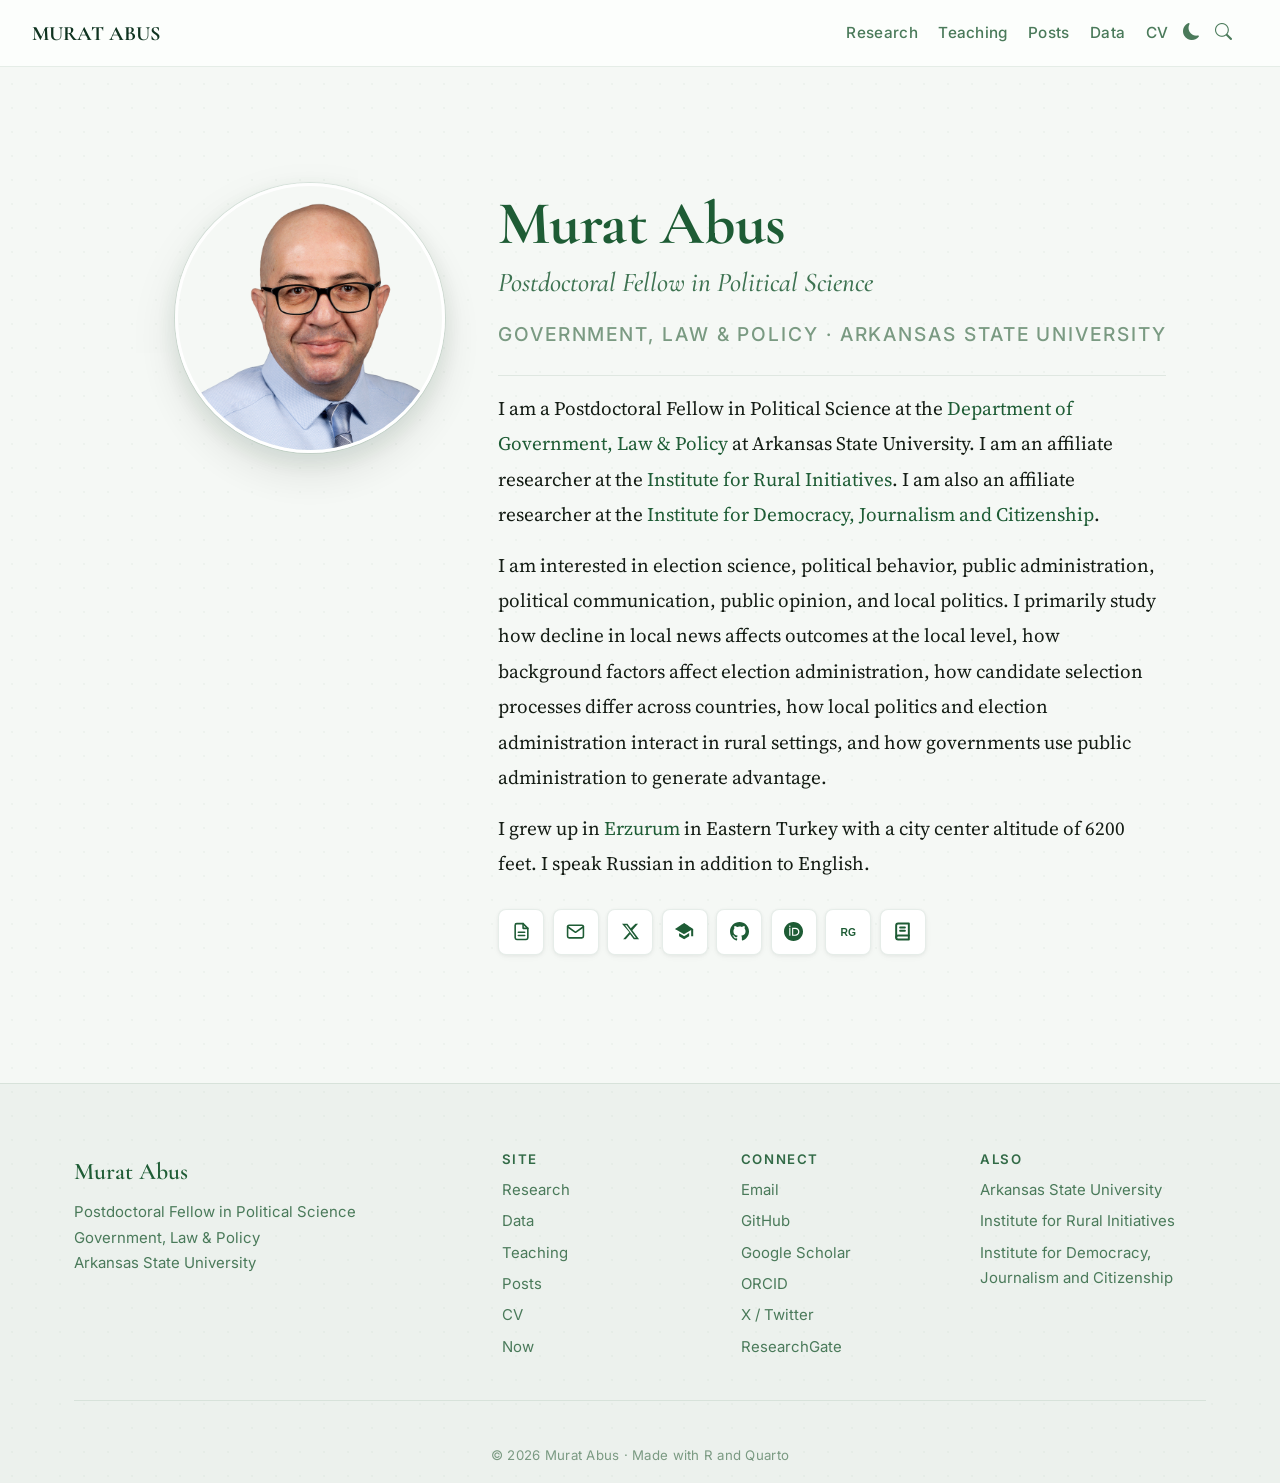
<file: docs/index.html>
<!DOCTYPE html>
<html xmlns="http://www.w3.org/1999/xhtml" lang="en" xml:lang="en"><head>

<meta charset="utf-8">
<meta name="generator" content="quarto-1.9.37">

<meta name="viewport" content="width=device-width, initial-scale=1.0, user-scalable=yes">


<title>Murat Abus</title>
<style>
/* Default styles provided by pandoc.
** See https://pandoc.org/MANUAL.html#variables-for-html for config info.
*/
code{white-space: pre-wrap;}
span.smallcaps{font-variant: small-caps;}
div.columns{display: flex; gap: min(4vw, 1.5em);}
div.column{flex: auto; overflow-x: auto;}
div.hanging-indent{margin-left: 1.5em; text-indent: -1.5em;}
ul.task-list{list-style: none;}
ul.task-list li input[type="checkbox"] {
  width: 0.8em;
  margin: 0 0.8em 0.2em -1em; /* quarto-specific, see https://github.com/quarto-dev/quarto-cli/issues/4556 */ 
  vertical-align: middle;
}
</style>


<script src="site_libs/quarto-nav/quarto-nav.js"></script>
<script src="site_libs/clipboard/clipboard.min.js"></script>
<script src="site_libs/quarto-search/autocomplete.umd.js"></script>
<script src="site_libs/quarto-search/fuse.min.js"></script>
<script src="site_libs/quarto-search/quarto-search.js"></script>
<meta name="quarto:offset" content="./">
<link href="./favicon.ico" rel="icon">
<script src="site_libs/quarto-html/quarto.js" type="module"></script>
<script src="site_libs/quarto-html/tabsets/tabsets.js" type="module"></script>
<script src="site_libs/quarto-html/popper.min.js"></script>
<script src="site_libs/quarto-html/tippy.umd.min.js"></script>
<script src="site_libs/quarto-html/anchor.min.js"></script>
<link href="site_libs/quarto-html/tippy.css" rel="stylesheet">
<link href="site_libs/quarto-html/quarto-syntax-highlighting-7f8f88aac4f3542376d5c11b86a4c14d.css" rel="stylesheet" class="quarto-color-scheme" id="quarto-text-highlighting-styles">
<link href="site_libs/quarto-html/quarto-syntax-highlighting-dark-d0ae9245876894da5ac7e18953ecc5cc.css" rel="stylesheet" class="quarto-color-scheme quarto-color-alternate" id="quarto-text-highlighting-styles">
<link href="site_libs/quarto-html/quarto-syntax-highlighting-7f8f88aac4f3542376d5c11b86a4c14d.css" rel="stylesheet" class="quarto-color-scheme-extra" id="quarto-text-highlighting-styles">
<script src="site_libs/bootstrap/bootstrap.min.js"></script>
<link href="site_libs/bootstrap/bootstrap-icons.css" rel="stylesheet">
<link href="site_libs/bootstrap/bootstrap-416e27836db26bca6413101ed15d3d58.min.css" rel="stylesheet" append-hash="true" class="quarto-color-scheme" id="quarto-bootstrap" data-mode="light">
<link href="site_libs/bootstrap/bootstrap-dark-851051d9b36683405659597a38eb9fc2.min.css" rel="stylesheet" append-hash="true" class="quarto-color-scheme quarto-color-alternate" id="quarto-bootstrap" data-mode="dark">
<link href="site_libs/bootstrap/bootstrap-416e27836db26bca6413101ed15d3d58.min.css" rel="stylesheet" append-hash="true" class="quarto-color-scheme-extra" id="quarto-bootstrap" data-mode="light">
<script id="quarto-search-options" type="application/json">{
  "location": "navbar",
  "copy-button": false,
  "collapse-after": 3,
  "panel-placement": "end",
  "type": "overlay",
  "limit": 50,
  "keyboard-shortcut": [
    "f",
    "/",
    "s"
  ],
  "language": {
    "search-no-results-text": "No results",
    "search-matching-documents-text": "matching documents",
    "search-copy-link-title": "Copy link to search",
    "search-hide-matches-text": "Hide additional matches",
    "search-more-match-text": "more match in this document",
    "search-more-matches-text": "more matches in this document",
    "search-clear-button-title": "Clear",
    "search-text-placeholder": "",
    "search-detached-cancel-button-title": "Cancel",
    "search-submit-button-title": "Submit",
    "search-label": "Search"
  }
}</script>
<style>html{ scroll-behavior: smooth; }</style>


</head>

<body class="nav-fixed quarto-light"><script id="quarto-html-before-body" type="application/javascript">
    const toggleBodyColorMode = (bsSheetEl) => {
      const mode = bsSheetEl.getAttribute("data-mode");
      const bodyEl = window.document.querySelector("body");
      if (mode === "dark") {
        bodyEl.classList.add("quarto-dark");
        bodyEl.classList.remove("quarto-light");
      } else {
        bodyEl.classList.add("quarto-light");
        bodyEl.classList.remove("quarto-dark");
      }
    }
    const toggleBodyColorPrimary = () => {
      const bsSheetEl = window.document.querySelector("link#quarto-bootstrap:not([rel=disabled-stylesheet])");
      if (bsSheetEl) {
        toggleBodyColorMode(bsSheetEl);
      }
    }
    const setColorSchemeToggle = (alternate) => {
      const toggles = window.document.querySelectorAll('.quarto-color-scheme-toggle');
      for (let i=0; i < toggles.length; i++) {
        const toggle = toggles[i];
        if (toggle) {
          if (alternate) {
            toggle.classList.add("alternate");
          } else {
            toggle.classList.remove("alternate");
          }
        }
      }
    };
    const toggleColorMode = (alternate) => {
      // Switch the stylesheets
      const primaryStylesheets = window.document.querySelectorAll('link.quarto-color-scheme:not(.quarto-color-alternate)');
      const alternateStylesheets = window.document.querySelectorAll('link.quarto-color-scheme.quarto-color-alternate');
      manageTransitions('#quarto-margin-sidebar .nav-link', false);
      if (alternate) {
        // note: dark is layered on light, we don't disable primary!
        enableStylesheet(alternateStylesheets);
        for (const sheetNode of alternateStylesheets) {
          if (sheetNode.id === "quarto-bootstrap") {
            toggleBodyColorMode(sheetNode);
          }
        }
      } else {
        disableStylesheet(alternateStylesheets);
        enableStylesheet(primaryStylesheets)
        toggleBodyColorPrimary();
      }
      manageTransitions('#quarto-margin-sidebar .nav-link', true);
      // Switch the toggles
      setColorSchemeToggle(alternate)
      // Hack to workaround the fact that safari doesn't
      // properly recolor the scrollbar when toggling (#1455)
      if (navigator.userAgent.indexOf('Safari') > 0 && navigator.userAgent.indexOf('Chrome') == -1) {
        manageTransitions("body", false);
        window.scrollTo(0, 1);
        setTimeout(() => {
          window.scrollTo(0, 0);
          manageTransitions("body", true);
        }, 40);
      }
    }
    const disableStylesheet = (stylesheets) => {
      for (let i=0; i < stylesheets.length; i++) {
        const stylesheet = stylesheets[i];
        stylesheet.rel = 'disabled-stylesheet';
      }
    }
    const enableStylesheet = (stylesheets) => {
      for (let i=0; i < stylesheets.length; i++) {
        const stylesheet = stylesheets[i];
        if(stylesheet.rel !== 'stylesheet') { // for Chrome, which will still FOUC without this check
          stylesheet.rel = 'stylesheet';
        }
      }
    }
    const manageTransitions = (selector, allowTransitions) => {
      const els = window.document.querySelectorAll(selector);
      for (let i=0; i < els.length; i++) {
        const el = els[i];
        if (allowTransitions) {
          el.classList.remove('notransition');
        } else {
          el.classList.add('notransition');
        }
      }
    }
    const isFileUrl = () => {
      return window.location.protocol === 'file:';
    }
    const hasAlternateSentinel = () => {
      let styleSentinel = getColorSchemeSentinel();
      if (styleSentinel !== null) {
        return styleSentinel === "alternate";
      } else {
        return false;
      }
    }
    const setStyleSentinel = (alternate) => {
      const value = alternate ? "alternate" : "default";
      if (!isFileUrl()) {
        window.localStorage.setItem("quarto-color-scheme", value);
      } else {
        localAlternateSentinel = value;
      }
    }
    const getColorSchemeSentinel = () => {
      if (!isFileUrl()) {
        const storageValue = window.localStorage.getItem("quarto-color-scheme");
        return storageValue != null ? storageValue : localAlternateSentinel;
      } else {
        return localAlternateSentinel;
      }
    }
    const toggleGiscusIfUsed = (isAlternate, darkModeDefault) => {
      const baseTheme = document.querySelector('#giscus-base-theme')?.value ?? 'light';
      const alternateTheme = document.querySelector('#giscus-alt-theme')?.value ?? 'dark';
      let newTheme = '';
      if(authorPrefersDark) {
        newTheme = isAlternate ? baseTheme : alternateTheme;
      } else {
        newTheme = isAlternate ? alternateTheme : baseTheme;
      }
      const changeGiscusTheme = () => {
        // From: https://github.com/giscus/giscus/issues/336
        const sendMessage = (message) => {
          const iframe = document.querySelector('iframe.giscus-frame');
          if (!iframe) return;
          iframe.contentWindow.postMessage({ giscus: message }, 'https://giscus.app');
        }
        sendMessage({
          setConfig: {
            theme: newTheme
          }
        });
      }
      const isGiscussLoaded = window.document.querySelector('iframe.giscus-frame') !== null;
      if (isGiscussLoaded) {
        changeGiscusTheme();
      }
    };
    const authorPrefersDark = false;
    const darkModeDefault = authorPrefersDark;
      document.querySelector('link#quarto-text-highlighting-styles.quarto-color-scheme-extra').rel = 'disabled-stylesheet';
      document.querySelector('link#quarto-bootstrap.quarto-color-scheme-extra').rel = 'disabled-stylesheet';
    let localAlternateSentinel = darkModeDefault ? 'alternate' : 'default';
    // Dark / light mode switch
    window.quartoToggleColorScheme = () => {
      // Read the current dark / light value
      let toAlternate = !hasAlternateSentinel();
      toggleColorMode(toAlternate);
      setStyleSentinel(toAlternate);
      toggleGiscusIfUsed(toAlternate, darkModeDefault);
      window.dispatchEvent(new Event('resize'));
    };
    // Switch to dark mode if need be
    if (hasAlternateSentinel()) {
      toggleColorMode(true);
    } else {
      toggleColorMode(false);
    }
  </script>

<div id="quarto-search-results"></div>
  <header id="quarto-header" class="headroom fixed-top">
    <nav class="navbar navbar-expand-lg " data-bs-theme="dark">
      <div class="navbar-container container-fluid">
      <div class="navbar-brand-container mx-auto">
    <a class="navbar-brand" href="./index.html">
    <span class="navbar-title">Murat Abus</span>
    </a>
  </div>
            <div id="quarto-search" class="" title="Search"></div>
          <button class="navbar-toggler" type="button" data-bs-toggle="collapse" data-bs-target="#navbarCollapse" aria-controls="navbarCollapse" role="menu" aria-expanded="false" aria-label="Toggle navigation" onclick="if (window.quartoToggleHeadroom) { window.quartoToggleHeadroom(); }">
  <span class="navbar-toggler-icon"></span>
</button>
          <div class="collapse navbar-collapse" id="navbarCollapse">
            <ul class="navbar-nav navbar-nav-scroll ms-auto">
  <li class="nav-item">
    <a class="nav-link" href="./research.html"> 
<span class="menu-text">Research</span></a>
  </li>  
  <li class="nav-item">
    <a class="nav-link" href="./teaching.html"> 
<span class="menu-text">Teaching</span></a>
  </li>  
  <li class="nav-item">
    <a class="nav-link" href="./posts/index.html"> 
<span class="menu-text">Posts</span></a>
  </li>  
  <li class="nav-item">
    <a class="nav-link" href="./data.html"> 
<span class="menu-text">Data</span></a>
  </li>  
  <li class="nav-item">
    <a class="nav-link" href="./uploads/cv-abus.pdf"> 
<span class="menu-text">CV</span></a>
  </li>  
</ul>
          </div> <!-- /navcollapse -->
            <div class="quarto-navbar-tools">
  <a href="" class="quarto-color-scheme-toggle quarto-navigation-tool  px-1" onclick="window.quartoToggleColorScheme(); return false;" title="Toggle dark mode"><i class="bi"></i></a>
</div>
      </div> <!-- /container-fluid -->
    </nav>
</header>
<!-- content -->
<div id="quarto-content" class="quarto-container page-columns page-rows-contents page-layout-full page-navbar">
<!-- sidebar -->
<!-- margin-sidebar -->
    
<!-- main -->
<main class="content column-page" id="quarto-document-content"><header id="title-block-header" class="quarto-title-block"></header>





<div class="hero-section">
  <div class="hero-photo">
    <img src="avatar.png" alt="Murat Abus">
  </div>
  <div class="hero-content">
    <p class="hero-name">Murat Abus</p>
    <p class="hero-role">Postdoctoral Fellow in Political Science</p>
    <p class="hero-affiliation">GOVERNMENT, LAW &amp; POLICY · ARKANSAS STATE UNIVERSITY</p>
    <p>
      I am a Postdoctoral Fellow in Political Science at the
      <a href="https://www.astate.edu/colleges/liberal-arts-and-communication/government-law-and-policy/index.html">Department of Government, Law &amp; Policy</a> at Arkansas State University. I am an affiliate researcher at the <a href="https://www.astate.edu/research/institute-for-rural-initiatives.html">Institute for Rural Initiatives</a>. I am also an affiliate researcher at the <a href="https://idjc.syracuse.edu">Institute for Democracy, Journalism and Citizenship</a>. 
    </p>
     <p>
      I am interested in election science, political behavior, public administration, political communication, public opinion, and local politics. I primarily study how decline in local news affects outcomes at the local level, how background factors affect election administration, how candidate selection processes differ across countries, how local politics and election administration interact in rural settings, and how governments use public administration to generate advantage.
    </p>
    <p>
      I grew up in <a href="https://en.wikipedia.org/wiki/Erzurum">Erzurum</a> in Eastern Turkey with a city center altitude of 6200 feet. I speak Russian in addition to English. 
    </p>

    <div class="social-links">
      <a href="uploads/cv-abus.pdf" target="_blank" aria-label="CV">
        <svg xmlns="http://www.w3.org/2000/svg" viewbox="0 0 24 24" fill="none" stroke="currentColor" stroke-width="2" stroke-linecap="round" stroke-linejoin="round"><path d="M14 2H6a2 2 0 0 0-2 2v16a2 2 0 0 0 2 2h12a2 2 0 0 0 2-2V8z"></path><polyline points="14 2 14 8 20 8"></polyline><line x1="16" y1="13" x2="8" y2="13"></line><line x1="16" y1="17" x2="8" y2="17"></line></svg>
      </a>
      <a href="mailto:mabus@astate.edu" aria-label="Email">
        <svg xmlns="http://www.w3.org/2000/svg" viewbox="0 0 24 24" fill="none" stroke="currentColor" stroke-width="2" stroke-linecap="round" stroke-linejoin="round"><path d="M4 4h16c1.1 0 2 .9 2 2v12c0 1.1-.9 2-2 2H4c-1.1 0-2-.9-2-2V6c0-1.1.9-2 2-2z"></path><polyline points="22,6 12,13 2,6"></polyline></svg>
      </a>
      <a href="https://twitter.com/muratabus" target="_blank" aria-label="X / Twitter">
        <svg xmlns="http://www.w3.org/2000/svg" viewbox="0 0 24 24" fill="currentColor"><path d="M18.244 2.25h3.308l-7.227 8.26 8.502 11.24H16.17l-4.714-6.231-5.401 6.231H2.744l7.73-8.835L1.254 2.25H8.08l4.259 5.631 5.905-5.631zm-1.161 17.52h1.833L7.084 4.126H5.117z"></path></svg>
      </a>
      <a href="https://scholar.google.com/citations?user=U80XvUEAAAAJ&amp;hl=en&amp;oi=ao" target="_blank" aria-label="Google Scholar">
        <svg xmlns="http://www.w3.org/2000/svg" viewbox="0 0 25 25" fill="currentColor"><path d="M10.93 2.045c-.547.366-3.22 2.14-5.938 3.945C2.272 7.794.05 9.286.05 9.304c0 .019.136.11.305.2.167.096 2.85 1.583 5.965 3.31l5.656 3.143.144-.074c.082-.04 2.169-1.232 4.642-2.642l4.493-2.568.027 7.947h2.668V9.319l-3.46-2.32c-4.664-3.124-8.392-5.586-8.484-5.606-.045-.008-.527.287-1.076.652M5.355 16.633l.014 2.005 3.31 1.987 3.31 1.982 3.337-2 3.332-2.005V16.62c0-1.092-.013-1.983-.027-1.983s-1.318.782-2.9 1.741l-3.306 1.996-.431.256-1.32-.791a604.12 604.12 0 0 1-3.286-1.979l-2.005-1.21c-.024-.008-.032.883-.027 1.983"></path></svg>
      </a>
      <a href="https://github.com/murabus" target="_blank" aria-label="GitHub">
        <svg xmlns="http://www.w3.org/2000/svg" viewbox="0 0 24 24" fill="currentColor"><path d="M12 0C5.374 0 0 5.373 0 12c0 5.302 3.438 9.8 8.207 11.387.599.111.793-.261.793-.577v-2.234c-3.338.726-4.033-1.416-4.033-1.416-.546-1.387-1.333-1.756-1.333-1.756-1.089-.745.083-.729.083-.729 1.205.084 1.839 1.237 1.839 1.237 1.07 1.834 2.807 1.304 3.492.997.107-.775.418-1.305.762-1.604-2.665-.305-5.467-1.334-5.467-5.931 0-1.311.469-2.381 1.236-3.221-.124-.303-.535-1.524.117-3.176 0 0 1.008-.322 3.301 1.23A11.509 11.509 0 0 1 12 5.803c1.02.005 2.047.138 3.006.404 2.291-1.552 3.297-1.23 3.297-1.23.653 1.653.242 2.874.118 3.176.77.84 1.235 1.911 1.235 3.221 0 4.609-2.807 5.624-5.479 5.921.43.372.823 1.102.823 2.222v3.293c0 .319.192.694.801.576C20.566 21.797 24 17.3 24 12c0-6.627-5.373-12-12-12z"></path></svg>
      </a>
      <a href="https://orcid.org/0000-0002-0153-5010" target="_blank" aria-label="ORCID">
        <svg xmlns="http://www.w3.org/2000/svg" viewbox="0 0 24 24" fill="currentColor"><path d="M12 0C5.372 0 0 5.372 0 12s5.372 12 12 12 12-5.372 12-12S18.628 0 12 0zM7.369 4.378c.525 0 .947.431.947.947s-.422.947-.947.947a.95.95 0 0 1-.947-.947c0-.525.422-.947.947-.947zm-.722 3.038h1.444v10.041H6.647V7.416zm3.562 0h3.9c3.712 0 5.344 2.653 5.344 5.025 0 2.578-2.016 5.016-5.325 5.016h-3.919V7.416zm1.444 1.303v7.444h2.297c3.272 0 3.9-2.522 3.9-3.722 0-2.128-1.284-3.722-3.853-3.722h-2.344z"></path></svg>
      </a>
      <a href="https://www.researchgate.net/profile/Murat-Abus" target="_blank" aria-label="ResearchGate">
        <svg xmlns="http://www.w3.org/2000/svg" viewbox="0 0 24 24" fill="currentColor"><text x="2" y="18" font-family="Arial, sans-serif" font-weight="800" font-size="13" fill="currentColor">RG</text></svg>
      </a>
      <a href="https://dataverse.harvard.edu/dataverse/harvard?q=%22Abus,%20Murat%22" target="_blank" aria-label="Harvard Dataverse">
        <svg xmlns="http://www.w3.org/2000/svg" viewbox="0 0 24 24" fill="none" stroke="currentColor" stroke-width="2.5" stroke-linecap="round" stroke-linejoin="round"><path d="M4 19.5A2.5 2.5 0 0 1 6.5 17H20"></path><path d="M6.5 2H20v20H6.5A2.5 2.5 0 0 1 4 19.5v-15A2.5 2.5 0 0 1 6.5 2z"></path><line x1="9" y1="7" x2="15" y2="7"></line><line x1="9" y1="11" x2="15" y2="11"></line></svg>
      </a>
    </div>
  </div>
</div>



</main> <!-- /main -->
<script>
(function() {
  // Quarto renders <i class="bi"></i> for the toggle with no icon class.
  // We add bi-moon-fill (light mode) or bi-sun-fill (dark mode).
  function setToggleIcon() {
    var icon = document.querySelector('.quarto-color-scheme-toggle i.bi');
    if (!icon) return;
    var isDark = document.documentElement.classList.contains('quarto-dark') ||
                 document.body.classList.contains('quarto-dark') ||
                 document.documentElement.getAttribute('data-bs-theme') === 'dark';
    icon.className = isDark ? 'bi bi-sun-fill' : 'bi bi-moon-fill';
  }

  // Run on load
  document.addEventListener('DOMContentLoaded', setToggleIcon);

  // Run after toggle click
  document.addEventListener('click', function(e) {
    if (e.target.closest('.quarto-color-scheme-toggle')) {
      setTimeout(setToggleIcon, 50);
    }
  });
})();
</script>
<script>
(function() {
  function fixNavbarFont() {
    var navbars = document.querySelectorAll('.navbar');
    for (var i = 0; i < navbars.length; i++) {
      navbars[i].style.setProperty('font-size', '1.125rem', 'important');
    }
  }
  fixNavbarFont();
  window.addEventListener('load', fixNavbarFont);
  document.addEventListener('click', function(e) {
    if (e.target.closest('.quarto-color-scheme-toggle')) {
      setTimeout(fixNavbarFont, 100);
    }
  });
})();
</script>
<script id="quarto-html-after-body" type="application/javascript">
  window.document.addEventListener("DOMContentLoaded", function (event) {
    // Ensure there is a toggle, if there isn't float one in the top right
    if (window.document.querySelector('.quarto-color-scheme-toggle') === null) {
      const a = window.document.createElement('a');
      a.classList.add('top-right');
      a.classList.add('quarto-color-scheme-toggle');
      a.href = "";
      a.onclick = function() { try { window.quartoToggleColorScheme(); } catch {} return false; };
      const i = window.document.createElement("i");
      i.classList.add('bi');
      a.appendChild(i);
      window.document.body.appendChild(a);
    }
    setColorSchemeToggle(hasAlternateSentinel())
    const icon = "";
    const anchorJS = new window.AnchorJS();
    anchorJS.options = {
      placement: 'right',
      icon: icon
    };
    anchorJS.add('.anchored');
    const isCodeAnnotation = (el) => {
      for (const clz of el.classList) {
        if (clz.startsWith('code-annotation-')) {                     
          return true;
        }
      }
      return false;
    }
    const onCopySuccess = function(e) {
      // button target
      const button = e.trigger;
      // don't keep focus
      button.blur();
      // flash "checked"
      button.classList.add('code-copy-button-checked');
      var currentTitle = button.getAttribute("title");
      button.setAttribute("title", "Copied!");
      let tooltip;
      if (window.bootstrap) {
        button.setAttribute("data-bs-toggle", "tooltip");
        button.setAttribute("data-bs-placement", "left");
        button.setAttribute("data-bs-title", "Copied!");
        tooltip = new bootstrap.Tooltip(button, 
          { trigger: "manual", 
            customClass: "code-copy-button-tooltip",
            offset: [0, -8]});
        tooltip.show();    
      }
      setTimeout(function() {
        if (tooltip) {
          tooltip.hide();
          button.removeAttribute("data-bs-title");
          button.removeAttribute("data-bs-toggle");
          button.removeAttribute("data-bs-placement");
        }
        button.setAttribute("title", currentTitle);
        button.classList.remove('code-copy-button-checked');
      }, 1000);
      // clear code selection
      e.clearSelection();
    }
    const getTextToCopy = function(trigger) {
      const outerScaffold = trigger.parentElement.cloneNode(true);
      const codeEl = outerScaffold.querySelector('code');
      for (const childEl of codeEl.children) {
        if (isCodeAnnotation(childEl)) {
          childEl.remove();
        }
      }
      return codeEl.innerText;
    }
    const clipboard = new window.ClipboardJS('.code-copy-button:not([data-in-quarto-modal])', {
      text: getTextToCopy
    });
    clipboard.on('success', onCopySuccess);
    if (window.document.getElementById('quarto-embedded-source-code-modal')) {
      const clipboardModal = new window.ClipboardJS('.code-copy-button[data-in-quarto-modal]', {
        text: getTextToCopy,
        container: window.document.getElementById('quarto-embedded-source-code-modal')
      });
      clipboardModal.on('success', onCopySuccess);
    }
      var localhostRegex = new RegExp(/^(?:http|https):\/\/localhost\:?[0-9]*\//);
      var mailtoRegex = new RegExp(/^mailto:/);
        var filterRegex = new RegExp("https:\/\/muratabus\.com");
      var isInternal = (href) => {
          return filterRegex.test(href) || localhostRegex.test(href) || mailtoRegex.test(href);
      }
      // Inspect non-navigation links and adorn them if external
     var links = window.document.querySelectorAll('a[href]:not(.nav-link):not(.navbar-brand):not(.toc-action):not(.sidebar-link):not(.sidebar-item-toggle):not(.pagination-link):not(.no-external):not([aria-hidden]):not(.dropdown-item):not(.quarto-navigation-tool):not(.about-link)');
      for (var i=0; i<links.length; i++) {
        const link = links[i];
        if (!isInternal(link.href)) {
          // undo the damage that might have been done by quarto-nav.js in the case of
          // links that we want to consider external
          if (link.dataset.originalHref !== undefined) {
            link.href = link.dataset.originalHref;
          }
        }
      }
    function tippyHover(el, contentFn, onTriggerFn, onUntriggerFn) {
      const config = {
        allowHTML: true,
        maxWidth: 500,
        delay: 100,
        arrow: false,
        appendTo: function(el) {
            return el.parentElement;
        },
        interactive: true,
        interactiveBorder: 10,
        theme: 'quarto',
        placement: 'bottom-start',
      };
      if (contentFn) {
        config.content = contentFn;
      }
      if (onTriggerFn) {
        config.onTrigger = onTriggerFn;
      }
      if (onUntriggerFn) {
        config.onUntrigger = onUntriggerFn;
      }
      window.tippy(el, config); 
    }
    const noterefs = window.document.querySelectorAll('a[role="doc-noteref"]');
    for (var i=0; i<noterefs.length; i++) {
      const ref = noterefs[i];
      tippyHover(ref, function() {
        // use id or data attribute instead here
        let href = ref.getAttribute('data-footnote-href') || ref.getAttribute('href');
        try { href = new URL(href).hash; } catch {}
        const id = href.replace(/^#\/?/, "");
        const note = window.document.getElementById(id);
        if (note) {
          return note.innerHTML;
        } else {
          return "";
        }
      });
    }
    const xrefs = window.document.querySelectorAll('a.quarto-xref');
    const processXRef = (id, note) => {
      // Strip column container classes
      const stripColumnClz = (el) => {
        el.classList.remove("page-full", "page-columns");
        if (el.children) {
          for (const child of el.children) {
            stripColumnClz(child);
          }
        }
      }
      stripColumnClz(note)
      if (id === null || id.startsWith('sec-')) {
        // Special case sections, only their first couple elements
        const container = document.createElement("div");
        if (note.children && note.children.length > 2) {
          container.appendChild(note.children[0].cloneNode(true));
          for (let i = 1; i < note.children.length; i++) {
            const child = note.children[i];
            if (child.tagName === "P" && child.innerText === "") {
              continue;
            } else {
              container.appendChild(child.cloneNode(true));
              break;
            }
          }
          if (window.Quarto?.typesetMath) {
            window.Quarto.typesetMath(container);
          }
          return container.innerHTML
        } else {
          if (window.Quarto?.typesetMath) {
            window.Quarto.typesetMath(note);
          }
          return note.innerHTML;
        }
      } else {
        // Remove any anchor links if they are present
        const anchorLink = note.querySelector('a.anchorjs-link');
        if (anchorLink) {
          anchorLink.remove();
        }
        if (window.Quarto?.typesetMath) {
          window.Quarto.typesetMath(note);
        }
        if (note.classList.contains("callout")) {
          return note.outerHTML;
        } else {
          return note.innerHTML;
        }
      }
    }
    for (var i=0; i<xrefs.length; i++) {
      const xref = xrefs[i];
      tippyHover(xref, undefined, function(instance) {
        instance.disable();
        let url = xref.getAttribute('href');
        let hash = undefined; 
        if (url.startsWith('#')) {
          hash = url;
        } else {
          try { hash = new URL(url).hash; } catch {}
        }
        if (hash) {
          const id = hash.replace(/^#\/?/, "");
          const note = window.document.getElementById(id);
          if (note !== null) {
            try {
              const html = processXRef(id, note.cloneNode(true));
              instance.setContent(html);
            } finally {
              instance.enable();
              instance.show();
            }
          } else {
            // See if we can fetch this
            fetch(url.split('#')[0])
            .then(res => res.text())
            .then(html => {
              const parser = new DOMParser();
              const htmlDoc = parser.parseFromString(html, "text/html");
              const note = htmlDoc.getElementById(id);
              if (note !== null) {
                const html = processXRef(id, note);
                instance.setContent(html);
              } 
            }).finally(() => {
              instance.enable();
              instance.show();
            });
          }
        } else {
          // See if we can fetch a full url (with no hash to target)
          // This is a special case and we should probably do some content thinning / targeting
          fetch(url)
          .then(res => res.text())
          .then(html => {
            const parser = new DOMParser();
            const htmlDoc = parser.parseFromString(html, "text/html");
            const note = htmlDoc.querySelector('main.content');
            if (note !== null) {
              // This should only happen for chapter cross references
              // (since there is no id in the URL)
              // remove the first header
              if (note.children.length > 0 && note.children[0].tagName === "HEADER") {
                note.children[0].remove();
              }
              const html = processXRef(null, note);
              instance.setContent(html);
            } 
          }).finally(() => {
            instance.enable();
            instance.show();
          });
        }
      }, function(instance) {
      });
    }
        let selectedAnnoteEl;
        const selectorForAnnotation = ( cell, annotation) => {
          let cellAttr = 'data-code-cell="' + cell + '"';
          let lineAttr = 'data-code-annotation="' +  annotation + '"';
          const selector = 'span[' + cellAttr + '][' + lineAttr + ']';
          return selector;
        }
        const selectCodeLines = (annoteEl) => {
          const doc = window.document;
          const targetCell = annoteEl.getAttribute("data-target-cell");
          const targetAnnotation = annoteEl.getAttribute("data-target-annotation");
          const annoteSpan = window.document.querySelector(selectorForAnnotation(targetCell, targetAnnotation));
          const lines = annoteSpan.getAttribute("data-code-lines").split(",");
          const lineIds = lines.map((line) => {
            return targetCell + "-" + line;
          })
          let top = null;
          let height = null;
          let parent = null;
          if (lineIds.length > 0) {
              //compute the position of the single el (top and bottom and make a div)
              const el = window.document.getElementById(lineIds[0]);
              top = el.offsetTop;
              height = el.offsetHeight;
              parent = el.parentElement.parentElement;
            if (lineIds.length > 1) {
              const lastEl = window.document.getElementById(lineIds[lineIds.length - 1]);
              const bottom = lastEl.offsetTop + lastEl.offsetHeight;
              height = bottom - top;
            }
            if (top !== null && height !== null && parent !== null) {
              // cook up a div (if necessary) and position it 
              let div = window.document.getElementById("code-annotation-line-highlight");
              if (div === null) {
                div = window.document.createElement("div");
                div.setAttribute("id", "code-annotation-line-highlight");
                div.style.position = 'absolute';
                parent.appendChild(div);
              }
              div.style.top = top - 2 + "px";
              div.style.height = height + 4 + "px";
              div.style.left = 0;
              let gutterDiv = window.document.getElementById("code-annotation-line-highlight-gutter");
              if (gutterDiv === null) {
                gutterDiv = window.document.createElement("div");
                gutterDiv.setAttribute("id", "code-annotation-line-highlight-gutter");
                gutterDiv.style.position = 'absolute';
                const codeCell = window.document.getElementById(targetCell);
                const gutter = codeCell.querySelector('.code-annotation-gutter');
                gutter.appendChild(gutterDiv);
              }
              gutterDiv.style.top = top - 2 + "px";
              gutterDiv.style.height = height + 4 + "px";
            }
            selectedAnnoteEl = annoteEl;
          }
        };
        const unselectCodeLines = () => {
          const elementsIds = ["code-annotation-line-highlight", "code-annotation-line-highlight-gutter"];
          elementsIds.forEach((elId) => {
            const div = window.document.getElementById(elId);
            if (div) {
              div.remove();
            }
          });
          selectedAnnoteEl = undefined;
        };
          // Handle positioning of the toggle
      window.addEventListener(
        "resize",
        throttle(() => {
          elRect = undefined;
          if (selectedAnnoteEl) {
            selectCodeLines(selectedAnnoteEl);
          }
        }, 10)
      );
      function throttle(fn, ms) {
      let throttle = false;
      let timer;
        return (...args) => {
          if(!throttle) { // first call gets through
              fn.apply(this, args);
              throttle = true;
          } else { // all the others get throttled
              if(timer) clearTimeout(timer); // cancel #2
              timer = setTimeout(() => {
                fn.apply(this, args);
                timer = throttle = false;
              }, ms);
          }
        };
      }
        // Attach click handler to the DT
        const annoteDls = window.document.querySelectorAll('dt[data-target-cell]');
        for (const annoteDlNode of annoteDls) {
          annoteDlNode.addEventListener('click', (event) => {
            const clickedEl = event.target;
            if (clickedEl !== selectedAnnoteEl) {
              unselectCodeLines();
              const activeEl = window.document.querySelector('dt[data-target-cell].code-annotation-active');
              if (activeEl) {
                activeEl.classList.remove('code-annotation-active');
              }
              selectCodeLines(clickedEl);
              clickedEl.classList.add('code-annotation-active');
            } else {
              // Unselect the line
              unselectCodeLines();
              clickedEl.classList.remove('code-annotation-active');
            }
          });
        }
    const findCites = (el) => {
      const parentEl = el.parentElement;
      if (parentEl) {
        const cites = parentEl.dataset.cites;
        if (cites) {
          return {
            el,
            cites: cites.split(' ')
          };
        } else {
          return findCites(el.parentElement)
        }
      } else {
        return undefined;
      }
    };
    var bibliorefs = window.document.querySelectorAll('a[role="doc-biblioref"]');
    for (var i=0; i<bibliorefs.length; i++) {
      const ref = bibliorefs[i];
      const citeInfo = findCites(ref);
      if (citeInfo) {
        tippyHover(citeInfo.el, function() {
          var popup = window.document.createElement('div');
          citeInfo.cites.forEach(function(cite) {
            var citeDiv = window.document.createElement('div');
            citeDiv.classList.add('hanging-indent');
            citeDiv.classList.add('csl-entry');
            var biblioDiv = window.document.getElementById('ref-' + cite);
            if (biblioDiv) {
              citeDiv.innerHTML = biblioDiv.innerHTML;
            }
            popup.appendChild(citeDiv);
          });
          return popup.innerHTML;
        });
      }
    }
  });
  </script>
</div> <!-- /content -->
<footer class="footer">
  <div class="nav-footer">
    <div class="nav-footer-left">
<div class="site-footer">
<div class="footer-grid">
<div class="footer-col footer-col-about">
<p><strong>Murat Abus</strong> <br>Postdoctoral Fellow in Political Science <br>Government, Law &amp; Policy <br>Arkansas State University</p>
</div>
<section id="site" class="level4 footer-col">
<h4 data-anchor-id="site">Site</h4>
<ul>
<li><a href="research.html">Research</a></li>
<li><a href="data.html">Data</a></li>
<li><a href="teaching.html">Teaching</a></li>
<li><a href="posts/index.html">Posts</a></li>
<li><a href="uploads/cv-abus.pdf">CV</a></li>
<li><a href="now.html">Now</a></li>
</ul>
</section>
<section id="connect" class="level4 footer-col">
<h4 data-anchor-id="connect">Connect</h4>
<ul>
<li><a href="mailto:muabus@syr.edu">Email</a></li>
<li><a href="https://github.com/murabus">GitHub</a></li>
<li><a href="https://scholar.google.com/citations?user=U80XvUEAAAAJ&amp;hl=en&amp;oi=ao">Google Scholar</a></li>
<li><a href="https://orcid.org/0000-0002-0153-5010">ORCID</a></li>
<li><a href="https://twitter.com/muratabus">X / Twitter</a></li>
<li><a href="https://www.researchgate.net/profile/Murat-Abus">ResearchGate</a></li>
</ul>
</section>
<section id="also" class="level4 footer-col">
<h4 data-anchor-id="also">Also</h4>
<ul>
<li><a href="https://www.astate.edu">Arkansas State University</a></li>
<li><a href="https://www.astate.edu/research/institute-for-rural-initiatives.html">Institute for Rural Initiatives</a></li>
<li><a href="https://idjc.syracuse.edu/">Institute for Democracy, Journalism and Citizenship</a></li>
</ul>
</section>
</div>
</div>
<div class="footer-bottom">
<p><span>© 2026 Murat Abus · Made with <a href="https://www.r-project.org">R</a> and <a href="https://quarto.org">Quarto</a></span></p>
</div>
</div>   
    <div class="nav-footer-center">
      &nbsp;
    </div>
    <div class="nav-footer-right">
      &nbsp;
    </div>
  </div>
</footer>




<script src="site_libs/quarto-html/zenscroll-min.js"></script>
</body></html>
</file>
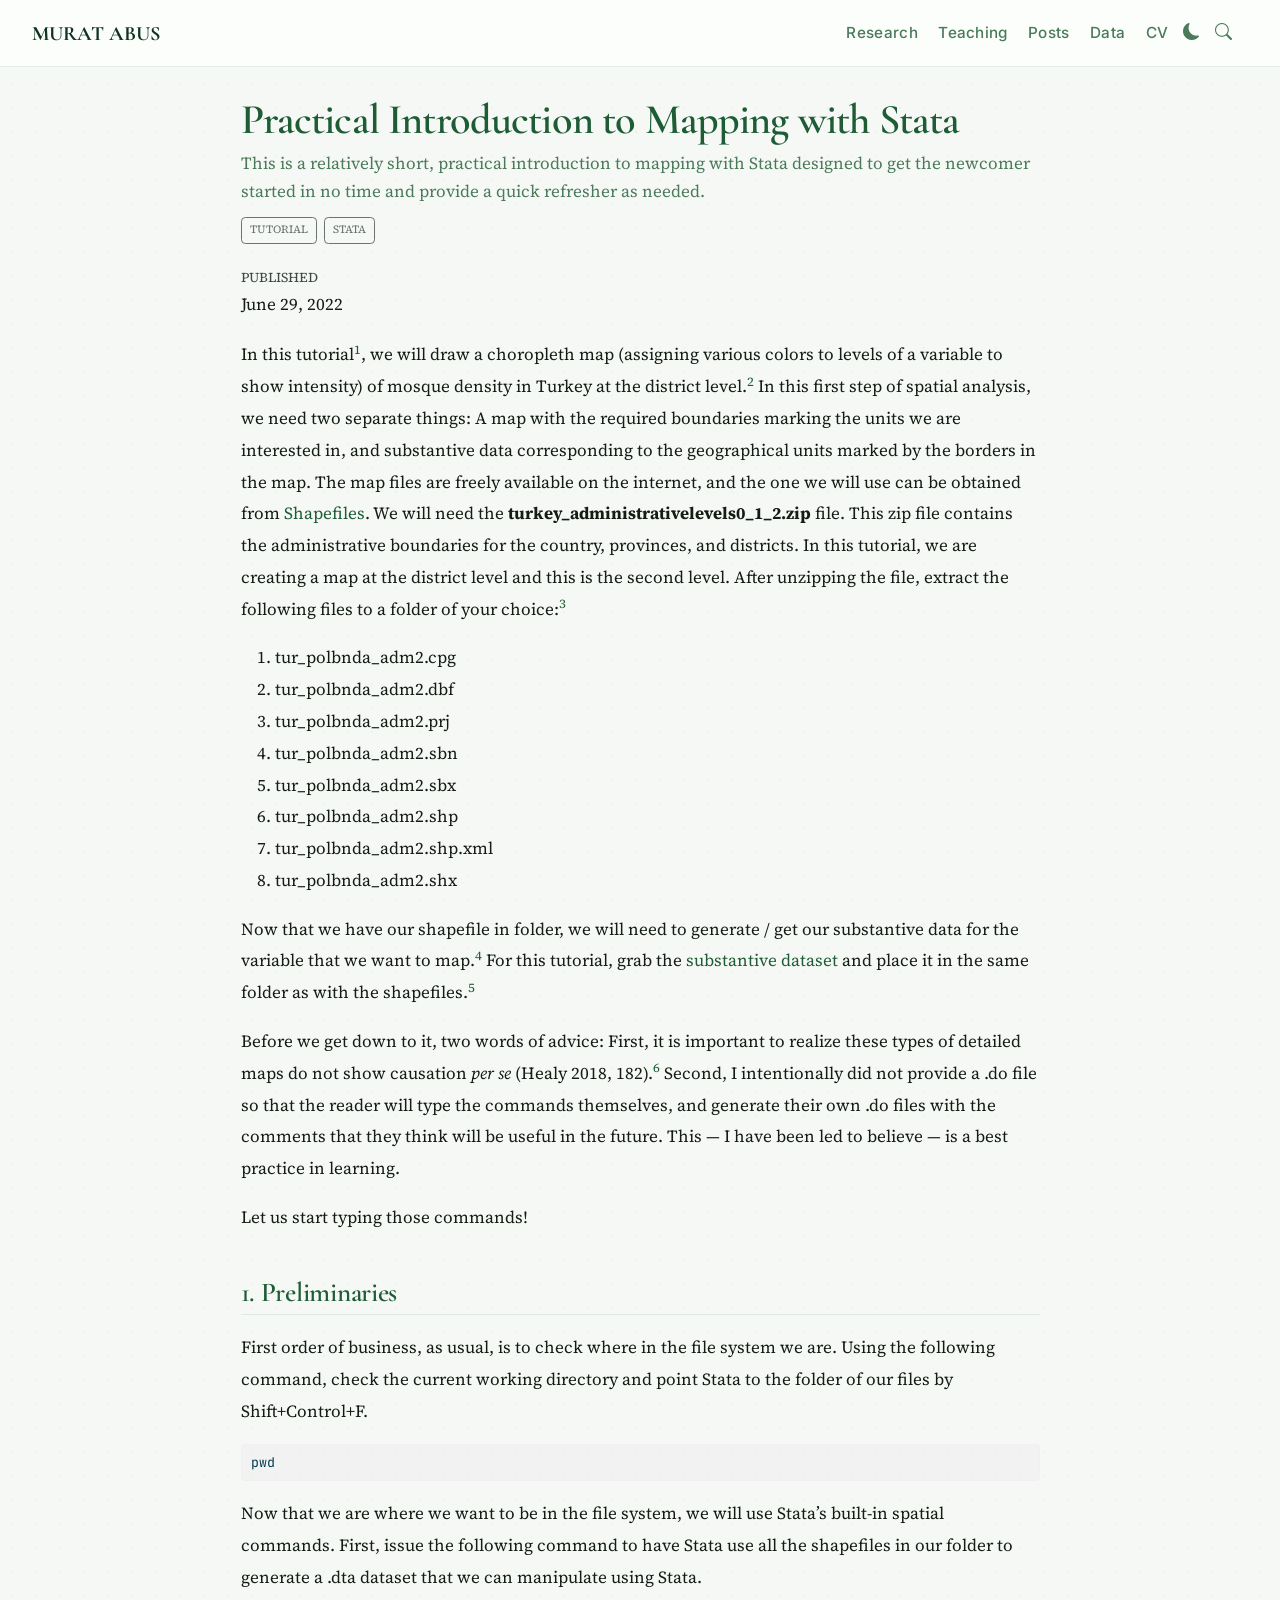
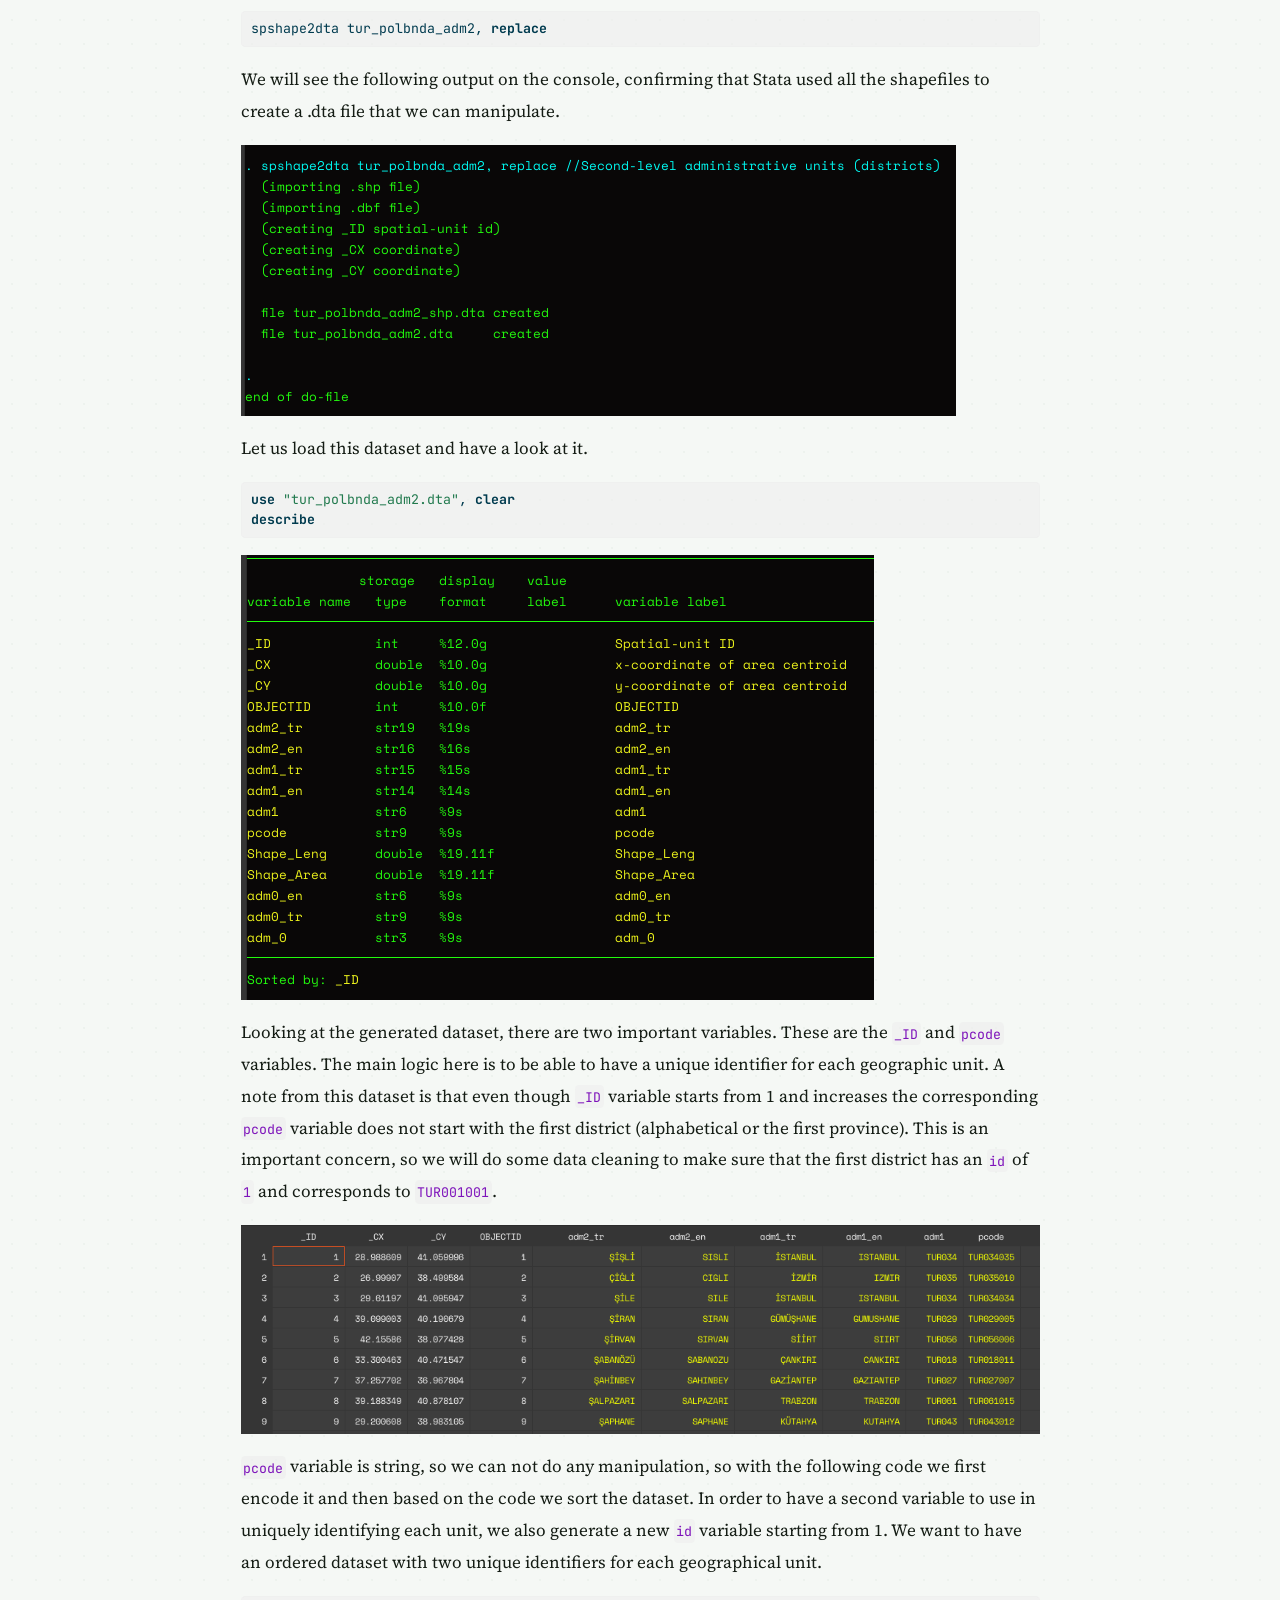
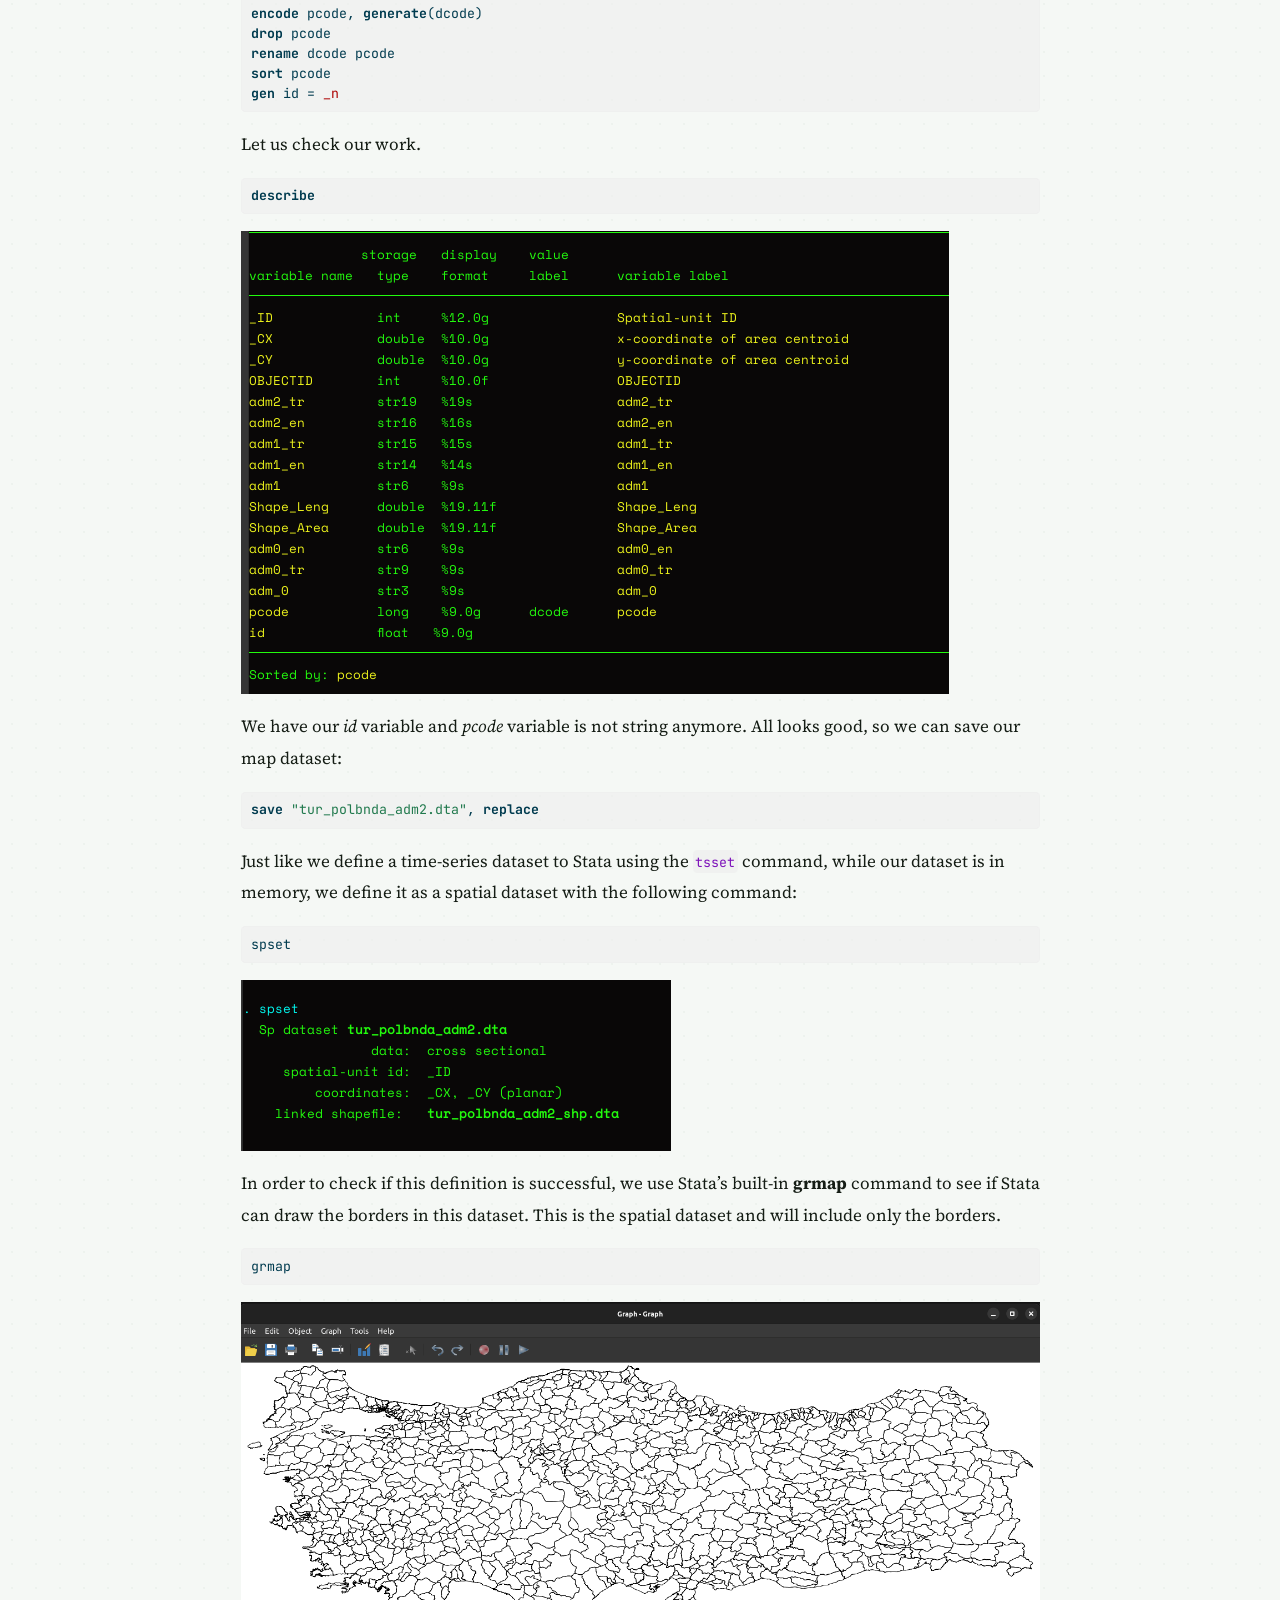
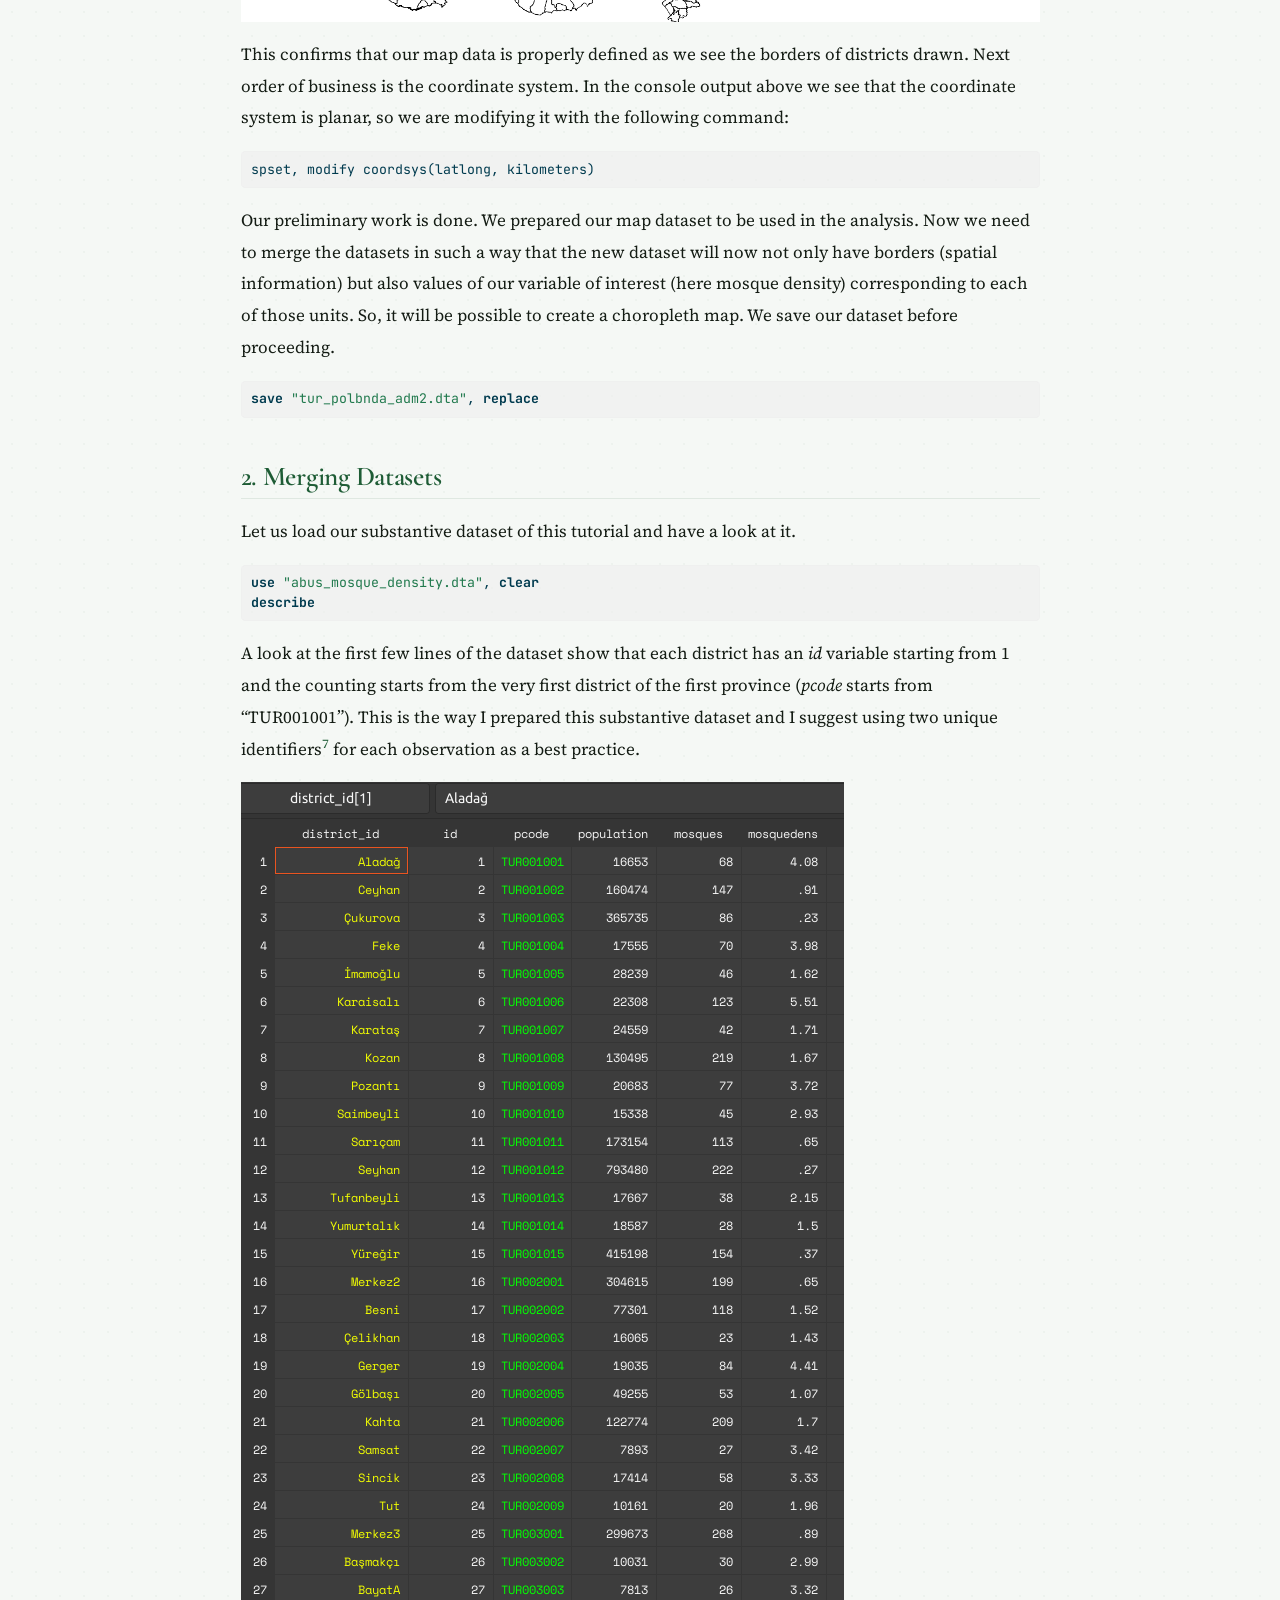
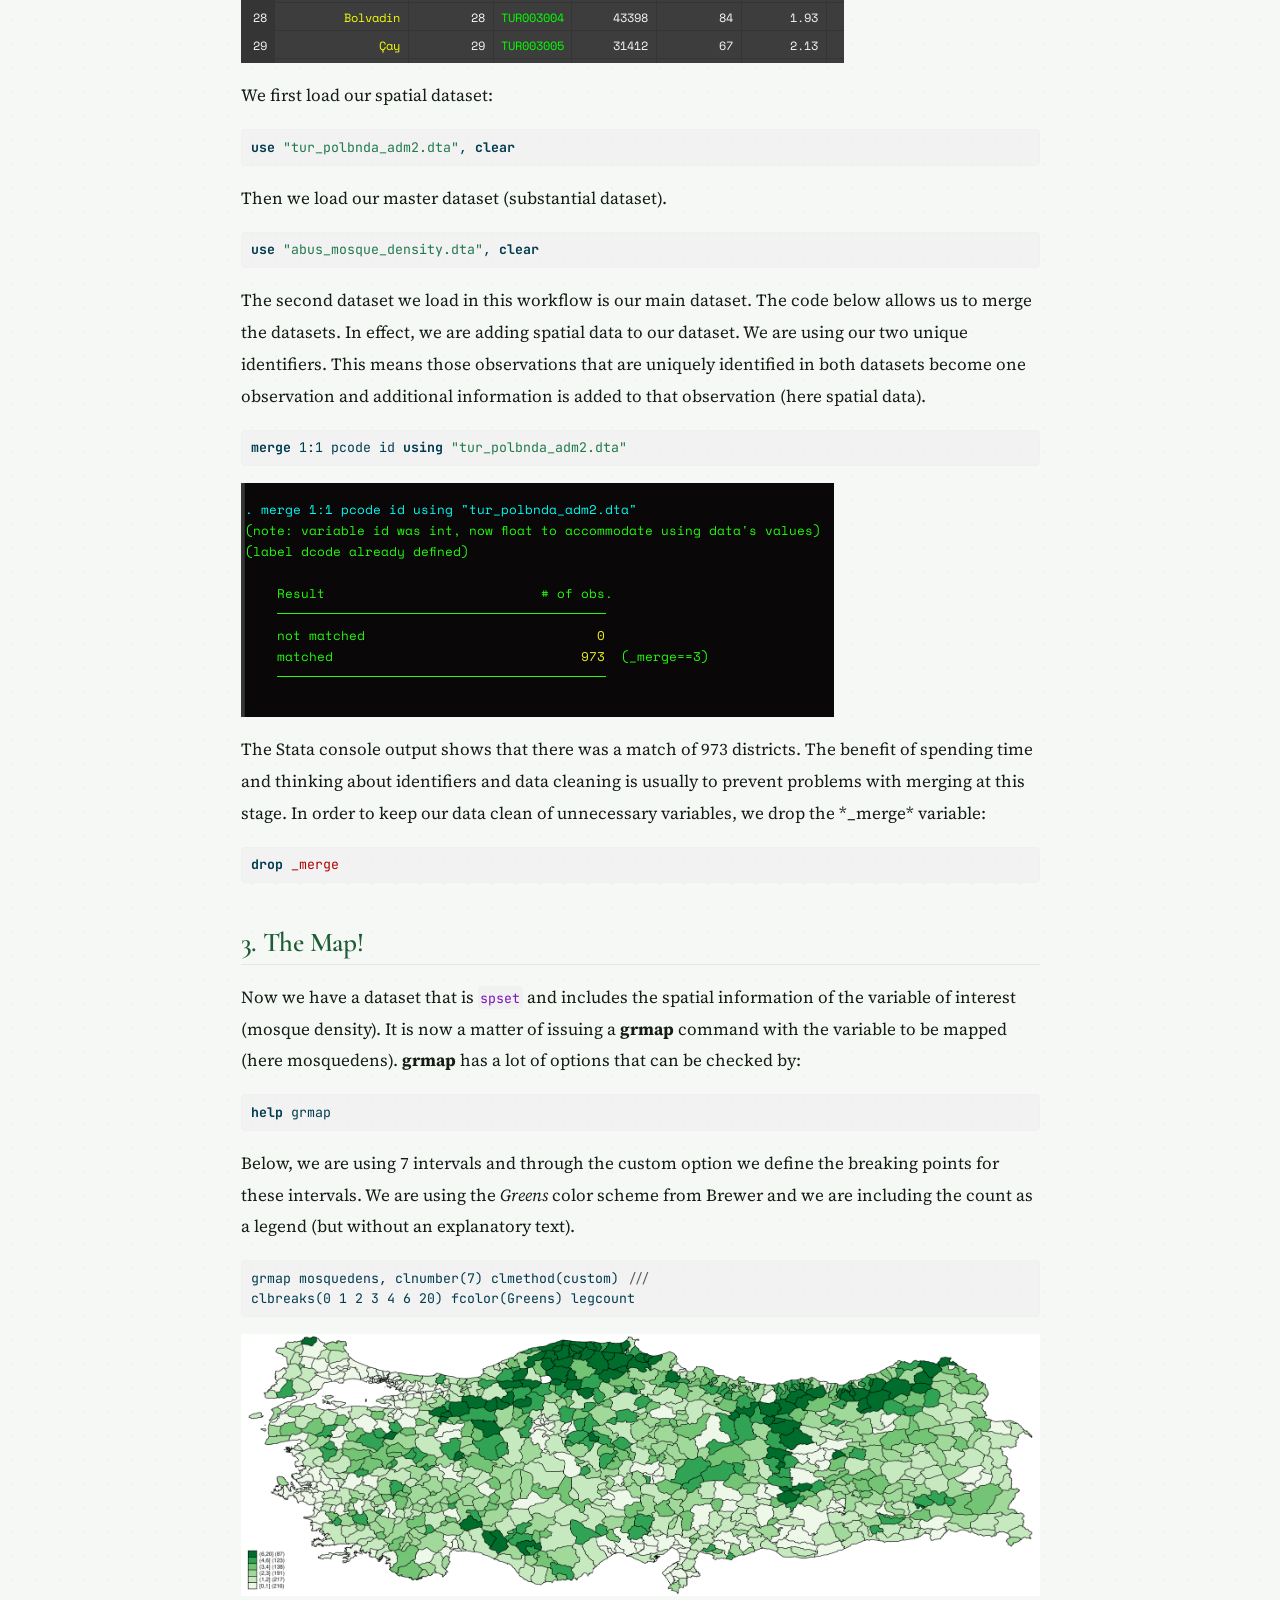
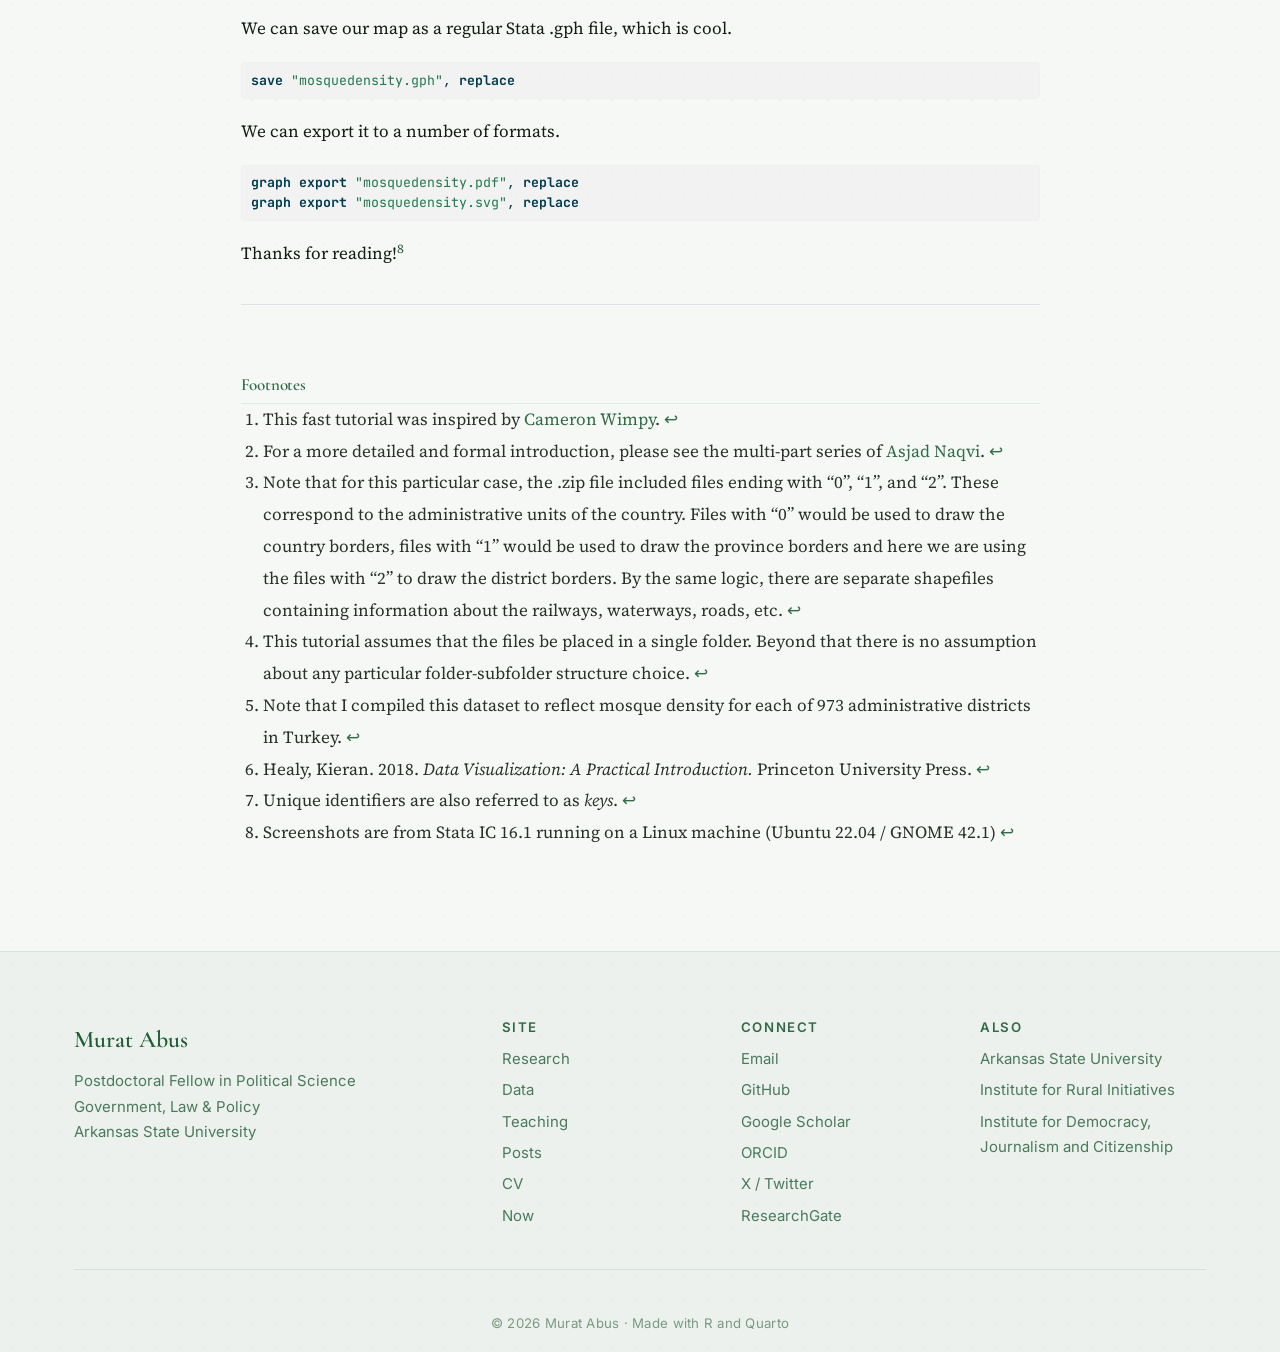
<file: docs/posts/2022-06-24-practical-introduction-to-mapping-with-stata/index.html>
<!DOCTYPE html>
<html xmlns="http://www.w3.org/1999/xhtml" lang="en" xml:lang="en"><head>

<meta charset="utf-8">
<meta name="generator" content="quarto-1.9.37">

<meta name="viewport" content="width=device-width, initial-scale=1.0, user-scalable=yes">

<meta name="dcterms.date" content="2022-06-29">

<title>Practical Introduction to Mapping with Stata – Murat Abus</title>
<style>
/* Default styles provided by pandoc.
** See https://pandoc.org/MANUAL.html#variables-for-html for config info.
*/
code{white-space: pre-wrap;}
span.smallcaps{font-variant: small-caps;}
div.columns{display: flex; gap: min(4vw, 1.5em);}
div.column{flex: auto; overflow-x: auto;}
div.hanging-indent{margin-left: 1.5em; text-indent: -1.5em;}
ul.task-list{list-style: none;}
ul.task-list li input[type="checkbox"] {
  width: 0.8em;
  margin: 0 0.8em 0.2em -1em; /* quarto-specific, see https://github.com/quarto-dev/quarto-cli/issues/4556 */ 
  vertical-align: middle;
}
/* CSS for syntax highlighting */
html { -webkit-text-size-adjust: 100%; }
pre > code.sourceCode { white-space: pre; position: relative; }
pre > code.sourceCode > span { display: inline-block; line-height: 1.25; }
pre > code.sourceCode > span:empty { height: 1.2em; }
.sourceCode { overflow: visible; }
code.sourceCode > span { color: inherit; text-decoration: inherit; }
div.sourceCode { margin: 1em 0; }
pre.sourceCode { margin: 0; }
@media screen {
div.sourceCode { overflow: auto; }
}
@media print {
pre > code.sourceCode { white-space: pre-wrap; }
pre > code.sourceCode > span { text-indent: -5em; padding-left: 5em; }
}
pre.numberSource code
  { counter-reset: source-line 0; }
pre.numberSource code > span
  { position: relative; left: -4em; counter-increment: source-line; }
pre.numberSource code > span > a:first-child::before
  { content: counter(source-line);
    position: relative; left: -1em; text-align: right; vertical-align: baseline;
    border: none; display: inline-block;
    -webkit-touch-callout: none; -webkit-user-select: none;
    -khtml-user-select: none; -moz-user-select: none;
    -ms-user-select: none; user-select: none;
    padding: 0 4px; width: 4em;
  }
pre.numberSource { margin-left: 3em;  padding-left: 4px; }
div.sourceCode
  {   }
@media screen {
pre > code.sourceCode > span > a:first-child::before { text-decoration: underline; }
}
</style>


<script src="../../site_libs/quarto-nav/quarto-nav.js"></script>
<script src="../../site_libs/clipboard/clipboard.min.js"></script>
<script src="../../site_libs/quarto-search/autocomplete.umd.js"></script>
<script src="../../site_libs/quarto-search/fuse.min.js"></script>
<script src="../../site_libs/quarto-search/quarto-search.js"></script>
<meta name="quarto:offset" content="../../">
<link href="../../favicon.ico" rel="icon">
<script src="../../site_libs/quarto-html/quarto.js" type="module"></script>
<script src="../../site_libs/quarto-html/tabsets/tabsets.js" type="module"></script>
<script src="../../site_libs/quarto-html/popper.min.js"></script>
<script src="../../site_libs/quarto-html/tippy.umd.min.js"></script>
<script src="../../site_libs/quarto-html/anchor.min.js"></script>
<link href="../../site_libs/quarto-html/tippy.css" rel="stylesheet">
<link href="../../site_libs/quarto-html/quarto-syntax-highlighting-7f8f88aac4f3542376d5c11b86a4c14d.css" rel="stylesheet" class="quarto-color-scheme" id="quarto-text-highlighting-styles">
<link href="../../site_libs/quarto-html/quarto-syntax-highlighting-dark-d0ae9245876894da5ac7e18953ecc5cc.css" rel="stylesheet" class="quarto-color-scheme quarto-color-alternate" id="quarto-text-highlighting-styles">
<link href="../../site_libs/quarto-html/quarto-syntax-highlighting-7f8f88aac4f3542376d5c11b86a4c14d.css" rel="stylesheet" class="quarto-color-scheme-extra" id="quarto-text-highlighting-styles">
<script src="../../site_libs/bootstrap/bootstrap.min.js"></script>
<link href="../../site_libs/bootstrap/bootstrap-icons.css" rel="stylesheet">
<link href="../../site_libs/bootstrap/bootstrap-416e27836db26bca6413101ed15d3d58.min.css" rel="stylesheet" append-hash="true" class="quarto-color-scheme" id="quarto-bootstrap" data-mode="light">
<link href="../../site_libs/bootstrap/bootstrap-dark-851051d9b36683405659597a38eb9fc2.min.css" rel="stylesheet" append-hash="true" class="quarto-color-scheme quarto-color-alternate" id="quarto-bootstrap" data-mode="dark">
<link href="../../site_libs/bootstrap/bootstrap-416e27836db26bca6413101ed15d3d58.min.css" rel="stylesheet" append-hash="true" class="quarto-color-scheme-extra" id="quarto-bootstrap" data-mode="light">
<script id="quarto-search-options" type="application/json">{
  "location": "navbar",
  "copy-button": false,
  "collapse-after": 3,
  "panel-placement": "end",
  "type": "overlay",
  "limit": 50,
  "keyboard-shortcut": [
    "f",
    "/",
    "s"
  ],
  "language": {
    "search-no-results-text": "No results",
    "search-matching-documents-text": "matching documents",
    "search-copy-link-title": "Copy link to search",
    "search-hide-matches-text": "Hide additional matches",
    "search-more-match-text": "more match in this document",
    "search-more-matches-text": "more matches in this document",
    "search-clear-button-title": "Clear",
    "search-text-placeholder": "",
    "search-detached-cancel-button-title": "Cancel",
    "search-submit-button-title": "Submit",
    "search-label": "Search"
  }
}</script>
<style>html{ scroll-behavior: smooth; }</style>


</head>

<body class="nav-fixed fullcontent quarto-light"><script id="quarto-html-before-body" type="application/javascript">
    const toggleBodyColorMode = (bsSheetEl) => {
      const mode = bsSheetEl.getAttribute("data-mode");
      const bodyEl = window.document.querySelector("body");
      if (mode === "dark") {
        bodyEl.classList.add("quarto-dark");
        bodyEl.classList.remove("quarto-light");
      } else {
        bodyEl.classList.add("quarto-light");
        bodyEl.classList.remove("quarto-dark");
      }
    }
    const toggleBodyColorPrimary = () => {
      const bsSheetEl = window.document.querySelector("link#quarto-bootstrap:not([rel=disabled-stylesheet])");
      if (bsSheetEl) {
        toggleBodyColorMode(bsSheetEl);
      }
    }
    const setColorSchemeToggle = (alternate) => {
      const toggles = window.document.querySelectorAll('.quarto-color-scheme-toggle');
      for (let i=0; i < toggles.length; i++) {
        const toggle = toggles[i];
        if (toggle) {
          if (alternate) {
            toggle.classList.add("alternate");
          } else {
            toggle.classList.remove("alternate");
          }
        }
      }
    };
    const toggleColorMode = (alternate) => {
      // Switch the stylesheets
      const primaryStylesheets = window.document.querySelectorAll('link.quarto-color-scheme:not(.quarto-color-alternate)');
      const alternateStylesheets = window.document.querySelectorAll('link.quarto-color-scheme.quarto-color-alternate');
      manageTransitions('#quarto-margin-sidebar .nav-link', false);
      if (alternate) {
        // note: dark is layered on light, we don't disable primary!
        enableStylesheet(alternateStylesheets);
        for (const sheetNode of alternateStylesheets) {
          if (sheetNode.id === "quarto-bootstrap") {
            toggleBodyColorMode(sheetNode);
          }
        }
      } else {
        disableStylesheet(alternateStylesheets);
        enableStylesheet(primaryStylesheets)
        toggleBodyColorPrimary();
      }
      manageTransitions('#quarto-margin-sidebar .nav-link', true);
      // Switch the toggles
      setColorSchemeToggle(alternate)
      // Hack to workaround the fact that safari doesn't
      // properly recolor the scrollbar when toggling (#1455)
      if (navigator.userAgent.indexOf('Safari') > 0 && navigator.userAgent.indexOf('Chrome') == -1) {
        manageTransitions("body", false);
        window.scrollTo(0, 1);
        setTimeout(() => {
          window.scrollTo(0, 0);
          manageTransitions("body", true);
        }, 40);
      }
    }
    const disableStylesheet = (stylesheets) => {
      for (let i=0; i < stylesheets.length; i++) {
        const stylesheet = stylesheets[i];
        stylesheet.rel = 'disabled-stylesheet';
      }
    }
    const enableStylesheet = (stylesheets) => {
      for (let i=0; i < stylesheets.length; i++) {
        const stylesheet = stylesheets[i];
        if(stylesheet.rel !== 'stylesheet') { // for Chrome, which will still FOUC without this check
          stylesheet.rel = 'stylesheet';
        }
      }
    }
    const manageTransitions = (selector, allowTransitions) => {
      const els = window.document.querySelectorAll(selector);
      for (let i=0; i < els.length; i++) {
        const el = els[i];
        if (allowTransitions) {
          el.classList.remove('notransition');
        } else {
          el.classList.add('notransition');
        }
      }
    }
    const isFileUrl = () => {
      return window.location.protocol === 'file:';
    }
    const hasAlternateSentinel = () => {
      let styleSentinel = getColorSchemeSentinel();
      if (styleSentinel !== null) {
        return styleSentinel === "alternate";
      } else {
        return false;
      }
    }
    const setStyleSentinel = (alternate) => {
      const value = alternate ? "alternate" : "default";
      if (!isFileUrl()) {
        window.localStorage.setItem("quarto-color-scheme", value);
      } else {
        localAlternateSentinel = value;
      }
    }
    const getColorSchemeSentinel = () => {
      if (!isFileUrl()) {
        const storageValue = window.localStorage.getItem("quarto-color-scheme");
        return storageValue != null ? storageValue : localAlternateSentinel;
      } else {
        return localAlternateSentinel;
      }
    }
    const toggleGiscusIfUsed = (isAlternate, darkModeDefault) => {
      const baseTheme = document.querySelector('#giscus-base-theme')?.value ?? 'light';
      const alternateTheme = document.querySelector('#giscus-alt-theme')?.value ?? 'dark';
      let newTheme = '';
      if(authorPrefersDark) {
        newTheme = isAlternate ? baseTheme : alternateTheme;
      } else {
        newTheme = isAlternate ? alternateTheme : baseTheme;
      }
      const changeGiscusTheme = () => {
        // From: https://github.com/giscus/giscus/issues/336
        const sendMessage = (message) => {
          const iframe = document.querySelector('iframe.giscus-frame');
          if (!iframe) return;
          iframe.contentWindow.postMessage({ giscus: message }, 'https://giscus.app');
        }
        sendMessage({
          setConfig: {
            theme: newTheme
          }
        });
      }
      const isGiscussLoaded = window.document.querySelector('iframe.giscus-frame') !== null;
      if (isGiscussLoaded) {
        changeGiscusTheme();
      }
    };
    const authorPrefersDark = false;
    const darkModeDefault = authorPrefersDark;
      document.querySelector('link#quarto-text-highlighting-styles.quarto-color-scheme-extra').rel = 'disabled-stylesheet';
      document.querySelector('link#quarto-bootstrap.quarto-color-scheme-extra').rel = 'disabled-stylesheet';
    let localAlternateSentinel = darkModeDefault ? 'alternate' : 'default';
    // Dark / light mode switch
    window.quartoToggleColorScheme = () => {
      // Read the current dark / light value
      let toAlternate = !hasAlternateSentinel();
      toggleColorMode(toAlternate);
      setStyleSentinel(toAlternate);
      toggleGiscusIfUsed(toAlternate, darkModeDefault);
      window.dispatchEvent(new Event('resize'));
    };
    // Switch to dark mode if need be
    if (hasAlternateSentinel()) {
      toggleColorMode(true);
    } else {
      toggleColorMode(false);
    }
  </script>

<div id="quarto-search-results"></div>
  <header id="quarto-header" class="headroom fixed-top">
    <nav class="navbar navbar-expand-lg " data-bs-theme="dark">
      <div class="navbar-container container-fluid">
      <div class="navbar-brand-container mx-auto">
    <a class="navbar-brand" href="../../index.html">
    <span class="navbar-title">Murat Abus</span>
    </a>
  </div>
            <div id="quarto-search" class="" title="Search"></div>
          <button class="navbar-toggler" type="button" data-bs-toggle="collapse" data-bs-target="#navbarCollapse" aria-controls="navbarCollapse" role="menu" aria-expanded="false" aria-label="Toggle navigation" onclick="if (window.quartoToggleHeadroom) { window.quartoToggleHeadroom(); }">
  <span class="navbar-toggler-icon"></span>
</button>
          <div class="collapse navbar-collapse" id="navbarCollapse">
            <ul class="navbar-nav navbar-nav-scroll ms-auto">
  <li class="nav-item">
    <a class="nav-link" href="../../research.html"> 
<span class="menu-text">Research</span></a>
  </li>  
  <li class="nav-item">
    <a class="nav-link" href="../../teaching.html"> 
<span class="menu-text">Teaching</span></a>
  </li>  
  <li class="nav-item">
    <a class="nav-link" href="../../posts/index.html"> 
<span class="menu-text">Posts</span></a>
  </li>  
  <li class="nav-item">
    <a class="nav-link" href="../../data.html"> 
<span class="menu-text">Data</span></a>
  </li>  
  <li class="nav-item">
    <a class="nav-link" href="../../uploads/cv-abus.pdf"> 
<span class="menu-text">CV</span></a>
  </li>  
</ul>
          </div> <!-- /navcollapse -->
            <div class="quarto-navbar-tools">
  <a href="" class="quarto-color-scheme-toggle quarto-navigation-tool  px-1" onclick="window.quartoToggleColorScheme(); return false;" title="Toggle dark mode"><i class="bi"></i></a>
</div>
      </div> <!-- /container-fluid -->
    </nav>
</header>
<!-- content -->
<div id="quarto-content" class="quarto-container page-columns page-rows-contents page-layout-article page-navbar">
<!-- sidebar -->
<!-- margin-sidebar -->
    
<!-- main -->
<main class="content" id="quarto-document-content">


<header id="title-block-header" class="quarto-title-block default">
<div class="quarto-title">
<h1 class="title">Practical Introduction to Mapping with Stata</h1>
<p class="subtitle lead">This is a relatively short, practical introduction to mapping with Stata designed to get the newcomer started in no time and provide a quick refresher as needed.</p>
  <div class="quarto-categories">
    <div class="quarto-category">Tutorial</div>
    <div class="quarto-category">Stata</div>
  </div>
  </div>



<div class="quarto-title-meta">

    
    <div>
    <div class="quarto-title-meta-heading">Published</div>
    <div class="quarto-title-meta-contents">
      <p class="date">June 29, 2022</p>
    </div>
  </div>
  
    
  </div>
  


</header>


<p>In this tutorial<a href="#fn1" class="footnote-ref" id="fnref1" role="doc-noteref"><sup>1</sup></a>, we will draw a choropleth map (assigning various colors to levels of a variable to show intensity) of mosque density in Turkey at the district level.<a href="#fn2" class="footnote-ref" id="fnref2" role="doc-noteref"><sup>2</sup></a> In this first step of spatial analysis, we need two separate things: A map with the required boundaries marking the units we are interested in, and substantive data corresponding to the geographical units marked by the borders in the map. The map files are freely available on the internet, and the one we will use can be obtained from <a href="https://data.humdata.org/dataset/turkey-administrative-boundaries-levels-0-1-2">Shapefiles</a>. We will need the <strong>turkey_administrativelevels0_1_2.zip</strong> file. This zip file contains the administrative boundaries for the country, provinces, and districts. In this tutorial, we are creating a map at the district level and this is the second level. After unzipping the file, extract the following files to a folder of your choice:<a href="#fn3" class="footnote-ref" id="fnref3" role="doc-noteref"><sup>3</sup></a></p>
<ol type="1">
<li>tur_polbnda_adm2.cpg</li>
<li>tur_polbnda_adm2.dbf</li>
<li>tur_polbnda_adm2.prj</li>
<li>tur_polbnda_adm2.sbn</li>
<li>tur_polbnda_adm2.sbx</li>
<li>tur_polbnda_adm2.shp</li>
<li>tur_polbnda_adm2.shp.xml</li>
<li>tur_polbnda_adm2.shx</li>
</ol>
<p>Now that we have our shapefile in folder, we will need to generate / get our substantive data for the variable that we want to map.<a href="#fn4" class="footnote-ref" id="fnref4" role="doc-noteref"><sup>4</sup></a> For this tutorial, grab the <a href="https://github.com/murabus/religion_data/blob/main/abus_mosque_density.dta">substantive dataset</a> and place it in the same folder as with the shapefiles.<a href="#fn5" class="footnote-ref" id="fnref5" role="doc-noteref"><sup>5</sup></a></p>
<p>Before we get down to it, two words of advice: First, it is important to realize these types of detailed maps do not show causation <em>per se</em> (Healy 2018, 182).<a href="#fn6" class="footnote-ref" id="fnref6" role="doc-noteref"><sup>6</sup></a> Second, I intentionally did not provide a .do file so that the reader will type the commands themselves, and generate their own .do files with the comments that they think will be useful in the future. This — I have been led to believe — is a best practice in learning.</p>
<p>Let us start typing those commands!</p>
<section id="preliminaries" class="level2">
<h2 class="anchored" data-anchor-id="preliminaries">1. Preliminaries</h2>
<p>First order of business, as usual, is to check where in the file system we are. Using the following command, check the current working directory and point Stata to the folder of our files by Shift+Control+F.</p>
<div class="code-copy-outer-scaffold"><div class="sourceCode" id="cb1"><pre class="sourceCode stata code-with-copy"><code class="sourceCode stata"><span id="cb1-1"><a href="#cb1-1" aria-hidden="true" tabindex="-1"></a>pwd</span></code></pre></div><button title="Copy to Clipboard" class="code-copy-button"><i class="bi"></i></button></div>
<p>Now that we are where we want to be in the file system, we will use Stata’s built-in spatial commands. First, issue the following command to have Stata use all the shapefiles in our folder to generate a .dta dataset that we can manipulate using Stata.</p>
<div class="code-copy-outer-scaffold"><div class="sourceCode" id="cb2"><pre class="sourceCode stata code-with-copy"><code class="sourceCode stata"><span id="cb2-1"><a href="#cb2-1" aria-hidden="true" tabindex="-1"></a>spshape2dta tur_polbnda_adm2, <span class="kw">replace</span></span></code></pre></div><button title="Copy to Clipboard" class="code-copy-button"><i class="bi"></i></button></div>
<p>We will see the following output on the console, confirming that Stata used all the shapefiles to create a .dta file that we can manipulate.</p>
<p><img src="image1.png" class="img-fluid"></p>
<p>Let us load this dataset and have a look at it.</p>
<div class="code-copy-outer-scaffold"><div class="sourceCode" id="cb3"><pre class="sourceCode stata code-with-copy"><code class="sourceCode stata"><span id="cb3-1"><a href="#cb3-1" aria-hidden="true" tabindex="-1"></a><span class="kw">use</span> <span class="st">"tur_polbnda_adm2.dta"</span>, <span class="kw">clear</span></span>
<span id="cb3-2"><a href="#cb3-2" aria-hidden="true" tabindex="-1"></a><span class="kw">describe</span></span></code></pre></div><button title="Copy to Clipboard" class="code-copy-button"><i class="bi"></i></button></div>
<p><img src="image2.png" class="img-fluid"></p>
<p>Looking at the generated dataset, there are two important variables. These are the <code>_ID</code> and <code>pcode</code> variables. The main logic here is to be able to have a unique identifier for each geographic unit. A note from this dataset is that even though <code>_ID</code> variable starts from 1 and increases the corresponding <code>pcode</code> variable does not start with the first district (alphabetical or the first province). This is an important concern, so we will do some data cleaning to make sure that the first district has an <code>id</code> of <code>1</code> and corresponds to <code>TUR001001</code>.</p>
<p><img src="image3.png" class="img-fluid"></p>
<p><code>pcode</code> variable is string, so we can not do any manipulation, so with the following code we first encode it and then based on the code we sort the dataset. In order to have a second variable to use in uniquely identifying each unit, we also generate a new <code>id</code> variable starting from 1. We want to have an ordered dataset with two unique identifiers for each geographical unit.</p>
<div class="code-copy-outer-scaffold"><div class="sourceCode" id="cb4"><pre class="sourceCode stata code-with-copy"><code class="sourceCode stata"><span id="cb4-1"><a href="#cb4-1" aria-hidden="true" tabindex="-1"></a><span class="kw">encode</span> pcode, <span class="kw">generate</span>(dcode)</span>
<span id="cb4-2"><a href="#cb4-2" aria-hidden="true" tabindex="-1"></a><span class="kw">drop</span> pcode</span>
<span id="cb4-3"><a href="#cb4-3" aria-hidden="true" tabindex="-1"></a><span class="kw">rename</span> dcode pcode</span>
<span id="cb4-4"><a href="#cb4-4" aria-hidden="true" tabindex="-1"></a><span class="kw">sort</span> pcode</span>
<span id="cb4-5"><a href="#cb4-5" aria-hidden="true" tabindex="-1"></a><span class="kw">gen</span> id = <span class="dt">_n</span></span></code></pre></div><button title="Copy to Clipboard" class="code-copy-button"><i class="bi"></i></button></div>
<p>Let us check our work.</p>
<div class="code-copy-outer-scaffold"><div class="sourceCode" id="cb5"><pre class="sourceCode stata code-with-copy"><code class="sourceCode stata"><span id="cb5-1"><a href="#cb5-1" aria-hidden="true" tabindex="-1"></a><span class="kw">describe</span></span></code></pre></div><button title="Copy to Clipboard" class="code-copy-button"><i class="bi"></i></button></div>
<p><img src="image4.png" class="img-fluid"></p>
<p>We have our <em>id</em> variable and <em>pcode</em> variable is not string anymore. All looks good, so we can save our map dataset:</p>
<div class="code-copy-outer-scaffold"><div class="sourceCode" id="cb6"><pre class="sourceCode stata code-with-copy"><code class="sourceCode stata"><span id="cb6-1"><a href="#cb6-1" aria-hidden="true" tabindex="-1"></a><span class="kw">save</span> <span class="st">"tur_polbnda_adm2.dta"</span>, <span class="kw">replace</span></span></code></pre></div><button title="Copy to Clipboard" class="code-copy-button"><i class="bi"></i></button></div>
<p>Just like we define a time-series dataset to Stata using the <code>tsset</code> command, while our dataset is in memory, we define it as a spatial dataset with the following command:</p>
<div class="code-copy-outer-scaffold"><div class="sourceCode" id="cb7"><pre class="sourceCode stata code-with-copy"><code class="sourceCode stata"><span id="cb7-1"><a href="#cb7-1" aria-hidden="true" tabindex="-1"></a>spset</span></code></pre></div><button title="Copy to Clipboard" class="code-copy-button"><i class="bi"></i></button></div>
<p><img src="image7.png" class="img-fluid"></p>
<p>In order to check if this definition is successful, we use Stata’s built-in <strong>grmap</strong> command to see if Stata can draw the borders in this dataset. This is the spatial dataset and will include only the borders.</p>
<div class="code-copy-outer-scaffold"><div class="sourceCode" id="cb8"><pre class="sourceCode stata code-with-copy"><code class="sourceCode stata"><span id="cb8-1"><a href="#cb8-1" aria-hidden="true" tabindex="-1"></a>grmap</span></code></pre></div><button title="Copy to Clipboard" class="code-copy-button"><i class="bi"></i></button></div>
<p><img src="image8.png" class="img-fluid"></p>
<p>This confirms that our map data is properly defined as we see the borders of districts drawn. Next order of business is the coordinate system. In the console output above we see that the coordinate system is planar, so we are modifying it with the following command:</p>
<div class="code-copy-outer-scaffold"><div class="sourceCode" id="cb9"><pre class="sourceCode stata code-with-copy"><code class="sourceCode stata"><span id="cb9-1"><a href="#cb9-1" aria-hidden="true" tabindex="-1"></a>spset, modify coordsys(latlong, kilometers)</span></code></pre></div><button title="Copy to Clipboard" class="code-copy-button"><i class="bi"></i></button></div>
<p>Our preliminary work is done. We prepared our map dataset to be used in the analysis. Now we need to merge the datasets in such a way that the new dataset will now not only have borders (spatial information) but also values of our variable of interest (here mosque density) corresponding to each of those units. So, it will be possible to create a choropleth map. We save our dataset before proceeding.</p>
<div class="code-copy-outer-scaffold"><div class="sourceCode" id="cb10"><pre class="sourceCode stata code-with-copy"><code class="sourceCode stata"><span id="cb10-1"><a href="#cb10-1" aria-hidden="true" tabindex="-1"></a><span class="kw">save</span> <span class="st">"tur_polbnda_adm2.dta"</span>, <span class="kw">replace</span></span></code></pre></div><button title="Copy to Clipboard" class="code-copy-button"><i class="bi"></i></button></div>
</section>
<section id="merging-datasets" class="level2">
<h2 class="anchored" data-anchor-id="merging-datasets">2. Merging Datasets</h2>
<p>Let us load our substantive dataset of this tutorial and have a look at it.</p>
<div class="code-copy-outer-scaffold"><div class="sourceCode" id="cb11"><pre class="sourceCode stata code-with-copy"><code class="sourceCode stata"><span id="cb11-1"><a href="#cb11-1" aria-hidden="true" tabindex="-1"></a><span class="kw">use</span> <span class="st">"abus_mosque_density.dta"</span>, <span class="kw">clear</span></span>
<span id="cb11-2"><a href="#cb11-2" aria-hidden="true" tabindex="-1"></a><span class="kw">describe</span></span></code></pre></div><button title="Copy to Clipboard" class="code-copy-button"><i class="bi"></i></button></div>
<p>A look at the first few lines of the dataset show that each district has an <em>id</em> variable starting from 1 and the counting starts from the very first district of the first province (<em>pcode</em> starts from “TUR001001”). This is the way I prepared this substantive dataset and I suggest using two unique identifiers<a href="#fn7" class="footnote-ref" id="fnref7" role="doc-noteref"><sup>7</sup></a> for each observation as a best practice.</p>
<p><img src="image5.png" class="img-fluid"></p>
<p>We first load our spatial dataset:</p>
<div class="code-copy-outer-scaffold"><div class="sourceCode" id="cb12"><pre class="sourceCode stata code-with-copy"><code class="sourceCode stata"><span id="cb12-1"><a href="#cb12-1" aria-hidden="true" tabindex="-1"></a><span class="kw">use</span> <span class="st">"tur_polbnda_adm2.dta"</span>, <span class="kw">clear</span></span></code></pre></div><button title="Copy to Clipboard" class="code-copy-button"><i class="bi"></i></button></div>
<p>Then we load our master dataset (substantial dataset).</p>
<div class="code-copy-outer-scaffold"><div class="sourceCode" id="cb13"><pre class="sourceCode stata code-with-copy"><code class="sourceCode stata"><span id="cb13-1"><a href="#cb13-1" aria-hidden="true" tabindex="-1"></a><span class="kw">use</span> <span class="st">"abus_mosque_density.dta"</span>, <span class="kw">clear</span></span></code></pre></div><button title="Copy to Clipboard" class="code-copy-button"><i class="bi"></i></button></div>
<p>The second dataset we load in this workflow is our main dataset. The code below allows us to merge the datasets. In effect, we are adding spatial data to our dataset. We are using our two unique identifiers. This means those observations that are uniquely identified in both datasets become one observation and additional information is added to that observation (here spatial data).</p>
<div class="code-copy-outer-scaffold"><div class="sourceCode" id="cb14"><pre class="sourceCode stata code-with-copy"><code class="sourceCode stata"><span id="cb14-1"><a href="#cb14-1" aria-hidden="true" tabindex="-1"></a><span class="kw">merge</span> 1:1 pcode id <span class="kw">using</span> <span class="st">"tur_polbnda_adm2.dta"</span></span></code></pre></div><button title="Copy to Clipboard" class="code-copy-button"><i class="bi"></i></button></div>
<p><img src="image6.png" class="img-fluid"></p>
<p>The Stata console output shows that there was a match of 973 districts. The benefit of spending time and thinking about identifiers and data cleaning is usually to prevent problems with merging at this stage. In order to keep our data clean of unnecessary variables, we drop the *_merge* variable:</p>
<div class="code-copy-outer-scaffold"><div class="sourceCode" id="cb15"><pre class="sourceCode stata code-with-copy"><code class="sourceCode stata"><span id="cb15-1"><a href="#cb15-1" aria-hidden="true" tabindex="-1"></a><span class="kw">drop</span> <span class="dt">_merge</span></span></code></pre></div><button title="Copy to Clipboard" class="code-copy-button"><i class="bi"></i></button></div>
</section>
<section id="the-map" class="level2">
<h2 class="anchored" data-anchor-id="the-map">3. The Map!</h2>
<p>Now we have a dataset that is <code>spset</code> and includes the spatial information of the variable of interest (mosque density). It is now a matter of issuing a <strong>grmap</strong> command with the variable to be mapped (here mosquedens). <strong>grmap</strong> has a lot of options that can be checked by:</p>
<div class="code-copy-outer-scaffold"><div class="sourceCode" id="cb16"><pre class="sourceCode stata code-with-copy"><code class="sourceCode stata"><span id="cb16-1"><a href="#cb16-1" aria-hidden="true" tabindex="-1"></a><span class="kw">help</span> grmap</span></code></pre></div><button title="Copy to Clipboard" class="code-copy-button"><i class="bi"></i></button></div>
<p>Below, we are using 7 intervals and through the custom option we define the breaking points for these intervals. We are using the <em>Greens</em> color scheme from Brewer and we are including the count as a legend (but without an explanatory text).</p>
<div class="code-copy-outer-scaffold"><div class="sourceCode" id="cb17"><pre class="sourceCode stata code-with-copy"><code class="sourceCode stata"><span id="cb17-1"><a href="#cb17-1" aria-hidden="true" tabindex="-1"></a>grmap mosquedens, clnumber(7) clmethod(custom) <span class="co">///</span></span>
<span id="cb17-2"><a href="#cb17-2" aria-hidden="true" tabindex="-1"></a>clbreaks(0 1 2 3 4 6 20) fcolor(Greens) legcount</span></code></pre></div><button title="Copy to Clipboard" class="code-copy-button"><i class="bi"></i></button></div>
<p><img src="mosquedensity.png" class="img-fluid"></p>
<p>We can save our map as a regular Stata .gph file, which is cool.</p>
<div class="code-copy-outer-scaffold"><div class="sourceCode" id="cb18"><pre class="sourceCode stata code-with-copy"><code class="sourceCode stata"><span id="cb18-1"><a href="#cb18-1" aria-hidden="true" tabindex="-1"></a><span class="kw">save</span> <span class="st">"mosquedensity.gph"</span>, <span class="kw">replace</span></span></code></pre></div><button title="Copy to Clipboard" class="code-copy-button"><i class="bi"></i></button></div>
<p>We can export it to a number of formats.</p>
<div class="code-copy-outer-scaffold"><div class="sourceCode" id="cb19"><pre class="sourceCode stata code-with-copy"><code class="sourceCode stata"><span id="cb19-1"><a href="#cb19-1" aria-hidden="true" tabindex="-1"></a><span class="kw">graph</span> <span class="kw">export</span> <span class="st">"mosquedensity.pdf"</span>, <span class="kw">replace</span></span>
<span id="cb19-2"><a href="#cb19-2" aria-hidden="true" tabindex="-1"></a><span class="kw">graph</span> <span class="kw">export</span> <span class="st">"mosquedensity.svg"</span>, <span class="kw">replace</span></span></code></pre></div><button title="Copy to Clipboard" class="code-copy-button"><i class="bi"></i></button></div>
<p>Thanks for reading!<a href="#fn8" class="footnote-ref" id="fnref8" role="doc-noteref"><sup>8</sup></a></p>


</section>


<div id="quarto-appendix" class="default"><section id="footnotes" class="footnotes footnotes-end-of-document" role="doc-endnotes"><h2 class="anchored quarto-appendix-heading">Footnotes</h2>

<ol>
<li id="fn1"><p>This fast tutorial was inspired by <a href="https://cwimpy.com">Cameron Wimpy</a>.<a href="#fnref1" class="footnote-back" role="doc-backlink">↩︎</a></p></li>
<li id="fn2"><p>For a more detailed and formal introduction, please see the multi-part series of <a href="https://medium.com/the-stata-guide/covid-19-visualizations-with-stata-part-4-maps-fbd4fe2642f6">Asjad Naqvi</a>.<a href="#fnref2" class="footnote-back" role="doc-backlink">↩︎</a></p></li>
<li id="fn3"><p>Note that for this particular case, the .zip file included files ending with “0”, “1”, and “2”. These correspond to the administrative units of the country. Files with “0” would be used to draw the country borders, files with “1” would be used to draw the province borders and here we are using the files with “2” to draw the district borders. By the same logic, there are separate shapefiles containing information about the railways, waterways, roads, etc.<a href="#fnref3" class="footnote-back" role="doc-backlink">↩︎</a></p></li>
<li id="fn4"><p>This tutorial assumes that the files be placed in a single folder. Beyond that there is no assumption about any particular folder-subfolder structure choice.<a href="#fnref4" class="footnote-back" role="doc-backlink">↩︎</a></p></li>
<li id="fn5"><p>Note that I compiled this dataset to reflect mosque density for each of 973 administrative districts in Turkey.<a href="#fnref5" class="footnote-back" role="doc-backlink">↩︎</a></p></li>
<li id="fn6"><p>Healy, Kieran. 2018. <em>Data Visualization: A Practical Introduction.</em> Princeton University Press.<a href="#fnref6" class="footnote-back" role="doc-backlink">↩︎</a></p></li>
<li id="fn7"><p>Unique identifiers are also referred to as <em>keys</em>.<a href="#fnref7" class="footnote-back" role="doc-backlink">↩︎</a></p></li>
<li id="fn8"><p>Screenshots are from Stata IC 16.1 running on a Linux machine (Ubuntu 22.04 / GNOME 42.1)<a href="#fnref8" class="footnote-back" role="doc-backlink">↩︎</a></p></li>
</ol>
</section></div></main> <!-- /main -->
<script>
(function() {
  // Quarto renders <i class="bi"></i> for the toggle with no icon class.
  // We add bi-moon-fill (light mode) or bi-sun-fill (dark mode).
  function setToggleIcon() {
    var icon = document.querySelector('.quarto-color-scheme-toggle i.bi');
    if (!icon) return;
    var isDark = document.documentElement.classList.contains('quarto-dark') ||
                 document.body.classList.contains('quarto-dark') ||
                 document.documentElement.getAttribute('data-bs-theme') === 'dark';
    icon.className = isDark ? 'bi bi-sun-fill' : 'bi bi-moon-fill';
  }

  // Run on load
  document.addEventListener('DOMContentLoaded', setToggleIcon);

  // Run after toggle click
  document.addEventListener('click', function(e) {
    if (e.target.closest('.quarto-color-scheme-toggle')) {
      setTimeout(setToggleIcon, 50);
    }
  });
})();
</script>
<script>
(function() {
  function fixNavbarFont() {
    var navbars = document.querySelectorAll('.navbar');
    for (var i = 0; i < navbars.length; i++) {
      navbars[i].style.setProperty('font-size', '1.125rem', 'important');
    }
  }
  fixNavbarFont();
  window.addEventListener('load', fixNavbarFont);
  document.addEventListener('click', function(e) {
    if (e.target.closest('.quarto-color-scheme-toggle')) {
      setTimeout(fixNavbarFont, 100);
    }
  });
})();
</script>
<script id="quarto-html-after-body" type="application/javascript">
  window.document.addEventListener("DOMContentLoaded", function (event) {
    // Ensure there is a toggle, if there isn't float one in the top right
    if (window.document.querySelector('.quarto-color-scheme-toggle') === null) {
      const a = window.document.createElement('a');
      a.classList.add('top-right');
      a.classList.add('quarto-color-scheme-toggle');
      a.href = "";
      a.onclick = function() { try { window.quartoToggleColorScheme(); } catch {} return false; };
      const i = window.document.createElement("i");
      i.classList.add('bi');
      a.appendChild(i);
      window.document.body.appendChild(a);
    }
    setColorSchemeToggle(hasAlternateSentinel())
    const icon = "";
    const anchorJS = new window.AnchorJS();
    anchorJS.options = {
      placement: 'right',
      icon: icon
    };
    anchorJS.add('.anchored');
    const isCodeAnnotation = (el) => {
      for (const clz of el.classList) {
        if (clz.startsWith('code-annotation-')) {                     
          return true;
        }
      }
      return false;
    }
    const onCopySuccess = function(e) {
      // button target
      const button = e.trigger;
      // don't keep focus
      button.blur();
      // flash "checked"
      button.classList.add('code-copy-button-checked');
      var currentTitle = button.getAttribute("title");
      button.setAttribute("title", "Copied!");
      let tooltip;
      if (window.bootstrap) {
        button.setAttribute("data-bs-toggle", "tooltip");
        button.setAttribute("data-bs-placement", "left");
        button.setAttribute("data-bs-title", "Copied!");
        tooltip = new bootstrap.Tooltip(button, 
          { trigger: "manual", 
            customClass: "code-copy-button-tooltip",
            offset: [0, -8]});
        tooltip.show();    
      }
      setTimeout(function() {
        if (tooltip) {
          tooltip.hide();
          button.removeAttribute("data-bs-title");
          button.removeAttribute("data-bs-toggle");
          button.removeAttribute("data-bs-placement");
        }
        button.setAttribute("title", currentTitle);
        button.classList.remove('code-copy-button-checked');
      }, 1000);
      // clear code selection
      e.clearSelection();
    }
    const getTextToCopy = function(trigger) {
      const outerScaffold = trigger.parentElement.cloneNode(true);
      const codeEl = outerScaffold.querySelector('code');
      for (const childEl of codeEl.children) {
        if (isCodeAnnotation(childEl)) {
          childEl.remove();
        }
      }
      return codeEl.innerText;
    }
    const clipboard = new window.ClipboardJS('.code-copy-button:not([data-in-quarto-modal])', {
      text: getTextToCopy
    });
    clipboard.on('success', onCopySuccess);
    if (window.document.getElementById('quarto-embedded-source-code-modal')) {
      const clipboardModal = new window.ClipboardJS('.code-copy-button[data-in-quarto-modal]', {
        text: getTextToCopy,
        container: window.document.getElementById('quarto-embedded-source-code-modal')
      });
      clipboardModal.on('success', onCopySuccess);
    }
      var localhostRegex = new RegExp(/^(?:http|https):\/\/localhost\:?[0-9]*\//);
      var mailtoRegex = new RegExp(/^mailto:/);
        var filterRegex = new RegExp("https:\/\/muratabus\.com");
      var isInternal = (href) => {
          return filterRegex.test(href) || localhostRegex.test(href) || mailtoRegex.test(href);
      }
      // Inspect non-navigation links and adorn them if external
     var links = window.document.querySelectorAll('a[href]:not(.nav-link):not(.navbar-brand):not(.toc-action):not(.sidebar-link):not(.sidebar-item-toggle):not(.pagination-link):not(.no-external):not([aria-hidden]):not(.dropdown-item):not(.quarto-navigation-tool):not(.about-link)');
      for (var i=0; i<links.length; i++) {
        const link = links[i];
        if (!isInternal(link.href)) {
          // undo the damage that might have been done by quarto-nav.js in the case of
          // links that we want to consider external
          if (link.dataset.originalHref !== undefined) {
            link.href = link.dataset.originalHref;
          }
        }
      }
    function tippyHover(el, contentFn, onTriggerFn, onUntriggerFn) {
      const config = {
        allowHTML: true,
        maxWidth: 500,
        delay: 100,
        arrow: false,
        appendTo: function(el) {
            return el.parentElement;
        },
        interactive: true,
        interactiveBorder: 10,
        theme: 'quarto',
        placement: 'bottom-start',
      };
      if (contentFn) {
        config.content = contentFn;
      }
      if (onTriggerFn) {
        config.onTrigger = onTriggerFn;
      }
      if (onUntriggerFn) {
        config.onUntrigger = onUntriggerFn;
      }
      window.tippy(el, config); 
    }
    const noterefs = window.document.querySelectorAll('a[role="doc-noteref"]');
    for (var i=0; i<noterefs.length; i++) {
      const ref = noterefs[i];
      tippyHover(ref, function() {
        // use id or data attribute instead here
        let href = ref.getAttribute('data-footnote-href') || ref.getAttribute('href');
        try { href = new URL(href).hash; } catch {}
        const id = href.replace(/^#\/?/, "");
        const note = window.document.getElementById(id);
        if (note) {
          return note.innerHTML;
        } else {
          return "";
        }
      });
    }
    const xrefs = window.document.querySelectorAll('a.quarto-xref');
    const processXRef = (id, note) => {
      // Strip column container classes
      const stripColumnClz = (el) => {
        el.classList.remove("page-full", "page-columns");
        if (el.children) {
          for (const child of el.children) {
            stripColumnClz(child);
          }
        }
      }
      stripColumnClz(note)
      if (id === null || id.startsWith('sec-')) {
        // Special case sections, only their first couple elements
        const container = document.createElement("div");
        if (note.children && note.children.length > 2) {
          container.appendChild(note.children[0].cloneNode(true));
          for (let i = 1; i < note.children.length; i++) {
            const child = note.children[i];
            if (child.tagName === "P" && child.innerText === "") {
              continue;
            } else {
              container.appendChild(child.cloneNode(true));
              break;
            }
          }
          if (window.Quarto?.typesetMath) {
            window.Quarto.typesetMath(container);
          }
          return container.innerHTML
        } else {
          if (window.Quarto?.typesetMath) {
            window.Quarto.typesetMath(note);
          }
          return note.innerHTML;
        }
      } else {
        // Remove any anchor links if they are present
        const anchorLink = note.querySelector('a.anchorjs-link');
        if (anchorLink) {
          anchorLink.remove();
        }
        if (window.Quarto?.typesetMath) {
          window.Quarto.typesetMath(note);
        }
        if (note.classList.contains("callout")) {
          return note.outerHTML;
        } else {
          return note.innerHTML;
        }
      }
    }
    for (var i=0; i<xrefs.length; i++) {
      const xref = xrefs[i];
      tippyHover(xref, undefined, function(instance) {
        instance.disable();
        let url = xref.getAttribute('href');
        let hash = undefined; 
        if (url.startsWith('#')) {
          hash = url;
        } else {
          try { hash = new URL(url).hash; } catch {}
        }
        if (hash) {
          const id = hash.replace(/^#\/?/, "");
          const note = window.document.getElementById(id);
          if (note !== null) {
            try {
              const html = processXRef(id, note.cloneNode(true));
              instance.setContent(html);
            } finally {
              instance.enable();
              instance.show();
            }
          } else {
            // See if we can fetch this
            fetch(url.split('#')[0])
            .then(res => res.text())
            .then(html => {
              const parser = new DOMParser();
              const htmlDoc = parser.parseFromString(html, "text/html");
              const note = htmlDoc.getElementById(id);
              if (note !== null) {
                const html = processXRef(id, note);
                instance.setContent(html);
              } 
            }).finally(() => {
              instance.enable();
              instance.show();
            });
          }
        } else {
          // See if we can fetch a full url (with no hash to target)
          // This is a special case and we should probably do some content thinning / targeting
          fetch(url)
          .then(res => res.text())
          .then(html => {
            const parser = new DOMParser();
            const htmlDoc = parser.parseFromString(html, "text/html");
            const note = htmlDoc.querySelector('main.content');
            if (note !== null) {
              // This should only happen for chapter cross references
              // (since there is no id in the URL)
              // remove the first header
              if (note.children.length > 0 && note.children[0].tagName === "HEADER") {
                note.children[0].remove();
              }
              const html = processXRef(null, note);
              instance.setContent(html);
            } 
          }).finally(() => {
            instance.enable();
            instance.show();
          });
        }
      }, function(instance) {
      });
    }
        let selectedAnnoteEl;
        const selectorForAnnotation = ( cell, annotation) => {
          let cellAttr = 'data-code-cell="' + cell + '"';
          let lineAttr = 'data-code-annotation="' +  annotation + '"';
          const selector = 'span[' + cellAttr + '][' + lineAttr + ']';
          return selector;
        }
        const selectCodeLines = (annoteEl) => {
          const doc = window.document;
          const targetCell = annoteEl.getAttribute("data-target-cell");
          const targetAnnotation = annoteEl.getAttribute("data-target-annotation");
          const annoteSpan = window.document.querySelector(selectorForAnnotation(targetCell, targetAnnotation));
          const lines = annoteSpan.getAttribute("data-code-lines").split(",");
          const lineIds = lines.map((line) => {
            return targetCell + "-" + line;
          })
          let top = null;
          let height = null;
          let parent = null;
          if (lineIds.length > 0) {
              //compute the position of the single el (top and bottom and make a div)
              const el = window.document.getElementById(lineIds[0]);
              top = el.offsetTop;
              height = el.offsetHeight;
              parent = el.parentElement.parentElement;
            if (lineIds.length > 1) {
              const lastEl = window.document.getElementById(lineIds[lineIds.length - 1]);
              const bottom = lastEl.offsetTop + lastEl.offsetHeight;
              height = bottom - top;
            }
            if (top !== null && height !== null && parent !== null) {
              // cook up a div (if necessary) and position it 
              let div = window.document.getElementById("code-annotation-line-highlight");
              if (div === null) {
                div = window.document.createElement("div");
                div.setAttribute("id", "code-annotation-line-highlight");
                div.style.position = 'absolute';
                parent.appendChild(div);
              }
              div.style.top = top - 2 + "px";
              div.style.height = height + 4 + "px";
              div.style.left = 0;
              let gutterDiv = window.document.getElementById("code-annotation-line-highlight-gutter");
              if (gutterDiv === null) {
                gutterDiv = window.document.createElement("div");
                gutterDiv.setAttribute("id", "code-annotation-line-highlight-gutter");
                gutterDiv.style.position = 'absolute';
                const codeCell = window.document.getElementById(targetCell);
                const gutter = codeCell.querySelector('.code-annotation-gutter');
                gutter.appendChild(gutterDiv);
              }
              gutterDiv.style.top = top - 2 + "px";
              gutterDiv.style.height = height + 4 + "px";
            }
            selectedAnnoteEl = annoteEl;
          }
        };
        const unselectCodeLines = () => {
          const elementsIds = ["code-annotation-line-highlight", "code-annotation-line-highlight-gutter"];
          elementsIds.forEach((elId) => {
            const div = window.document.getElementById(elId);
            if (div) {
              div.remove();
            }
          });
          selectedAnnoteEl = undefined;
        };
          // Handle positioning of the toggle
      window.addEventListener(
        "resize",
        throttle(() => {
          elRect = undefined;
          if (selectedAnnoteEl) {
            selectCodeLines(selectedAnnoteEl);
          }
        }, 10)
      );
      function throttle(fn, ms) {
      let throttle = false;
      let timer;
        return (...args) => {
          if(!throttle) { // first call gets through
              fn.apply(this, args);
              throttle = true;
          } else { // all the others get throttled
              if(timer) clearTimeout(timer); // cancel #2
              timer = setTimeout(() => {
                fn.apply(this, args);
                timer = throttle = false;
              }, ms);
          }
        };
      }
        // Attach click handler to the DT
        const annoteDls = window.document.querySelectorAll('dt[data-target-cell]');
        for (const annoteDlNode of annoteDls) {
          annoteDlNode.addEventListener('click', (event) => {
            const clickedEl = event.target;
            if (clickedEl !== selectedAnnoteEl) {
              unselectCodeLines();
              const activeEl = window.document.querySelector('dt[data-target-cell].code-annotation-active');
              if (activeEl) {
                activeEl.classList.remove('code-annotation-active');
              }
              selectCodeLines(clickedEl);
              clickedEl.classList.add('code-annotation-active');
            } else {
              // Unselect the line
              unselectCodeLines();
              clickedEl.classList.remove('code-annotation-active');
            }
          });
        }
    const findCites = (el) => {
      const parentEl = el.parentElement;
      if (parentEl) {
        const cites = parentEl.dataset.cites;
        if (cites) {
          return {
            el,
            cites: cites.split(' ')
          };
        } else {
          return findCites(el.parentElement)
        }
      } else {
        return undefined;
      }
    };
    var bibliorefs = window.document.querySelectorAll('a[role="doc-biblioref"]');
    for (var i=0; i<bibliorefs.length; i++) {
      const ref = bibliorefs[i];
      const citeInfo = findCites(ref);
      if (citeInfo) {
        tippyHover(citeInfo.el, function() {
          var popup = window.document.createElement('div');
          citeInfo.cites.forEach(function(cite) {
            var citeDiv = window.document.createElement('div');
            citeDiv.classList.add('hanging-indent');
            citeDiv.classList.add('csl-entry');
            var biblioDiv = window.document.getElementById('ref-' + cite);
            if (biblioDiv) {
              citeDiv.innerHTML = biblioDiv.innerHTML;
            }
            popup.appendChild(citeDiv);
          });
          return popup.innerHTML;
        });
      }
    }
  });
  </script>
</div> <!-- /content -->
<footer class="footer">
  <div class="nav-footer">
    <div class="nav-footer-left">
<div class="site-footer">
<div class="footer-grid">
<div class="footer-col footer-col-about">
<p><strong>Murat Abus</strong> <br>Postdoctoral Fellow in Political Science <br>Government, Law &amp; Policy <br>Arkansas State University</p>
</div>
<section id="site" class="level4 footer-col">
<h4 data-anchor-id="site">Site</h4>
<ul>
<li><a href="research.html">Research</a></li>
<li><a href="data.html">Data</a></li>
<li><a href="teaching.html">Teaching</a></li>
<li><a href="posts/index.html">Posts</a></li>
<li><a href="uploads/cv-abus.pdf">CV</a></li>
<li><a href="now.html">Now</a></li>
</ul>
</section>
<section id="connect" class="level4 footer-col">
<h4 data-anchor-id="connect">Connect</h4>
<ul>
<li><a href="mailto:muabus@syr.edu">Email</a></li>
<li><a href="https://github.com/murabus">GitHub</a></li>
<li><a href="https://scholar.google.com/citations?user=U80XvUEAAAAJ&amp;hl=en&amp;oi=ao">Google Scholar</a></li>
<li><a href="https://orcid.org/0000-0002-0153-5010">ORCID</a></li>
<li><a href="https://twitter.com/muratabus">X / Twitter</a></li>
<li><a href="https://www.researchgate.net/profile/Murat-Abus">ResearchGate</a></li>
</ul>
</section>
<section id="also" class="level4 footer-col">
<h4 data-anchor-id="also">Also</h4>
<ul>
<li><a href="https://www.astate.edu">Arkansas State University</a></li>
<li><a href="https://www.astate.edu/research/institute-for-rural-initiatives.html">Institute for Rural Initiatives</a></li>
<li><a href="https://idjc.syracuse.edu/">Institute for Democracy, Journalism and Citizenship</a></li>
</ul>
</section>
</div>
</div>
<div class="footer-bottom">
<p><span>© 2026 Murat Abus · Made with <a href="https://www.r-project.org">R</a> and <a href="https://quarto.org">Quarto</a></span></p>
</div>
</div>   
    <div class="nav-footer-center">
      &nbsp;
    </div>
    <div class="nav-footer-right">
      &nbsp;
    </div>
  </div>
</footer>




<script src="../../site_libs/quarto-html/zenscroll-min.js"></script>
</body></html>
</file>
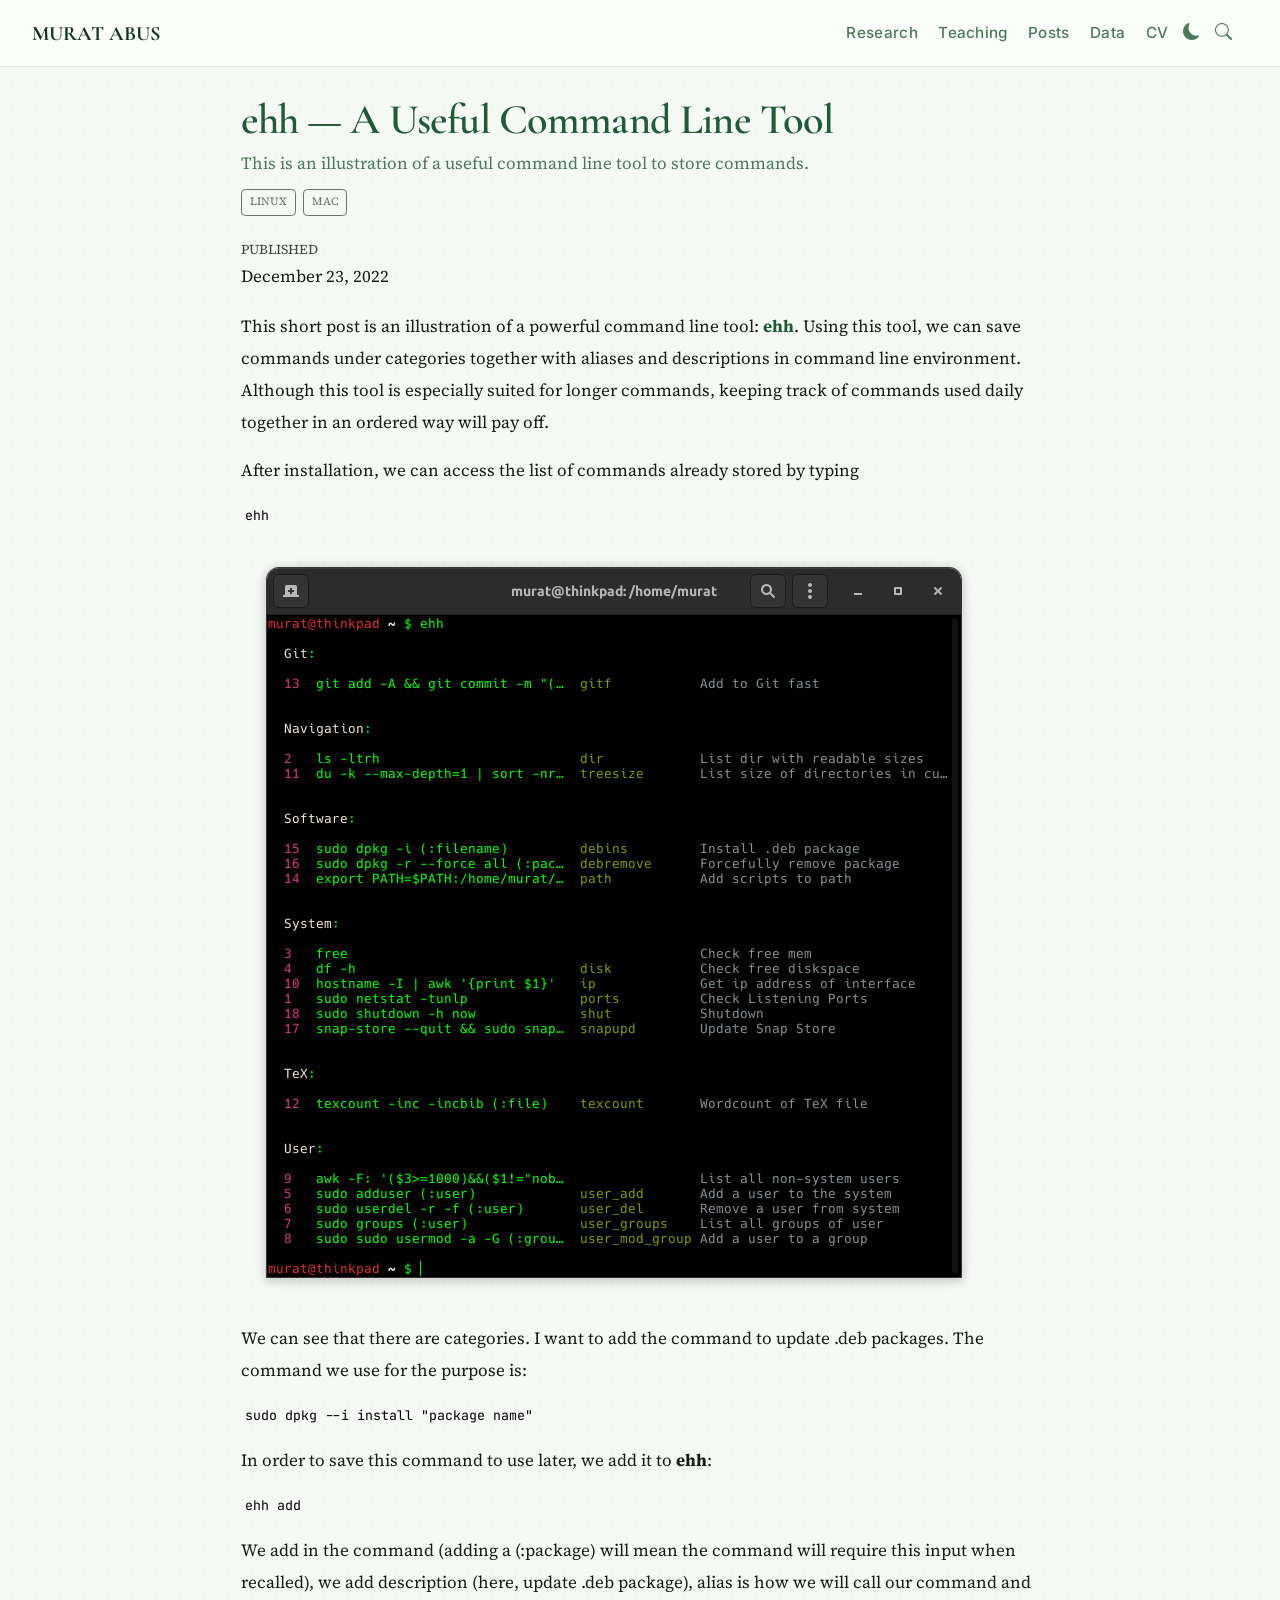
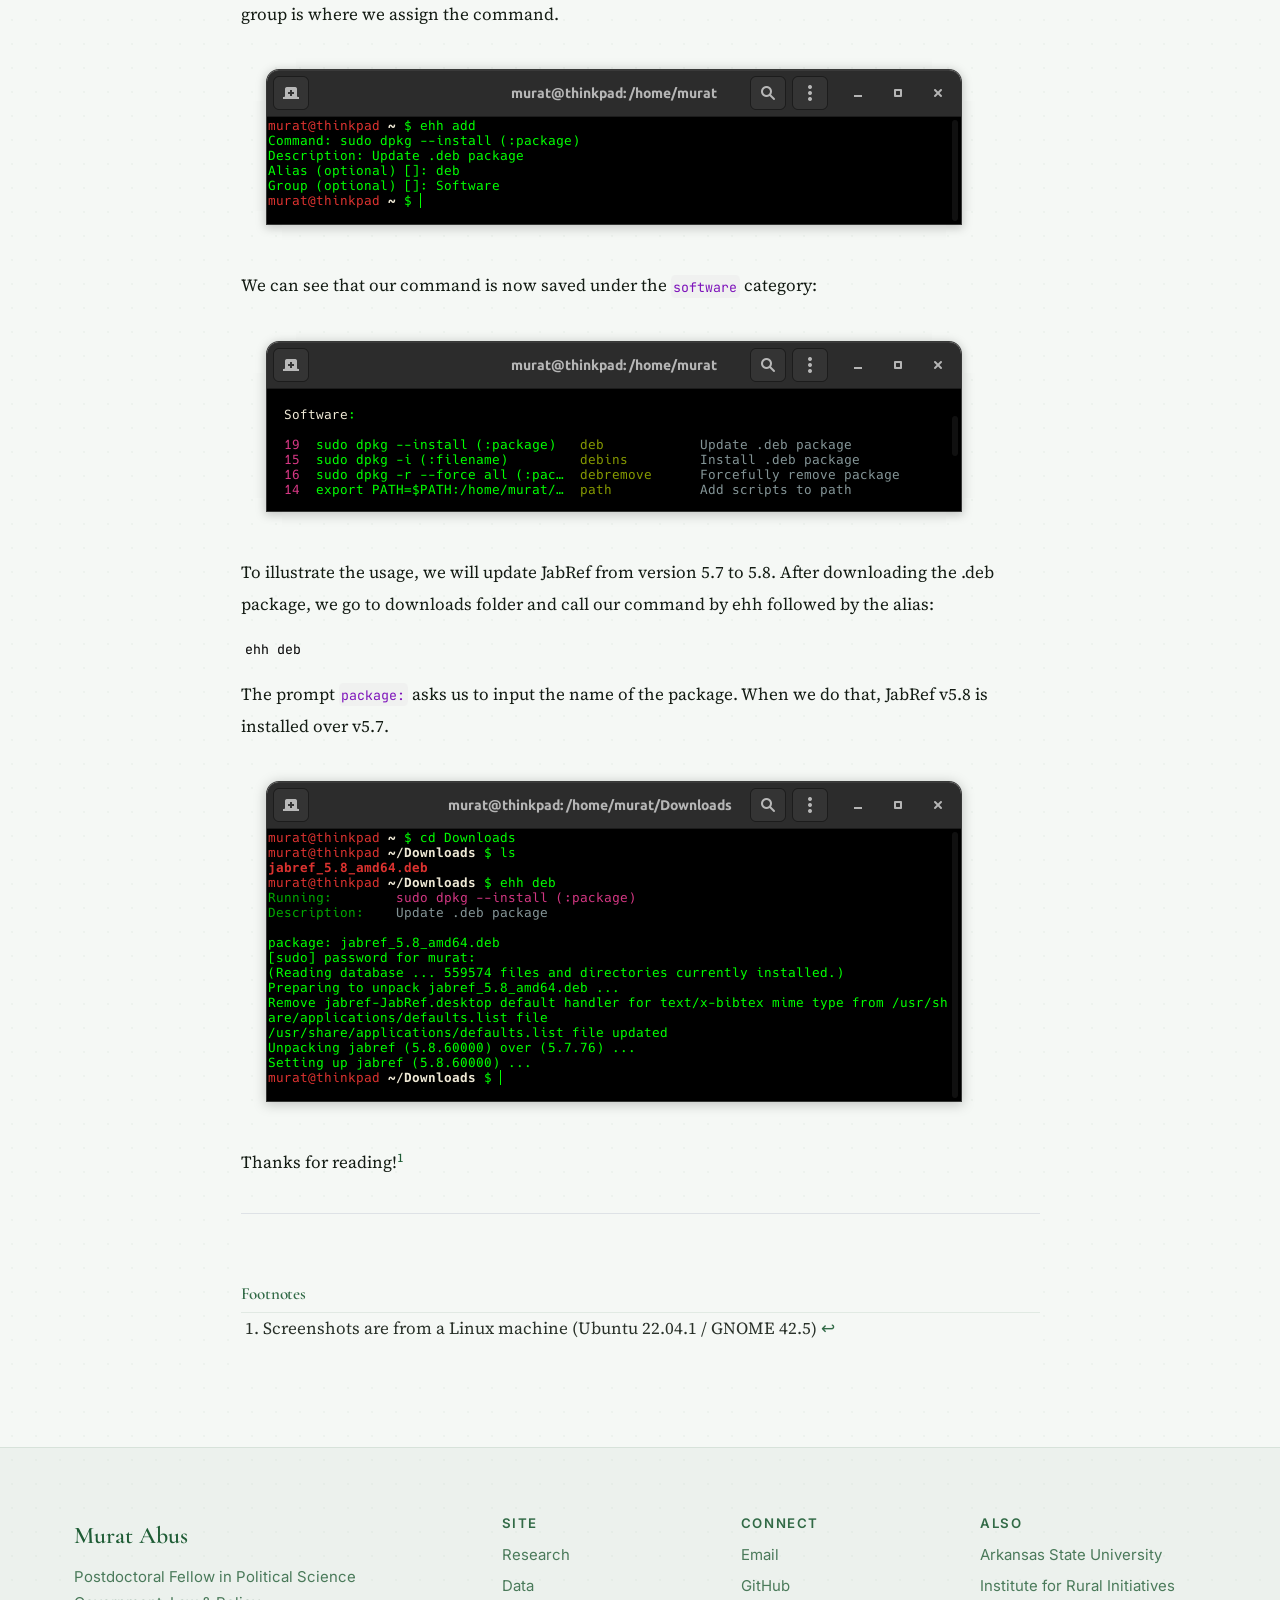
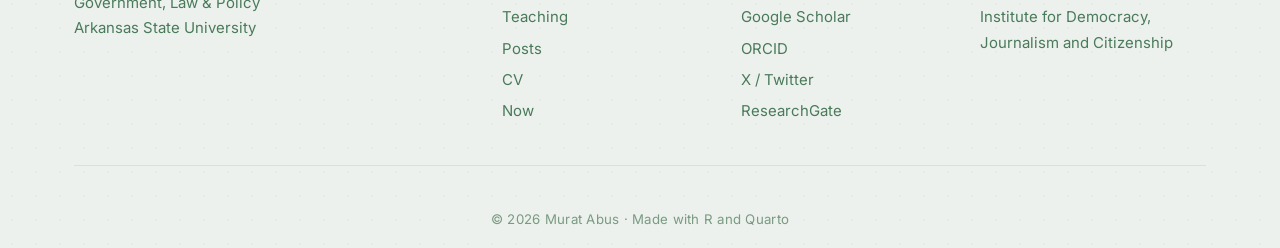
<file: docs/posts/2022-12-23-ehh-command-line-tool/index.html>
<!DOCTYPE html>
<html xmlns="http://www.w3.org/1999/xhtml" lang="en" xml:lang="en"><head>

<meta charset="utf-8">
<meta name="generator" content="quarto-1.9.37">

<meta name="viewport" content="width=device-width, initial-scale=1.0, user-scalable=yes">

<meta name="dcterms.date" content="2022-12-23">

<title>ehh — A Useful Command Line Tool – Murat Abus</title>
<style>
/* Default styles provided by pandoc.
** See https://pandoc.org/MANUAL.html#variables-for-html for config info.
*/
code{white-space: pre-wrap;}
span.smallcaps{font-variant: small-caps;}
div.columns{display: flex; gap: min(4vw, 1.5em);}
div.column{flex: auto; overflow-x: auto;}
div.hanging-indent{margin-left: 1.5em; text-indent: -1.5em;}
ul.task-list{list-style: none;}
ul.task-list li input[type="checkbox"] {
  width: 0.8em;
  margin: 0 0.8em 0.2em -1em; /* quarto-specific, see https://github.com/quarto-dev/quarto-cli/issues/4556 */ 
  vertical-align: middle;
}
</style>


<script src="../../site_libs/quarto-nav/quarto-nav.js"></script>
<script src="../../site_libs/clipboard/clipboard.min.js"></script>
<script src="../../site_libs/quarto-search/autocomplete.umd.js"></script>
<script src="../../site_libs/quarto-search/fuse.min.js"></script>
<script src="../../site_libs/quarto-search/quarto-search.js"></script>
<meta name="quarto:offset" content="../../">
<link href="../../favicon.ico" rel="icon">
<script src="../../site_libs/quarto-html/quarto.js" type="module"></script>
<script src="../../site_libs/quarto-html/tabsets/tabsets.js" type="module"></script>
<script src="../../site_libs/quarto-html/popper.min.js"></script>
<script src="../../site_libs/quarto-html/tippy.umd.min.js"></script>
<script src="../../site_libs/quarto-html/anchor.min.js"></script>
<link href="../../site_libs/quarto-html/tippy.css" rel="stylesheet">
<link href="../../site_libs/quarto-html/quarto-syntax-highlighting-7f8f88aac4f3542376d5c11b86a4c14d.css" rel="stylesheet" class="quarto-color-scheme" id="quarto-text-highlighting-styles">
<link href="../../site_libs/quarto-html/quarto-syntax-highlighting-dark-d0ae9245876894da5ac7e18953ecc5cc.css" rel="stylesheet" class="quarto-color-scheme quarto-color-alternate" id="quarto-text-highlighting-styles">
<link href="../../site_libs/quarto-html/quarto-syntax-highlighting-7f8f88aac4f3542376d5c11b86a4c14d.css" rel="stylesheet" class="quarto-color-scheme-extra" id="quarto-text-highlighting-styles">
<script src="../../site_libs/bootstrap/bootstrap.min.js"></script>
<link href="../../site_libs/bootstrap/bootstrap-icons.css" rel="stylesheet">
<link href="../../site_libs/bootstrap/bootstrap-416e27836db26bca6413101ed15d3d58.min.css" rel="stylesheet" append-hash="true" class="quarto-color-scheme" id="quarto-bootstrap" data-mode="light">
<link href="../../site_libs/bootstrap/bootstrap-dark-851051d9b36683405659597a38eb9fc2.min.css" rel="stylesheet" append-hash="true" class="quarto-color-scheme quarto-color-alternate" id="quarto-bootstrap" data-mode="dark">
<link href="../../site_libs/bootstrap/bootstrap-416e27836db26bca6413101ed15d3d58.min.css" rel="stylesheet" append-hash="true" class="quarto-color-scheme-extra" id="quarto-bootstrap" data-mode="light">
<script id="quarto-search-options" type="application/json">{
  "location": "navbar",
  "copy-button": false,
  "collapse-after": 3,
  "panel-placement": "end",
  "type": "overlay",
  "limit": 50,
  "keyboard-shortcut": [
    "f",
    "/",
    "s"
  ],
  "language": {
    "search-no-results-text": "No results",
    "search-matching-documents-text": "matching documents",
    "search-copy-link-title": "Copy link to search",
    "search-hide-matches-text": "Hide additional matches",
    "search-more-match-text": "more match in this document",
    "search-more-matches-text": "more matches in this document",
    "search-clear-button-title": "Clear",
    "search-text-placeholder": "",
    "search-detached-cancel-button-title": "Cancel",
    "search-submit-button-title": "Submit",
    "search-label": "Search"
  }
}</script>
<style>html{ scroll-behavior: smooth; }</style>


</head>

<body class="nav-fixed fullcontent quarto-light"><script id="quarto-html-before-body" type="application/javascript">
    const toggleBodyColorMode = (bsSheetEl) => {
      const mode = bsSheetEl.getAttribute("data-mode");
      const bodyEl = window.document.querySelector("body");
      if (mode === "dark") {
        bodyEl.classList.add("quarto-dark");
        bodyEl.classList.remove("quarto-light");
      } else {
        bodyEl.classList.add("quarto-light");
        bodyEl.classList.remove("quarto-dark");
      }
    }
    const toggleBodyColorPrimary = () => {
      const bsSheetEl = window.document.querySelector("link#quarto-bootstrap:not([rel=disabled-stylesheet])");
      if (bsSheetEl) {
        toggleBodyColorMode(bsSheetEl);
      }
    }
    const setColorSchemeToggle = (alternate) => {
      const toggles = window.document.querySelectorAll('.quarto-color-scheme-toggle');
      for (let i=0; i < toggles.length; i++) {
        const toggle = toggles[i];
        if (toggle) {
          if (alternate) {
            toggle.classList.add("alternate");
          } else {
            toggle.classList.remove("alternate");
          }
        }
      }
    };
    const toggleColorMode = (alternate) => {
      // Switch the stylesheets
      const primaryStylesheets = window.document.querySelectorAll('link.quarto-color-scheme:not(.quarto-color-alternate)');
      const alternateStylesheets = window.document.querySelectorAll('link.quarto-color-scheme.quarto-color-alternate');
      manageTransitions('#quarto-margin-sidebar .nav-link', false);
      if (alternate) {
        // note: dark is layered on light, we don't disable primary!
        enableStylesheet(alternateStylesheets);
        for (const sheetNode of alternateStylesheets) {
          if (sheetNode.id === "quarto-bootstrap") {
            toggleBodyColorMode(sheetNode);
          }
        }
      } else {
        disableStylesheet(alternateStylesheets);
        enableStylesheet(primaryStylesheets)
        toggleBodyColorPrimary();
      }
      manageTransitions('#quarto-margin-sidebar .nav-link', true);
      // Switch the toggles
      setColorSchemeToggle(alternate)
      // Hack to workaround the fact that safari doesn't
      // properly recolor the scrollbar when toggling (#1455)
      if (navigator.userAgent.indexOf('Safari') > 0 && navigator.userAgent.indexOf('Chrome') == -1) {
        manageTransitions("body", false);
        window.scrollTo(0, 1);
        setTimeout(() => {
          window.scrollTo(0, 0);
          manageTransitions("body", true);
        }, 40);
      }
    }
    const disableStylesheet = (stylesheets) => {
      for (let i=0; i < stylesheets.length; i++) {
        const stylesheet = stylesheets[i];
        stylesheet.rel = 'disabled-stylesheet';
      }
    }
    const enableStylesheet = (stylesheets) => {
      for (let i=0; i < stylesheets.length; i++) {
        const stylesheet = stylesheets[i];
        if(stylesheet.rel !== 'stylesheet') { // for Chrome, which will still FOUC without this check
          stylesheet.rel = 'stylesheet';
        }
      }
    }
    const manageTransitions = (selector, allowTransitions) => {
      const els = window.document.querySelectorAll(selector);
      for (let i=0; i < els.length; i++) {
        const el = els[i];
        if (allowTransitions) {
          el.classList.remove('notransition');
        } else {
          el.classList.add('notransition');
        }
      }
    }
    const isFileUrl = () => {
      return window.location.protocol === 'file:';
    }
    const hasAlternateSentinel = () => {
      let styleSentinel = getColorSchemeSentinel();
      if (styleSentinel !== null) {
        return styleSentinel === "alternate";
      } else {
        return false;
      }
    }
    const setStyleSentinel = (alternate) => {
      const value = alternate ? "alternate" : "default";
      if (!isFileUrl()) {
        window.localStorage.setItem("quarto-color-scheme", value);
      } else {
        localAlternateSentinel = value;
      }
    }
    const getColorSchemeSentinel = () => {
      if (!isFileUrl()) {
        const storageValue = window.localStorage.getItem("quarto-color-scheme");
        return storageValue != null ? storageValue : localAlternateSentinel;
      } else {
        return localAlternateSentinel;
      }
    }
    const toggleGiscusIfUsed = (isAlternate, darkModeDefault) => {
      const baseTheme = document.querySelector('#giscus-base-theme')?.value ?? 'light';
      const alternateTheme = document.querySelector('#giscus-alt-theme')?.value ?? 'dark';
      let newTheme = '';
      if(authorPrefersDark) {
        newTheme = isAlternate ? baseTheme : alternateTheme;
      } else {
        newTheme = isAlternate ? alternateTheme : baseTheme;
      }
      const changeGiscusTheme = () => {
        // From: https://github.com/giscus/giscus/issues/336
        const sendMessage = (message) => {
          const iframe = document.querySelector('iframe.giscus-frame');
          if (!iframe) return;
          iframe.contentWindow.postMessage({ giscus: message }, 'https://giscus.app');
        }
        sendMessage({
          setConfig: {
            theme: newTheme
          }
        });
      }
      const isGiscussLoaded = window.document.querySelector('iframe.giscus-frame') !== null;
      if (isGiscussLoaded) {
        changeGiscusTheme();
      }
    };
    const authorPrefersDark = false;
    const darkModeDefault = authorPrefersDark;
      document.querySelector('link#quarto-text-highlighting-styles.quarto-color-scheme-extra').rel = 'disabled-stylesheet';
      document.querySelector('link#quarto-bootstrap.quarto-color-scheme-extra').rel = 'disabled-stylesheet';
    let localAlternateSentinel = darkModeDefault ? 'alternate' : 'default';
    // Dark / light mode switch
    window.quartoToggleColorScheme = () => {
      // Read the current dark / light value
      let toAlternate = !hasAlternateSentinel();
      toggleColorMode(toAlternate);
      setStyleSentinel(toAlternate);
      toggleGiscusIfUsed(toAlternate, darkModeDefault);
      window.dispatchEvent(new Event('resize'));
    };
    // Switch to dark mode if need be
    if (hasAlternateSentinel()) {
      toggleColorMode(true);
    } else {
      toggleColorMode(false);
    }
  </script>

<div id="quarto-search-results"></div>
  <header id="quarto-header" class="headroom fixed-top">
    <nav class="navbar navbar-expand-lg " data-bs-theme="dark">
      <div class="navbar-container container-fluid">
      <div class="navbar-brand-container mx-auto">
    <a class="navbar-brand" href="../../index.html">
    <span class="navbar-title">Murat Abus</span>
    </a>
  </div>
            <div id="quarto-search" class="" title="Search"></div>
          <button class="navbar-toggler" type="button" data-bs-toggle="collapse" data-bs-target="#navbarCollapse" aria-controls="navbarCollapse" role="menu" aria-expanded="false" aria-label="Toggle navigation" onclick="if (window.quartoToggleHeadroom) { window.quartoToggleHeadroom(); }">
  <span class="navbar-toggler-icon"></span>
</button>
          <div class="collapse navbar-collapse" id="navbarCollapse">
            <ul class="navbar-nav navbar-nav-scroll ms-auto">
  <li class="nav-item">
    <a class="nav-link" href="../../research.html"> 
<span class="menu-text">Research</span></a>
  </li>  
  <li class="nav-item">
    <a class="nav-link" href="../../teaching.html"> 
<span class="menu-text">Teaching</span></a>
  </li>  
  <li class="nav-item">
    <a class="nav-link" href="../../posts/index.html"> 
<span class="menu-text">Posts</span></a>
  </li>  
  <li class="nav-item">
    <a class="nav-link" href="../../data.html"> 
<span class="menu-text">Data</span></a>
  </li>  
  <li class="nav-item">
    <a class="nav-link" href="../../uploads/cv-abus.pdf"> 
<span class="menu-text">CV</span></a>
  </li>  
</ul>
          </div> <!-- /navcollapse -->
            <div class="quarto-navbar-tools">
  <a href="" class="quarto-color-scheme-toggle quarto-navigation-tool  px-1" onclick="window.quartoToggleColorScheme(); return false;" title="Toggle dark mode"><i class="bi"></i></a>
</div>
      </div> <!-- /container-fluid -->
    </nav>
</header>
<!-- content -->
<div id="quarto-content" class="quarto-container page-columns page-rows-contents page-layout-article page-navbar">
<!-- sidebar -->
<!-- margin-sidebar -->
    
<!-- main -->
<main class="content" id="quarto-document-content">


<header id="title-block-header" class="quarto-title-block default">
<div class="quarto-title">
<h1 class="title">ehh — A Useful Command Line Tool</h1>
<p class="subtitle lead">This is an illustration of a useful command line tool to store commands.</p>
  <div class="quarto-categories">
    <div class="quarto-category">Linux</div>
    <div class="quarto-category">Mac</div>
  </div>
  </div>



<div class="quarto-title-meta">

    
    <div>
    <div class="quarto-title-meta-heading">Published</div>
    <div class="quarto-title-meta-contents">
      <p class="date">December 23, 2022</p>
    </div>
  </div>
  
    
  </div>
  


</header>


<p>This short post is an illustration of a powerful command line tool: <a href="https://github.com/lennardv2/ehh"><strong>ehh</strong></a>. Using this tool, we can save commands under categories together with aliases and descriptions in command line environment. Although this tool is especially suited for longer commands, keeping track of commands used daily together in an ordered way will pay off.</p>
<p>After installation, we can access the list of commands already stored by typing</p>
<pre><code>ehh</code></pre>
<p><img src="1.png" class="img-fluid"></p>
<p>We can see that there are categories. I want to add the command to update .deb packages. The command we use for the purpose is:</p>
<pre><code>sudo dpkg --i install "package name"</code></pre>
<p>In order to save this command to use later, we add it to <strong>ehh</strong>:</p>
<pre><code>ehh add</code></pre>
<p>We add in the command (adding a (:package) will mean the command will require this input when recalled), we add description (here, update .deb package), alias is how we will call our command and group is where we assign the command.</p>
<p><img src="2.png" class="img-fluid"></p>
<p>We can see that our command is now saved under the <code>software</code> category:</p>
<p><img src="3.png" class="img-fluid"></p>
<p>To illustrate the usage, we will update JabRef from version 5.7 to 5.8. After downloading the .deb package, we go to downloads folder and call our command by ehh followed by the alias:</p>
<pre><code>ehh deb</code></pre>
<p>The prompt <code>package:</code> asks us to input the name of the package. When we do that, JabRef v5.8 is installed over v5.7.</p>
<p><img src="4.png" class="img-fluid"></p>
<p>Thanks for reading!<a href="#fn1" class="footnote-ref" id="fnref1" role="doc-noteref"><sup>1</sup></a></p>




<div id="quarto-appendix" class="default"><section id="footnotes" class="footnotes footnotes-end-of-document" role="doc-endnotes"><h2 class="anchored quarto-appendix-heading">Footnotes</h2>

<ol>
<li id="fn1"><p>Screenshots are from a Linux machine (Ubuntu 22.04.1 / GNOME 42.5)<a href="#fnref1" class="footnote-back" role="doc-backlink">↩︎</a></p></li>
</ol>
</section></div></main> <!-- /main -->
<script>
(function() {
  // Quarto renders <i class="bi"></i> for the toggle with no icon class.
  // We add bi-moon-fill (light mode) or bi-sun-fill (dark mode).
  function setToggleIcon() {
    var icon = document.querySelector('.quarto-color-scheme-toggle i.bi');
    if (!icon) return;
    var isDark = document.documentElement.classList.contains('quarto-dark') ||
                 document.body.classList.contains('quarto-dark') ||
                 document.documentElement.getAttribute('data-bs-theme') === 'dark';
    icon.className = isDark ? 'bi bi-sun-fill' : 'bi bi-moon-fill';
  }

  // Run on load
  document.addEventListener('DOMContentLoaded', setToggleIcon);

  // Run after toggle click
  document.addEventListener('click', function(e) {
    if (e.target.closest('.quarto-color-scheme-toggle')) {
      setTimeout(setToggleIcon, 50);
    }
  });
})();
</script>
<script>
(function() {
  function fixNavbarFont() {
    var navbars = document.querySelectorAll('.navbar');
    for (var i = 0; i < navbars.length; i++) {
      navbars[i].style.setProperty('font-size', '1.125rem', 'important');
    }
  }
  fixNavbarFont();
  window.addEventListener('load', fixNavbarFont);
  document.addEventListener('click', function(e) {
    if (e.target.closest('.quarto-color-scheme-toggle')) {
      setTimeout(fixNavbarFont, 100);
    }
  });
})();
</script>
<script id="quarto-html-after-body" type="application/javascript">
  window.document.addEventListener("DOMContentLoaded", function (event) {
    // Ensure there is a toggle, if there isn't float one in the top right
    if (window.document.querySelector('.quarto-color-scheme-toggle') === null) {
      const a = window.document.createElement('a');
      a.classList.add('top-right');
      a.classList.add('quarto-color-scheme-toggle');
      a.href = "";
      a.onclick = function() { try { window.quartoToggleColorScheme(); } catch {} return false; };
      const i = window.document.createElement("i");
      i.classList.add('bi');
      a.appendChild(i);
      window.document.body.appendChild(a);
    }
    setColorSchemeToggle(hasAlternateSentinel())
    const icon = "";
    const anchorJS = new window.AnchorJS();
    anchorJS.options = {
      placement: 'right',
      icon: icon
    };
    anchorJS.add('.anchored');
    const isCodeAnnotation = (el) => {
      for (const clz of el.classList) {
        if (clz.startsWith('code-annotation-')) {                     
          return true;
        }
      }
      return false;
    }
    const onCopySuccess = function(e) {
      // button target
      const button = e.trigger;
      // don't keep focus
      button.blur();
      // flash "checked"
      button.classList.add('code-copy-button-checked');
      var currentTitle = button.getAttribute("title");
      button.setAttribute("title", "Copied!");
      let tooltip;
      if (window.bootstrap) {
        button.setAttribute("data-bs-toggle", "tooltip");
        button.setAttribute("data-bs-placement", "left");
        button.setAttribute("data-bs-title", "Copied!");
        tooltip = new bootstrap.Tooltip(button, 
          { trigger: "manual", 
            customClass: "code-copy-button-tooltip",
            offset: [0, -8]});
        tooltip.show();    
      }
      setTimeout(function() {
        if (tooltip) {
          tooltip.hide();
          button.removeAttribute("data-bs-title");
          button.removeAttribute("data-bs-toggle");
          button.removeAttribute("data-bs-placement");
        }
        button.setAttribute("title", currentTitle);
        button.classList.remove('code-copy-button-checked');
      }, 1000);
      // clear code selection
      e.clearSelection();
    }
    const getTextToCopy = function(trigger) {
      const outerScaffold = trigger.parentElement.cloneNode(true);
      const codeEl = outerScaffold.querySelector('code');
      for (const childEl of codeEl.children) {
        if (isCodeAnnotation(childEl)) {
          childEl.remove();
        }
      }
      return codeEl.innerText;
    }
    const clipboard = new window.ClipboardJS('.code-copy-button:not([data-in-quarto-modal])', {
      text: getTextToCopy
    });
    clipboard.on('success', onCopySuccess);
    if (window.document.getElementById('quarto-embedded-source-code-modal')) {
      const clipboardModal = new window.ClipboardJS('.code-copy-button[data-in-quarto-modal]', {
        text: getTextToCopy,
        container: window.document.getElementById('quarto-embedded-source-code-modal')
      });
      clipboardModal.on('success', onCopySuccess);
    }
      var localhostRegex = new RegExp(/^(?:http|https):\/\/localhost\:?[0-9]*\//);
      var mailtoRegex = new RegExp(/^mailto:/);
        var filterRegex = new RegExp("https:\/\/muratabus\.com");
      var isInternal = (href) => {
          return filterRegex.test(href) || localhostRegex.test(href) || mailtoRegex.test(href);
      }
      // Inspect non-navigation links and adorn them if external
     var links = window.document.querySelectorAll('a[href]:not(.nav-link):not(.navbar-brand):not(.toc-action):not(.sidebar-link):not(.sidebar-item-toggle):not(.pagination-link):not(.no-external):not([aria-hidden]):not(.dropdown-item):not(.quarto-navigation-tool):not(.about-link)');
      for (var i=0; i<links.length; i++) {
        const link = links[i];
        if (!isInternal(link.href)) {
          // undo the damage that might have been done by quarto-nav.js in the case of
          // links that we want to consider external
          if (link.dataset.originalHref !== undefined) {
            link.href = link.dataset.originalHref;
          }
        }
      }
    function tippyHover(el, contentFn, onTriggerFn, onUntriggerFn) {
      const config = {
        allowHTML: true,
        maxWidth: 500,
        delay: 100,
        arrow: false,
        appendTo: function(el) {
            return el.parentElement;
        },
        interactive: true,
        interactiveBorder: 10,
        theme: 'quarto',
        placement: 'bottom-start',
      };
      if (contentFn) {
        config.content = contentFn;
      }
      if (onTriggerFn) {
        config.onTrigger = onTriggerFn;
      }
      if (onUntriggerFn) {
        config.onUntrigger = onUntriggerFn;
      }
      window.tippy(el, config); 
    }
    const noterefs = window.document.querySelectorAll('a[role="doc-noteref"]');
    for (var i=0; i<noterefs.length; i++) {
      const ref = noterefs[i];
      tippyHover(ref, function() {
        // use id or data attribute instead here
        let href = ref.getAttribute('data-footnote-href') || ref.getAttribute('href');
        try { href = new URL(href).hash; } catch {}
        const id = href.replace(/^#\/?/, "");
        const note = window.document.getElementById(id);
        if (note) {
          return note.innerHTML;
        } else {
          return "";
        }
      });
    }
    const xrefs = window.document.querySelectorAll('a.quarto-xref');
    const processXRef = (id, note) => {
      // Strip column container classes
      const stripColumnClz = (el) => {
        el.classList.remove("page-full", "page-columns");
        if (el.children) {
          for (const child of el.children) {
            stripColumnClz(child);
          }
        }
      }
      stripColumnClz(note)
      if (id === null || id.startsWith('sec-')) {
        // Special case sections, only their first couple elements
        const container = document.createElement("div");
        if (note.children && note.children.length > 2) {
          container.appendChild(note.children[0].cloneNode(true));
          for (let i = 1; i < note.children.length; i++) {
            const child = note.children[i];
            if (child.tagName === "P" && child.innerText === "") {
              continue;
            } else {
              container.appendChild(child.cloneNode(true));
              break;
            }
          }
          if (window.Quarto?.typesetMath) {
            window.Quarto.typesetMath(container);
          }
          return container.innerHTML
        } else {
          if (window.Quarto?.typesetMath) {
            window.Quarto.typesetMath(note);
          }
          return note.innerHTML;
        }
      } else {
        // Remove any anchor links if they are present
        const anchorLink = note.querySelector('a.anchorjs-link');
        if (anchorLink) {
          anchorLink.remove();
        }
        if (window.Quarto?.typesetMath) {
          window.Quarto.typesetMath(note);
        }
        if (note.classList.contains("callout")) {
          return note.outerHTML;
        } else {
          return note.innerHTML;
        }
      }
    }
    for (var i=0; i<xrefs.length; i++) {
      const xref = xrefs[i];
      tippyHover(xref, undefined, function(instance) {
        instance.disable();
        let url = xref.getAttribute('href');
        let hash = undefined; 
        if (url.startsWith('#')) {
          hash = url;
        } else {
          try { hash = new URL(url).hash; } catch {}
        }
        if (hash) {
          const id = hash.replace(/^#\/?/, "");
          const note = window.document.getElementById(id);
          if (note !== null) {
            try {
              const html = processXRef(id, note.cloneNode(true));
              instance.setContent(html);
            } finally {
              instance.enable();
              instance.show();
            }
          } else {
            // See if we can fetch this
            fetch(url.split('#')[0])
            .then(res => res.text())
            .then(html => {
              const parser = new DOMParser();
              const htmlDoc = parser.parseFromString(html, "text/html");
              const note = htmlDoc.getElementById(id);
              if (note !== null) {
                const html = processXRef(id, note);
                instance.setContent(html);
              } 
            }).finally(() => {
              instance.enable();
              instance.show();
            });
          }
        } else {
          // See if we can fetch a full url (with no hash to target)
          // This is a special case and we should probably do some content thinning / targeting
          fetch(url)
          .then(res => res.text())
          .then(html => {
            const parser = new DOMParser();
            const htmlDoc = parser.parseFromString(html, "text/html");
            const note = htmlDoc.querySelector('main.content');
            if (note !== null) {
              // This should only happen for chapter cross references
              // (since there is no id in the URL)
              // remove the first header
              if (note.children.length > 0 && note.children[0].tagName === "HEADER") {
                note.children[0].remove();
              }
              const html = processXRef(null, note);
              instance.setContent(html);
            } 
          }).finally(() => {
            instance.enable();
            instance.show();
          });
        }
      }, function(instance) {
      });
    }
        let selectedAnnoteEl;
        const selectorForAnnotation = ( cell, annotation) => {
          let cellAttr = 'data-code-cell="' + cell + '"';
          let lineAttr = 'data-code-annotation="' +  annotation + '"';
          const selector = 'span[' + cellAttr + '][' + lineAttr + ']';
          return selector;
        }
        const selectCodeLines = (annoteEl) => {
          const doc = window.document;
          const targetCell = annoteEl.getAttribute("data-target-cell");
          const targetAnnotation = annoteEl.getAttribute("data-target-annotation");
          const annoteSpan = window.document.querySelector(selectorForAnnotation(targetCell, targetAnnotation));
          const lines = annoteSpan.getAttribute("data-code-lines").split(",");
          const lineIds = lines.map((line) => {
            return targetCell + "-" + line;
          })
          let top = null;
          let height = null;
          let parent = null;
          if (lineIds.length > 0) {
              //compute the position of the single el (top and bottom and make a div)
              const el = window.document.getElementById(lineIds[0]);
              top = el.offsetTop;
              height = el.offsetHeight;
              parent = el.parentElement.parentElement;
            if (lineIds.length > 1) {
              const lastEl = window.document.getElementById(lineIds[lineIds.length - 1]);
              const bottom = lastEl.offsetTop + lastEl.offsetHeight;
              height = bottom - top;
            }
            if (top !== null && height !== null && parent !== null) {
              // cook up a div (if necessary) and position it 
              let div = window.document.getElementById("code-annotation-line-highlight");
              if (div === null) {
                div = window.document.createElement("div");
                div.setAttribute("id", "code-annotation-line-highlight");
                div.style.position = 'absolute';
                parent.appendChild(div);
              }
              div.style.top = top - 2 + "px";
              div.style.height = height + 4 + "px";
              div.style.left = 0;
              let gutterDiv = window.document.getElementById("code-annotation-line-highlight-gutter");
              if (gutterDiv === null) {
                gutterDiv = window.document.createElement("div");
                gutterDiv.setAttribute("id", "code-annotation-line-highlight-gutter");
                gutterDiv.style.position = 'absolute';
                const codeCell = window.document.getElementById(targetCell);
                const gutter = codeCell.querySelector('.code-annotation-gutter');
                gutter.appendChild(gutterDiv);
              }
              gutterDiv.style.top = top - 2 + "px";
              gutterDiv.style.height = height + 4 + "px";
            }
            selectedAnnoteEl = annoteEl;
          }
        };
        const unselectCodeLines = () => {
          const elementsIds = ["code-annotation-line-highlight", "code-annotation-line-highlight-gutter"];
          elementsIds.forEach((elId) => {
            const div = window.document.getElementById(elId);
            if (div) {
              div.remove();
            }
          });
          selectedAnnoteEl = undefined;
        };
          // Handle positioning of the toggle
      window.addEventListener(
        "resize",
        throttle(() => {
          elRect = undefined;
          if (selectedAnnoteEl) {
            selectCodeLines(selectedAnnoteEl);
          }
        }, 10)
      );
      function throttle(fn, ms) {
      let throttle = false;
      let timer;
        return (...args) => {
          if(!throttle) { // first call gets through
              fn.apply(this, args);
              throttle = true;
          } else { // all the others get throttled
              if(timer) clearTimeout(timer); // cancel #2
              timer = setTimeout(() => {
                fn.apply(this, args);
                timer = throttle = false;
              }, ms);
          }
        };
      }
        // Attach click handler to the DT
        const annoteDls = window.document.querySelectorAll('dt[data-target-cell]');
        for (const annoteDlNode of annoteDls) {
          annoteDlNode.addEventListener('click', (event) => {
            const clickedEl = event.target;
            if (clickedEl !== selectedAnnoteEl) {
              unselectCodeLines();
              const activeEl = window.document.querySelector('dt[data-target-cell].code-annotation-active');
              if (activeEl) {
                activeEl.classList.remove('code-annotation-active');
              }
              selectCodeLines(clickedEl);
              clickedEl.classList.add('code-annotation-active');
            } else {
              // Unselect the line
              unselectCodeLines();
              clickedEl.classList.remove('code-annotation-active');
            }
          });
        }
    const findCites = (el) => {
      const parentEl = el.parentElement;
      if (parentEl) {
        const cites = parentEl.dataset.cites;
        if (cites) {
          return {
            el,
            cites: cites.split(' ')
          };
        } else {
          return findCites(el.parentElement)
        }
      } else {
        return undefined;
      }
    };
    var bibliorefs = window.document.querySelectorAll('a[role="doc-biblioref"]');
    for (var i=0; i<bibliorefs.length; i++) {
      const ref = bibliorefs[i];
      const citeInfo = findCites(ref);
      if (citeInfo) {
        tippyHover(citeInfo.el, function() {
          var popup = window.document.createElement('div');
          citeInfo.cites.forEach(function(cite) {
            var citeDiv = window.document.createElement('div');
            citeDiv.classList.add('hanging-indent');
            citeDiv.classList.add('csl-entry');
            var biblioDiv = window.document.getElementById('ref-' + cite);
            if (biblioDiv) {
              citeDiv.innerHTML = biblioDiv.innerHTML;
            }
            popup.appendChild(citeDiv);
          });
          return popup.innerHTML;
        });
      }
    }
  });
  </script>
</div> <!-- /content -->
<footer class="footer">
  <div class="nav-footer">
    <div class="nav-footer-left">
<div class="site-footer">
<div class="footer-grid">
<div class="footer-col footer-col-about">
<p><strong>Murat Abus</strong> <br>Postdoctoral Fellow in Political Science <br>Government, Law &amp; Policy <br>Arkansas State University</p>
</div>
<section id="site" class="level4 footer-col">
<h4 data-anchor-id="site">Site</h4>
<ul>
<li><a href="research.html">Research</a></li>
<li><a href="data.html">Data</a></li>
<li><a href="teaching.html">Teaching</a></li>
<li><a href="posts/index.html">Posts</a></li>
<li><a href="uploads/cv-abus.pdf">CV</a></li>
<li><a href="now.html">Now</a></li>
</ul>
</section>
<section id="connect" class="level4 footer-col">
<h4 data-anchor-id="connect">Connect</h4>
<ul>
<li><a href="mailto:muabus@syr.edu">Email</a></li>
<li><a href="https://github.com/murabus">GitHub</a></li>
<li><a href="https://scholar.google.com/citations?user=U80XvUEAAAAJ&amp;hl=en&amp;oi=ao">Google Scholar</a></li>
<li><a href="https://orcid.org/0000-0002-0153-5010">ORCID</a></li>
<li><a href="https://twitter.com/muratabus">X / Twitter</a></li>
<li><a href="https://www.researchgate.net/profile/Murat-Abus">ResearchGate</a></li>
</ul>
</section>
<section id="also" class="level4 footer-col">
<h4 data-anchor-id="also">Also</h4>
<ul>
<li><a href="https://www.astate.edu">Arkansas State University</a></li>
<li><a href="https://www.astate.edu/research/institute-for-rural-initiatives.html">Institute for Rural Initiatives</a></li>
<li><a href="https://idjc.syracuse.edu/">Institute for Democracy, Journalism and Citizenship</a></li>
</ul>
</section>
</div>
</div>
<div class="footer-bottom">
<p><span>© 2026 Murat Abus · Made with <a href="https://www.r-project.org">R</a> and <a href="https://quarto.org">Quarto</a></span></p>
</div>
</div>   
    <div class="nav-footer-center">
      &nbsp;
    </div>
    <div class="nav-footer-right">
      &nbsp;
    </div>
  </div>
</footer>




<script src="../../site_libs/quarto-html/zenscroll-min.js"></script>
</body></html>
</file>
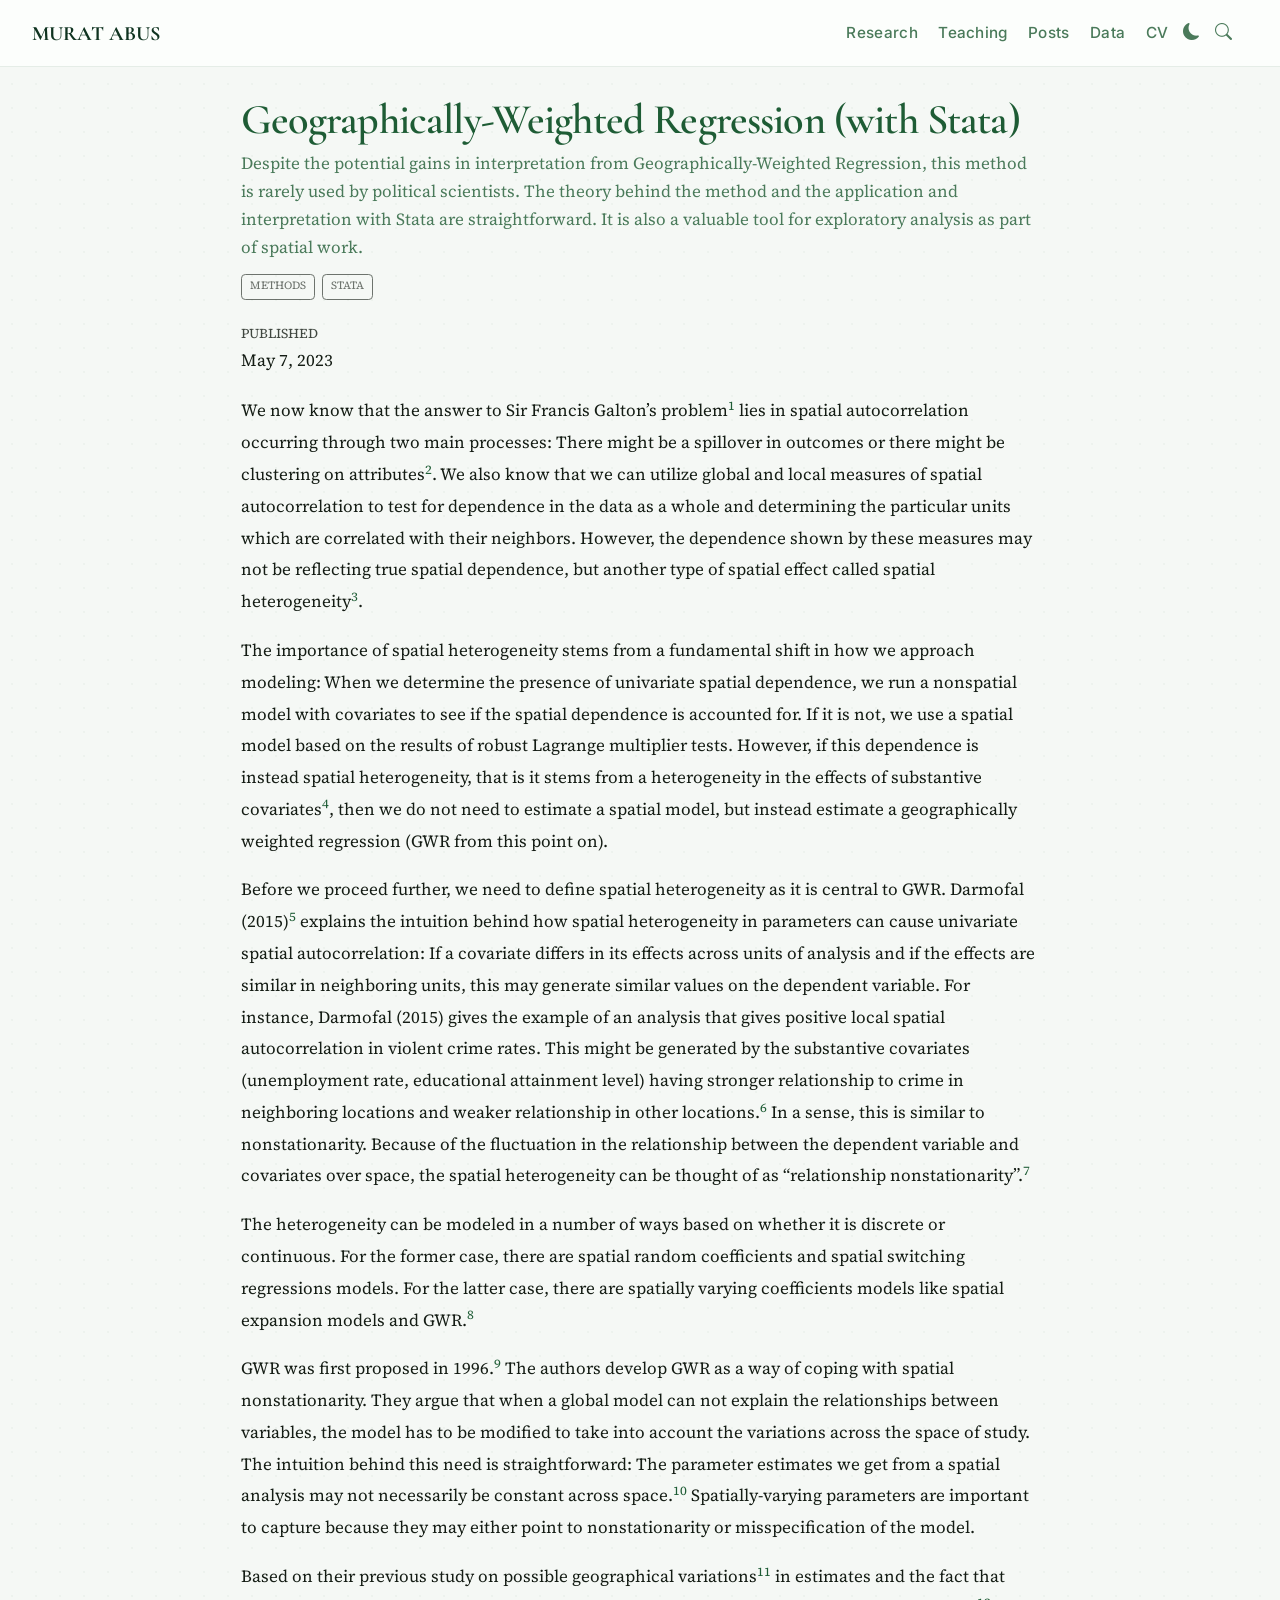
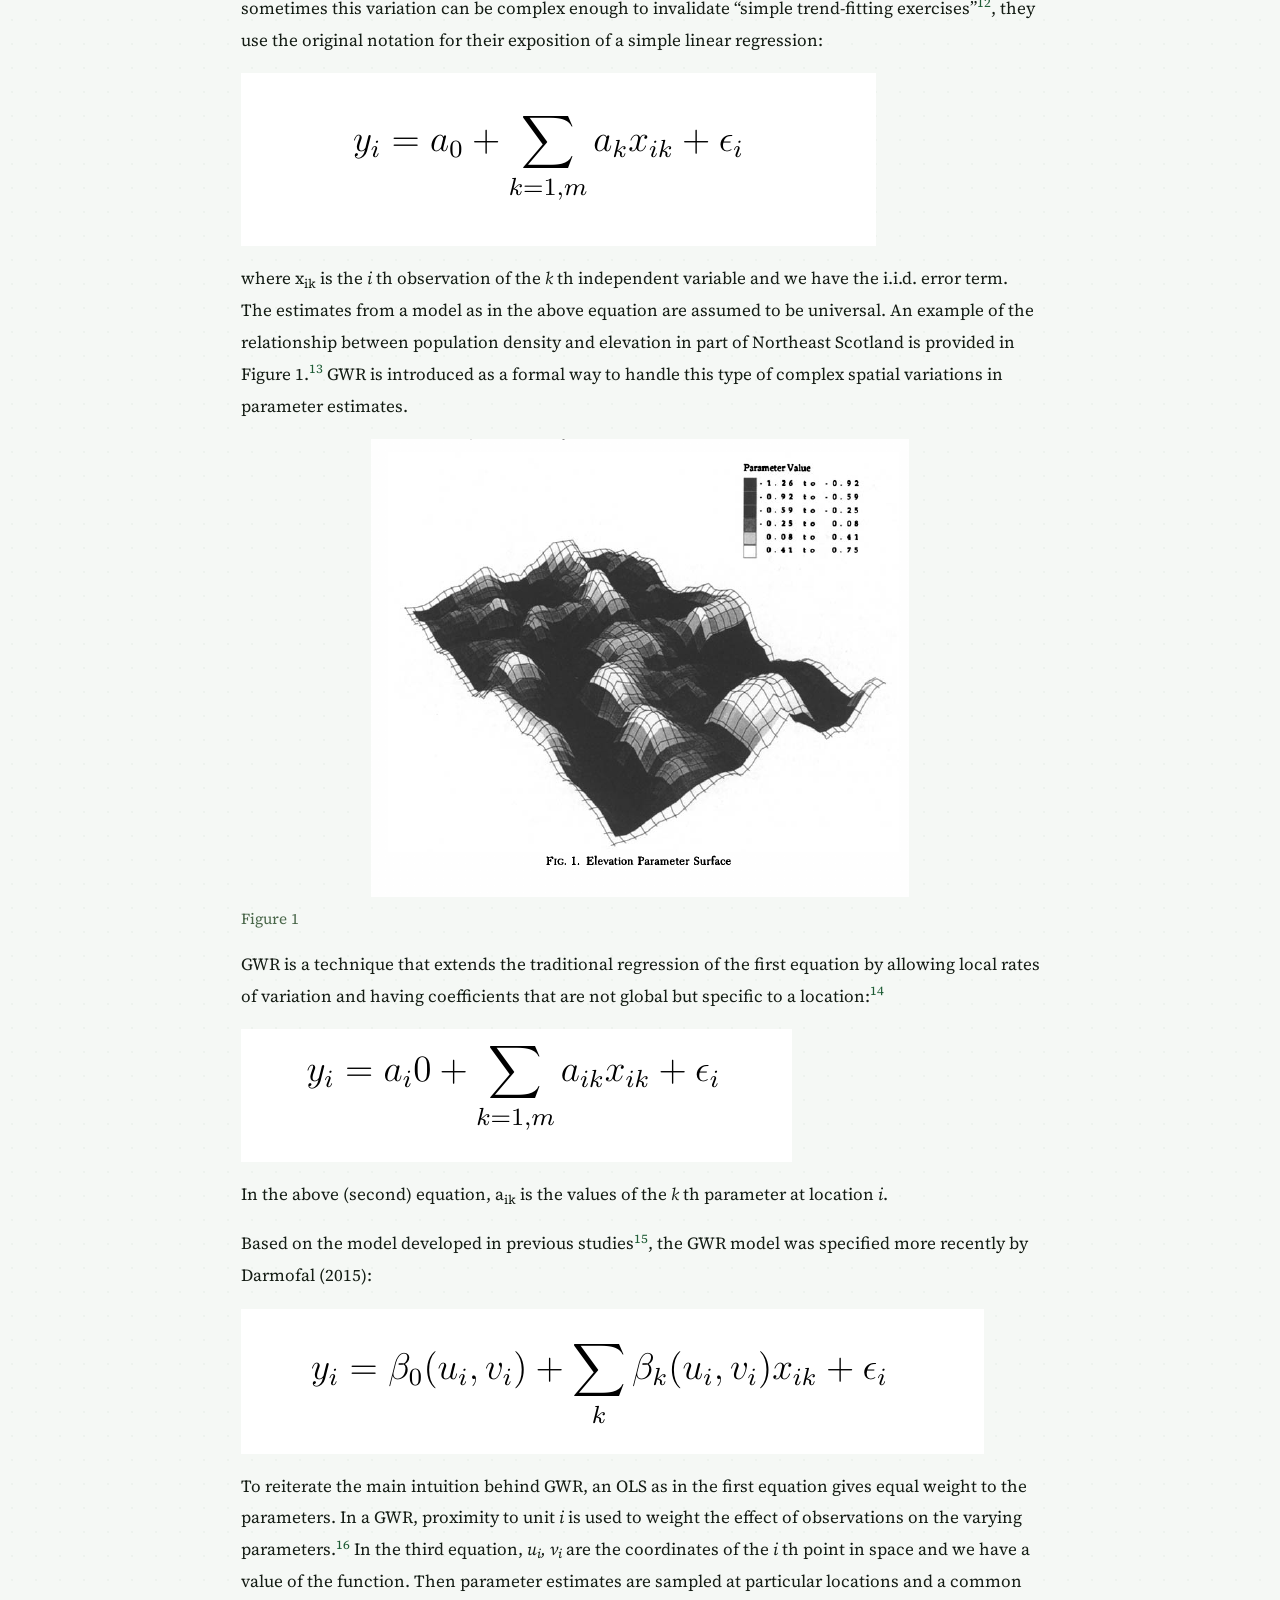
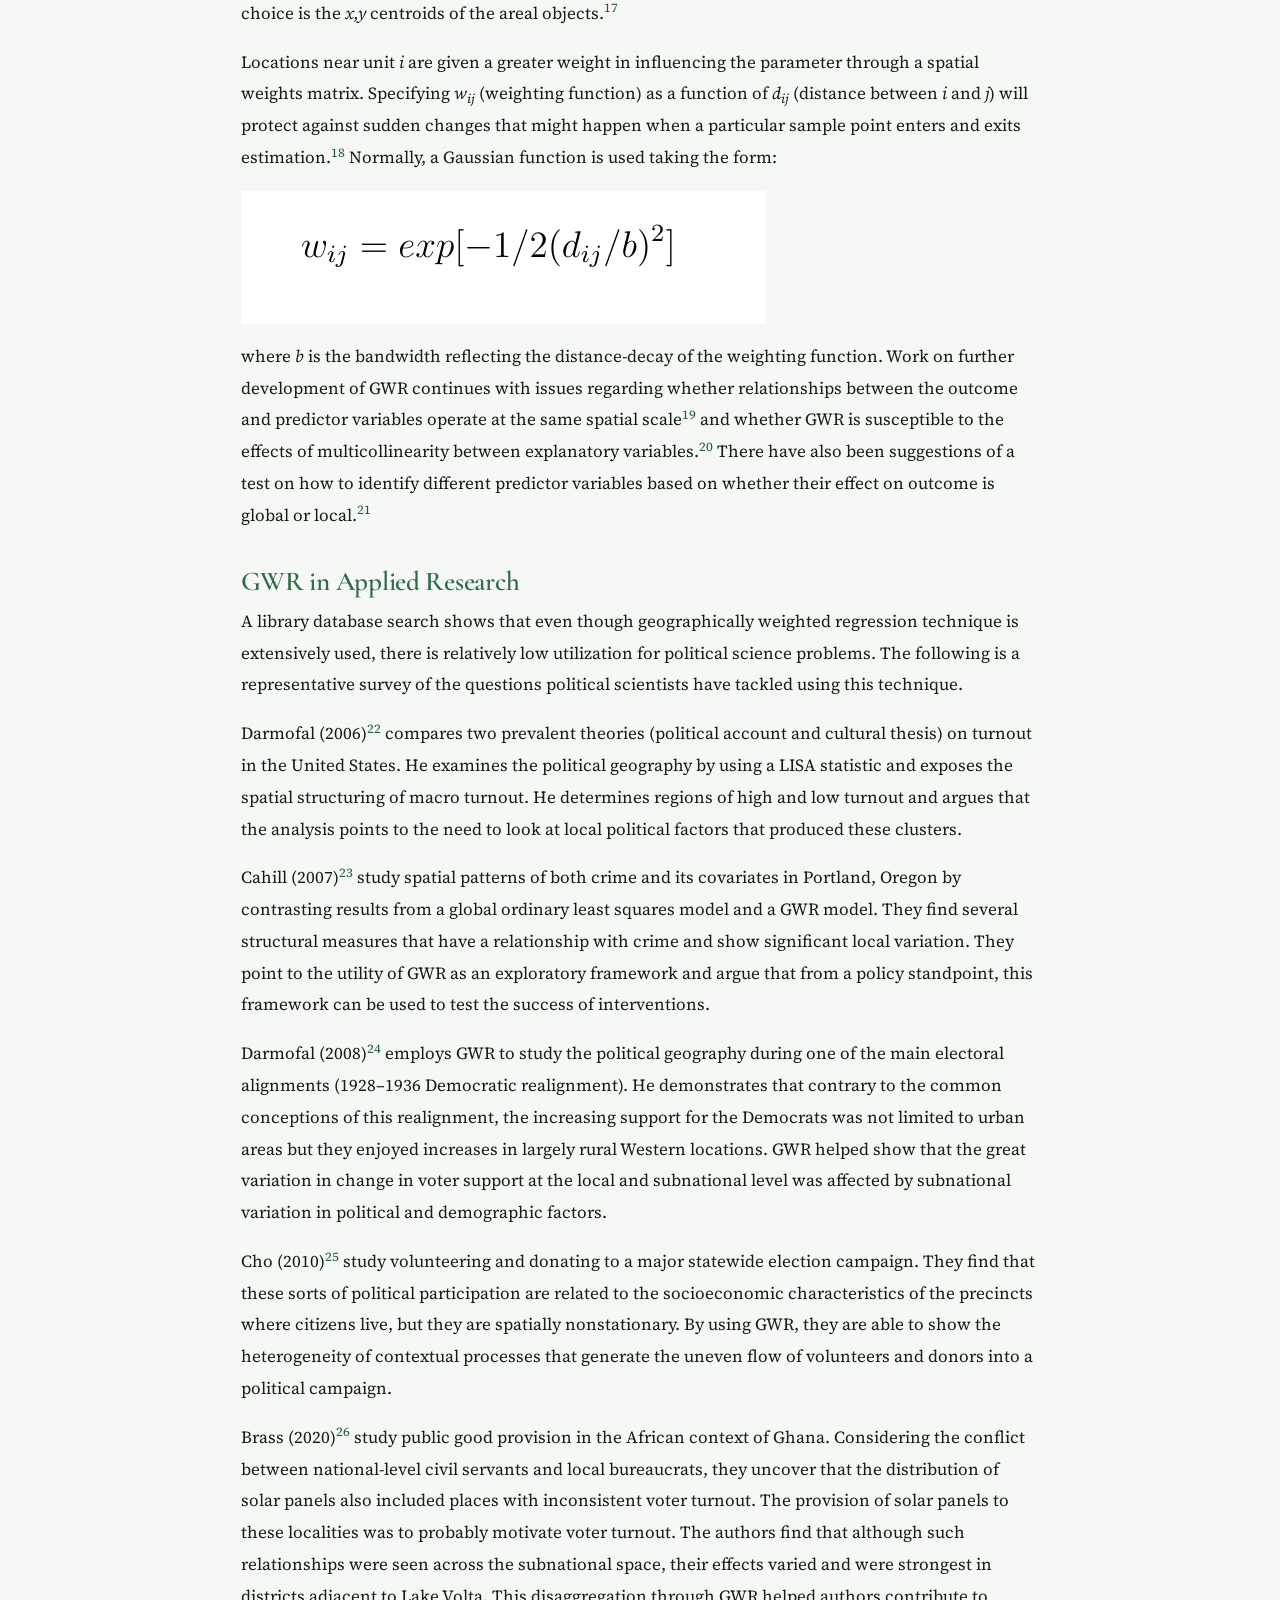
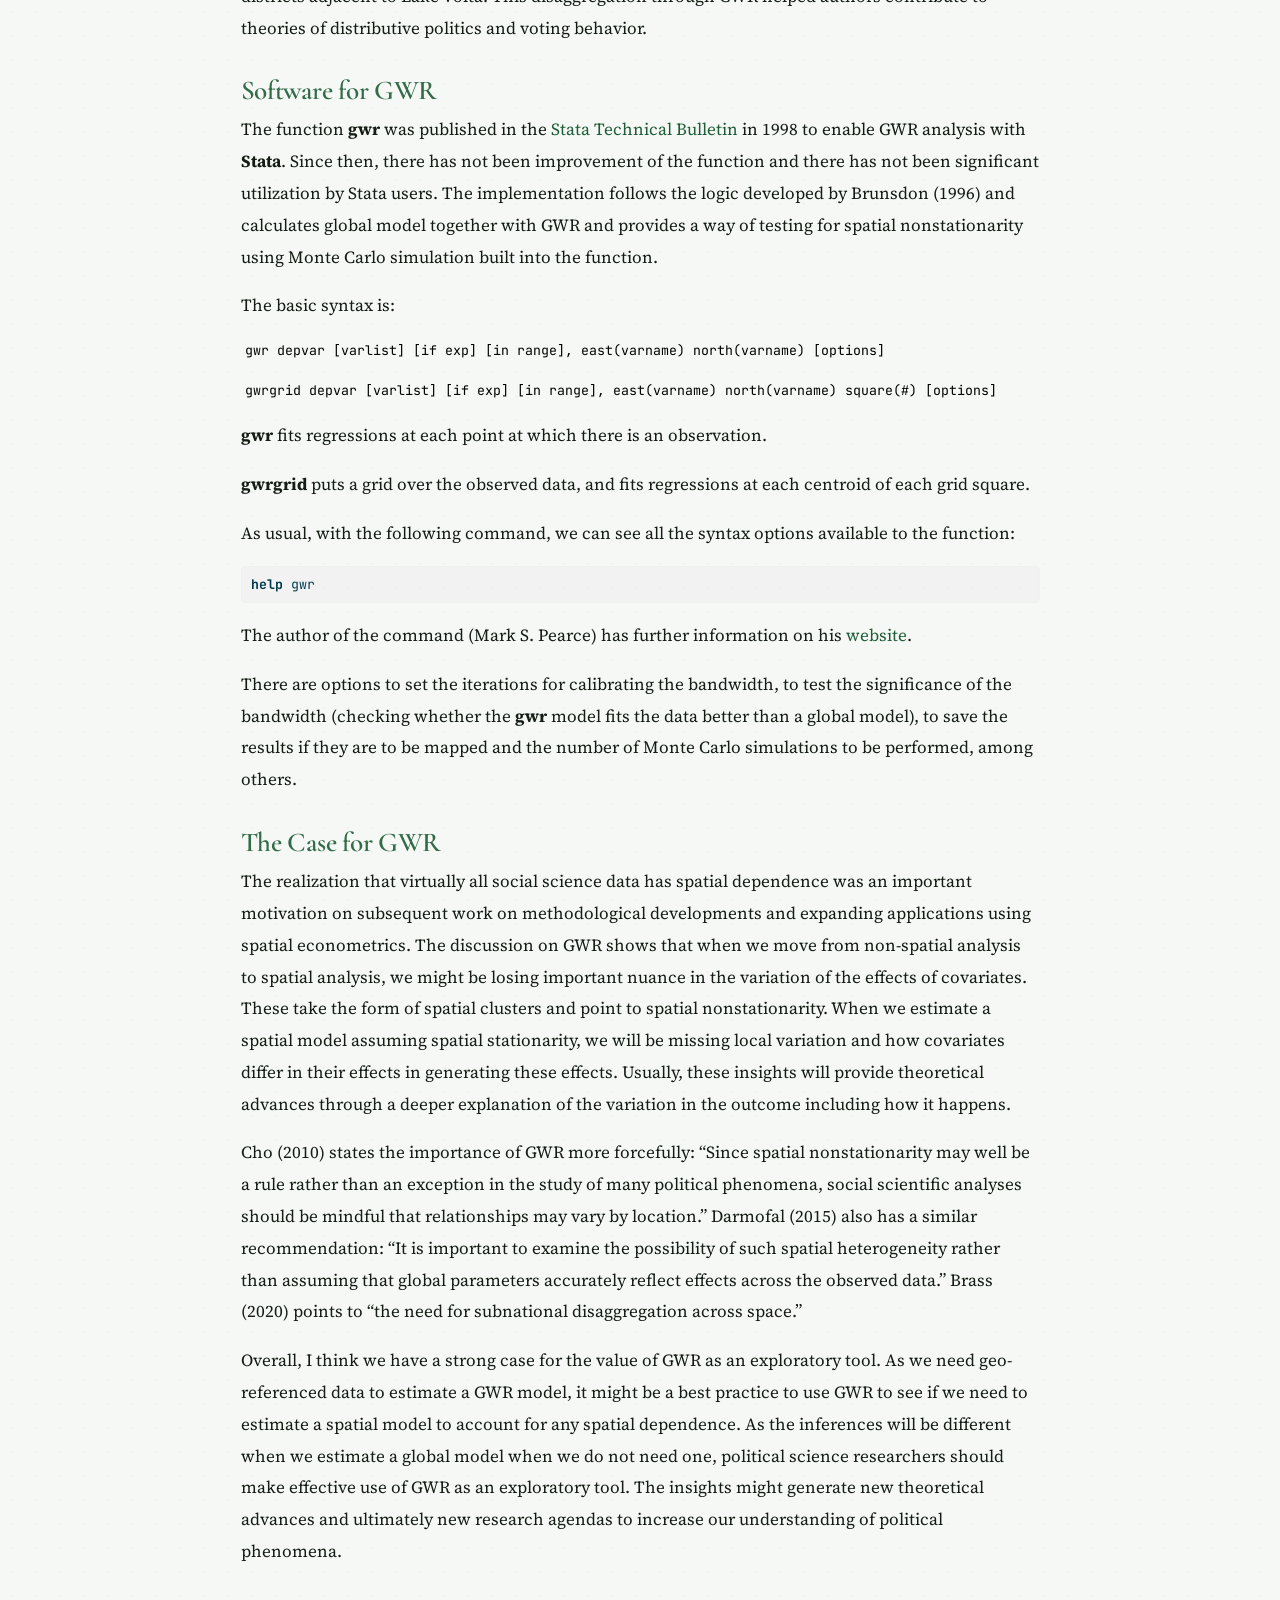
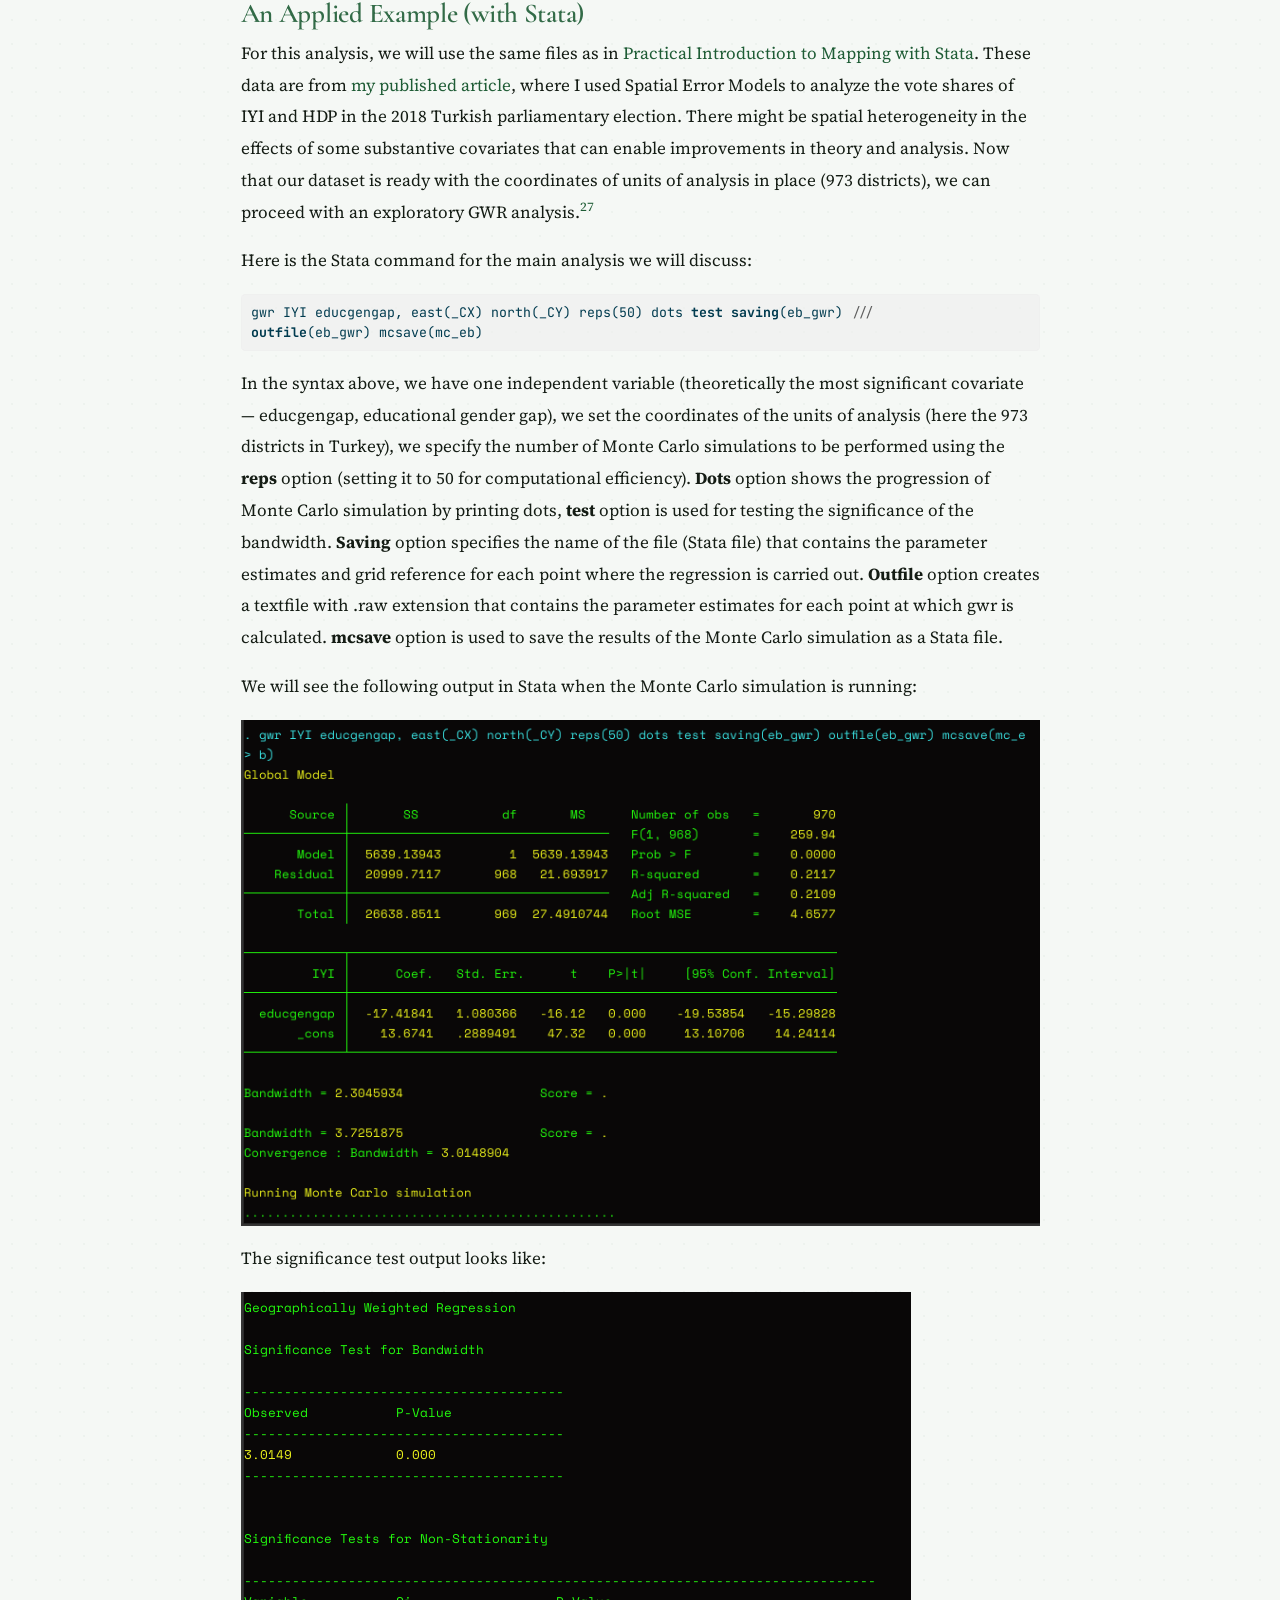
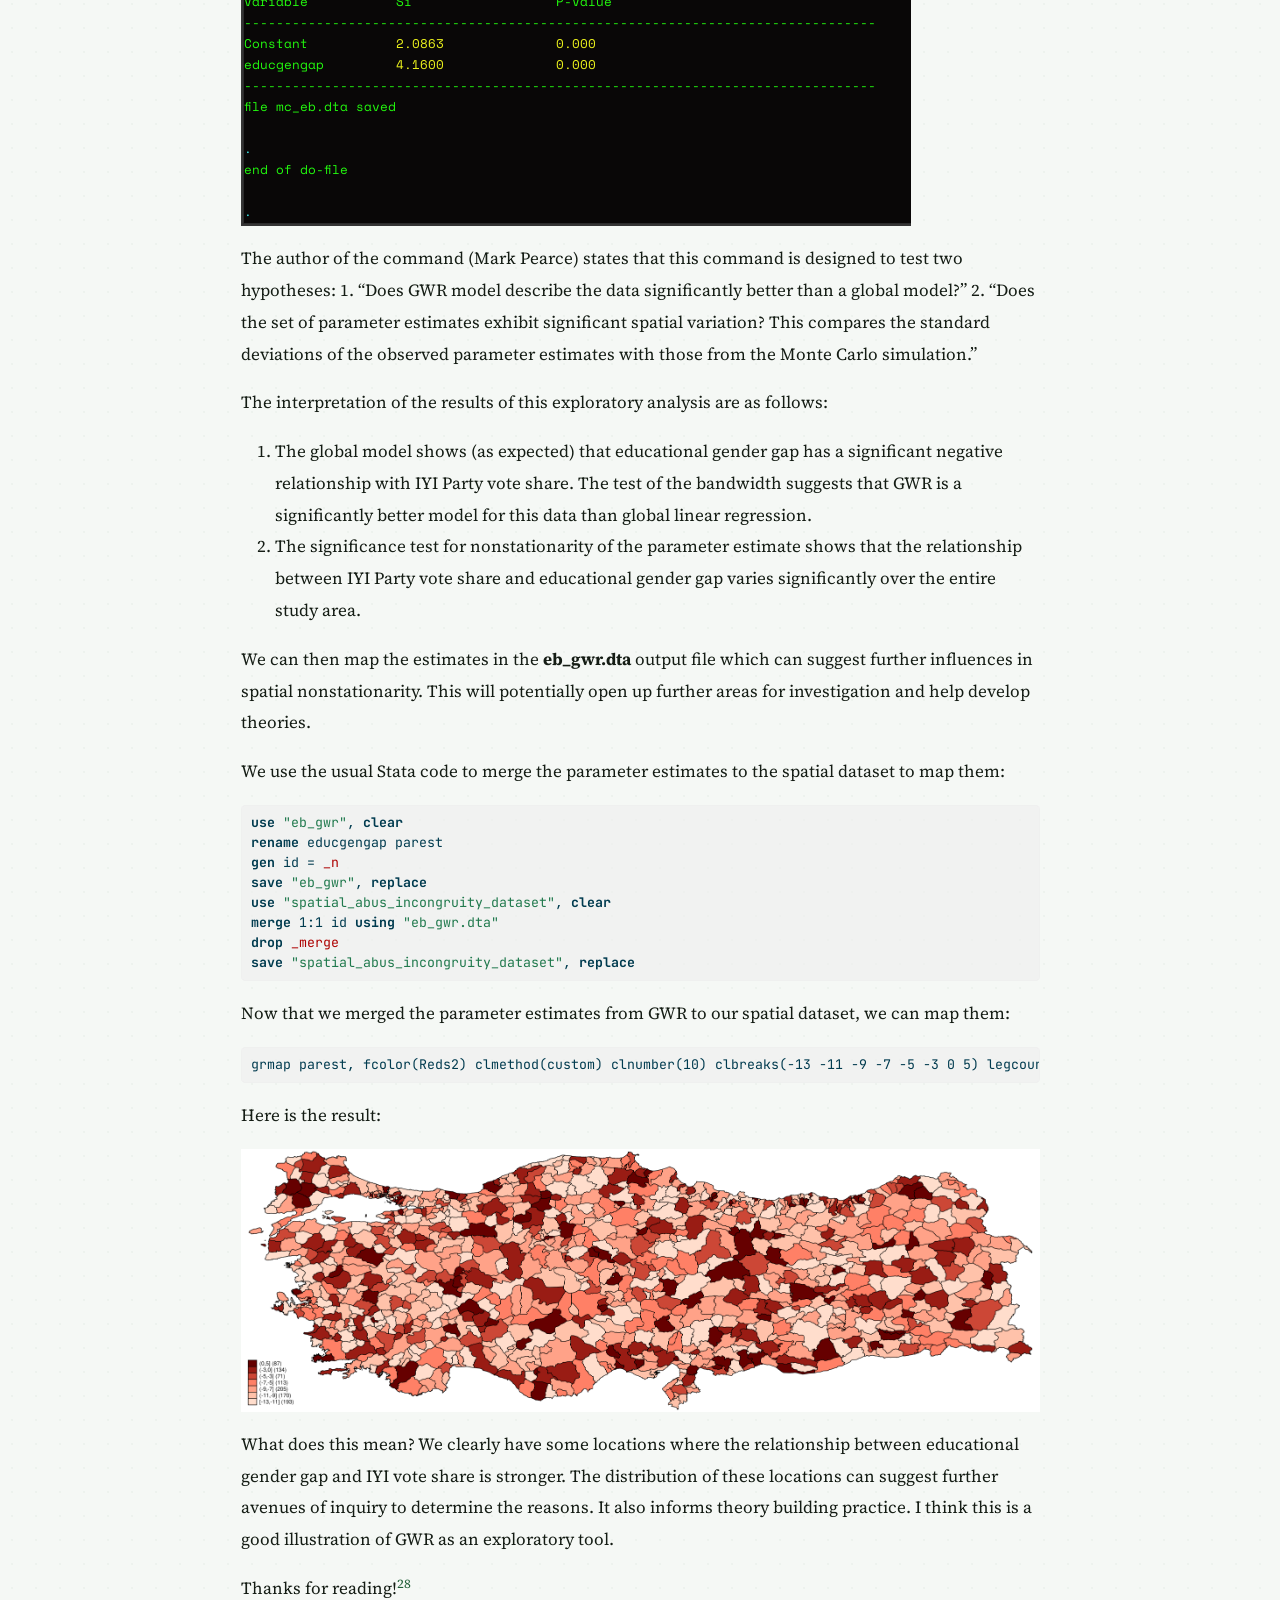
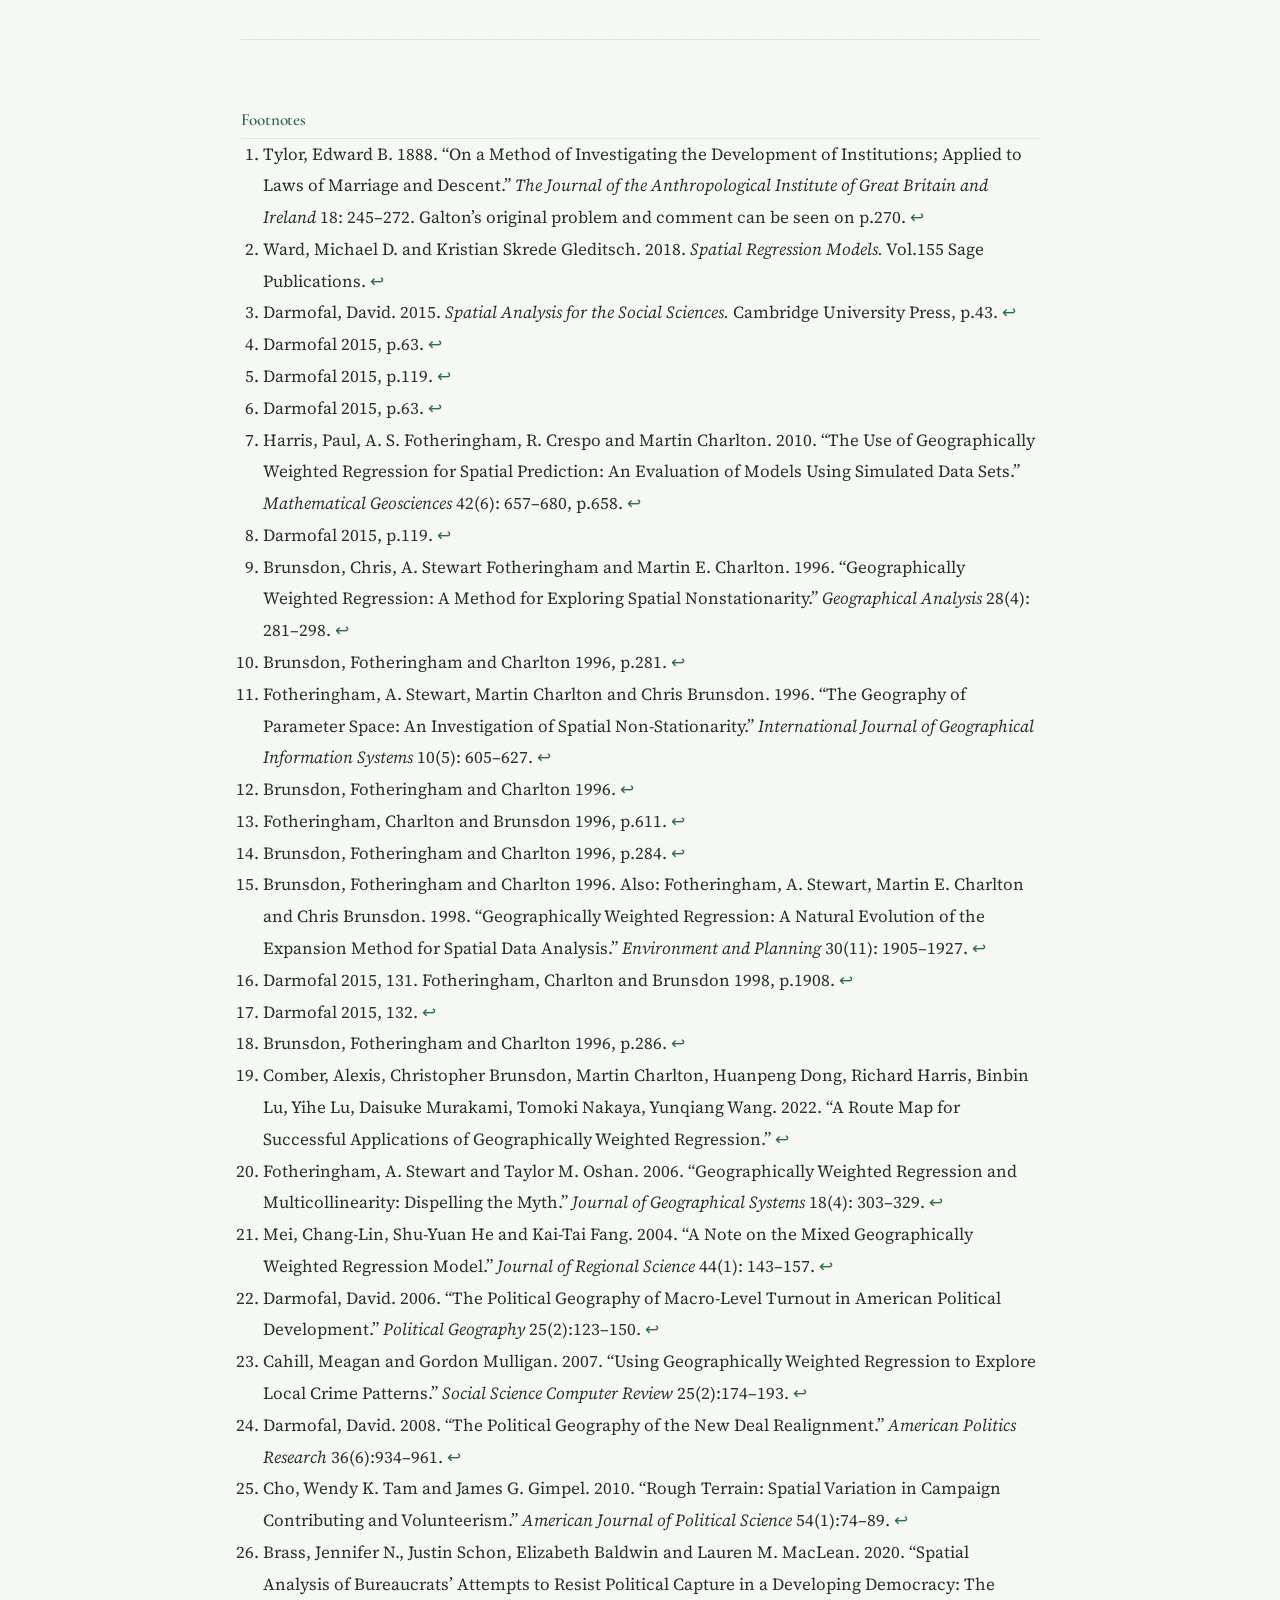
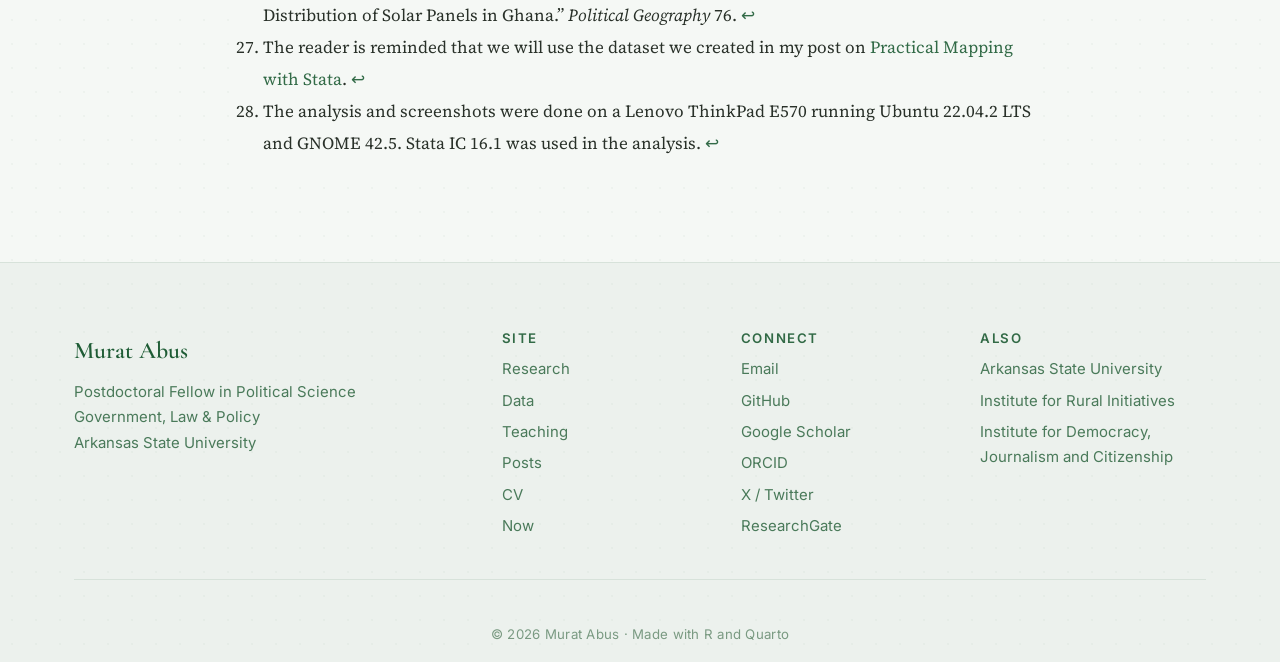
<file: docs/posts/2023-05-07-geographically-weighted-regression/index.html>
<!DOCTYPE html>
<html xmlns="http://www.w3.org/1999/xhtml" lang="en" xml:lang="en"><head>

<meta charset="utf-8">
<meta name="generator" content="quarto-1.9.37">

<meta name="viewport" content="width=device-width, initial-scale=1.0, user-scalable=yes">

<meta name="dcterms.date" content="2023-05-07">

<title>Geographically-Weighted Regression (with Stata) – Murat Abus</title>
<style>
/* Default styles provided by pandoc.
** See https://pandoc.org/MANUAL.html#variables-for-html for config info.
*/
code{white-space: pre-wrap;}
span.smallcaps{font-variant: small-caps;}
div.columns{display: flex; gap: min(4vw, 1.5em);}
div.column{flex: auto; overflow-x: auto;}
div.hanging-indent{margin-left: 1.5em; text-indent: -1.5em;}
ul.task-list{list-style: none;}
ul.task-list li input[type="checkbox"] {
  width: 0.8em;
  margin: 0 0.8em 0.2em -1em; /* quarto-specific, see https://github.com/quarto-dev/quarto-cli/issues/4556 */ 
  vertical-align: middle;
}
/* CSS for syntax highlighting */
html { -webkit-text-size-adjust: 100%; }
pre > code.sourceCode { white-space: pre; position: relative; }
pre > code.sourceCode > span { display: inline-block; line-height: 1.25; }
pre > code.sourceCode > span:empty { height: 1.2em; }
.sourceCode { overflow: visible; }
code.sourceCode > span { color: inherit; text-decoration: inherit; }
div.sourceCode { margin: 1em 0; }
pre.sourceCode { margin: 0; }
@media screen {
div.sourceCode { overflow: auto; }
}
@media print {
pre > code.sourceCode { white-space: pre-wrap; }
pre > code.sourceCode > span { text-indent: -5em; padding-left: 5em; }
}
pre.numberSource code
  { counter-reset: source-line 0; }
pre.numberSource code > span
  { position: relative; left: -4em; counter-increment: source-line; }
pre.numberSource code > span > a:first-child::before
  { content: counter(source-line);
    position: relative; left: -1em; text-align: right; vertical-align: baseline;
    border: none; display: inline-block;
    -webkit-touch-callout: none; -webkit-user-select: none;
    -khtml-user-select: none; -moz-user-select: none;
    -ms-user-select: none; user-select: none;
    padding: 0 4px; width: 4em;
  }
pre.numberSource { margin-left: 3em;  padding-left: 4px; }
div.sourceCode
  {   }
@media screen {
pre > code.sourceCode > span > a:first-child::before { text-decoration: underline; }
}
</style>


<script src="../../site_libs/quarto-nav/quarto-nav.js"></script>
<script src="../../site_libs/clipboard/clipboard.min.js"></script>
<script src="../../site_libs/quarto-search/autocomplete.umd.js"></script>
<script src="../../site_libs/quarto-search/fuse.min.js"></script>
<script src="../../site_libs/quarto-search/quarto-search.js"></script>
<meta name="quarto:offset" content="../../">
<link href="../../favicon.ico" rel="icon">
<script src="../../site_libs/quarto-html/quarto.js" type="module"></script>
<script src="../../site_libs/quarto-html/tabsets/tabsets.js" type="module"></script>
<script src="../../site_libs/quarto-html/popper.min.js"></script>
<script src="../../site_libs/quarto-html/tippy.umd.min.js"></script>
<script src="../../site_libs/quarto-html/anchor.min.js"></script>
<link href="../../site_libs/quarto-html/tippy.css" rel="stylesheet">
<link href="../../site_libs/quarto-html/quarto-syntax-highlighting-7f8f88aac4f3542376d5c11b86a4c14d.css" rel="stylesheet" class="quarto-color-scheme" id="quarto-text-highlighting-styles">
<link href="../../site_libs/quarto-html/quarto-syntax-highlighting-dark-d0ae9245876894da5ac7e18953ecc5cc.css" rel="stylesheet" class="quarto-color-scheme quarto-color-alternate" id="quarto-text-highlighting-styles">
<link href="../../site_libs/quarto-html/quarto-syntax-highlighting-7f8f88aac4f3542376d5c11b86a4c14d.css" rel="stylesheet" class="quarto-color-scheme-extra" id="quarto-text-highlighting-styles">
<script src="../../site_libs/bootstrap/bootstrap.min.js"></script>
<link href="../../site_libs/bootstrap/bootstrap-icons.css" rel="stylesheet">
<link href="../../site_libs/bootstrap/bootstrap-416e27836db26bca6413101ed15d3d58.min.css" rel="stylesheet" append-hash="true" class="quarto-color-scheme" id="quarto-bootstrap" data-mode="light">
<link href="../../site_libs/bootstrap/bootstrap-dark-851051d9b36683405659597a38eb9fc2.min.css" rel="stylesheet" append-hash="true" class="quarto-color-scheme quarto-color-alternate" id="quarto-bootstrap" data-mode="dark">
<link href="../../site_libs/bootstrap/bootstrap-416e27836db26bca6413101ed15d3d58.min.css" rel="stylesheet" append-hash="true" class="quarto-color-scheme-extra" id="quarto-bootstrap" data-mode="light">
<script id="quarto-search-options" type="application/json">{
  "location": "navbar",
  "copy-button": false,
  "collapse-after": 3,
  "panel-placement": "end",
  "type": "overlay",
  "limit": 50,
  "keyboard-shortcut": [
    "f",
    "/",
    "s"
  ],
  "language": {
    "search-no-results-text": "No results",
    "search-matching-documents-text": "matching documents",
    "search-copy-link-title": "Copy link to search",
    "search-hide-matches-text": "Hide additional matches",
    "search-more-match-text": "more match in this document",
    "search-more-matches-text": "more matches in this document",
    "search-clear-button-title": "Clear",
    "search-text-placeholder": "",
    "search-detached-cancel-button-title": "Cancel",
    "search-submit-button-title": "Submit",
    "search-label": "Search"
  }
}</script>
<style>html{ scroll-behavior: smooth; }</style>


</head>

<body class="nav-fixed fullcontent quarto-light"><script id="quarto-html-before-body" type="application/javascript">
    const toggleBodyColorMode = (bsSheetEl) => {
      const mode = bsSheetEl.getAttribute("data-mode");
      const bodyEl = window.document.querySelector("body");
      if (mode === "dark") {
        bodyEl.classList.add("quarto-dark");
        bodyEl.classList.remove("quarto-light");
      } else {
        bodyEl.classList.add("quarto-light");
        bodyEl.classList.remove("quarto-dark");
      }
    }
    const toggleBodyColorPrimary = () => {
      const bsSheetEl = window.document.querySelector("link#quarto-bootstrap:not([rel=disabled-stylesheet])");
      if (bsSheetEl) {
        toggleBodyColorMode(bsSheetEl);
      }
    }
    const setColorSchemeToggle = (alternate) => {
      const toggles = window.document.querySelectorAll('.quarto-color-scheme-toggle');
      for (let i=0; i < toggles.length; i++) {
        const toggle = toggles[i];
        if (toggle) {
          if (alternate) {
            toggle.classList.add("alternate");
          } else {
            toggle.classList.remove("alternate");
          }
        }
      }
    };
    const toggleColorMode = (alternate) => {
      // Switch the stylesheets
      const primaryStylesheets = window.document.querySelectorAll('link.quarto-color-scheme:not(.quarto-color-alternate)');
      const alternateStylesheets = window.document.querySelectorAll('link.quarto-color-scheme.quarto-color-alternate');
      manageTransitions('#quarto-margin-sidebar .nav-link', false);
      if (alternate) {
        // note: dark is layered on light, we don't disable primary!
        enableStylesheet(alternateStylesheets);
        for (const sheetNode of alternateStylesheets) {
          if (sheetNode.id === "quarto-bootstrap") {
            toggleBodyColorMode(sheetNode);
          }
        }
      } else {
        disableStylesheet(alternateStylesheets);
        enableStylesheet(primaryStylesheets)
        toggleBodyColorPrimary();
      }
      manageTransitions('#quarto-margin-sidebar .nav-link', true);
      // Switch the toggles
      setColorSchemeToggle(alternate)
      // Hack to workaround the fact that safari doesn't
      // properly recolor the scrollbar when toggling (#1455)
      if (navigator.userAgent.indexOf('Safari') > 0 && navigator.userAgent.indexOf('Chrome') == -1) {
        manageTransitions("body", false);
        window.scrollTo(0, 1);
        setTimeout(() => {
          window.scrollTo(0, 0);
          manageTransitions("body", true);
        }, 40);
      }
    }
    const disableStylesheet = (stylesheets) => {
      for (let i=0; i < stylesheets.length; i++) {
        const stylesheet = stylesheets[i];
        stylesheet.rel = 'disabled-stylesheet';
      }
    }
    const enableStylesheet = (stylesheets) => {
      for (let i=0; i < stylesheets.length; i++) {
        const stylesheet = stylesheets[i];
        if(stylesheet.rel !== 'stylesheet') { // for Chrome, which will still FOUC without this check
          stylesheet.rel = 'stylesheet';
        }
      }
    }
    const manageTransitions = (selector, allowTransitions) => {
      const els = window.document.querySelectorAll(selector);
      for (let i=0; i < els.length; i++) {
        const el = els[i];
        if (allowTransitions) {
          el.classList.remove('notransition');
        } else {
          el.classList.add('notransition');
        }
      }
    }
    const isFileUrl = () => {
      return window.location.protocol === 'file:';
    }
    const hasAlternateSentinel = () => {
      let styleSentinel = getColorSchemeSentinel();
      if (styleSentinel !== null) {
        return styleSentinel === "alternate";
      } else {
        return false;
      }
    }
    const setStyleSentinel = (alternate) => {
      const value = alternate ? "alternate" : "default";
      if (!isFileUrl()) {
        window.localStorage.setItem("quarto-color-scheme", value);
      } else {
        localAlternateSentinel = value;
      }
    }
    const getColorSchemeSentinel = () => {
      if (!isFileUrl()) {
        const storageValue = window.localStorage.getItem("quarto-color-scheme");
        return storageValue != null ? storageValue : localAlternateSentinel;
      } else {
        return localAlternateSentinel;
      }
    }
    const toggleGiscusIfUsed = (isAlternate, darkModeDefault) => {
      const baseTheme = document.querySelector('#giscus-base-theme')?.value ?? 'light';
      const alternateTheme = document.querySelector('#giscus-alt-theme')?.value ?? 'dark';
      let newTheme = '';
      if(authorPrefersDark) {
        newTheme = isAlternate ? baseTheme : alternateTheme;
      } else {
        newTheme = isAlternate ? alternateTheme : baseTheme;
      }
      const changeGiscusTheme = () => {
        // From: https://github.com/giscus/giscus/issues/336
        const sendMessage = (message) => {
          const iframe = document.querySelector('iframe.giscus-frame');
          if (!iframe) return;
          iframe.contentWindow.postMessage({ giscus: message }, 'https://giscus.app');
        }
        sendMessage({
          setConfig: {
            theme: newTheme
          }
        });
      }
      const isGiscussLoaded = window.document.querySelector('iframe.giscus-frame') !== null;
      if (isGiscussLoaded) {
        changeGiscusTheme();
      }
    };
    const authorPrefersDark = false;
    const darkModeDefault = authorPrefersDark;
      document.querySelector('link#quarto-text-highlighting-styles.quarto-color-scheme-extra').rel = 'disabled-stylesheet';
      document.querySelector('link#quarto-bootstrap.quarto-color-scheme-extra').rel = 'disabled-stylesheet';
    let localAlternateSentinel = darkModeDefault ? 'alternate' : 'default';
    // Dark / light mode switch
    window.quartoToggleColorScheme = () => {
      // Read the current dark / light value
      let toAlternate = !hasAlternateSentinel();
      toggleColorMode(toAlternate);
      setStyleSentinel(toAlternate);
      toggleGiscusIfUsed(toAlternate, darkModeDefault);
      window.dispatchEvent(new Event('resize'));
    };
    // Switch to dark mode if need be
    if (hasAlternateSentinel()) {
      toggleColorMode(true);
    } else {
      toggleColorMode(false);
    }
  </script>

<div id="quarto-search-results"></div>
  <header id="quarto-header" class="headroom fixed-top">
    <nav class="navbar navbar-expand-lg " data-bs-theme="dark">
      <div class="navbar-container container-fluid">
      <div class="navbar-brand-container mx-auto">
    <a class="navbar-brand" href="../../index.html">
    <span class="navbar-title">Murat Abus</span>
    </a>
  </div>
            <div id="quarto-search" class="" title="Search"></div>
          <button class="navbar-toggler" type="button" data-bs-toggle="collapse" data-bs-target="#navbarCollapse" aria-controls="navbarCollapse" role="menu" aria-expanded="false" aria-label="Toggle navigation" onclick="if (window.quartoToggleHeadroom) { window.quartoToggleHeadroom(); }">
  <span class="navbar-toggler-icon"></span>
</button>
          <div class="collapse navbar-collapse" id="navbarCollapse">
            <ul class="navbar-nav navbar-nav-scroll ms-auto">
  <li class="nav-item">
    <a class="nav-link" href="../../research.html"> 
<span class="menu-text">Research</span></a>
  </li>  
  <li class="nav-item">
    <a class="nav-link" href="../../teaching.html"> 
<span class="menu-text">Teaching</span></a>
  </li>  
  <li class="nav-item">
    <a class="nav-link" href="../../posts/index.html"> 
<span class="menu-text">Posts</span></a>
  </li>  
  <li class="nav-item">
    <a class="nav-link" href="../../data.html"> 
<span class="menu-text">Data</span></a>
  </li>  
  <li class="nav-item">
    <a class="nav-link" href="../../uploads/cv-abus.pdf"> 
<span class="menu-text">CV</span></a>
  </li>  
</ul>
          </div> <!-- /navcollapse -->
            <div class="quarto-navbar-tools">
  <a href="" class="quarto-color-scheme-toggle quarto-navigation-tool  px-1" onclick="window.quartoToggleColorScheme(); return false;" title="Toggle dark mode"><i class="bi"></i></a>
</div>
      </div> <!-- /container-fluid -->
    </nav>
</header>
<!-- content -->
<div id="quarto-content" class="quarto-container page-columns page-rows-contents page-layout-article page-navbar">
<!-- sidebar -->
<!-- margin-sidebar -->
    
<!-- main -->
<main class="content" id="quarto-document-content">


<header id="title-block-header" class="quarto-title-block default">
<div class="quarto-title">
<h1 class="title">Geographically-Weighted Regression (with Stata)</h1>
<p class="subtitle lead">Despite the potential gains in interpretation from Geographically-Weighted Regression, this method is rarely used by political scientists. The theory behind the method and the application and interpretation with Stata are straightforward. It is also a valuable tool for exploratory analysis as part of spatial work.</p>
  <div class="quarto-categories">
    <div class="quarto-category">Methods</div>
    <div class="quarto-category">Stata</div>
  </div>
  </div>



<div class="quarto-title-meta">

    
    <div>
    <div class="quarto-title-meta-heading">Published</div>
    <div class="quarto-title-meta-contents">
      <p class="date">May 7, 2023</p>
    </div>
  </div>
  
    
  </div>
  


</header>


<p>We now know that the answer to Sir Francis Galton’s problem<a href="#fn1" class="footnote-ref" id="fnref1" role="doc-noteref"><sup>1</sup></a> lies in spatial autocorrelation occurring through two main processes: There might be a spillover in outcomes or there might be clustering on attributes<a href="#fn2" class="footnote-ref" id="fnref2" role="doc-noteref"><sup>2</sup></a>. We also know that we can utilize global and local measures of spatial autocorrelation to test for dependence in the data as a whole and determining the particular units which are correlated with their neighbors. However, the dependence shown by these measures may not be reflecting true spatial dependence, but another type of spatial effect called spatial heterogeneity<a href="#fn3" class="footnote-ref" id="fnref3" role="doc-noteref"><sup>3</sup></a>.</p>
<p>The importance of spatial heterogeneity stems from a fundamental shift in how we approach modeling: When we determine the presence of univariate spatial dependence, we run a nonspatial model with covariates to see if the spatial dependence is accounted for. If it is not, we use a spatial model based on the results of robust Lagrange multiplier tests. However, if this dependence is instead spatial heterogeneity, that is it stems from a heterogeneity in the effects of substantive covariates<a href="#fn4" class="footnote-ref" id="fnref4" role="doc-noteref"><sup>4</sup></a>, then we do not need to estimate a spatial model, but instead estimate a geographically weighted regression (GWR from this point on).</p>
<p>Before we proceed further, we need to define spatial heterogeneity as it is central to GWR. Darmofal (2015)<a href="#fn5" class="footnote-ref" id="fnref5" role="doc-noteref"><sup>5</sup></a> explains the intuition behind how spatial heterogeneity in parameters can cause univariate spatial autocorrelation: If a covariate differs in its effects across units of analysis and if the effects are similar in neighboring units, this may generate similar values on the dependent variable. For instance, Darmofal (2015) gives the example of an analysis that gives positive local spatial autocorrelation in violent crime rates. This might be generated by the substantive covariates (unemployment rate, educational attainment level) having stronger relationship to crime in neighboring locations and weaker relationship in other locations.<a href="#fn6" class="footnote-ref" id="fnref6" role="doc-noteref"><sup>6</sup></a> In a sense, this is similar to nonstationarity. Because of the fluctuation in the relationship between the dependent variable and covariates over space, the spatial heterogeneity can be thought of as “relationship nonstationarity”.<a href="#fn7" class="footnote-ref" id="fnref7" role="doc-noteref"><sup>7</sup></a></p>
<p>The heterogeneity can be modeled in a number of ways based on whether it is discrete or continuous. For the former case, there are spatial random coefficients and spatial switching regressions models. For the latter case, there are spatially varying coefficients models like spatial expansion models and GWR.<a href="#fn8" class="footnote-ref" id="fnref8" role="doc-noteref"><sup>8</sup></a></p>
<p>GWR was first proposed in 1996.<a href="#fn9" class="footnote-ref" id="fnref9" role="doc-noteref"><sup>9</sup></a> The authors develop GWR as a way of coping with spatial nonstationarity. They argue that when a global model can not explain the relationships between variables, the model has to be modified to take into account the variations across the space of study. The intuition behind this need is straightforward: The parameter estimates we get from a spatial analysis may not necessarily be constant across space.<a href="#fn10" class="footnote-ref" id="fnref10" role="doc-noteref"><sup>10</sup></a> Spatially-varying parameters are important to capture because they may either point to nonstationarity or misspecification of the model.</p>
<p>Based on their previous study on possible geographical variations<a href="#fn11" class="footnote-ref" id="fnref11" role="doc-noteref"><sup>11</sup></a> in estimates and the fact that sometimes this variation can be complex enough to invalidate “simple trend-fitting exercises”<a href="#fn12" class="footnote-ref" id="fnref12" role="doc-noteref"><sup>12</sup></a>, they use the original notation for their exposition of a simple linear regression:</p>
<p><img src="1.png" class="img-fluid"></p>
<p>where x<sub>ik</sub> is the <em>i</em> th observation of the <em>k</em> th independent variable and we have the i.i.d. error term. The estimates from a model as in the above equation are assumed to be universal. An example of the relationship between population density and elevation in part of Northeast Scotland is provided in Figure 1.<a href="#fn13" class="footnote-ref" id="fnref13" role="doc-noteref"><sup>13</sup></a> GWR is introduced as a formal way to handle this type of complex spatial variations in parameter estimates.</p>
<div class="quarto-figure quarto-figure-center">
<figure class="figure">
<p><img src="image1.png" class="img-fluid figure-img"></p>
<figcaption>Figure 1</figcaption>
</figure>
</div>
<p>GWR is a technique that extends the traditional regression of the first equation by allowing local rates of variation and having coefficients that are not global but specific to a location:<a href="#fn14" class="footnote-ref" id="fnref14" role="doc-noteref"><sup>14</sup></a></p>
<p><img src="2.png" class="img-fluid"></p>
<p>In the above (second) equation, a<sub>ik</sub> is the values of the <em>k</em> th parameter at location <em>i</em>.</p>
<p>Based on the model developed in previous studies<a href="#fn15" class="footnote-ref" id="fnref15" role="doc-noteref"><sup>15</sup></a>, the GWR model was specified more recently by Darmofal (2015):</p>
<p><img src="3.png" class="img-fluid"></p>
<p>To reiterate the main intuition behind GWR, an OLS as in the first equation gives equal weight to the parameters. In a GWR, proximity to unit <em>i</em> is used to weight the effect of observations on the varying parameters.<a href="#fn16" class="footnote-ref" id="fnref16" role="doc-noteref"><sup>16</sup></a> In the third equation, <em>u<sub>i</sub>, v<sub>i</sub></em> are the coordinates of the <em>i</em> th point in space and we have a value of the function. Then parameter estimates are sampled at particular locations and a common choice is the <em>x,y</em> centroids of the areal objects.<a href="#fn17" class="footnote-ref" id="fnref17" role="doc-noteref"><sup>17</sup></a></p>
<p>Locations near unit <em>i</em> are given a greater weight in influencing the parameter through a spatial weights matrix. Specifying <em>w<sub>ij</sub></em> (weighting function) as a function of <em>d<sub>ij</sub></em> (distance between <em>i</em> and <em>j</em>) will protect against sudden changes that might happen when a particular sample point enters and exits estimation.<a href="#fn18" class="footnote-ref" id="fnref18" role="doc-noteref"><sup>18</sup></a> Normally, a Gaussian function is used taking the form:</p>
<p><img src="4.png" class="img-fluid"></p>
<p>where <em>b</em> is the bandwidth reflecting the distance-decay of the weighting function. Work on further development of GWR continues with issues regarding whether relationships between the outcome and predictor variables operate at the same spatial scale<a href="#fn19" class="footnote-ref" id="fnref19" role="doc-noteref"><sup>19</sup></a> and whether GWR is susceptible to the effects of multicollinearity between explanatory variables.<a href="#fn20" class="footnote-ref" id="fnref20" role="doc-noteref"><sup>20</sup></a> There have also been suggestions of a test on how to identify different predictor variables based on whether their effect on outcome is global or local.<a href="#fn21" class="footnote-ref" id="fnref21" role="doc-noteref"><sup>21</sup></a></p>
<section id="gwr-in-applied-research" class="level3">
<h3 class="anchored" data-anchor-id="gwr-in-applied-research">GWR in Applied Research</h3>
<p>A library database search shows that even though geographically weighted regression technique is extensively used, there is relatively low utilization for political science problems. The following is a representative survey of the questions political scientists have tackled using this technique.</p>
<p>Darmofal (2006)<a href="#fn22" class="footnote-ref" id="fnref22" role="doc-noteref"><sup>22</sup></a> compares two prevalent theories (political account and cultural thesis) on turnout in the United States. He examines the political geography by using a LISA statistic and exposes the spatial structuring of macro turnout. He determines regions of high and low turnout and argues that the analysis points to the need to look at local political factors that produced these clusters.</p>
<p>Cahill (2007)<a href="#fn23" class="footnote-ref" id="fnref23" role="doc-noteref"><sup>23</sup></a> study spatial patterns of both crime and its covariates in Portland, Oregon by contrasting results from a global ordinary least squares model and a GWR model. They find several structural measures that have a relationship with crime and show significant local variation. They point to the utility of GWR as an exploratory framework and argue that from a policy standpoint, this framework can be used to test the success of interventions.</p>
<p>Darmofal (2008)<a href="#fn24" class="footnote-ref" id="fnref24" role="doc-noteref"><sup>24</sup></a> employs GWR to study the political geography during one of the main electoral alignments (1928–1936 Democratic realignment). He demonstrates that contrary to the common conceptions of this realignment, the increasing support for the Democrats was not limited to urban areas but they enjoyed increases in largely rural Western locations. GWR helped show that the great variation in change in voter support at the local and subnational level was affected by subnational variation in political and demographic factors.</p>
<p>Cho (2010)<a href="#fn25" class="footnote-ref" id="fnref25" role="doc-noteref"><sup>25</sup></a> study volunteering and donating to a major statewide election campaign. They find that these sorts of political participation are related to the socioeconomic characteristics of the precincts where citizens live, but they are spatially nonstationary. By using GWR, they are able to show the heterogeneity of contextual processes that generate the uneven flow of volunteers and donors into a political campaign.</p>
<p>Brass (2020)<a href="#fn26" class="footnote-ref" id="fnref26" role="doc-noteref"><sup>26</sup></a> study public good provision in the African context of Ghana. Considering the conflict between national-level civil servants and local bureaucrats, they uncover that the distribution of solar panels also included places with inconsistent voter turnout. The provision of solar panels to these localities was to probably motivate voter turnout. The authors find that although such relationships were seen across the subnational space, their effects varied and were strongest in districts adjacent to Lake Volta. This disaggregation through GWR helped authors contribute to theories of distributive politics and voting behavior.</p>
</section>
<section id="software-for-gwr" class="level3">
<h3 class="anchored" data-anchor-id="software-for-gwr">Software for GWR</h3>
<p>The function <strong>gwr</strong> was published in the <a href="https://www.stata.com/products/stb/journals/stb46.pdf">Stata Technical Bulletin</a> in 1998 to enable GWR analysis with <strong>Stata</strong>. Since then, there has not been improvement of the function and there has not been significant utilization by Stata users. The implementation follows the logic developed by Brunsdon (1996) and calculates global model together with GWR and provides a way of testing for spatial nonstationarity using Monte Carlo simulation built into the function.</p>
<p>The basic syntax is:</p>
<pre><code>gwr depvar [varlist] [if exp] [in range], east(varname) north(varname) [options]

gwrgrid depvar [varlist] [if exp] [in range], east(varname) north(varname) square(#) [options]</code></pre>
<p><strong>gwr</strong> fits regressions at each point at which there is an observation.</p>
<p><strong>gwrgrid</strong> puts a grid over the observed data, and fits regressions at each centroid of each grid square.</p>
<p>As usual, with the following command, we can see all the syntax options available to the function:</p>
<div class="code-copy-outer-scaffold"><div class="sourceCode" id="cb2"><pre class="sourceCode stata code-with-copy"><code class="sourceCode stata"><span id="cb2-1"><a href="#cb2-1" aria-hidden="true" tabindex="-1"></a><span class="kw">help</span> gwr</span></code></pre></div><button title="Copy to Clipboard" class="code-copy-button"><i class="bi"></i></button></div>
<p>The author of the command (Mark S. Pearce) has further information on his <a href="https://www.staff.ncl.ac.uk/m.s.pearce/stbgwr.htm">website</a>.</p>
<p>There are options to set the iterations for calibrating the bandwidth, to test the significance of the bandwidth (checking whether the <strong>gwr</strong> model fits the data better than a global model), to save the results if they are to be mapped and the number of Monte Carlo simulations to be performed, among others.</p>
</section>
<section id="the-case-for-gwr" class="level3">
<h3 class="anchored" data-anchor-id="the-case-for-gwr">The Case for GWR</h3>
<p>The realization that virtually all social science data has spatial dependence was an important motivation on subsequent work on methodological developments and expanding applications using spatial econometrics. The discussion on GWR shows that when we move from non-spatial analysis to spatial analysis, we might be losing important nuance in the variation of the effects of covariates. These take the form of spatial clusters and point to spatial nonstationarity. When we estimate a spatial model assuming spatial stationarity, we will be missing local variation and how covariates differ in their effects in generating these effects. Usually, these insights will provide theoretical advances through a deeper explanation of the variation in the outcome including how it happens.</p>
<p>Cho (2010) states the importance of GWR more forcefully: “Since spatial nonstationarity may well be a rule rather than an exception in the study of many political phenomena, social scientific analyses should be mindful that relationships may vary by location.” Darmofal (2015) also has a similar recommendation: “It is important to examine the possibility of such spatial heterogeneity rather than assuming that global parameters accurately reflect effects across the observed data.” Brass (2020) points to “the need for subnational disaggregation across space.”</p>
<p>Overall, I think we have a strong case for the value of GWR as an exploratory tool. As we need geo-referenced data to estimate a GWR model, it might be a best practice to use GWR to see if we need to estimate a spatial model to account for any spatial dependence. As the inferences will be different when we estimate a global model when we do not need one, political science researchers should make effective use of GWR as an exploratory tool. The insights might generate new theoretical advances and ultimately new research agendas to increase our understanding of political phenomena.</p>
</section>
<section id="an-applied-example-with-stata" class="level3">
<h3 class="anchored" data-anchor-id="an-applied-example-with-stata">An Applied Example (with Stata)</h3>
<p>For this analysis, we will use the same files as in <a href="../../posts/2022-06-24-practical-introduction-to-mapping-with-stata/">Practical Introduction to Mapping with Stata</a>. These data are from <a href="https://doi.org/10.1080/13629395.2023.2194154">my published article</a>, where I used Spatial Error Models to analyze the vote shares of IYI and HDP in the 2018 Turkish parliamentary election. There might be spatial heterogeneity in the effects of some substantive covariates that can enable improvements in theory and analysis. Now that our dataset is ready with the coordinates of units of analysis in place (973 districts), we can proceed with an exploratory GWR analysis.<a href="#fn27" class="footnote-ref" id="fnref27" role="doc-noteref"><sup>27</sup></a></p>
<p>Here is the Stata command for the main analysis we will discuss:</p>
<div class="code-copy-outer-scaffold"><div class="sourceCode" id="cb3"><pre class="sourceCode stata code-with-copy"><code class="sourceCode stata"><span id="cb3-1"><a href="#cb3-1" aria-hidden="true" tabindex="-1"></a>gwr IYI educgengap, east(_CX) north(_CY) reps(50) dots <span class="kw">test</span> <span class="kw">saving</span>(eb_gwr) <span class="co">///</span></span>
<span id="cb3-2"><a href="#cb3-2" aria-hidden="true" tabindex="-1"></a><span class="kw">outfile</span>(eb_gwr) mcsave(mc_eb)</span></code></pre></div><button title="Copy to Clipboard" class="code-copy-button"><i class="bi"></i></button></div>
<p>In the syntax above, we have one independent variable (theoretically the most significant covariate — educgengap, educational gender gap), we set the coordinates of the units of analysis (here the 973 districts in Turkey), we specify the number of Monte Carlo simulations to be performed using the <strong>reps</strong> option (setting it to 50 for computational efficiency). <strong>Dots</strong> option shows the progression of Monte Carlo simulation by printing dots, <strong>test</strong> option is used for testing the significance of the bandwidth. <strong>Saving</strong> option specifies the name of the file (Stata file) that contains the parameter estimates and grid reference for each point where the regression is carried out. <strong>Outfile</strong> option creates a textfile with .raw extension that contains the parameter estimates for each point at which gwr is calculated. <strong>mcsave</strong> option is used to save the results of the Monte Carlo simulation as a Stata file.</p>
<p>We will see the following output in Stata when the Monte Carlo simulation is running:</p>
<p><img src="gwr1.png" class="img-fluid"></p>
<p>The significance test output looks like:</p>
<p><img src="gwr2.png" class="img-fluid"></p>
<p>The author of the command (Mark Pearce) states that this command is designed to test two hypotheses: 1. “Does GWR model describe the data significantly better than a global model?” 2. “Does the set of parameter estimates exhibit significant spatial variation? This compares the standard deviations of the observed parameter estimates with those from the Monte Carlo simulation.”</p>
<p>The interpretation of the results of this exploratory analysis are as follows:</p>
<ol type="1">
<li>The global model shows (as expected) that educational gender gap has a significant negative relationship with IYI Party vote share. The test of the bandwidth suggests that GWR is a significantly better model for this data than global linear regression.</li>
<li>The significance test for nonstationarity of the parameter estimate shows that the relationship between IYI Party vote share and educational gender gap varies significantly over the entire study area.</li>
</ol>
<p>We can then map the estimates in the <strong>eb_gwr.dta</strong> output file which can suggest further influences in spatial nonstationarity. This will potentially open up further areas for investigation and help develop theories.</p>
<p>We use the usual Stata code to merge the parameter estimates to the spatial dataset to map them:</p>
<div class="code-copy-outer-scaffold"><div class="sourceCode" id="cb4"><pre class="sourceCode stata code-with-copy"><code class="sourceCode stata"><span id="cb4-1"><a href="#cb4-1" aria-hidden="true" tabindex="-1"></a><span class="kw">use</span> <span class="st">"eb_gwr"</span>, <span class="kw">clear</span></span>
<span id="cb4-2"><a href="#cb4-2" aria-hidden="true" tabindex="-1"></a><span class="kw">rename</span> educgengap parest</span>
<span id="cb4-3"><a href="#cb4-3" aria-hidden="true" tabindex="-1"></a><span class="kw">gen</span> id = <span class="dt">_n</span></span>
<span id="cb4-4"><a href="#cb4-4" aria-hidden="true" tabindex="-1"></a><span class="kw">save</span> <span class="st">"eb_gwr"</span>, <span class="kw">replace</span></span>
<span id="cb4-5"><a href="#cb4-5" aria-hidden="true" tabindex="-1"></a><span class="kw">use</span> <span class="st">"spatial_abus_incongruity_dataset"</span>, <span class="kw">clear</span></span>
<span id="cb4-6"><a href="#cb4-6" aria-hidden="true" tabindex="-1"></a><span class="kw">merge</span> 1:1 id <span class="kw">using</span> <span class="st">"eb_gwr.dta"</span></span>
<span id="cb4-7"><a href="#cb4-7" aria-hidden="true" tabindex="-1"></a><span class="kw">drop</span> <span class="dt">_merge</span></span>
<span id="cb4-8"><a href="#cb4-8" aria-hidden="true" tabindex="-1"></a><span class="kw">save</span> <span class="st">"spatial_abus_incongruity_dataset"</span>, <span class="kw">replace</span></span></code></pre></div><button title="Copy to Clipboard" class="code-copy-button"><i class="bi"></i></button></div>
<p>Now that we merged the parameter estimates from GWR to our spatial dataset, we can map them:</p>
<div class="code-copy-outer-scaffold"><div class="sourceCode" id="cb5"><pre class="sourceCode stata code-with-copy"><code class="sourceCode stata"><span id="cb5-1"><a href="#cb5-1" aria-hidden="true" tabindex="-1"></a>grmap parest, fcolor(Reds2) clmethod(custom) clnumber(10) clbreaks(-13 -11 -9 -7 -5 -3 0 5) legcount</span></code></pre></div><button title="Copy to Clipboard" class="code-copy-button"><i class="bi"></i></button></div>
<p>Here is the result:</p>
<p><img src="image2.png" class="img-fluid"></p>
<p>What does this mean? We clearly have some locations where the relationship between educational gender gap and IYI vote share is stronger. The distribution of these locations can suggest further avenues of inquiry to determine the reasons. It also informs theory building practice. I think this is a good illustration of GWR as an exploratory tool.</p>
<p>Thanks for reading!<a href="#fn28" class="footnote-ref" id="fnref28" role="doc-noteref"><sup>28</sup></a></p>


</section>


<div id="quarto-appendix" class="default"><section id="footnotes" class="footnotes footnotes-end-of-document" role="doc-endnotes"><h2 class="anchored quarto-appendix-heading">Footnotes</h2>

<ol>
<li id="fn1"><p>Tylor, Edward B. 1888. “On a Method of Investigating the Development of Institutions; Applied to Laws of Marriage and Descent.” <em>The Journal of the Anthropological Institute of Great Britain and Ireland</em> 18: 245–272. Galton’s original problem and comment can be seen on p.270.<a href="#fnref1" class="footnote-back" role="doc-backlink">↩︎</a></p></li>
<li id="fn2"><p>Ward, Michael D. and Kristian Skrede Gleditsch. 2018. <em>Spatial Regression Models.</em> Vol.155 Sage Publications.<a href="#fnref2" class="footnote-back" role="doc-backlink">↩︎</a></p></li>
<li id="fn3"><p>Darmofal, David. 2015. <em>Spatial Analysis for the Social Sciences.</em> Cambridge University Press, p.43.<a href="#fnref3" class="footnote-back" role="doc-backlink">↩︎</a></p></li>
<li id="fn4"><p>Darmofal 2015, p.63.<a href="#fnref4" class="footnote-back" role="doc-backlink">↩︎</a></p></li>
<li id="fn5"><p>Darmofal 2015, p.119.<a href="#fnref5" class="footnote-back" role="doc-backlink">↩︎</a></p></li>
<li id="fn6"><p>Darmofal 2015, p.63.<a href="#fnref6" class="footnote-back" role="doc-backlink">↩︎</a></p></li>
<li id="fn7"><p>Harris, Paul, A. S. Fotheringham, R. Crespo and Martin Charlton. 2010. “The Use of Geographically Weighted Regression for Spatial Prediction: An Evaluation of Models Using Simulated Data Sets.” <em>Mathematical Geosciences</em> 42(6): 657–680, p.658.<a href="#fnref7" class="footnote-back" role="doc-backlink">↩︎</a></p></li>
<li id="fn8"><p>Darmofal 2015, p.119.<a href="#fnref8" class="footnote-back" role="doc-backlink">↩︎</a></p></li>
<li id="fn9"><p>Brunsdon, Chris, A. Stewart Fotheringham and Martin E. Charlton. 1996. “Geographically Weighted Regression: A Method for Exploring Spatial Nonstationarity.” <em>Geographical Analysis</em> 28(4): 281–298.<a href="#fnref9" class="footnote-back" role="doc-backlink">↩︎</a></p></li>
<li id="fn10"><p>Brunsdon, Fotheringham and Charlton 1996, p.281.<a href="#fnref10" class="footnote-back" role="doc-backlink">↩︎</a></p></li>
<li id="fn11"><p>Fotheringham, A. Stewart, Martin Charlton and Chris Brunsdon. 1996. “The Geography of Parameter Space: An Investigation of Spatial Non-Stationarity.” <em>International Journal of Geographical Information Systems</em> 10(5): 605–627.<a href="#fnref11" class="footnote-back" role="doc-backlink">↩︎</a></p></li>
<li id="fn12"><p>Brunsdon, Fotheringham and Charlton 1996.<a href="#fnref12" class="footnote-back" role="doc-backlink">↩︎</a></p></li>
<li id="fn13"><p>Fotheringham, Charlton and Brunsdon 1996, p.611.<a href="#fnref13" class="footnote-back" role="doc-backlink">↩︎</a></p></li>
<li id="fn14"><p>Brunsdon, Fotheringham and Charlton 1996, p.284.<a href="#fnref14" class="footnote-back" role="doc-backlink">↩︎</a></p></li>
<li id="fn15"><p>Brunsdon, Fotheringham and Charlton 1996. Also: Fotheringham, A. Stewart, Martin E. Charlton and Chris Brunsdon. 1998. “Geographically Weighted Regression: A Natural Evolution of the Expansion Method for Spatial Data Analysis.” <em>Environment and Planning</em> 30(11): 1905–1927.<a href="#fnref15" class="footnote-back" role="doc-backlink">↩︎</a></p></li>
<li id="fn16"><p>Darmofal 2015, 131. Fotheringham, Charlton and Brunsdon 1998, p.1908.<a href="#fnref16" class="footnote-back" role="doc-backlink">↩︎</a></p></li>
<li id="fn17"><p>Darmofal 2015, 132.<a href="#fnref17" class="footnote-back" role="doc-backlink">↩︎</a></p></li>
<li id="fn18"><p>Brunsdon, Fotheringham and Charlton 1996, p.286.<a href="#fnref18" class="footnote-back" role="doc-backlink">↩︎</a></p></li>
<li id="fn19"><p>Comber, Alexis, Christopher Brunsdon, Martin Charlton, Huanpeng Dong, Richard Harris, Binbin Lu, Yihe Lu, Daisuke Murakami, Tomoki Nakaya, Yunqiang Wang. 2022. “A Route Map for Successful Applications of Geographically Weighted Regression.”<a href="#fnref19" class="footnote-back" role="doc-backlink">↩︎</a></p></li>
<li id="fn20"><p>Fotheringham, A. Stewart and Taylor M. Oshan. 2006. “Geographically Weighted Regression and Multicollinearity: Dispelling the Myth.” <em>Journal of Geographical Systems</em> 18(4): 303–329.<a href="#fnref20" class="footnote-back" role="doc-backlink">↩︎</a></p></li>
<li id="fn21"><p>Mei, Chang-Lin, Shu-Yuan He and Kai-Tai Fang. 2004. “A Note on the Mixed Geographically Weighted Regression Model.” <em>Journal of Regional Science</em> 44(1): 143–157.<a href="#fnref21" class="footnote-back" role="doc-backlink">↩︎</a></p></li>
<li id="fn22"><p>Darmofal, David. 2006. “The Political Geography of Macro-Level Turnout in American Political Development.” <em>Political Geography</em> 25(2):123–150.<a href="#fnref22" class="footnote-back" role="doc-backlink">↩︎</a></p></li>
<li id="fn23"><p>Cahill, Meagan and Gordon Mulligan. 2007. “Using Geographically Weighted Regression to Explore Local Crime Patterns.” <em>Social Science Computer Review</em> 25(2):174–193.<a href="#fnref23" class="footnote-back" role="doc-backlink">↩︎</a></p></li>
<li id="fn24"><p>Darmofal, David. 2008. “The Political Geography of the New Deal Realignment.” <em>American Politics Research</em> 36(6):934–961.<a href="#fnref24" class="footnote-back" role="doc-backlink">↩︎</a></p></li>
<li id="fn25"><p>Cho, Wendy K. Tam and James G. Gimpel. 2010. “Rough Terrain: Spatial Variation in Campaign Contributing and Volunteerism.” <em>American Journal of Political Science</em> 54(1):74–89.<a href="#fnref25" class="footnote-back" role="doc-backlink">↩︎</a></p></li>
<li id="fn26"><p>Brass, Jennifer N., Justin Schon, Elizabeth Baldwin and Lauren M. MacLean. 2020. “Spatial Analysis of Bureaucrats’ Attempts to Resist Political Capture in a Developing Democracy: The Distribution of Solar Panels in Ghana.” <em>Political Geography</em> 76.<a href="#fnref26" class="footnote-back" role="doc-backlink">↩︎</a></p></li>
<li id="fn27"><p>The reader is reminded that we will use the dataset we created in my post on <a href="../../posts/2022-06-24-practical-introduction-to-mapping-with-stata/">Practical Mapping with Stata</a>.<a href="#fnref27" class="footnote-back" role="doc-backlink">↩︎</a></p></li>
<li id="fn28"><p>The analysis and screenshots were done on a Lenovo ThinkPad E570 running Ubuntu 22.04.2 LTS and GNOME 42.5. Stata IC 16.1 was used in the analysis.<a href="#fnref28" class="footnote-back" role="doc-backlink">↩︎</a></p></li>
</ol>
</section></div></main> <!-- /main -->
<script>
(function() {
  // Quarto renders <i class="bi"></i> for the toggle with no icon class.
  // We add bi-moon-fill (light mode) or bi-sun-fill (dark mode).
  function setToggleIcon() {
    var icon = document.querySelector('.quarto-color-scheme-toggle i.bi');
    if (!icon) return;
    var isDark = document.documentElement.classList.contains('quarto-dark') ||
                 document.body.classList.contains('quarto-dark') ||
                 document.documentElement.getAttribute('data-bs-theme') === 'dark';
    icon.className = isDark ? 'bi bi-sun-fill' : 'bi bi-moon-fill';
  }

  // Run on load
  document.addEventListener('DOMContentLoaded', setToggleIcon);

  // Run after toggle click
  document.addEventListener('click', function(e) {
    if (e.target.closest('.quarto-color-scheme-toggle')) {
      setTimeout(setToggleIcon, 50);
    }
  });
})();
</script>
<script>
(function() {
  function fixNavbarFont() {
    var navbars = document.querySelectorAll('.navbar');
    for (var i = 0; i < navbars.length; i++) {
      navbars[i].style.setProperty('font-size', '1.125rem', 'important');
    }
  }
  fixNavbarFont();
  window.addEventListener('load', fixNavbarFont);
  document.addEventListener('click', function(e) {
    if (e.target.closest('.quarto-color-scheme-toggle')) {
      setTimeout(fixNavbarFont, 100);
    }
  });
})();
</script>
<script id="quarto-html-after-body" type="application/javascript">
  window.document.addEventListener("DOMContentLoaded", function (event) {
    // Ensure there is a toggle, if there isn't float one in the top right
    if (window.document.querySelector('.quarto-color-scheme-toggle') === null) {
      const a = window.document.createElement('a');
      a.classList.add('top-right');
      a.classList.add('quarto-color-scheme-toggle');
      a.href = "";
      a.onclick = function() { try { window.quartoToggleColorScheme(); } catch {} return false; };
      const i = window.document.createElement("i");
      i.classList.add('bi');
      a.appendChild(i);
      window.document.body.appendChild(a);
    }
    setColorSchemeToggle(hasAlternateSentinel())
    const icon = "";
    const anchorJS = new window.AnchorJS();
    anchorJS.options = {
      placement: 'right',
      icon: icon
    };
    anchorJS.add('.anchored');
    const isCodeAnnotation = (el) => {
      for (const clz of el.classList) {
        if (clz.startsWith('code-annotation-')) {                     
          return true;
        }
      }
      return false;
    }
    const onCopySuccess = function(e) {
      // button target
      const button = e.trigger;
      // don't keep focus
      button.blur();
      // flash "checked"
      button.classList.add('code-copy-button-checked');
      var currentTitle = button.getAttribute("title");
      button.setAttribute("title", "Copied!");
      let tooltip;
      if (window.bootstrap) {
        button.setAttribute("data-bs-toggle", "tooltip");
        button.setAttribute("data-bs-placement", "left");
        button.setAttribute("data-bs-title", "Copied!");
        tooltip = new bootstrap.Tooltip(button, 
          { trigger: "manual", 
            customClass: "code-copy-button-tooltip",
            offset: [0, -8]});
        tooltip.show();    
      }
      setTimeout(function() {
        if (tooltip) {
          tooltip.hide();
          button.removeAttribute("data-bs-title");
          button.removeAttribute("data-bs-toggle");
          button.removeAttribute("data-bs-placement");
        }
        button.setAttribute("title", currentTitle);
        button.classList.remove('code-copy-button-checked');
      }, 1000);
      // clear code selection
      e.clearSelection();
    }
    const getTextToCopy = function(trigger) {
      const outerScaffold = trigger.parentElement.cloneNode(true);
      const codeEl = outerScaffold.querySelector('code');
      for (const childEl of codeEl.children) {
        if (isCodeAnnotation(childEl)) {
          childEl.remove();
        }
      }
      return codeEl.innerText;
    }
    const clipboard = new window.ClipboardJS('.code-copy-button:not([data-in-quarto-modal])', {
      text: getTextToCopy
    });
    clipboard.on('success', onCopySuccess);
    if (window.document.getElementById('quarto-embedded-source-code-modal')) {
      const clipboardModal = new window.ClipboardJS('.code-copy-button[data-in-quarto-modal]', {
        text: getTextToCopy,
        container: window.document.getElementById('quarto-embedded-source-code-modal')
      });
      clipboardModal.on('success', onCopySuccess);
    }
      var localhostRegex = new RegExp(/^(?:http|https):\/\/localhost\:?[0-9]*\//);
      var mailtoRegex = new RegExp(/^mailto:/);
        var filterRegex = new RegExp("https:\/\/muratabus\.com");
      var isInternal = (href) => {
          return filterRegex.test(href) || localhostRegex.test(href) || mailtoRegex.test(href);
      }
      // Inspect non-navigation links and adorn them if external
     var links = window.document.querySelectorAll('a[href]:not(.nav-link):not(.navbar-brand):not(.toc-action):not(.sidebar-link):not(.sidebar-item-toggle):not(.pagination-link):not(.no-external):not([aria-hidden]):not(.dropdown-item):not(.quarto-navigation-tool):not(.about-link)');
      for (var i=0; i<links.length; i++) {
        const link = links[i];
        if (!isInternal(link.href)) {
          // undo the damage that might have been done by quarto-nav.js in the case of
          // links that we want to consider external
          if (link.dataset.originalHref !== undefined) {
            link.href = link.dataset.originalHref;
          }
        }
      }
    function tippyHover(el, contentFn, onTriggerFn, onUntriggerFn) {
      const config = {
        allowHTML: true,
        maxWidth: 500,
        delay: 100,
        arrow: false,
        appendTo: function(el) {
            return el.parentElement;
        },
        interactive: true,
        interactiveBorder: 10,
        theme: 'quarto',
        placement: 'bottom-start',
      };
      if (contentFn) {
        config.content = contentFn;
      }
      if (onTriggerFn) {
        config.onTrigger = onTriggerFn;
      }
      if (onUntriggerFn) {
        config.onUntrigger = onUntriggerFn;
      }
      window.tippy(el, config); 
    }
    const noterefs = window.document.querySelectorAll('a[role="doc-noteref"]');
    for (var i=0; i<noterefs.length; i++) {
      const ref = noterefs[i];
      tippyHover(ref, function() {
        // use id or data attribute instead here
        let href = ref.getAttribute('data-footnote-href') || ref.getAttribute('href');
        try { href = new URL(href).hash; } catch {}
        const id = href.replace(/^#\/?/, "");
        const note = window.document.getElementById(id);
        if (note) {
          return note.innerHTML;
        } else {
          return "";
        }
      });
    }
    const xrefs = window.document.querySelectorAll('a.quarto-xref');
    const processXRef = (id, note) => {
      // Strip column container classes
      const stripColumnClz = (el) => {
        el.classList.remove("page-full", "page-columns");
        if (el.children) {
          for (const child of el.children) {
            stripColumnClz(child);
          }
        }
      }
      stripColumnClz(note)
      if (id === null || id.startsWith('sec-')) {
        // Special case sections, only their first couple elements
        const container = document.createElement("div");
        if (note.children && note.children.length > 2) {
          container.appendChild(note.children[0].cloneNode(true));
          for (let i = 1; i < note.children.length; i++) {
            const child = note.children[i];
            if (child.tagName === "P" && child.innerText === "") {
              continue;
            } else {
              container.appendChild(child.cloneNode(true));
              break;
            }
          }
          if (window.Quarto?.typesetMath) {
            window.Quarto.typesetMath(container);
          }
          return container.innerHTML
        } else {
          if (window.Quarto?.typesetMath) {
            window.Quarto.typesetMath(note);
          }
          return note.innerHTML;
        }
      } else {
        // Remove any anchor links if they are present
        const anchorLink = note.querySelector('a.anchorjs-link');
        if (anchorLink) {
          anchorLink.remove();
        }
        if (window.Quarto?.typesetMath) {
          window.Quarto.typesetMath(note);
        }
        if (note.classList.contains("callout")) {
          return note.outerHTML;
        } else {
          return note.innerHTML;
        }
      }
    }
    for (var i=0; i<xrefs.length; i++) {
      const xref = xrefs[i];
      tippyHover(xref, undefined, function(instance) {
        instance.disable();
        let url = xref.getAttribute('href');
        let hash = undefined; 
        if (url.startsWith('#')) {
          hash = url;
        } else {
          try { hash = new URL(url).hash; } catch {}
        }
        if (hash) {
          const id = hash.replace(/^#\/?/, "");
          const note = window.document.getElementById(id);
          if (note !== null) {
            try {
              const html = processXRef(id, note.cloneNode(true));
              instance.setContent(html);
            } finally {
              instance.enable();
              instance.show();
            }
          } else {
            // See if we can fetch this
            fetch(url.split('#')[0])
            .then(res => res.text())
            .then(html => {
              const parser = new DOMParser();
              const htmlDoc = parser.parseFromString(html, "text/html");
              const note = htmlDoc.getElementById(id);
              if (note !== null) {
                const html = processXRef(id, note);
                instance.setContent(html);
              } 
            }).finally(() => {
              instance.enable();
              instance.show();
            });
          }
        } else {
          // See if we can fetch a full url (with no hash to target)
          // This is a special case and we should probably do some content thinning / targeting
          fetch(url)
          .then(res => res.text())
          .then(html => {
            const parser = new DOMParser();
            const htmlDoc = parser.parseFromString(html, "text/html");
            const note = htmlDoc.querySelector('main.content');
            if (note !== null) {
              // This should only happen for chapter cross references
              // (since there is no id in the URL)
              // remove the first header
              if (note.children.length > 0 && note.children[0].tagName === "HEADER") {
                note.children[0].remove();
              }
              const html = processXRef(null, note);
              instance.setContent(html);
            } 
          }).finally(() => {
            instance.enable();
            instance.show();
          });
        }
      }, function(instance) {
      });
    }
        let selectedAnnoteEl;
        const selectorForAnnotation = ( cell, annotation) => {
          let cellAttr = 'data-code-cell="' + cell + '"';
          let lineAttr = 'data-code-annotation="' +  annotation + '"';
          const selector = 'span[' + cellAttr + '][' + lineAttr + ']';
          return selector;
        }
        const selectCodeLines = (annoteEl) => {
          const doc = window.document;
          const targetCell = annoteEl.getAttribute("data-target-cell");
          const targetAnnotation = annoteEl.getAttribute("data-target-annotation");
          const annoteSpan = window.document.querySelector(selectorForAnnotation(targetCell, targetAnnotation));
          const lines = annoteSpan.getAttribute("data-code-lines").split(",");
          const lineIds = lines.map((line) => {
            return targetCell + "-" + line;
          })
          let top = null;
          let height = null;
          let parent = null;
          if (lineIds.length > 0) {
              //compute the position of the single el (top and bottom and make a div)
              const el = window.document.getElementById(lineIds[0]);
              top = el.offsetTop;
              height = el.offsetHeight;
              parent = el.parentElement.parentElement;
            if (lineIds.length > 1) {
              const lastEl = window.document.getElementById(lineIds[lineIds.length - 1]);
              const bottom = lastEl.offsetTop + lastEl.offsetHeight;
              height = bottom - top;
            }
            if (top !== null && height !== null && parent !== null) {
              // cook up a div (if necessary) and position it 
              let div = window.document.getElementById("code-annotation-line-highlight");
              if (div === null) {
                div = window.document.createElement("div");
                div.setAttribute("id", "code-annotation-line-highlight");
                div.style.position = 'absolute';
                parent.appendChild(div);
              }
              div.style.top = top - 2 + "px";
              div.style.height = height + 4 + "px";
              div.style.left = 0;
              let gutterDiv = window.document.getElementById("code-annotation-line-highlight-gutter");
              if (gutterDiv === null) {
                gutterDiv = window.document.createElement("div");
                gutterDiv.setAttribute("id", "code-annotation-line-highlight-gutter");
                gutterDiv.style.position = 'absolute';
                const codeCell = window.document.getElementById(targetCell);
                const gutter = codeCell.querySelector('.code-annotation-gutter');
                gutter.appendChild(gutterDiv);
              }
              gutterDiv.style.top = top - 2 + "px";
              gutterDiv.style.height = height + 4 + "px";
            }
            selectedAnnoteEl = annoteEl;
          }
        };
        const unselectCodeLines = () => {
          const elementsIds = ["code-annotation-line-highlight", "code-annotation-line-highlight-gutter"];
          elementsIds.forEach((elId) => {
            const div = window.document.getElementById(elId);
            if (div) {
              div.remove();
            }
          });
          selectedAnnoteEl = undefined;
        };
          // Handle positioning of the toggle
      window.addEventListener(
        "resize",
        throttle(() => {
          elRect = undefined;
          if (selectedAnnoteEl) {
            selectCodeLines(selectedAnnoteEl);
          }
        }, 10)
      );
      function throttle(fn, ms) {
      let throttle = false;
      let timer;
        return (...args) => {
          if(!throttle) { // first call gets through
              fn.apply(this, args);
              throttle = true;
          } else { // all the others get throttled
              if(timer) clearTimeout(timer); // cancel #2
              timer = setTimeout(() => {
                fn.apply(this, args);
                timer = throttle = false;
              }, ms);
          }
        };
      }
        // Attach click handler to the DT
        const annoteDls = window.document.querySelectorAll('dt[data-target-cell]');
        for (const annoteDlNode of annoteDls) {
          annoteDlNode.addEventListener('click', (event) => {
            const clickedEl = event.target;
            if (clickedEl !== selectedAnnoteEl) {
              unselectCodeLines();
              const activeEl = window.document.querySelector('dt[data-target-cell].code-annotation-active');
              if (activeEl) {
                activeEl.classList.remove('code-annotation-active');
              }
              selectCodeLines(clickedEl);
              clickedEl.classList.add('code-annotation-active');
            } else {
              // Unselect the line
              unselectCodeLines();
              clickedEl.classList.remove('code-annotation-active');
            }
          });
        }
    const findCites = (el) => {
      const parentEl = el.parentElement;
      if (parentEl) {
        const cites = parentEl.dataset.cites;
        if (cites) {
          return {
            el,
            cites: cites.split(' ')
          };
        } else {
          return findCites(el.parentElement)
        }
      } else {
        return undefined;
      }
    };
    var bibliorefs = window.document.querySelectorAll('a[role="doc-biblioref"]');
    for (var i=0; i<bibliorefs.length; i++) {
      const ref = bibliorefs[i];
      const citeInfo = findCites(ref);
      if (citeInfo) {
        tippyHover(citeInfo.el, function() {
          var popup = window.document.createElement('div');
          citeInfo.cites.forEach(function(cite) {
            var citeDiv = window.document.createElement('div');
            citeDiv.classList.add('hanging-indent');
            citeDiv.classList.add('csl-entry');
            var biblioDiv = window.document.getElementById('ref-' + cite);
            if (biblioDiv) {
              citeDiv.innerHTML = biblioDiv.innerHTML;
            }
            popup.appendChild(citeDiv);
          });
          return popup.innerHTML;
        });
      }
    }
  });
  </script>
</div> <!-- /content -->
<footer class="footer">
  <div class="nav-footer">
    <div class="nav-footer-left">
<div class="site-footer">
<div class="footer-grid">
<div class="footer-col footer-col-about">
<p><strong>Murat Abus</strong> <br>Postdoctoral Fellow in Political Science <br>Government, Law &amp; Policy <br>Arkansas State University</p>
</div>
<section id="site" class="level4 footer-col">
<h4 data-anchor-id="site">Site</h4>
<ul>
<li><a href="research.html">Research</a></li>
<li><a href="data.html">Data</a></li>
<li><a href="teaching.html">Teaching</a></li>
<li><a href="posts/index.html">Posts</a></li>
<li><a href="uploads/cv-abus.pdf">CV</a></li>
<li><a href="now.html">Now</a></li>
</ul>
</section>
<section id="connect" class="level4 footer-col">
<h4 data-anchor-id="connect">Connect</h4>
<ul>
<li><a href="mailto:muabus@syr.edu">Email</a></li>
<li><a href="https://github.com/murabus">GitHub</a></li>
<li><a href="https://scholar.google.com/citations?user=U80XvUEAAAAJ&amp;hl=en&amp;oi=ao">Google Scholar</a></li>
<li><a href="https://orcid.org/0000-0002-0153-5010">ORCID</a></li>
<li><a href="https://twitter.com/muratabus">X / Twitter</a></li>
<li><a href="https://www.researchgate.net/profile/Murat-Abus">ResearchGate</a></li>
</ul>
</section>
<section id="also" class="level4 footer-col">
<h4 data-anchor-id="also">Also</h4>
<ul>
<li><a href="https://www.astate.edu">Arkansas State University</a></li>
<li><a href="https://www.astate.edu/research/institute-for-rural-initiatives.html">Institute for Rural Initiatives</a></li>
<li><a href="https://idjc.syracuse.edu/">Institute for Democracy, Journalism and Citizenship</a></li>
</ul>
</section>
</div>
</div>
<div class="footer-bottom">
<p><span>© 2026 Murat Abus · Made with <a href="https://www.r-project.org">R</a> and <a href="https://quarto.org">Quarto</a></span></p>
</div>
</div>   
    <div class="nav-footer-center">
      &nbsp;
    </div>
    <div class="nav-footer-right">
      &nbsp;
    </div>
  </div>
</footer>




<script src="../../site_libs/quarto-html/zenscroll-min.js"></script>
</body></html>
</file>
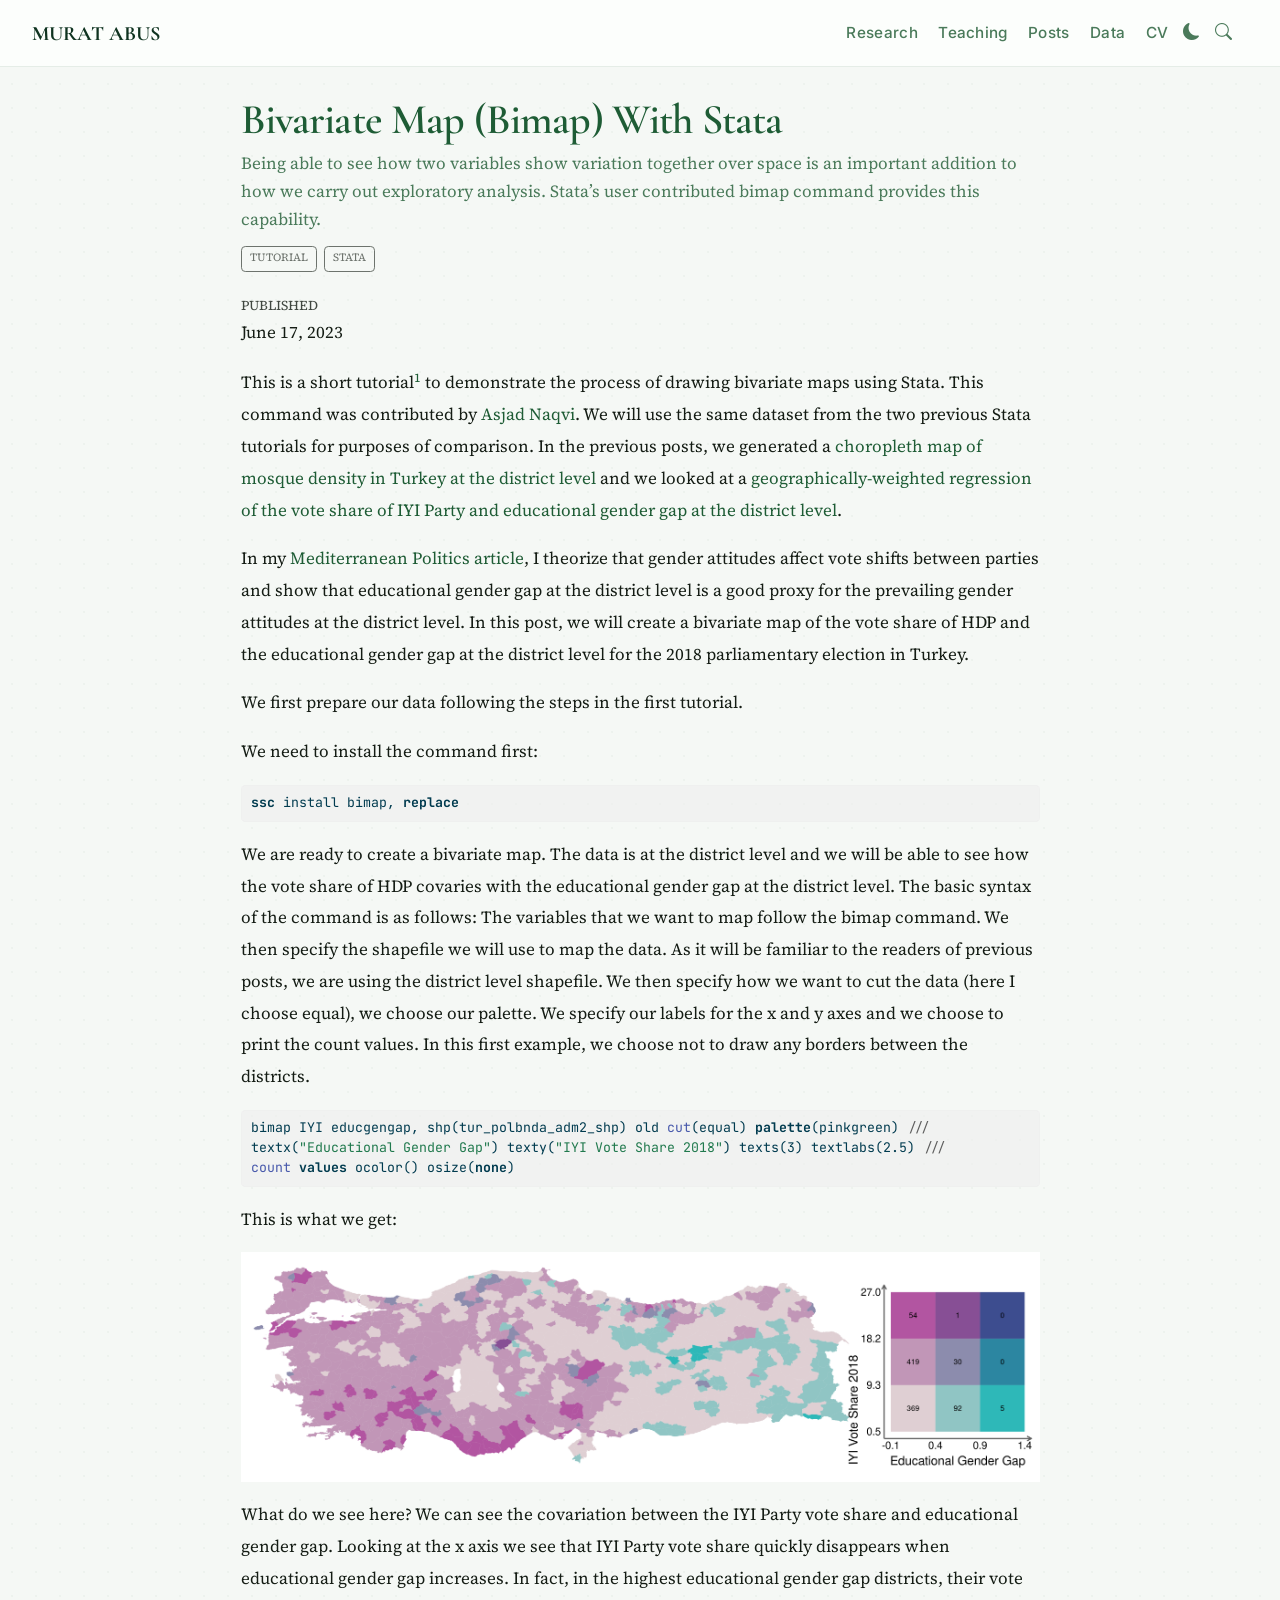
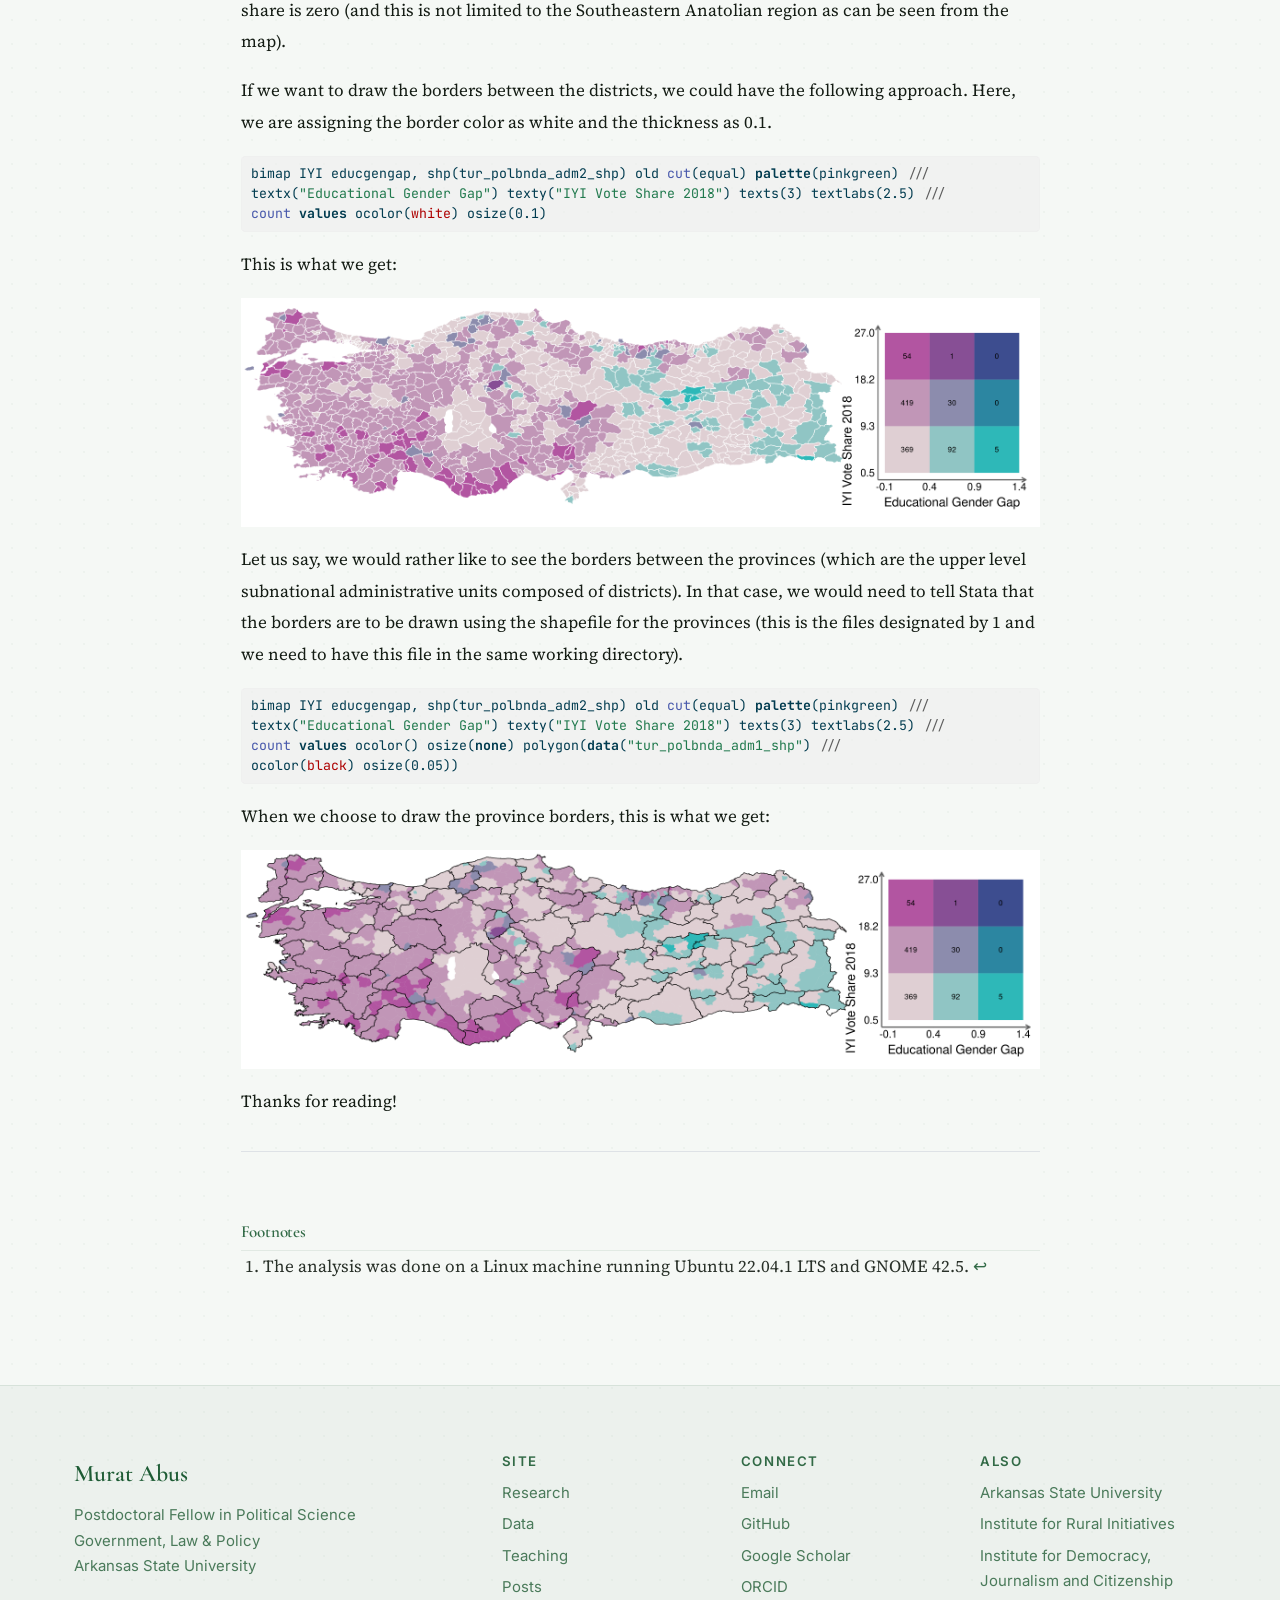
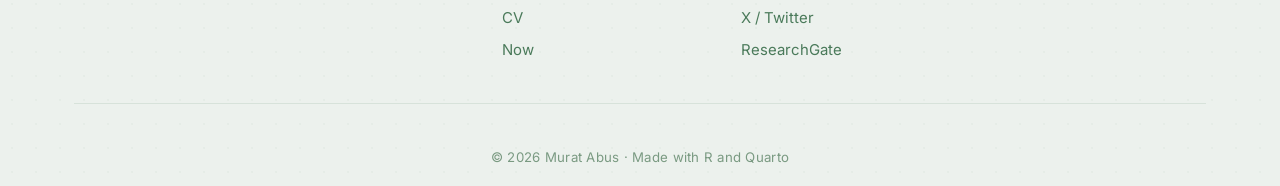
<file: docs/posts/2023-06-17-bivariate-map-bimap-with-stata/index.html>
<!DOCTYPE html>
<html xmlns="http://www.w3.org/1999/xhtml" lang="en" xml:lang="en"><head>

<meta charset="utf-8">
<meta name="generator" content="quarto-1.9.37">

<meta name="viewport" content="width=device-width, initial-scale=1.0, user-scalable=yes">

<meta name="dcterms.date" content="2023-06-17">

<title>Bivariate Map (Bimap) With Stata – Murat Abus</title>
<style>
/* Default styles provided by pandoc.
** See https://pandoc.org/MANUAL.html#variables-for-html for config info.
*/
code{white-space: pre-wrap;}
span.smallcaps{font-variant: small-caps;}
div.columns{display: flex; gap: min(4vw, 1.5em);}
div.column{flex: auto; overflow-x: auto;}
div.hanging-indent{margin-left: 1.5em; text-indent: -1.5em;}
ul.task-list{list-style: none;}
ul.task-list li input[type="checkbox"] {
  width: 0.8em;
  margin: 0 0.8em 0.2em -1em; /* quarto-specific, see https://github.com/quarto-dev/quarto-cli/issues/4556 */ 
  vertical-align: middle;
}
/* CSS for syntax highlighting */
html { -webkit-text-size-adjust: 100%; }
pre > code.sourceCode { white-space: pre; position: relative; }
pre > code.sourceCode > span { display: inline-block; line-height: 1.25; }
pre > code.sourceCode > span:empty { height: 1.2em; }
.sourceCode { overflow: visible; }
code.sourceCode > span { color: inherit; text-decoration: inherit; }
div.sourceCode { margin: 1em 0; }
pre.sourceCode { margin: 0; }
@media screen {
div.sourceCode { overflow: auto; }
}
@media print {
pre > code.sourceCode { white-space: pre-wrap; }
pre > code.sourceCode > span { text-indent: -5em; padding-left: 5em; }
}
pre.numberSource code
  { counter-reset: source-line 0; }
pre.numberSource code > span
  { position: relative; left: -4em; counter-increment: source-line; }
pre.numberSource code > span > a:first-child::before
  { content: counter(source-line);
    position: relative; left: -1em; text-align: right; vertical-align: baseline;
    border: none; display: inline-block;
    -webkit-touch-callout: none; -webkit-user-select: none;
    -khtml-user-select: none; -moz-user-select: none;
    -ms-user-select: none; user-select: none;
    padding: 0 4px; width: 4em;
  }
pre.numberSource { margin-left: 3em;  padding-left: 4px; }
div.sourceCode
  {   }
@media screen {
pre > code.sourceCode > span > a:first-child::before { text-decoration: underline; }
}
</style>


<script src="../../site_libs/quarto-nav/quarto-nav.js"></script>
<script src="../../site_libs/clipboard/clipboard.min.js"></script>
<script src="../../site_libs/quarto-search/autocomplete.umd.js"></script>
<script src="../../site_libs/quarto-search/fuse.min.js"></script>
<script src="../../site_libs/quarto-search/quarto-search.js"></script>
<meta name="quarto:offset" content="../../">
<link href="../../favicon.ico" rel="icon">
<script src="../../site_libs/quarto-html/quarto.js" type="module"></script>
<script src="../../site_libs/quarto-html/tabsets/tabsets.js" type="module"></script>
<script src="../../site_libs/quarto-html/popper.min.js"></script>
<script src="../../site_libs/quarto-html/tippy.umd.min.js"></script>
<script src="../../site_libs/quarto-html/anchor.min.js"></script>
<link href="../../site_libs/quarto-html/tippy.css" rel="stylesheet">
<link href="../../site_libs/quarto-html/quarto-syntax-highlighting-7f8f88aac4f3542376d5c11b86a4c14d.css" rel="stylesheet" class="quarto-color-scheme" id="quarto-text-highlighting-styles">
<link href="../../site_libs/quarto-html/quarto-syntax-highlighting-dark-d0ae9245876894da5ac7e18953ecc5cc.css" rel="stylesheet" class="quarto-color-scheme quarto-color-alternate" id="quarto-text-highlighting-styles">
<link href="../../site_libs/quarto-html/quarto-syntax-highlighting-7f8f88aac4f3542376d5c11b86a4c14d.css" rel="stylesheet" class="quarto-color-scheme-extra" id="quarto-text-highlighting-styles">
<script src="../../site_libs/bootstrap/bootstrap.min.js"></script>
<link href="../../site_libs/bootstrap/bootstrap-icons.css" rel="stylesheet">
<link href="../../site_libs/bootstrap/bootstrap-416e27836db26bca6413101ed15d3d58.min.css" rel="stylesheet" append-hash="true" class="quarto-color-scheme" id="quarto-bootstrap" data-mode="light">
<link href="../../site_libs/bootstrap/bootstrap-dark-851051d9b36683405659597a38eb9fc2.min.css" rel="stylesheet" append-hash="true" class="quarto-color-scheme quarto-color-alternate" id="quarto-bootstrap" data-mode="dark">
<link href="../../site_libs/bootstrap/bootstrap-416e27836db26bca6413101ed15d3d58.min.css" rel="stylesheet" append-hash="true" class="quarto-color-scheme-extra" id="quarto-bootstrap" data-mode="light">
<script id="quarto-search-options" type="application/json">{
  "location": "navbar",
  "copy-button": false,
  "collapse-after": 3,
  "panel-placement": "end",
  "type": "overlay",
  "limit": 50,
  "keyboard-shortcut": [
    "f",
    "/",
    "s"
  ],
  "language": {
    "search-no-results-text": "No results",
    "search-matching-documents-text": "matching documents",
    "search-copy-link-title": "Copy link to search",
    "search-hide-matches-text": "Hide additional matches",
    "search-more-match-text": "more match in this document",
    "search-more-matches-text": "more matches in this document",
    "search-clear-button-title": "Clear",
    "search-text-placeholder": "",
    "search-detached-cancel-button-title": "Cancel",
    "search-submit-button-title": "Submit",
    "search-label": "Search"
  }
}</script>
<style>html{ scroll-behavior: smooth; }</style>


</head>

<body class="nav-fixed fullcontent quarto-light"><script id="quarto-html-before-body" type="application/javascript">
    const toggleBodyColorMode = (bsSheetEl) => {
      const mode = bsSheetEl.getAttribute("data-mode");
      const bodyEl = window.document.querySelector("body");
      if (mode === "dark") {
        bodyEl.classList.add("quarto-dark");
        bodyEl.classList.remove("quarto-light");
      } else {
        bodyEl.classList.add("quarto-light");
        bodyEl.classList.remove("quarto-dark");
      }
    }
    const toggleBodyColorPrimary = () => {
      const bsSheetEl = window.document.querySelector("link#quarto-bootstrap:not([rel=disabled-stylesheet])");
      if (bsSheetEl) {
        toggleBodyColorMode(bsSheetEl);
      }
    }
    const setColorSchemeToggle = (alternate) => {
      const toggles = window.document.querySelectorAll('.quarto-color-scheme-toggle');
      for (let i=0; i < toggles.length; i++) {
        const toggle = toggles[i];
        if (toggle) {
          if (alternate) {
            toggle.classList.add("alternate");
          } else {
            toggle.classList.remove("alternate");
          }
        }
      }
    };
    const toggleColorMode = (alternate) => {
      // Switch the stylesheets
      const primaryStylesheets = window.document.querySelectorAll('link.quarto-color-scheme:not(.quarto-color-alternate)');
      const alternateStylesheets = window.document.querySelectorAll('link.quarto-color-scheme.quarto-color-alternate');
      manageTransitions('#quarto-margin-sidebar .nav-link', false);
      if (alternate) {
        // note: dark is layered on light, we don't disable primary!
        enableStylesheet(alternateStylesheets);
        for (const sheetNode of alternateStylesheets) {
          if (sheetNode.id === "quarto-bootstrap") {
            toggleBodyColorMode(sheetNode);
          }
        }
      } else {
        disableStylesheet(alternateStylesheets);
        enableStylesheet(primaryStylesheets)
        toggleBodyColorPrimary();
      }
      manageTransitions('#quarto-margin-sidebar .nav-link', true);
      // Switch the toggles
      setColorSchemeToggle(alternate)
      // Hack to workaround the fact that safari doesn't
      // properly recolor the scrollbar when toggling (#1455)
      if (navigator.userAgent.indexOf('Safari') > 0 && navigator.userAgent.indexOf('Chrome') == -1) {
        manageTransitions("body", false);
        window.scrollTo(0, 1);
        setTimeout(() => {
          window.scrollTo(0, 0);
          manageTransitions("body", true);
        }, 40);
      }
    }
    const disableStylesheet = (stylesheets) => {
      for (let i=0; i < stylesheets.length; i++) {
        const stylesheet = stylesheets[i];
        stylesheet.rel = 'disabled-stylesheet';
      }
    }
    const enableStylesheet = (stylesheets) => {
      for (let i=0; i < stylesheets.length; i++) {
        const stylesheet = stylesheets[i];
        if(stylesheet.rel !== 'stylesheet') { // for Chrome, which will still FOUC without this check
          stylesheet.rel = 'stylesheet';
        }
      }
    }
    const manageTransitions = (selector, allowTransitions) => {
      const els = window.document.querySelectorAll(selector);
      for (let i=0; i < els.length; i++) {
        const el = els[i];
        if (allowTransitions) {
          el.classList.remove('notransition');
        } else {
          el.classList.add('notransition');
        }
      }
    }
    const isFileUrl = () => {
      return window.location.protocol === 'file:';
    }
    const hasAlternateSentinel = () => {
      let styleSentinel = getColorSchemeSentinel();
      if (styleSentinel !== null) {
        return styleSentinel === "alternate";
      } else {
        return false;
      }
    }
    const setStyleSentinel = (alternate) => {
      const value = alternate ? "alternate" : "default";
      if (!isFileUrl()) {
        window.localStorage.setItem("quarto-color-scheme", value);
      } else {
        localAlternateSentinel = value;
      }
    }
    const getColorSchemeSentinel = () => {
      if (!isFileUrl()) {
        const storageValue = window.localStorage.getItem("quarto-color-scheme");
        return storageValue != null ? storageValue : localAlternateSentinel;
      } else {
        return localAlternateSentinel;
      }
    }
    const toggleGiscusIfUsed = (isAlternate, darkModeDefault) => {
      const baseTheme = document.querySelector('#giscus-base-theme')?.value ?? 'light';
      const alternateTheme = document.querySelector('#giscus-alt-theme')?.value ?? 'dark';
      let newTheme = '';
      if(authorPrefersDark) {
        newTheme = isAlternate ? baseTheme : alternateTheme;
      } else {
        newTheme = isAlternate ? alternateTheme : baseTheme;
      }
      const changeGiscusTheme = () => {
        // From: https://github.com/giscus/giscus/issues/336
        const sendMessage = (message) => {
          const iframe = document.querySelector('iframe.giscus-frame');
          if (!iframe) return;
          iframe.contentWindow.postMessage({ giscus: message }, 'https://giscus.app');
        }
        sendMessage({
          setConfig: {
            theme: newTheme
          }
        });
      }
      const isGiscussLoaded = window.document.querySelector('iframe.giscus-frame') !== null;
      if (isGiscussLoaded) {
        changeGiscusTheme();
      }
    };
    const authorPrefersDark = false;
    const darkModeDefault = authorPrefersDark;
      document.querySelector('link#quarto-text-highlighting-styles.quarto-color-scheme-extra').rel = 'disabled-stylesheet';
      document.querySelector('link#quarto-bootstrap.quarto-color-scheme-extra').rel = 'disabled-stylesheet';
    let localAlternateSentinel = darkModeDefault ? 'alternate' : 'default';
    // Dark / light mode switch
    window.quartoToggleColorScheme = () => {
      // Read the current dark / light value
      let toAlternate = !hasAlternateSentinel();
      toggleColorMode(toAlternate);
      setStyleSentinel(toAlternate);
      toggleGiscusIfUsed(toAlternate, darkModeDefault);
      window.dispatchEvent(new Event('resize'));
    };
    // Switch to dark mode if need be
    if (hasAlternateSentinel()) {
      toggleColorMode(true);
    } else {
      toggleColorMode(false);
    }
  </script>

<div id="quarto-search-results"></div>
  <header id="quarto-header" class="headroom fixed-top">
    <nav class="navbar navbar-expand-lg " data-bs-theme="dark">
      <div class="navbar-container container-fluid">
      <div class="navbar-brand-container mx-auto">
    <a class="navbar-brand" href="../../index.html">
    <span class="navbar-title">Murat Abus</span>
    </a>
  </div>
            <div id="quarto-search" class="" title="Search"></div>
          <button class="navbar-toggler" type="button" data-bs-toggle="collapse" data-bs-target="#navbarCollapse" aria-controls="navbarCollapse" role="menu" aria-expanded="false" aria-label="Toggle navigation" onclick="if (window.quartoToggleHeadroom) { window.quartoToggleHeadroom(); }">
  <span class="navbar-toggler-icon"></span>
</button>
          <div class="collapse navbar-collapse" id="navbarCollapse">
            <ul class="navbar-nav navbar-nav-scroll ms-auto">
  <li class="nav-item">
    <a class="nav-link" href="../../research.html"> 
<span class="menu-text">Research</span></a>
  </li>  
  <li class="nav-item">
    <a class="nav-link" href="../../teaching.html"> 
<span class="menu-text">Teaching</span></a>
  </li>  
  <li class="nav-item">
    <a class="nav-link" href="../../posts/index.html"> 
<span class="menu-text">Posts</span></a>
  </li>  
  <li class="nav-item">
    <a class="nav-link" href="../../data.html"> 
<span class="menu-text">Data</span></a>
  </li>  
  <li class="nav-item">
    <a class="nav-link" href="../../uploads/cv-abus.pdf"> 
<span class="menu-text">CV</span></a>
  </li>  
</ul>
          </div> <!-- /navcollapse -->
            <div class="quarto-navbar-tools">
  <a href="" class="quarto-color-scheme-toggle quarto-navigation-tool  px-1" onclick="window.quartoToggleColorScheme(); return false;" title="Toggle dark mode"><i class="bi"></i></a>
</div>
      </div> <!-- /container-fluid -->
    </nav>
</header>
<!-- content -->
<div id="quarto-content" class="quarto-container page-columns page-rows-contents page-layout-article page-navbar">
<!-- sidebar -->
<!-- margin-sidebar -->
    
<!-- main -->
<main class="content" id="quarto-document-content">


<header id="title-block-header" class="quarto-title-block default">
<div class="quarto-title">
<h1 class="title">Bivariate Map (Bimap) With Stata</h1>
<p class="subtitle lead">Being able to see how two variables show variation together over space is an important addition to how we carry out exploratory analysis. Stata’s user contributed bimap command provides this capability.</p>
  <div class="quarto-categories">
    <div class="quarto-category">Tutorial</div>
    <div class="quarto-category">Stata</div>
  </div>
  </div>



<div class="quarto-title-meta">

    
    <div>
    <div class="quarto-title-meta-heading">Published</div>
    <div class="quarto-title-meta-contents">
      <p class="date">June 17, 2023</p>
    </div>
  </div>
  
    
  </div>
  


</header>


<p>This is a short tutorial<a href="#fn1" class="footnote-ref" id="fnref1" role="doc-noteref"><sup>1</sup></a> to demonstrate the process of drawing bivariate maps using Stata. This command was contributed by <a href="https://github.com/asjadnaqvi/stata-bimap">Asjad Naqvi</a>. We will use the same dataset from the two previous Stata tutorials for purposes of comparison. In the previous posts, we generated a <a href="../../posts/2022-06-24-practical-introduction-to-mapping-with-stata/">choropleth map of mosque density in Turkey at the district level</a> and we looked at a <a href="../../posts/2023-05-07-geographically-weighted-regression/">geographically-weighted regression of the vote share of IYI Party and educational gender gap at the district level</a>.</p>
<p>In my <a href="https://www.tandfonline.com/doi/full/10.1080/13629395.2023.2194154">Mediterranean Politics article</a>, I theorize that gender attitudes affect vote shifts between parties and show that educational gender gap at the district level is a good proxy for the prevailing gender attitudes at the district level. In this post, we will create a bivariate map of the vote share of HDP and the educational gender gap at the district level for the 2018 parliamentary election in Turkey.</p>
<p>We first prepare our data following the steps in the first tutorial.</p>
<p>We need to install the command first:</p>
<div class="code-copy-outer-scaffold"><div class="sourceCode" id="cb1"><pre class="sourceCode stata code-with-copy"><code class="sourceCode stata"><span id="cb1-1"><a href="#cb1-1" aria-hidden="true" tabindex="-1"></a><span class="kw">ssc</span> install bimap, <span class="kw">replace</span></span></code></pre></div><button title="Copy to Clipboard" class="code-copy-button"><i class="bi"></i></button></div>
<p>We are ready to create a bivariate map. The data is at the district level and we will be able to see how the vote share of HDP covaries with the educational gender gap at the district level. The basic syntax of the command is as follows: The variables that we want to map follow the bimap command. We then specify the shapefile we will use to map the data. As it will be familiar to the readers of previous posts, we are using the district level shapefile. We then specify how we want to cut the data (here I choose equal), we choose our palette. We specify our labels for the x and y axes and we choose to print the count values. In this first example, we choose not to draw any borders between the districts.</p>
<div class="code-copy-outer-scaffold"><div class="sourceCode" id="cb2"><pre class="sourceCode stata code-with-copy"><code class="sourceCode stata"><span id="cb2-1"><a href="#cb2-1" aria-hidden="true" tabindex="-1"></a>bimap IYI educgengap, shp(tur_polbnda_adm2_shp) old <span class="fu">cut</span>(equal) <span class="kw">palette</span>(pinkgreen) <span class="co">///</span></span>
<span id="cb2-2"><a href="#cb2-2" aria-hidden="true" tabindex="-1"></a>textx(<span class="st">"Educational Gender Gap"</span>) texty(<span class="st">"IYI Vote Share 2018"</span>) texts(3) textlabs(2.5) <span class="co">///</span></span>
<span id="cb2-3"><a href="#cb2-3" aria-hidden="true" tabindex="-1"></a><span class="fu">count</span> <span class="kw">values</span> ocolor() osize(<span class="kw">none</span>)</span></code></pre></div><button title="Copy to Clipboard" class="code-copy-button"><i class="bi"></i></button></div>
<p>This is what we get:</p>
<p><img src="graph1.png" class="img-fluid"></p>
<p>What do we see here? We can see the covariation between the IYI Party vote share and educational gender gap. Looking at the x axis we see that IYI Party vote share quickly disappears when educational gender gap increases. In fact, in the highest educational gender gap districts, their vote share is zero (and this is not limited to the Southeastern Anatolian region as can be seen from the map).</p>
<p>If we want to draw the borders between the districts, we could have the following approach. Here, we are assigning the border color as white and the thickness as 0.1.</p>
<div class="code-copy-outer-scaffold"><div class="sourceCode" id="cb3"><pre class="sourceCode stata code-with-copy"><code class="sourceCode stata"><span id="cb3-1"><a href="#cb3-1" aria-hidden="true" tabindex="-1"></a>bimap IYI educgengap, shp(tur_polbnda_adm2_shp) old <span class="fu">cut</span>(equal) <span class="kw">palette</span>(pinkgreen) <span class="co">///</span></span>
<span id="cb3-2"><a href="#cb3-2" aria-hidden="true" tabindex="-1"></a>textx(<span class="st">"Educational Gender Gap"</span>) texty(<span class="st">"IYI Vote Share 2018"</span>) texts(3) textlabs(2.5) <span class="co">///</span></span>
<span id="cb3-3"><a href="#cb3-3" aria-hidden="true" tabindex="-1"></a><span class="fu">count</span> <span class="kw">values</span> ocolor(<span class="bn">white</span>) osize(0.1)</span></code></pre></div><button title="Copy to Clipboard" class="code-copy-button"><i class="bi"></i></button></div>
<p>This is what we get:</p>
<p><img src="graph2.png" class="img-fluid"></p>
<p>Let us say, we would rather like to see the borders between the provinces (which are the upper level subnational administrative units composed of districts). In that case, we would need to tell Stata that the borders are to be drawn using the shapefile for the provinces (this is the files designated by 1 and we need to have this file in the same working directory).</p>
<div class="code-copy-outer-scaffold"><div class="sourceCode" id="cb4"><pre class="sourceCode stata code-with-copy"><code class="sourceCode stata"><span id="cb4-1"><a href="#cb4-1" aria-hidden="true" tabindex="-1"></a>bimap IYI educgengap, shp(tur_polbnda_adm2_shp) old <span class="fu">cut</span>(equal) <span class="kw">palette</span>(pinkgreen) <span class="co">///</span></span>
<span id="cb4-2"><a href="#cb4-2" aria-hidden="true" tabindex="-1"></a>textx(<span class="st">"Educational Gender Gap"</span>) texty(<span class="st">"IYI Vote Share 2018"</span>) texts(3) textlabs(2.5) <span class="co">///</span></span>
<span id="cb4-3"><a href="#cb4-3" aria-hidden="true" tabindex="-1"></a><span class="fu">count</span> <span class="kw">values</span> ocolor() osize(<span class="kw">none</span>) polygon(<span class="kw">data</span>(<span class="st">"tur_polbnda_adm1_shp"</span>) <span class="co">///</span></span>
<span id="cb4-4"><a href="#cb4-4" aria-hidden="true" tabindex="-1"></a>ocolor(<span class="bn">black</span>) osize(0.05))</span></code></pre></div><button title="Copy to Clipboard" class="code-copy-button"><i class="bi"></i></button></div>
<p>When we choose to draw the province borders, this is what we get:</p>
<p><img src="graph3.png" class="img-fluid"></p>
<p>Thanks for reading!</p>




<div id="quarto-appendix" class="default"><section id="footnotes" class="footnotes footnotes-end-of-document" role="doc-endnotes"><h2 class="anchored quarto-appendix-heading">Footnotes</h2>

<ol>
<li id="fn1"><p>The analysis was done on a Linux machine running Ubuntu 22.04.1 LTS and GNOME 42.5.<a href="#fnref1" class="footnote-back" role="doc-backlink">↩︎</a></p></li>
</ol>
</section></div></main> <!-- /main -->
<script>
(function() {
  // Quarto renders <i class="bi"></i> for the toggle with no icon class.
  // We add bi-moon-fill (light mode) or bi-sun-fill (dark mode).
  function setToggleIcon() {
    var icon = document.querySelector('.quarto-color-scheme-toggle i.bi');
    if (!icon) return;
    var isDark = document.documentElement.classList.contains('quarto-dark') ||
                 document.body.classList.contains('quarto-dark') ||
                 document.documentElement.getAttribute('data-bs-theme') === 'dark';
    icon.className = isDark ? 'bi bi-sun-fill' : 'bi bi-moon-fill';
  }

  // Run on load
  document.addEventListener('DOMContentLoaded', setToggleIcon);

  // Run after toggle click
  document.addEventListener('click', function(e) {
    if (e.target.closest('.quarto-color-scheme-toggle')) {
      setTimeout(setToggleIcon, 50);
    }
  });
})();
</script>
<script>
(function() {
  function fixNavbarFont() {
    var navbars = document.querySelectorAll('.navbar');
    for (var i = 0; i < navbars.length; i++) {
      navbars[i].style.setProperty('font-size', '1.125rem', 'important');
    }
  }
  fixNavbarFont();
  window.addEventListener('load', fixNavbarFont);
  document.addEventListener('click', function(e) {
    if (e.target.closest('.quarto-color-scheme-toggle')) {
      setTimeout(fixNavbarFont, 100);
    }
  });
})();
</script>
<script id="quarto-html-after-body" type="application/javascript">
  window.document.addEventListener("DOMContentLoaded", function (event) {
    // Ensure there is a toggle, if there isn't float one in the top right
    if (window.document.querySelector('.quarto-color-scheme-toggle') === null) {
      const a = window.document.createElement('a');
      a.classList.add('top-right');
      a.classList.add('quarto-color-scheme-toggle');
      a.href = "";
      a.onclick = function() { try { window.quartoToggleColorScheme(); } catch {} return false; };
      const i = window.document.createElement("i");
      i.classList.add('bi');
      a.appendChild(i);
      window.document.body.appendChild(a);
    }
    setColorSchemeToggle(hasAlternateSentinel())
    const icon = "";
    const anchorJS = new window.AnchorJS();
    anchorJS.options = {
      placement: 'right',
      icon: icon
    };
    anchorJS.add('.anchored');
    const isCodeAnnotation = (el) => {
      for (const clz of el.classList) {
        if (clz.startsWith('code-annotation-')) {                     
          return true;
        }
      }
      return false;
    }
    const onCopySuccess = function(e) {
      // button target
      const button = e.trigger;
      // don't keep focus
      button.blur();
      // flash "checked"
      button.classList.add('code-copy-button-checked');
      var currentTitle = button.getAttribute("title");
      button.setAttribute("title", "Copied!");
      let tooltip;
      if (window.bootstrap) {
        button.setAttribute("data-bs-toggle", "tooltip");
        button.setAttribute("data-bs-placement", "left");
        button.setAttribute("data-bs-title", "Copied!");
        tooltip = new bootstrap.Tooltip(button, 
          { trigger: "manual", 
            customClass: "code-copy-button-tooltip",
            offset: [0, -8]});
        tooltip.show();    
      }
      setTimeout(function() {
        if (tooltip) {
          tooltip.hide();
          button.removeAttribute("data-bs-title");
          button.removeAttribute("data-bs-toggle");
          button.removeAttribute("data-bs-placement");
        }
        button.setAttribute("title", currentTitle);
        button.classList.remove('code-copy-button-checked');
      }, 1000);
      // clear code selection
      e.clearSelection();
    }
    const getTextToCopy = function(trigger) {
      const outerScaffold = trigger.parentElement.cloneNode(true);
      const codeEl = outerScaffold.querySelector('code');
      for (const childEl of codeEl.children) {
        if (isCodeAnnotation(childEl)) {
          childEl.remove();
        }
      }
      return codeEl.innerText;
    }
    const clipboard = new window.ClipboardJS('.code-copy-button:not([data-in-quarto-modal])', {
      text: getTextToCopy
    });
    clipboard.on('success', onCopySuccess);
    if (window.document.getElementById('quarto-embedded-source-code-modal')) {
      const clipboardModal = new window.ClipboardJS('.code-copy-button[data-in-quarto-modal]', {
        text: getTextToCopy,
        container: window.document.getElementById('quarto-embedded-source-code-modal')
      });
      clipboardModal.on('success', onCopySuccess);
    }
      var localhostRegex = new RegExp(/^(?:http|https):\/\/localhost\:?[0-9]*\//);
      var mailtoRegex = new RegExp(/^mailto:/);
        var filterRegex = new RegExp("https:\/\/muratabus\.com");
      var isInternal = (href) => {
          return filterRegex.test(href) || localhostRegex.test(href) || mailtoRegex.test(href);
      }
      // Inspect non-navigation links and adorn them if external
     var links = window.document.querySelectorAll('a[href]:not(.nav-link):not(.navbar-brand):not(.toc-action):not(.sidebar-link):not(.sidebar-item-toggle):not(.pagination-link):not(.no-external):not([aria-hidden]):not(.dropdown-item):not(.quarto-navigation-tool):not(.about-link)');
      for (var i=0; i<links.length; i++) {
        const link = links[i];
        if (!isInternal(link.href)) {
          // undo the damage that might have been done by quarto-nav.js in the case of
          // links that we want to consider external
          if (link.dataset.originalHref !== undefined) {
            link.href = link.dataset.originalHref;
          }
        }
      }
    function tippyHover(el, contentFn, onTriggerFn, onUntriggerFn) {
      const config = {
        allowHTML: true,
        maxWidth: 500,
        delay: 100,
        arrow: false,
        appendTo: function(el) {
            return el.parentElement;
        },
        interactive: true,
        interactiveBorder: 10,
        theme: 'quarto',
        placement: 'bottom-start',
      };
      if (contentFn) {
        config.content = contentFn;
      }
      if (onTriggerFn) {
        config.onTrigger = onTriggerFn;
      }
      if (onUntriggerFn) {
        config.onUntrigger = onUntriggerFn;
      }
      window.tippy(el, config); 
    }
    const noterefs = window.document.querySelectorAll('a[role="doc-noteref"]');
    for (var i=0; i<noterefs.length; i++) {
      const ref = noterefs[i];
      tippyHover(ref, function() {
        // use id or data attribute instead here
        let href = ref.getAttribute('data-footnote-href') || ref.getAttribute('href');
        try { href = new URL(href).hash; } catch {}
        const id = href.replace(/^#\/?/, "");
        const note = window.document.getElementById(id);
        if (note) {
          return note.innerHTML;
        } else {
          return "";
        }
      });
    }
    const xrefs = window.document.querySelectorAll('a.quarto-xref');
    const processXRef = (id, note) => {
      // Strip column container classes
      const stripColumnClz = (el) => {
        el.classList.remove("page-full", "page-columns");
        if (el.children) {
          for (const child of el.children) {
            stripColumnClz(child);
          }
        }
      }
      stripColumnClz(note)
      if (id === null || id.startsWith('sec-')) {
        // Special case sections, only their first couple elements
        const container = document.createElement("div");
        if (note.children && note.children.length > 2) {
          container.appendChild(note.children[0].cloneNode(true));
          for (let i = 1; i < note.children.length; i++) {
            const child = note.children[i];
            if (child.tagName === "P" && child.innerText === "") {
              continue;
            } else {
              container.appendChild(child.cloneNode(true));
              break;
            }
          }
          if (window.Quarto?.typesetMath) {
            window.Quarto.typesetMath(container);
          }
          return container.innerHTML
        } else {
          if (window.Quarto?.typesetMath) {
            window.Quarto.typesetMath(note);
          }
          return note.innerHTML;
        }
      } else {
        // Remove any anchor links if they are present
        const anchorLink = note.querySelector('a.anchorjs-link');
        if (anchorLink) {
          anchorLink.remove();
        }
        if (window.Quarto?.typesetMath) {
          window.Quarto.typesetMath(note);
        }
        if (note.classList.contains("callout")) {
          return note.outerHTML;
        } else {
          return note.innerHTML;
        }
      }
    }
    for (var i=0; i<xrefs.length; i++) {
      const xref = xrefs[i];
      tippyHover(xref, undefined, function(instance) {
        instance.disable();
        let url = xref.getAttribute('href');
        let hash = undefined; 
        if (url.startsWith('#')) {
          hash = url;
        } else {
          try { hash = new URL(url).hash; } catch {}
        }
        if (hash) {
          const id = hash.replace(/^#\/?/, "");
          const note = window.document.getElementById(id);
          if (note !== null) {
            try {
              const html = processXRef(id, note.cloneNode(true));
              instance.setContent(html);
            } finally {
              instance.enable();
              instance.show();
            }
          } else {
            // See if we can fetch this
            fetch(url.split('#')[0])
            .then(res => res.text())
            .then(html => {
              const parser = new DOMParser();
              const htmlDoc = parser.parseFromString(html, "text/html");
              const note = htmlDoc.getElementById(id);
              if (note !== null) {
                const html = processXRef(id, note);
                instance.setContent(html);
              } 
            }).finally(() => {
              instance.enable();
              instance.show();
            });
          }
        } else {
          // See if we can fetch a full url (with no hash to target)
          // This is a special case and we should probably do some content thinning / targeting
          fetch(url)
          .then(res => res.text())
          .then(html => {
            const parser = new DOMParser();
            const htmlDoc = parser.parseFromString(html, "text/html");
            const note = htmlDoc.querySelector('main.content');
            if (note !== null) {
              // This should only happen for chapter cross references
              // (since there is no id in the URL)
              // remove the first header
              if (note.children.length > 0 && note.children[0].tagName === "HEADER") {
                note.children[0].remove();
              }
              const html = processXRef(null, note);
              instance.setContent(html);
            } 
          }).finally(() => {
            instance.enable();
            instance.show();
          });
        }
      }, function(instance) {
      });
    }
        let selectedAnnoteEl;
        const selectorForAnnotation = ( cell, annotation) => {
          let cellAttr = 'data-code-cell="' + cell + '"';
          let lineAttr = 'data-code-annotation="' +  annotation + '"';
          const selector = 'span[' + cellAttr + '][' + lineAttr + ']';
          return selector;
        }
        const selectCodeLines = (annoteEl) => {
          const doc = window.document;
          const targetCell = annoteEl.getAttribute("data-target-cell");
          const targetAnnotation = annoteEl.getAttribute("data-target-annotation");
          const annoteSpan = window.document.querySelector(selectorForAnnotation(targetCell, targetAnnotation));
          const lines = annoteSpan.getAttribute("data-code-lines").split(",");
          const lineIds = lines.map((line) => {
            return targetCell + "-" + line;
          })
          let top = null;
          let height = null;
          let parent = null;
          if (lineIds.length > 0) {
              //compute the position of the single el (top and bottom and make a div)
              const el = window.document.getElementById(lineIds[0]);
              top = el.offsetTop;
              height = el.offsetHeight;
              parent = el.parentElement.parentElement;
            if (lineIds.length > 1) {
              const lastEl = window.document.getElementById(lineIds[lineIds.length - 1]);
              const bottom = lastEl.offsetTop + lastEl.offsetHeight;
              height = bottom - top;
            }
            if (top !== null && height !== null && parent !== null) {
              // cook up a div (if necessary) and position it 
              let div = window.document.getElementById("code-annotation-line-highlight");
              if (div === null) {
                div = window.document.createElement("div");
                div.setAttribute("id", "code-annotation-line-highlight");
                div.style.position = 'absolute';
                parent.appendChild(div);
              }
              div.style.top = top - 2 + "px";
              div.style.height = height + 4 + "px";
              div.style.left = 0;
              let gutterDiv = window.document.getElementById("code-annotation-line-highlight-gutter");
              if (gutterDiv === null) {
                gutterDiv = window.document.createElement("div");
                gutterDiv.setAttribute("id", "code-annotation-line-highlight-gutter");
                gutterDiv.style.position = 'absolute';
                const codeCell = window.document.getElementById(targetCell);
                const gutter = codeCell.querySelector('.code-annotation-gutter');
                gutter.appendChild(gutterDiv);
              }
              gutterDiv.style.top = top - 2 + "px";
              gutterDiv.style.height = height + 4 + "px";
            }
            selectedAnnoteEl = annoteEl;
          }
        };
        const unselectCodeLines = () => {
          const elementsIds = ["code-annotation-line-highlight", "code-annotation-line-highlight-gutter"];
          elementsIds.forEach((elId) => {
            const div = window.document.getElementById(elId);
            if (div) {
              div.remove();
            }
          });
          selectedAnnoteEl = undefined;
        };
          // Handle positioning of the toggle
      window.addEventListener(
        "resize",
        throttle(() => {
          elRect = undefined;
          if (selectedAnnoteEl) {
            selectCodeLines(selectedAnnoteEl);
          }
        }, 10)
      );
      function throttle(fn, ms) {
      let throttle = false;
      let timer;
        return (...args) => {
          if(!throttle) { // first call gets through
              fn.apply(this, args);
              throttle = true;
          } else { // all the others get throttled
              if(timer) clearTimeout(timer); // cancel #2
              timer = setTimeout(() => {
                fn.apply(this, args);
                timer = throttle = false;
              }, ms);
          }
        };
      }
        // Attach click handler to the DT
        const annoteDls = window.document.querySelectorAll('dt[data-target-cell]');
        for (const annoteDlNode of annoteDls) {
          annoteDlNode.addEventListener('click', (event) => {
            const clickedEl = event.target;
            if (clickedEl !== selectedAnnoteEl) {
              unselectCodeLines();
              const activeEl = window.document.querySelector('dt[data-target-cell].code-annotation-active');
              if (activeEl) {
                activeEl.classList.remove('code-annotation-active');
              }
              selectCodeLines(clickedEl);
              clickedEl.classList.add('code-annotation-active');
            } else {
              // Unselect the line
              unselectCodeLines();
              clickedEl.classList.remove('code-annotation-active');
            }
          });
        }
    const findCites = (el) => {
      const parentEl = el.parentElement;
      if (parentEl) {
        const cites = parentEl.dataset.cites;
        if (cites) {
          return {
            el,
            cites: cites.split(' ')
          };
        } else {
          return findCites(el.parentElement)
        }
      } else {
        return undefined;
      }
    };
    var bibliorefs = window.document.querySelectorAll('a[role="doc-biblioref"]');
    for (var i=0; i<bibliorefs.length; i++) {
      const ref = bibliorefs[i];
      const citeInfo = findCites(ref);
      if (citeInfo) {
        tippyHover(citeInfo.el, function() {
          var popup = window.document.createElement('div');
          citeInfo.cites.forEach(function(cite) {
            var citeDiv = window.document.createElement('div');
            citeDiv.classList.add('hanging-indent');
            citeDiv.classList.add('csl-entry');
            var biblioDiv = window.document.getElementById('ref-' + cite);
            if (biblioDiv) {
              citeDiv.innerHTML = biblioDiv.innerHTML;
            }
            popup.appendChild(citeDiv);
          });
          return popup.innerHTML;
        });
      }
    }
  });
  </script>
</div> <!-- /content -->
<footer class="footer">
  <div class="nav-footer">
    <div class="nav-footer-left">
<div class="site-footer">
<div class="footer-grid">
<div class="footer-col footer-col-about">
<p><strong>Murat Abus</strong> <br>Postdoctoral Fellow in Political Science <br>Government, Law &amp; Policy <br>Arkansas State University</p>
</div>
<section id="site" class="level4 footer-col">
<h4 data-anchor-id="site">Site</h4>
<ul>
<li><a href="research.html">Research</a></li>
<li><a href="data.html">Data</a></li>
<li><a href="teaching.html">Teaching</a></li>
<li><a href="posts/index.html">Posts</a></li>
<li><a href="uploads/cv-abus.pdf">CV</a></li>
<li><a href="now.html">Now</a></li>
</ul>
</section>
<section id="connect" class="level4 footer-col">
<h4 data-anchor-id="connect">Connect</h4>
<ul>
<li><a href="mailto:muabus@syr.edu">Email</a></li>
<li><a href="https://github.com/murabus">GitHub</a></li>
<li><a href="https://scholar.google.com/citations?user=U80XvUEAAAAJ&amp;hl=en&amp;oi=ao">Google Scholar</a></li>
<li><a href="https://orcid.org/0000-0002-0153-5010">ORCID</a></li>
<li><a href="https://twitter.com/muratabus">X / Twitter</a></li>
<li><a href="https://www.researchgate.net/profile/Murat-Abus">ResearchGate</a></li>
</ul>
</section>
<section id="also" class="level4 footer-col">
<h4 data-anchor-id="also">Also</h4>
<ul>
<li><a href="https://www.astate.edu">Arkansas State University</a></li>
<li><a href="https://www.astate.edu/research/institute-for-rural-initiatives.html">Institute for Rural Initiatives</a></li>
<li><a href="https://idjc.syracuse.edu/">Institute for Democracy, Journalism and Citizenship</a></li>
</ul>
</section>
</div>
</div>
<div class="footer-bottom">
<p><span>© 2026 Murat Abus · Made with <a href="https://www.r-project.org">R</a> and <a href="https://quarto.org">Quarto</a></span></p>
</div>
</div>   
    <div class="nav-footer-center">
      &nbsp;
    </div>
    <div class="nav-footer-right">
      &nbsp;
    </div>
  </div>
</footer>




<script src="../../site_libs/quarto-html/zenscroll-min.js"></script>
</body></html>
</file>
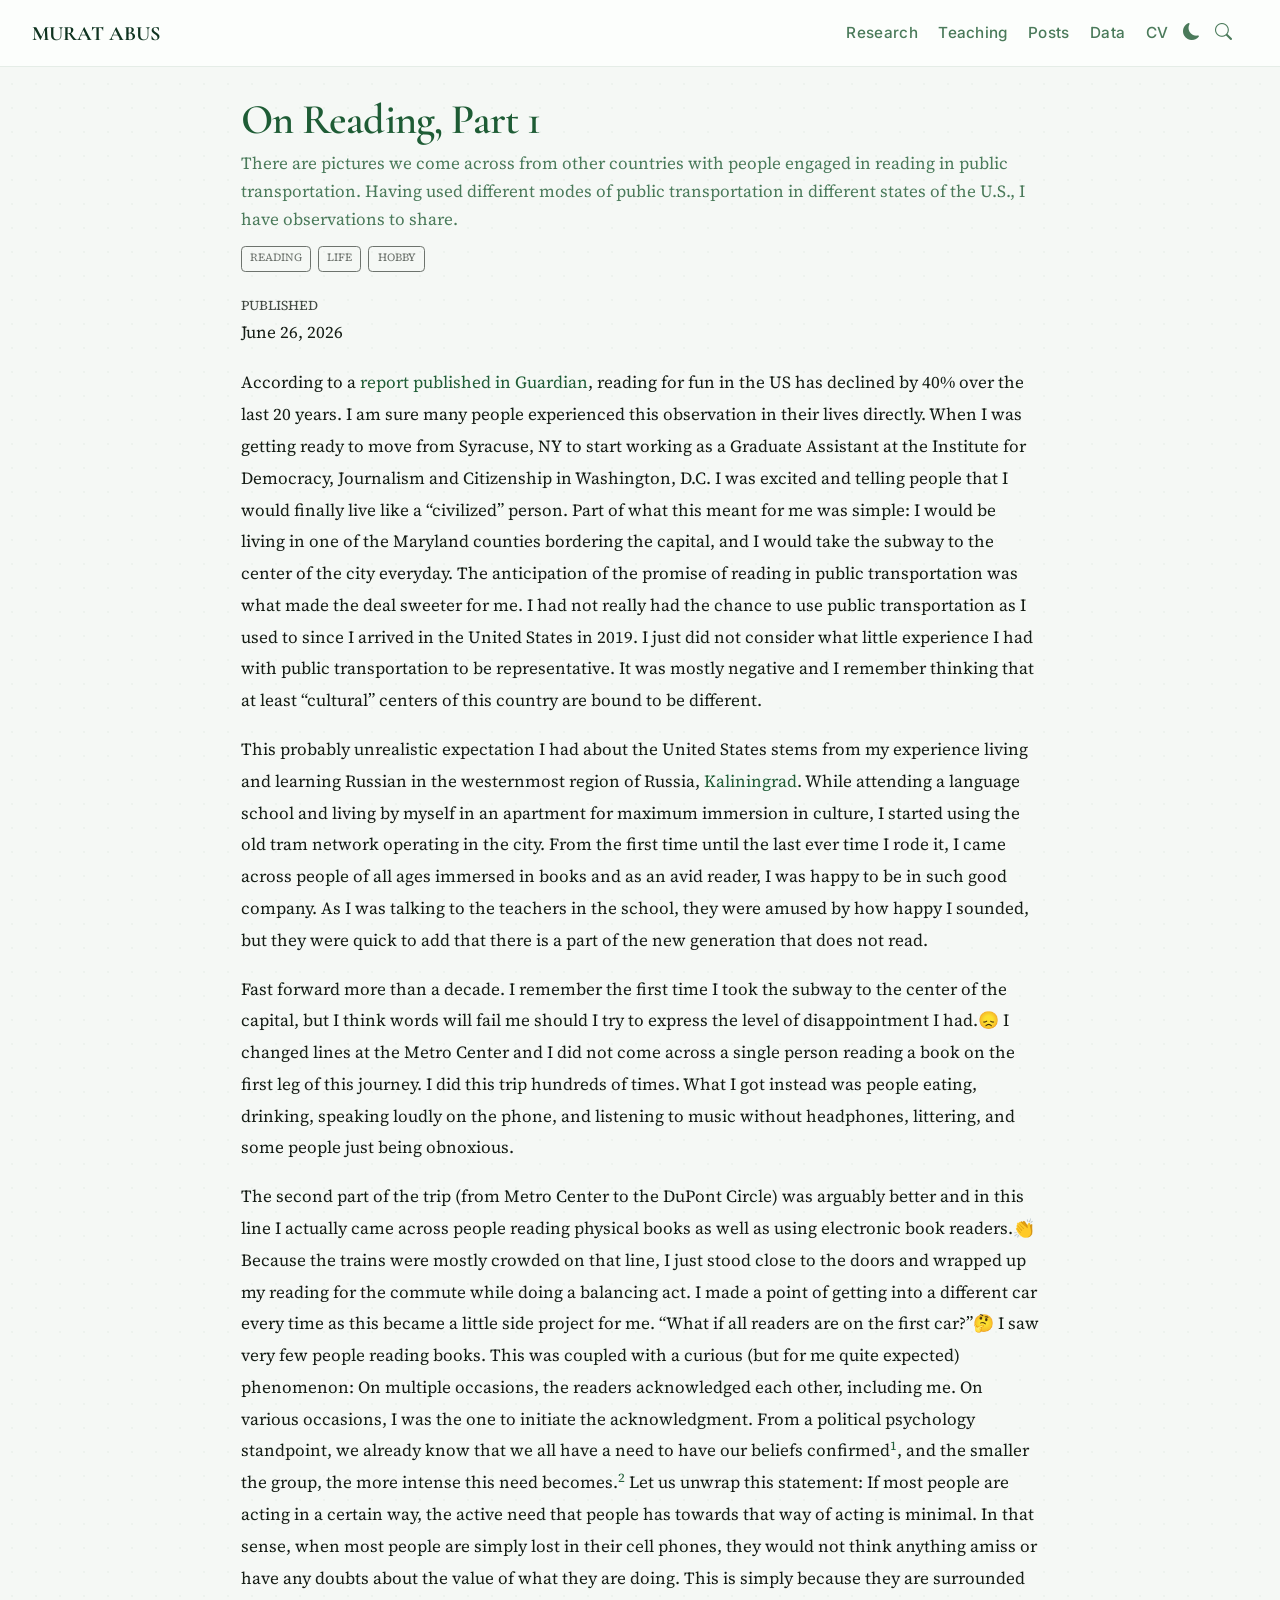
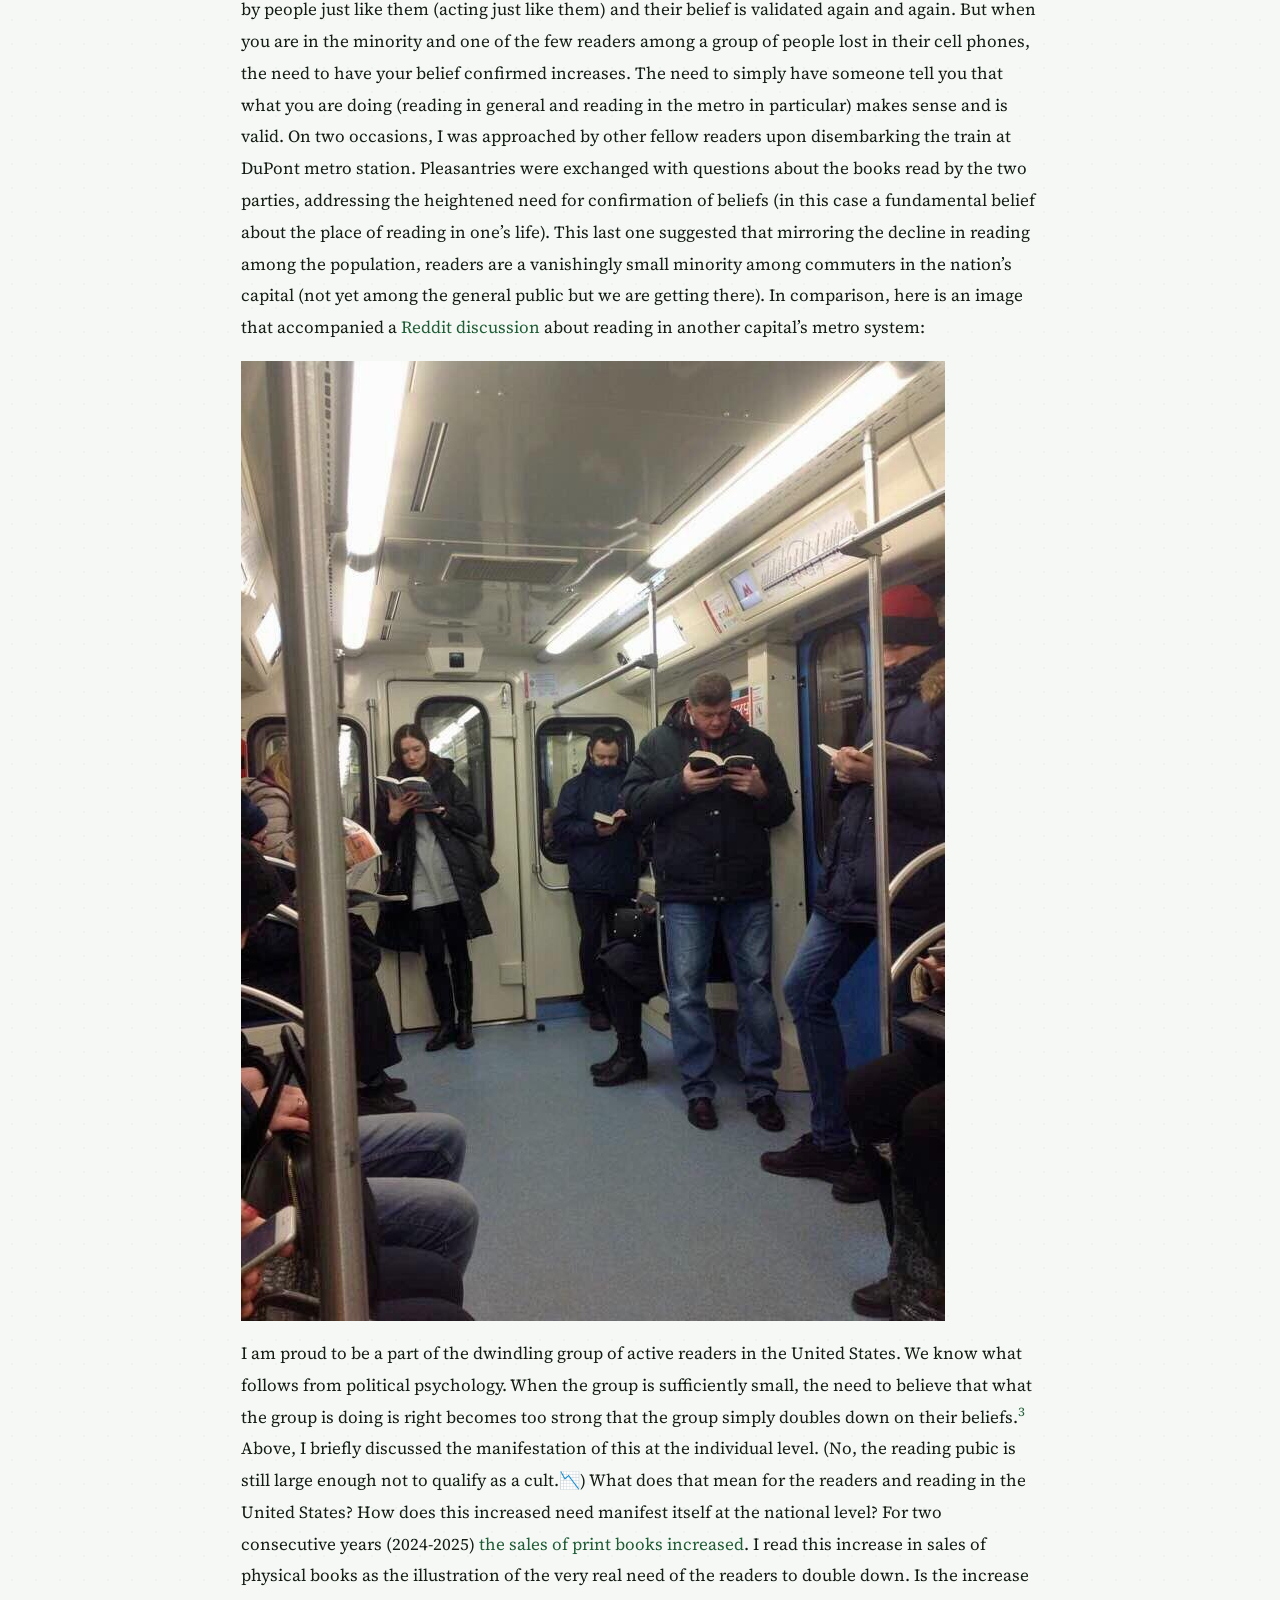
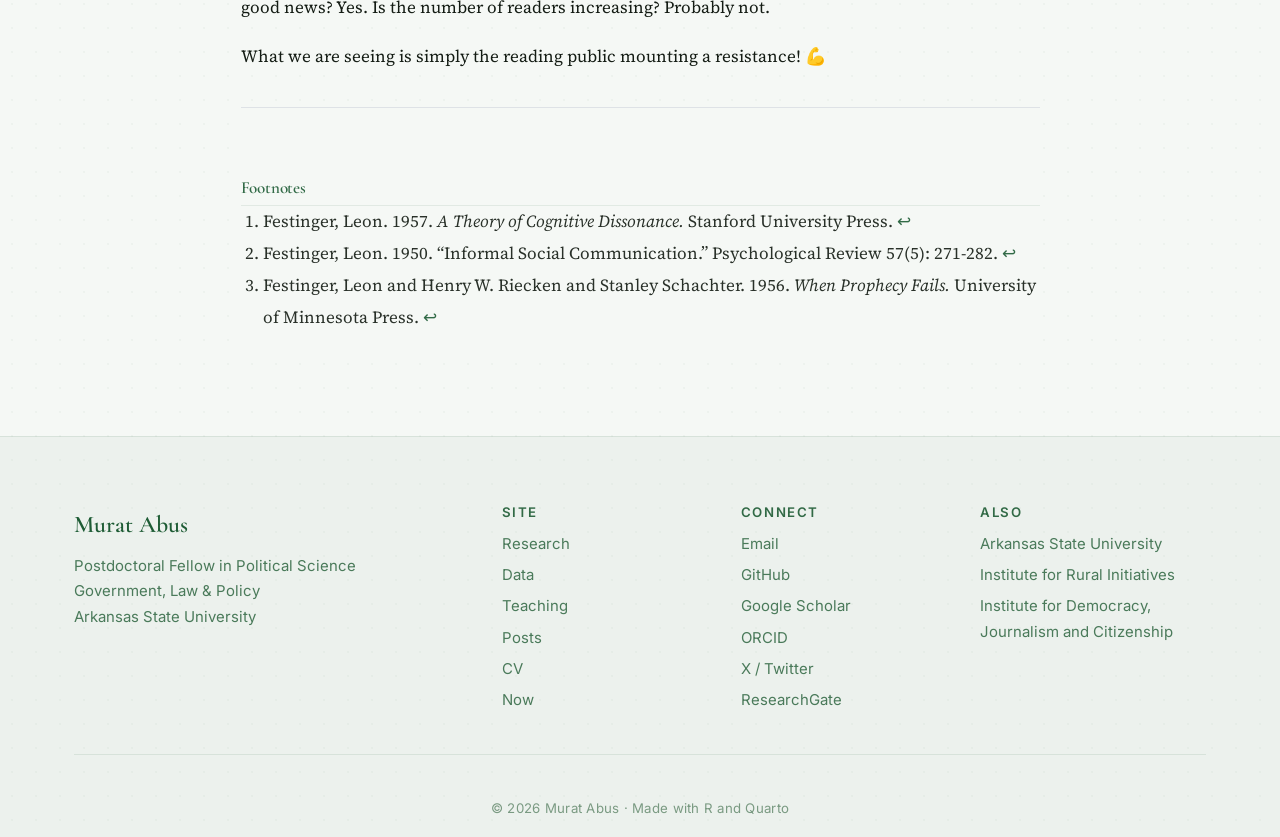
<file: docs/posts/On Reading Part 1/index.html>
<!DOCTYPE html>
<html xmlns="http://www.w3.org/1999/xhtml" lang="en" xml:lang="en"><head>

<meta charset="utf-8">
<meta name="generator" content="quarto-1.9.37">

<meta name="viewport" content="width=device-width, initial-scale=1.0, user-scalable=yes">

<meta name="dcterms.date" content="2026-06-26">

<title>On Reading, Part 1 – Murat Abus</title>
<style>
/* Default styles provided by pandoc.
** See https://pandoc.org/MANUAL.html#variables-for-html for config info.
*/
code{white-space: pre-wrap;}
span.smallcaps{font-variant: small-caps;}
div.columns{display: flex; gap: min(4vw, 1.5em);}
div.column{flex: auto; overflow-x: auto;}
div.hanging-indent{margin-left: 1.5em; text-indent: -1.5em;}
ul.task-list{list-style: none;}
ul.task-list li input[type="checkbox"] {
  width: 0.8em;
  margin: 0 0.8em 0.2em -1em; /* quarto-specific, see https://github.com/quarto-dev/quarto-cli/issues/4556 */ 
  vertical-align: middle;
}
</style>


<script src="../../site_libs/quarto-nav/quarto-nav.js"></script>
<script src="../../site_libs/clipboard/clipboard.min.js"></script>
<script src="../../site_libs/quarto-search/autocomplete.umd.js"></script>
<script src="../../site_libs/quarto-search/fuse.min.js"></script>
<script src="../../site_libs/quarto-search/quarto-search.js"></script>
<meta name="quarto:offset" content="../../">
<link href="../../favicon.ico" rel="icon">
<script src="../../site_libs/quarto-html/quarto.js" type="module"></script>
<script src="../../site_libs/quarto-html/tabsets/tabsets.js" type="module"></script>
<script src="../../site_libs/quarto-html/popper.min.js"></script>
<script src="../../site_libs/quarto-html/tippy.umd.min.js"></script>
<script src="../../site_libs/quarto-html/anchor.min.js"></script>
<link href="../../site_libs/quarto-html/tippy.css" rel="stylesheet">
<link href="../../site_libs/quarto-html/quarto-syntax-highlighting-7f8f88aac4f3542376d5c11b86a4c14d.css" rel="stylesheet" class="quarto-color-scheme" id="quarto-text-highlighting-styles">
<link href="../../site_libs/quarto-html/quarto-syntax-highlighting-dark-d0ae9245876894da5ac7e18953ecc5cc.css" rel="stylesheet" class="quarto-color-scheme quarto-color-alternate" id="quarto-text-highlighting-styles">
<link href="../../site_libs/quarto-html/quarto-syntax-highlighting-7f8f88aac4f3542376d5c11b86a4c14d.css" rel="stylesheet" class="quarto-color-scheme-extra" id="quarto-text-highlighting-styles">
<script src="../../site_libs/bootstrap/bootstrap.min.js"></script>
<link href="../../site_libs/bootstrap/bootstrap-icons.css" rel="stylesheet">
<link href="../../site_libs/bootstrap/bootstrap-416e27836db26bca6413101ed15d3d58.min.css" rel="stylesheet" append-hash="true" class="quarto-color-scheme" id="quarto-bootstrap" data-mode="light">
<link href="../../site_libs/bootstrap/bootstrap-dark-851051d9b36683405659597a38eb9fc2.min.css" rel="stylesheet" append-hash="true" class="quarto-color-scheme quarto-color-alternate" id="quarto-bootstrap" data-mode="dark">
<link href="../../site_libs/bootstrap/bootstrap-416e27836db26bca6413101ed15d3d58.min.css" rel="stylesheet" append-hash="true" class="quarto-color-scheme-extra" id="quarto-bootstrap" data-mode="light">
<script id="quarto-search-options" type="application/json">{
  "location": "navbar",
  "copy-button": false,
  "collapse-after": 3,
  "panel-placement": "end",
  "type": "overlay",
  "limit": 50,
  "keyboard-shortcut": [
    "f",
    "/",
    "s"
  ],
  "language": {
    "search-no-results-text": "No results",
    "search-matching-documents-text": "matching documents",
    "search-copy-link-title": "Copy link to search",
    "search-hide-matches-text": "Hide additional matches",
    "search-more-match-text": "more match in this document",
    "search-more-matches-text": "more matches in this document",
    "search-clear-button-title": "Clear",
    "search-text-placeholder": "",
    "search-detached-cancel-button-title": "Cancel",
    "search-submit-button-title": "Submit",
    "search-label": "Search"
  }
}</script>
<style>html{ scroll-behavior: smooth; }</style>


</head>

<body class="nav-fixed fullcontent quarto-light"><script id="quarto-html-before-body" type="application/javascript">
    const toggleBodyColorMode = (bsSheetEl) => {
      const mode = bsSheetEl.getAttribute("data-mode");
      const bodyEl = window.document.querySelector("body");
      if (mode === "dark") {
        bodyEl.classList.add("quarto-dark");
        bodyEl.classList.remove("quarto-light");
      } else {
        bodyEl.classList.add("quarto-light");
        bodyEl.classList.remove("quarto-dark");
      }
    }
    const toggleBodyColorPrimary = () => {
      const bsSheetEl = window.document.querySelector("link#quarto-bootstrap:not([rel=disabled-stylesheet])");
      if (bsSheetEl) {
        toggleBodyColorMode(bsSheetEl);
      }
    }
    const setColorSchemeToggle = (alternate) => {
      const toggles = window.document.querySelectorAll('.quarto-color-scheme-toggle');
      for (let i=0; i < toggles.length; i++) {
        const toggle = toggles[i];
        if (toggle) {
          if (alternate) {
            toggle.classList.add("alternate");
          } else {
            toggle.classList.remove("alternate");
          }
        }
      }
    };
    const toggleColorMode = (alternate) => {
      // Switch the stylesheets
      const primaryStylesheets = window.document.querySelectorAll('link.quarto-color-scheme:not(.quarto-color-alternate)');
      const alternateStylesheets = window.document.querySelectorAll('link.quarto-color-scheme.quarto-color-alternate');
      manageTransitions('#quarto-margin-sidebar .nav-link', false);
      if (alternate) {
        // note: dark is layered on light, we don't disable primary!
        enableStylesheet(alternateStylesheets);
        for (const sheetNode of alternateStylesheets) {
          if (sheetNode.id === "quarto-bootstrap") {
            toggleBodyColorMode(sheetNode);
          }
        }
      } else {
        disableStylesheet(alternateStylesheets);
        enableStylesheet(primaryStylesheets)
        toggleBodyColorPrimary();
      }
      manageTransitions('#quarto-margin-sidebar .nav-link', true);
      // Switch the toggles
      setColorSchemeToggle(alternate)
      // Hack to workaround the fact that safari doesn't
      // properly recolor the scrollbar when toggling (#1455)
      if (navigator.userAgent.indexOf('Safari') > 0 && navigator.userAgent.indexOf('Chrome') == -1) {
        manageTransitions("body", false);
        window.scrollTo(0, 1);
        setTimeout(() => {
          window.scrollTo(0, 0);
          manageTransitions("body", true);
        }, 40);
      }
    }
    const disableStylesheet = (stylesheets) => {
      for (let i=0; i < stylesheets.length; i++) {
        const stylesheet = stylesheets[i];
        stylesheet.rel = 'disabled-stylesheet';
      }
    }
    const enableStylesheet = (stylesheets) => {
      for (let i=0; i < stylesheets.length; i++) {
        const stylesheet = stylesheets[i];
        if(stylesheet.rel !== 'stylesheet') { // for Chrome, which will still FOUC without this check
          stylesheet.rel = 'stylesheet';
        }
      }
    }
    const manageTransitions = (selector, allowTransitions) => {
      const els = window.document.querySelectorAll(selector);
      for (let i=0; i < els.length; i++) {
        const el = els[i];
        if (allowTransitions) {
          el.classList.remove('notransition');
        } else {
          el.classList.add('notransition');
        }
      }
    }
    const isFileUrl = () => {
      return window.location.protocol === 'file:';
    }
    const hasAlternateSentinel = () => {
      let styleSentinel = getColorSchemeSentinel();
      if (styleSentinel !== null) {
        return styleSentinel === "alternate";
      } else {
        return false;
      }
    }
    const setStyleSentinel = (alternate) => {
      const value = alternate ? "alternate" : "default";
      if (!isFileUrl()) {
        window.localStorage.setItem("quarto-color-scheme", value);
      } else {
        localAlternateSentinel = value;
      }
    }
    const getColorSchemeSentinel = () => {
      if (!isFileUrl()) {
        const storageValue = window.localStorage.getItem("quarto-color-scheme");
        return storageValue != null ? storageValue : localAlternateSentinel;
      } else {
        return localAlternateSentinel;
      }
    }
    const toggleGiscusIfUsed = (isAlternate, darkModeDefault) => {
      const baseTheme = document.querySelector('#giscus-base-theme')?.value ?? 'light';
      const alternateTheme = document.querySelector('#giscus-alt-theme')?.value ?? 'dark';
      let newTheme = '';
      if(authorPrefersDark) {
        newTheme = isAlternate ? baseTheme : alternateTheme;
      } else {
        newTheme = isAlternate ? alternateTheme : baseTheme;
      }
      const changeGiscusTheme = () => {
        // From: https://github.com/giscus/giscus/issues/336
        const sendMessage = (message) => {
          const iframe = document.querySelector('iframe.giscus-frame');
          if (!iframe) return;
          iframe.contentWindow.postMessage({ giscus: message }, 'https://giscus.app');
        }
        sendMessage({
          setConfig: {
            theme: newTheme
          }
        });
      }
      const isGiscussLoaded = window.document.querySelector('iframe.giscus-frame') !== null;
      if (isGiscussLoaded) {
        changeGiscusTheme();
      }
    };
    const authorPrefersDark = false;
    const darkModeDefault = authorPrefersDark;
      document.querySelector('link#quarto-text-highlighting-styles.quarto-color-scheme-extra').rel = 'disabled-stylesheet';
      document.querySelector('link#quarto-bootstrap.quarto-color-scheme-extra').rel = 'disabled-stylesheet';
    let localAlternateSentinel = darkModeDefault ? 'alternate' : 'default';
    // Dark / light mode switch
    window.quartoToggleColorScheme = () => {
      // Read the current dark / light value
      let toAlternate = !hasAlternateSentinel();
      toggleColorMode(toAlternate);
      setStyleSentinel(toAlternate);
      toggleGiscusIfUsed(toAlternate, darkModeDefault);
      window.dispatchEvent(new Event('resize'));
    };
    // Switch to dark mode if need be
    if (hasAlternateSentinel()) {
      toggleColorMode(true);
    } else {
      toggleColorMode(false);
    }
  </script>

<div id="quarto-search-results"></div>
  <header id="quarto-header" class="headroom fixed-top">
    <nav class="navbar navbar-expand-lg " data-bs-theme="dark">
      <div class="navbar-container container-fluid">
      <div class="navbar-brand-container mx-auto">
    <a class="navbar-brand" href="../../index.html">
    <span class="navbar-title">Murat Abus</span>
    </a>
  </div>
            <div id="quarto-search" class="" title="Search"></div>
          <button class="navbar-toggler" type="button" data-bs-toggle="collapse" data-bs-target="#navbarCollapse" aria-controls="navbarCollapse" role="menu" aria-expanded="false" aria-label="Toggle navigation" onclick="if (window.quartoToggleHeadroom) { window.quartoToggleHeadroom(); }">
  <span class="navbar-toggler-icon"></span>
</button>
          <div class="collapse navbar-collapse" id="navbarCollapse">
            <ul class="navbar-nav navbar-nav-scroll ms-auto">
  <li class="nav-item">
    <a class="nav-link" href="../../research.html"> 
<span class="menu-text">Research</span></a>
  </li>  
  <li class="nav-item">
    <a class="nav-link" href="../../teaching.html"> 
<span class="menu-text">Teaching</span></a>
  </li>  
  <li class="nav-item">
    <a class="nav-link" href="../../posts/index.html"> 
<span class="menu-text">Posts</span></a>
  </li>  
  <li class="nav-item">
    <a class="nav-link" href="../../data.html"> 
<span class="menu-text">Data</span></a>
  </li>  
  <li class="nav-item">
    <a class="nav-link" href="../../uploads/cv-abus.pdf"> 
<span class="menu-text">CV</span></a>
  </li>  
</ul>
          </div> <!-- /navcollapse -->
            <div class="quarto-navbar-tools">
  <a href="" class="quarto-color-scheme-toggle quarto-navigation-tool  px-1" onclick="window.quartoToggleColorScheme(); return false;" title="Toggle dark mode"><i class="bi"></i></a>
</div>
      </div> <!-- /container-fluid -->
    </nav>
</header>
<!-- content -->
<div id="quarto-content" class="quarto-container page-columns page-rows-contents page-layout-article page-navbar">
<!-- sidebar -->
<!-- margin-sidebar -->
    
<!-- main -->
<main class="content" id="quarto-document-content">


<header id="title-block-header" class="quarto-title-block default">
<div class="quarto-title">
<h1 class="title">On Reading, Part 1</h1>
<p class="subtitle lead">There are pictures we come across from other countries with people engaged in reading in public transportation. Having used different modes of public transportation in different states of the U.S., I have observations to share.</p>
  <div class="quarto-categories">
    <div class="quarto-category">Reading</div>
    <div class="quarto-category">Life</div>
    <div class="quarto-category">Hobby</div>
  </div>
  </div>



<div class="quarto-title-meta">

    
    <div>
    <div class="quarto-title-meta-heading">Published</div>
    <div class="quarto-title-meta-contents">
      <p class="date">June 26, 2026</p>
    </div>
  </div>
  
    
  </div>
  


</header>


<p>According to a <a href="https://www.theguardian.com/us-news/2025/aug/20/reading-for-pleasure-study">report published in Guardian</a>, reading for fun in the US has declined by 40% over the last 20 years. I am sure many people experienced this observation in their lives directly. When I was getting ready to move from Syracuse, NY to start working as a Graduate Assistant at the Institute for Democracy, Journalism and Citizenship in Washington, D.C. I was excited and telling people that I would finally live like a “civilized” person. Part of what this meant for me was simple: I would be living in one of the Maryland counties bordering the capital, and I would take the subway to the center of the city everyday. The anticipation of the promise of reading in public transportation was what made the deal sweeter for me. I had not really had the chance to use public transportation as I used to since I arrived in the United States in 2019. I just did not consider what little experience I had with public transportation to be representative. It was mostly negative and I remember thinking that at least “cultural” centers of this country are bound to be different.</p>
<p>This probably unrealistic expectation I had about the United States stems from my experience living and learning Russian in the westernmost region of Russia, <a href="https://en.wikipedia.org/wiki/Kaliningrad">Kaliningrad</a>. While attending a language school and living by myself in an apartment for maximum immersion in culture, I started using the old tram network operating in the city. From the first time until the last ever time I rode it, I came across people of all ages immersed in books and as an avid reader, I was happy to be in such good company. As I was talking to the teachers in the school, they were amused by how happy I sounded, but they were quick to add that there is a part of the new generation that does not read.</p>
<p>Fast forward more than a decade. I remember the first time I took the subway to the center of the capital, but I think words will fail me should I try to express the level of disappointment I had.<span class="emoji" data-emoji="disappointed">😞</span> I changed lines at the Metro Center and I did not come across a single person reading a book on the first leg of this journey. I did this trip hundreds of times. What I got instead was people eating, drinking, speaking loudly on the phone, and listening to music without headphones, littering, and some people just being obnoxious.</p>
<p>The second part of the trip (from Metro Center to the DuPont Circle) was arguably better and in this line I actually came across people reading physical books as well as using electronic book readers.<span class="emoji" data-emoji="clap">👏</span> Because the trains were mostly crowded on that line, I just stood close to the doors and wrapped up my reading for the commute while doing a balancing act. I made a point of getting into a different car every time as this became a little side project for me. “What if all readers are on the first car?”<span class="emoji" data-emoji="thinking">🤔</span> I saw very few people reading books. This was coupled with a curious (but for me quite expected) phenomenon: On multiple occasions, the readers acknowledged each other, including me. On various occasions, I was the one to initiate the acknowledgment. From a political psychology standpoint, we already know that we all have a need to have our beliefs confirmed<a href="#fn1" class="footnote-ref" id="fnref1" role="doc-noteref"><sup>1</sup></a>, and the smaller the group, the more intense this need becomes.<a href="#fn2" class="footnote-ref" id="fnref2" role="doc-noteref"><sup>2</sup></a> Let us unwrap this statement: If most people are acting in a certain way, the active need that people has towards that way of acting is minimal. In that sense, when most people are simply lost in their cell phones, they would not think anything amiss or have any doubts about the value of what they are doing. This is simply because they are surrounded by people just like them (acting just like them) and their belief is validated again and again. But when you are in the minority and one of the few readers among a group of people lost in their cell phones, the need to have your belief confirmed increases. The need to simply have someone tell you that what you are doing (reading in general and reading in the metro in particular) makes sense and is valid. On two occasions, I was approached by other fellow readers upon disembarking the train at DuPont metro station. Pleasantries were exchanged with questions about the books read by the two parties, addressing the heightened need for confirmation of beliefs (in this case a fundamental belief about the place of reading in one’s life). This last one suggested that mirroring the decline in reading among the population, readers are a vanishingly small minority among commuters in the nation’s capital (not yet among the general public but we are getting there). In comparison, here is an image that accompanied a <a href="https://www.reddit.com/r/ANormalDayInRussia/comments/8phoqh/just_a_normal_moscow_subway/">Reddit discussion</a> about reading in another capital’s metro system:</p>
<p><img src="moscowmetro.jpg" class="img-fluid"></p>
<p>I am proud to be a part of the dwindling group of active readers in the United States. We know what follows from political psychology. When the group is sufficiently small, the need to believe that what the group is doing is right becomes too strong that the group simply doubles down on their beliefs.<a href="#fn3" class="footnote-ref" id="fnref3" role="doc-noteref"><sup>3</sup></a> Above, I briefly discussed the manifestation of this at the individual level. (No, the reading pubic is still large enough not to qualify as a cult.<span class="emoji" data-emoji="chart_with_downwards_trend">📉</span>) What does that mean for the readers and reading in the United States? How does this increased need manifest itself at the national level? For two consecutive years (2024-2025) <a href="https://www.publishersweekly.com/pw/by-topic/industry-news/financial-reporting/article/99417-print-book-sales-rose-slightly-in-2025.html">the sales of print books increased</a>. I read this increase in sales of physical books as the illustration of the very real need of the readers to double down. Is the increase good news? Yes. Is the number of readers increasing? Probably not.</p>
<p>What we are seeing is simply the reading public mounting a resistance! <span class="emoji" data-emoji="muscle">💪</span></p>




<div id="quarto-appendix" class="default"><section id="footnotes" class="footnotes footnotes-end-of-document" role="doc-endnotes"><h2 class="anchored quarto-appendix-heading">Footnotes</h2>

<ol>
<li id="fn1"><p>Festinger, Leon. 1957. <em>A Theory of Cognitive Dissonance.</em> Stanford University Press.<a href="#fnref1" class="footnote-back" role="doc-backlink">↩︎</a></p></li>
<li id="fn2"><p>Festinger, Leon. 1950. “Informal Social Communication.” Psychological Review 57(5): 271-282.<a href="#fnref2" class="footnote-back" role="doc-backlink">↩︎</a></p></li>
<li id="fn3"><p>Festinger, Leon and Henry W. Riecken and Stanley Schachter. 1956. <em>When Prophecy Fails.</em> University of Minnesota Press.<a href="#fnref3" class="footnote-back" role="doc-backlink">↩︎</a></p></li>
</ol>
</section></div></main> <!-- /main -->
<script>
(function() {
  // Quarto renders <i class="bi"></i> for the toggle with no icon class.
  // We add bi-moon-fill (light mode) or bi-sun-fill (dark mode).
  function setToggleIcon() {
    var icon = document.querySelector('.quarto-color-scheme-toggle i.bi');
    if (!icon) return;
    var isDark = document.documentElement.classList.contains('quarto-dark') ||
                 document.body.classList.contains('quarto-dark') ||
                 document.documentElement.getAttribute('data-bs-theme') === 'dark';
    icon.className = isDark ? 'bi bi-sun-fill' : 'bi bi-moon-fill';
  }

  // Run on load
  document.addEventListener('DOMContentLoaded', setToggleIcon);

  // Run after toggle click
  document.addEventListener('click', function(e) {
    if (e.target.closest('.quarto-color-scheme-toggle')) {
      setTimeout(setToggleIcon, 50);
    }
  });
})();
</script>
<script>
(function() {
  function fixNavbarFont() {
    var navbars = document.querySelectorAll('.navbar');
    for (var i = 0; i < navbars.length; i++) {
      navbars[i].style.setProperty('font-size', '1.125rem', 'important');
    }
  }
  fixNavbarFont();
  window.addEventListener('load', fixNavbarFont);
  document.addEventListener('click', function(e) {
    if (e.target.closest('.quarto-color-scheme-toggle')) {
      setTimeout(fixNavbarFont, 100);
    }
  });
})();
</script>
<script id="quarto-html-after-body" type="application/javascript">
  window.document.addEventListener("DOMContentLoaded", function (event) {
    // Ensure there is a toggle, if there isn't float one in the top right
    if (window.document.querySelector('.quarto-color-scheme-toggle') === null) {
      const a = window.document.createElement('a');
      a.classList.add('top-right');
      a.classList.add('quarto-color-scheme-toggle');
      a.href = "";
      a.onclick = function() { try { window.quartoToggleColorScheme(); } catch {} return false; };
      const i = window.document.createElement("i");
      i.classList.add('bi');
      a.appendChild(i);
      window.document.body.appendChild(a);
    }
    setColorSchemeToggle(hasAlternateSentinel())
    const icon = "";
    const anchorJS = new window.AnchorJS();
    anchorJS.options = {
      placement: 'right',
      icon: icon
    };
    anchorJS.add('.anchored');
    const isCodeAnnotation = (el) => {
      for (const clz of el.classList) {
        if (clz.startsWith('code-annotation-')) {                     
          return true;
        }
      }
      return false;
    }
    const onCopySuccess = function(e) {
      // button target
      const button = e.trigger;
      // don't keep focus
      button.blur();
      // flash "checked"
      button.classList.add('code-copy-button-checked');
      var currentTitle = button.getAttribute("title");
      button.setAttribute("title", "Copied!");
      let tooltip;
      if (window.bootstrap) {
        button.setAttribute("data-bs-toggle", "tooltip");
        button.setAttribute("data-bs-placement", "left");
        button.setAttribute("data-bs-title", "Copied!");
        tooltip = new bootstrap.Tooltip(button, 
          { trigger: "manual", 
            customClass: "code-copy-button-tooltip",
            offset: [0, -8]});
        tooltip.show();    
      }
      setTimeout(function() {
        if (tooltip) {
          tooltip.hide();
          button.removeAttribute("data-bs-title");
          button.removeAttribute("data-bs-toggle");
          button.removeAttribute("data-bs-placement");
        }
        button.setAttribute("title", currentTitle);
        button.classList.remove('code-copy-button-checked');
      }, 1000);
      // clear code selection
      e.clearSelection();
    }
    const getTextToCopy = function(trigger) {
      const outerScaffold = trigger.parentElement.cloneNode(true);
      const codeEl = outerScaffold.querySelector('code');
      for (const childEl of codeEl.children) {
        if (isCodeAnnotation(childEl)) {
          childEl.remove();
        }
      }
      return codeEl.innerText;
    }
    const clipboard = new window.ClipboardJS('.code-copy-button:not([data-in-quarto-modal])', {
      text: getTextToCopy
    });
    clipboard.on('success', onCopySuccess);
    if (window.document.getElementById('quarto-embedded-source-code-modal')) {
      const clipboardModal = new window.ClipboardJS('.code-copy-button[data-in-quarto-modal]', {
        text: getTextToCopy,
        container: window.document.getElementById('quarto-embedded-source-code-modal')
      });
      clipboardModal.on('success', onCopySuccess);
    }
      var localhostRegex = new RegExp(/^(?:http|https):\/\/localhost\:?[0-9]*\//);
      var mailtoRegex = new RegExp(/^mailto:/);
        var filterRegex = new RegExp("https:\/\/muratabus\.com");
      var isInternal = (href) => {
          return filterRegex.test(href) || localhostRegex.test(href) || mailtoRegex.test(href);
      }
      // Inspect non-navigation links and adorn them if external
     var links = window.document.querySelectorAll('a[href]:not(.nav-link):not(.navbar-brand):not(.toc-action):not(.sidebar-link):not(.sidebar-item-toggle):not(.pagination-link):not(.no-external):not([aria-hidden]):not(.dropdown-item):not(.quarto-navigation-tool):not(.about-link)');
      for (var i=0; i<links.length; i++) {
        const link = links[i];
        if (!isInternal(link.href)) {
          // undo the damage that might have been done by quarto-nav.js in the case of
          // links that we want to consider external
          if (link.dataset.originalHref !== undefined) {
            link.href = link.dataset.originalHref;
          }
        }
      }
    function tippyHover(el, contentFn, onTriggerFn, onUntriggerFn) {
      const config = {
        allowHTML: true,
        maxWidth: 500,
        delay: 100,
        arrow: false,
        appendTo: function(el) {
            return el.parentElement;
        },
        interactive: true,
        interactiveBorder: 10,
        theme: 'quarto',
        placement: 'bottom-start',
      };
      if (contentFn) {
        config.content = contentFn;
      }
      if (onTriggerFn) {
        config.onTrigger = onTriggerFn;
      }
      if (onUntriggerFn) {
        config.onUntrigger = onUntriggerFn;
      }
      window.tippy(el, config); 
    }
    const noterefs = window.document.querySelectorAll('a[role="doc-noteref"]');
    for (var i=0; i<noterefs.length; i++) {
      const ref = noterefs[i];
      tippyHover(ref, function() {
        // use id or data attribute instead here
        let href = ref.getAttribute('data-footnote-href') || ref.getAttribute('href');
        try { href = new URL(href).hash; } catch {}
        const id = href.replace(/^#\/?/, "");
        const note = window.document.getElementById(id);
        if (note) {
          return note.innerHTML;
        } else {
          return "";
        }
      });
    }
    const xrefs = window.document.querySelectorAll('a.quarto-xref');
    const processXRef = (id, note) => {
      // Strip column container classes
      const stripColumnClz = (el) => {
        el.classList.remove("page-full", "page-columns");
        if (el.children) {
          for (const child of el.children) {
            stripColumnClz(child);
          }
        }
      }
      stripColumnClz(note)
      if (id === null || id.startsWith('sec-')) {
        // Special case sections, only their first couple elements
        const container = document.createElement("div");
        if (note.children && note.children.length > 2) {
          container.appendChild(note.children[0].cloneNode(true));
          for (let i = 1; i < note.children.length; i++) {
            const child = note.children[i];
            if (child.tagName === "P" && child.innerText === "") {
              continue;
            } else {
              container.appendChild(child.cloneNode(true));
              break;
            }
          }
          if (window.Quarto?.typesetMath) {
            window.Quarto.typesetMath(container);
          }
          return container.innerHTML
        } else {
          if (window.Quarto?.typesetMath) {
            window.Quarto.typesetMath(note);
          }
          return note.innerHTML;
        }
      } else {
        // Remove any anchor links if they are present
        const anchorLink = note.querySelector('a.anchorjs-link');
        if (anchorLink) {
          anchorLink.remove();
        }
        if (window.Quarto?.typesetMath) {
          window.Quarto.typesetMath(note);
        }
        if (note.classList.contains("callout")) {
          return note.outerHTML;
        } else {
          return note.innerHTML;
        }
      }
    }
    for (var i=0; i<xrefs.length; i++) {
      const xref = xrefs[i];
      tippyHover(xref, undefined, function(instance) {
        instance.disable();
        let url = xref.getAttribute('href');
        let hash = undefined; 
        if (url.startsWith('#')) {
          hash = url;
        } else {
          try { hash = new URL(url).hash; } catch {}
        }
        if (hash) {
          const id = hash.replace(/^#\/?/, "");
          const note = window.document.getElementById(id);
          if (note !== null) {
            try {
              const html = processXRef(id, note.cloneNode(true));
              instance.setContent(html);
            } finally {
              instance.enable();
              instance.show();
            }
          } else {
            // See if we can fetch this
            fetch(url.split('#')[0])
            .then(res => res.text())
            .then(html => {
              const parser = new DOMParser();
              const htmlDoc = parser.parseFromString(html, "text/html");
              const note = htmlDoc.getElementById(id);
              if (note !== null) {
                const html = processXRef(id, note);
                instance.setContent(html);
              } 
            }).finally(() => {
              instance.enable();
              instance.show();
            });
          }
        } else {
          // See if we can fetch a full url (with no hash to target)
          // This is a special case and we should probably do some content thinning / targeting
          fetch(url)
          .then(res => res.text())
          .then(html => {
            const parser = new DOMParser();
            const htmlDoc = parser.parseFromString(html, "text/html");
            const note = htmlDoc.querySelector('main.content');
            if (note !== null) {
              // This should only happen for chapter cross references
              // (since there is no id in the URL)
              // remove the first header
              if (note.children.length > 0 && note.children[0].tagName === "HEADER") {
                note.children[0].remove();
              }
              const html = processXRef(null, note);
              instance.setContent(html);
            } 
          }).finally(() => {
            instance.enable();
            instance.show();
          });
        }
      }, function(instance) {
      });
    }
        let selectedAnnoteEl;
        const selectorForAnnotation = ( cell, annotation) => {
          let cellAttr = 'data-code-cell="' + cell + '"';
          let lineAttr = 'data-code-annotation="' +  annotation + '"';
          const selector = 'span[' + cellAttr + '][' + lineAttr + ']';
          return selector;
        }
        const selectCodeLines = (annoteEl) => {
          const doc = window.document;
          const targetCell = annoteEl.getAttribute("data-target-cell");
          const targetAnnotation = annoteEl.getAttribute("data-target-annotation");
          const annoteSpan = window.document.querySelector(selectorForAnnotation(targetCell, targetAnnotation));
          const lines = annoteSpan.getAttribute("data-code-lines").split(",");
          const lineIds = lines.map((line) => {
            return targetCell + "-" + line;
          })
          let top = null;
          let height = null;
          let parent = null;
          if (lineIds.length > 0) {
              //compute the position of the single el (top and bottom and make a div)
              const el = window.document.getElementById(lineIds[0]);
              top = el.offsetTop;
              height = el.offsetHeight;
              parent = el.parentElement.parentElement;
            if (lineIds.length > 1) {
              const lastEl = window.document.getElementById(lineIds[lineIds.length - 1]);
              const bottom = lastEl.offsetTop + lastEl.offsetHeight;
              height = bottom - top;
            }
            if (top !== null && height !== null && parent !== null) {
              // cook up a div (if necessary) and position it 
              let div = window.document.getElementById("code-annotation-line-highlight");
              if (div === null) {
                div = window.document.createElement("div");
                div.setAttribute("id", "code-annotation-line-highlight");
                div.style.position = 'absolute';
                parent.appendChild(div);
              }
              div.style.top = top - 2 + "px";
              div.style.height = height + 4 + "px";
              div.style.left = 0;
              let gutterDiv = window.document.getElementById("code-annotation-line-highlight-gutter");
              if (gutterDiv === null) {
                gutterDiv = window.document.createElement("div");
                gutterDiv.setAttribute("id", "code-annotation-line-highlight-gutter");
                gutterDiv.style.position = 'absolute';
                const codeCell = window.document.getElementById(targetCell);
                const gutter = codeCell.querySelector('.code-annotation-gutter');
                gutter.appendChild(gutterDiv);
              }
              gutterDiv.style.top = top - 2 + "px";
              gutterDiv.style.height = height + 4 + "px";
            }
            selectedAnnoteEl = annoteEl;
          }
        };
        const unselectCodeLines = () => {
          const elementsIds = ["code-annotation-line-highlight", "code-annotation-line-highlight-gutter"];
          elementsIds.forEach((elId) => {
            const div = window.document.getElementById(elId);
            if (div) {
              div.remove();
            }
          });
          selectedAnnoteEl = undefined;
        };
          // Handle positioning of the toggle
      window.addEventListener(
        "resize",
        throttle(() => {
          elRect = undefined;
          if (selectedAnnoteEl) {
            selectCodeLines(selectedAnnoteEl);
          }
        }, 10)
      );
      function throttle(fn, ms) {
      let throttle = false;
      let timer;
        return (...args) => {
          if(!throttle) { // first call gets through
              fn.apply(this, args);
              throttle = true;
          } else { // all the others get throttled
              if(timer) clearTimeout(timer); // cancel #2
              timer = setTimeout(() => {
                fn.apply(this, args);
                timer = throttle = false;
              }, ms);
          }
        };
      }
        // Attach click handler to the DT
        const annoteDls = window.document.querySelectorAll('dt[data-target-cell]');
        for (const annoteDlNode of annoteDls) {
          annoteDlNode.addEventListener('click', (event) => {
            const clickedEl = event.target;
            if (clickedEl !== selectedAnnoteEl) {
              unselectCodeLines();
              const activeEl = window.document.querySelector('dt[data-target-cell].code-annotation-active');
              if (activeEl) {
                activeEl.classList.remove('code-annotation-active');
              }
              selectCodeLines(clickedEl);
              clickedEl.classList.add('code-annotation-active');
            } else {
              // Unselect the line
              unselectCodeLines();
              clickedEl.classList.remove('code-annotation-active');
            }
          });
        }
    const findCites = (el) => {
      const parentEl = el.parentElement;
      if (parentEl) {
        const cites = parentEl.dataset.cites;
        if (cites) {
          return {
            el,
            cites: cites.split(' ')
          };
        } else {
          return findCites(el.parentElement)
        }
      } else {
        return undefined;
      }
    };
    var bibliorefs = window.document.querySelectorAll('a[role="doc-biblioref"]');
    for (var i=0; i<bibliorefs.length; i++) {
      const ref = bibliorefs[i];
      const citeInfo = findCites(ref);
      if (citeInfo) {
        tippyHover(citeInfo.el, function() {
          var popup = window.document.createElement('div');
          citeInfo.cites.forEach(function(cite) {
            var citeDiv = window.document.createElement('div');
            citeDiv.classList.add('hanging-indent');
            citeDiv.classList.add('csl-entry');
            var biblioDiv = window.document.getElementById('ref-' + cite);
            if (biblioDiv) {
              citeDiv.innerHTML = biblioDiv.innerHTML;
            }
            popup.appendChild(citeDiv);
          });
          return popup.innerHTML;
        });
      }
    }
  });
  </script>
</div> <!-- /content -->
<footer class="footer">
  <div class="nav-footer">
    <div class="nav-footer-left">
<div class="site-footer">
<div class="footer-grid">
<div class="footer-col footer-col-about">
<p><strong>Murat Abus</strong> <br>Postdoctoral Fellow in Political Science <br>Government, Law &amp; Policy <br>Arkansas State University</p>
</div>
<section id="site" class="level4 footer-col">
<h4 data-anchor-id="site">Site</h4>
<ul>
<li><a href="research.html">Research</a></li>
<li><a href="data.html">Data</a></li>
<li><a href="teaching.html">Teaching</a></li>
<li><a href="posts/index.html">Posts</a></li>
<li><a href="uploads/cv-abus.pdf">CV</a></li>
<li><a href="now.html">Now</a></li>
</ul>
</section>
<section id="connect" class="level4 footer-col">
<h4 data-anchor-id="connect">Connect</h4>
<ul>
<li><a href="mailto:muabus@syr.edu">Email</a></li>
<li><a href="https://github.com/murabus">GitHub</a></li>
<li><a href="https://scholar.google.com/citations?user=U80XvUEAAAAJ&amp;hl=en&amp;oi=ao">Google Scholar</a></li>
<li><a href="https://orcid.org/0000-0002-0153-5010">ORCID</a></li>
<li><a href="https://twitter.com/muratabus">X / Twitter</a></li>
<li><a href="https://www.researchgate.net/profile/Murat-Abus">ResearchGate</a></li>
</ul>
</section>
<section id="also" class="level4 footer-col">
<h4 data-anchor-id="also">Also</h4>
<ul>
<li><a href="https://www.astate.edu">Arkansas State University</a></li>
<li><a href="https://www.astate.edu/research/institute-for-rural-initiatives.html">Institute for Rural Initiatives</a></li>
<li><a href="https://idjc.syracuse.edu/">Institute for Democracy, Journalism and Citizenship</a></li>
</ul>
</section>
</div>
</div>
<div class="footer-bottom">
<p><span>© 2026 Murat Abus · Made with <a href="https://www.r-project.org">R</a> and <a href="https://quarto.org">Quarto</a></span></p>
</div>
</div>   
    <div class="nav-footer-center">
      &nbsp;
    </div>
    <div class="nav-footer-right">
      &nbsp;
    </div>
  </div>
</footer>




<script src="../../site_libs/quarto-html/zenscroll-min.js"></script>
</body></html>
</file>
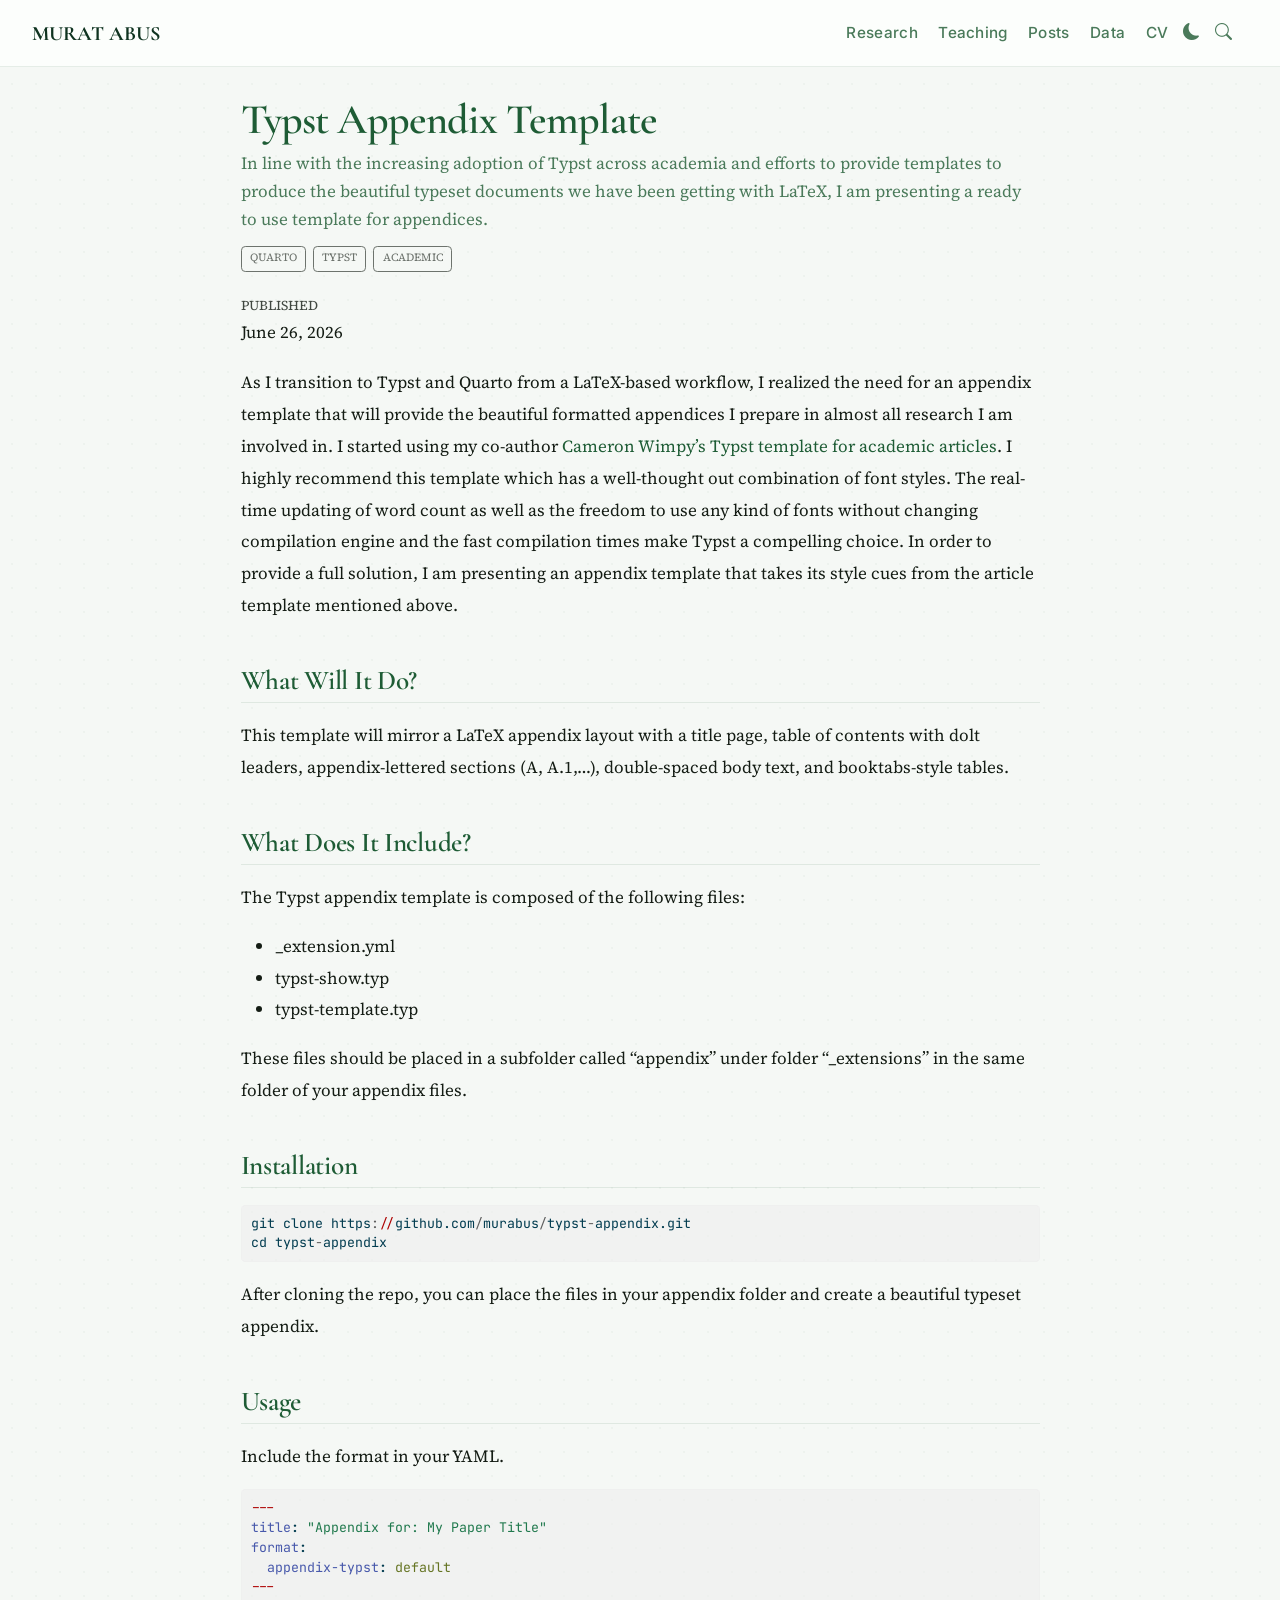
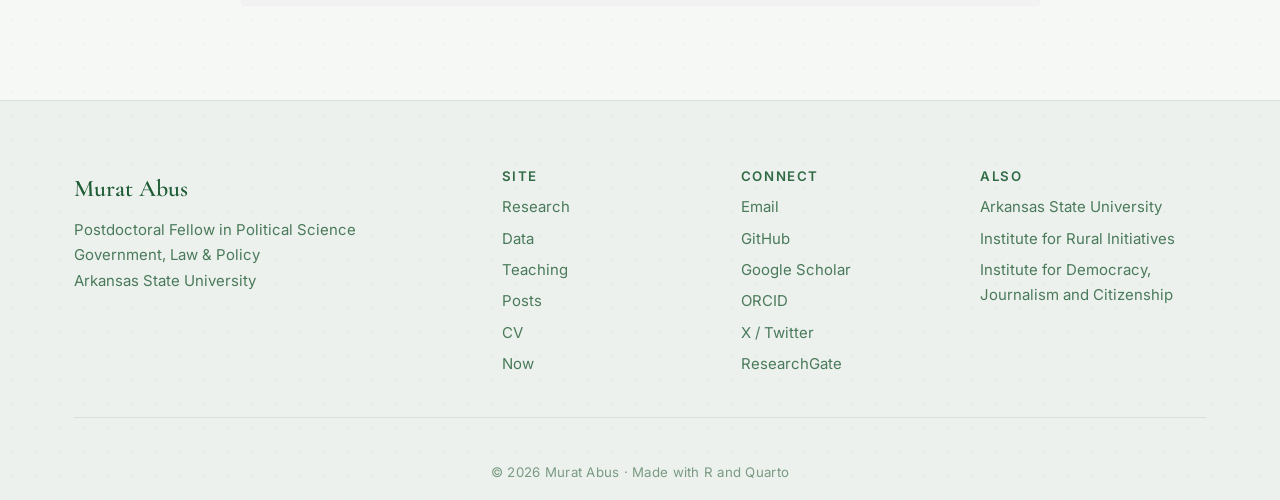
<file: docs/posts/Typst Appendix Template/index.html>
<!DOCTYPE html>
<html xmlns="http://www.w3.org/1999/xhtml" lang="en" xml:lang="en"><head>

<meta charset="utf-8">
<meta name="generator" content="quarto-1.9.37">

<meta name="viewport" content="width=device-width, initial-scale=1.0, user-scalable=yes">

<meta name="dcterms.date" content="2026-06-26">

<title>Typst Appendix Template – Murat Abus</title>
<style>
/* Default styles provided by pandoc.
** See https://pandoc.org/MANUAL.html#variables-for-html for config info.
*/
code{white-space: pre-wrap;}
span.smallcaps{font-variant: small-caps;}
div.columns{display: flex; gap: min(4vw, 1.5em);}
div.column{flex: auto; overflow-x: auto;}
div.hanging-indent{margin-left: 1.5em; text-indent: -1.5em;}
ul.task-list{list-style: none;}
ul.task-list li input[type="checkbox"] {
  width: 0.8em;
  margin: 0 0.8em 0.2em -1em; /* quarto-specific, see https://github.com/quarto-dev/quarto-cli/issues/4556 */ 
  vertical-align: middle;
}
/* CSS for syntax highlighting */
html { -webkit-text-size-adjust: 100%; }
pre > code.sourceCode { white-space: pre; position: relative; }
pre > code.sourceCode > span { display: inline-block; line-height: 1.25; }
pre > code.sourceCode > span:empty { height: 1.2em; }
.sourceCode { overflow: visible; }
code.sourceCode > span { color: inherit; text-decoration: inherit; }
div.sourceCode { margin: 1em 0; }
pre.sourceCode { margin: 0; }
@media screen {
div.sourceCode { overflow: auto; }
}
@media print {
pre > code.sourceCode { white-space: pre-wrap; }
pre > code.sourceCode > span { text-indent: -5em; padding-left: 5em; }
}
pre.numberSource code
  { counter-reset: source-line 0; }
pre.numberSource code > span
  { position: relative; left: -4em; counter-increment: source-line; }
pre.numberSource code > span > a:first-child::before
  { content: counter(source-line);
    position: relative; left: -1em; text-align: right; vertical-align: baseline;
    border: none; display: inline-block;
    -webkit-touch-callout: none; -webkit-user-select: none;
    -khtml-user-select: none; -moz-user-select: none;
    -ms-user-select: none; user-select: none;
    padding: 0 4px; width: 4em;
  }
pre.numberSource { margin-left: 3em;  padding-left: 4px; }
div.sourceCode
  {   }
@media screen {
pre > code.sourceCode > span > a:first-child::before { text-decoration: underline; }
}
</style>


<script src="../../site_libs/quarto-nav/quarto-nav.js"></script>
<script src="../../site_libs/clipboard/clipboard.min.js"></script>
<script src="../../site_libs/quarto-search/autocomplete.umd.js"></script>
<script src="../../site_libs/quarto-search/fuse.min.js"></script>
<script src="../../site_libs/quarto-search/quarto-search.js"></script>
<meta name="quarto:offset" content="../../">
<link href="../../favicon.ico" rel="icon">
<script src="../../site_libs/quarto-html/quarto.js" type="module"></script>
<script src="../../site_libs/quarto-html/tabsets/tabsets.js" type="module"></script>
<script src="../../site_libs/quarto-html/popper.min.js"></script>
<script src="../../site_libs/quarto-html/tippy.umd.min.js"></script>
<script src="../../site_libs/quarto-html/anchor.min.js"></script>
<link href="../../site_libs/quarto-html/tippy.css" rel="stylesheet">
<link href="../../site_libs/quarto-html/quarto-syntax-highlighting-7f8f88aac4f3542376d5c11b86a4c14d.css" rel="stylesheet" class="quarto-color-scheme" id="quarto-text-highlighting-styles">
<link href="../../site_libs/quarto-html/quarto-syntax-highlighting-dark-d0ae9245876894da5ac7e18953ecc5cc.css" rel="stylesheet" class="quarto-color-scheme quarto-color-alternate" id="quarto-text-highlighting-styles">
<link href="../../site_libs/quarto-html/quarto-syntax-highlighting-7f8f88aac4f3542376d5c11b86a4c14d.css" rel="stylesheet" class="quarto-color-scheme-extra" id="quarto-text-highlighting-styles">
<script src="../../site_libs/bootstrap/bootstrap.min.js"></script>
<link href="../../site_libs/bootstrap/bootstrap-icons.css" rel="stylesheet">
<link href="../../site_libs/bootstrap/bootstrap-416e27836db26bca6413101ed15d3d58.min.css" rel="stylesheet" append-hash="true" class="quarto-color-scheme" id="quarto-bootstrap" data-mode="light">
<link href="../../site_libs/bootstrap/bootstrap-dark-851051d9b36683405659597a38eb9fc2.min.css" rel="stylesheet" append-hash="true" class="quarto-color-scheme quarto-color-alternate" id="quarto-bootstrap" data-mode="dark">
<link href="../../site_libs/bootstrap/bootstrap-416e27836db26bca6413101ed15d3d58.min.css" rel="stylesheet" append-hash="true" class="quarto-color-scheme-extra" id="quarto-bootstrap" data-mode="light">
<script id="quarto-search-options" type="application/json">{
  "location": "navbar",
  "copy-button": false,
  "collapse-after": 3,
  "panel-placement": "end",
  "type": "overlay",
  "limit": 50,
  "keyboard-shortcut": [
    "f",
    "/",
    "s"
  ],
  "language": {
    "search-no-results-text": "No results",
    "search-matching-documents-text": "matching documents",
    "search-copy-link-title": "Copy link to search",
    "search-hide-matches-text": "Hide additional matches",
    "search-more-match-text": "more match in this document",
    "search-more-matches-text": "more matches in this document",
    "search-clear-button-title": "Clear",
    "search-text-placeholder": "",
    "search-detached-cancel-button-title": "Cancel",
    "search-submit-button-title": "Submit",
    "search-label": "Search"
  }
}</script>
<style>html{ scroll-behavior: smooth; }</style>


</head>

<body class="nav-fixed fullcontent quarto-light"><script id="quarto-html-before-body" type="application/javascript">
    const toggleBodyColorMode = (bsSheetEl) => {
      const mode = bsSheetEl.getAttribute("data-mode");
      const bodyEl = window.document.querySelector("body");
      if (mode === "dark") {
        bodyEl.classList.add("quarto-dark");
        bodyEl.classList.remove("quarto-light");
      } else {
        bodyEl.classList.add("quarto-light");
        bodyEl.classList.remove("quarto-dark");
      }
    }
    const toggleBodyColorPrimary = () => {
      const bsSheetEl = window.document.querySelector("link#quarto-bootstrap:not([rel=disabled-stylesheet])");
      if (bsSheetEl) {
        toggleBodyColorMode(bsSheetEl);
      }
    }
    const setColorSchemeToggle = (alternate) => {
      const toggles = window.document.querySelectorAll('.quarto-color-scheme-toggle');
      for (let i=0; i < toggles.length; i++) {
        const toggle = toggles[i];
        if (toggle) {
          if (alternate) {
            toggle.classList.add("alternate");
          } else {
            toggle.classList.remove("alternate");
          }
        }
      }
    };
    const toggleColorMode = (alternate) => {
      // Switch the stylesheets
      const primaryStylesheets = window.document.querySelectorAll('link.quarto-color-scheme:not(.quarto-color-alternate)');
      const alternateStylesheets = window.document.querySelectorAll('link.quarto-color-scheme.quarto-color-alternate');
      manageTransitions('#quarto-margin-sidebar .nav-link', false);
      if (alternate) {
        // note: dark is layered on light, we don't disable primary!
        enableStylesheet(alternateStylesheets);
        for (const sheetNode of alternateStylesheets) {
          if (sheetNode.id === "quarto-bootstrap") {
            toggleBodyColorMode(sheetNode);
          }
        }
      } else {
        disableStylesheet(alternateStylesheets);
        enableStylesheet(primaryStylesheets)
        toggleBodyColorPrimary();
      }
      manageTransitions('#quarto-margin-sidebar .nav-link', true);
      // Switch the toggles
      setColorSchemeToggle(alternate)
      // Hack to workaround the fact that safari doesn't
      // properly recolor the scrollbar when toggling (#1455)
      if (navigator.userAgent.indexOf('Safari') > 0 && navigator.userAgent.indexOf('Chrome') == -1) {
        manageTransitions("body", false);
        window.scrollTo(0, 1);
        setTimeout(() => {
          window.scrollTo(0, 0);
          manageTransitions("body", true);
        }, 40);
      }
    }
    const disableStylesheet = (stylesheets) => {
      for (let i=0; i < stylesheets.length; i++) {
        const stylesheet = stylesheets[i];
        stylesheet.rel = 'disabled-stylesheet';
      }
    }
    const enableStylesheet = (stylesheets) => {
      for (let i=0; i < stylesheets.length; i++) {
        const stylesheet = stylesheets[i];
        if(stylesheet.rel !== 'stylesheet') { // for Chrome, which will still FOUC without this check
          stylesheet.rel = 'stylesheet';
        }
      }
    }
    const manageTransitions = (selector, allowTransitions) => {
      const els = window.document.querySelectorAll(selector);
      for (let i=0; i < els.length; i++) {
        const el = els[i];
        if (allowTransitions) {
          el.classList.remove('notransition');
        } else {
          el.classList.add('notransition');
        }
      }
    }
    const isFileUrl = () => {
      return window.location.protocol === 'file:';
    }
    const hasAlternateSentinel = () => {
      let styleSentinel = getColorSchemeSentinel();
      if (styleSentinel !== null) {
        return styleSentinel === "alternate";
      } else {
        return false;
      }
    }
    const setStyleSentinel = (alternate) => {
      const value = alternate ? "alternate" : "default";
      if (!isFileUrl()) {
        window.localStorage.setItem("quarto-color-scheme", value);
      } else {
        localAlternateSentinel = value;
      }
    }
    const getColorSchemeSentinel = () => {
      if (!isFileUrl()) {
        const storageValue = window.localStorage.getItem("quarto-color-scheme");
        return storageValue != null ? storageValue : localAlternateSentinel;
      } else {
        return localAlternateSentinel;
      }
    }
    const toggleGiscusIfUsed = (isAlternate, darkModeDefault) => {
      const baseTheme = document.querySelector('#giscus-base-theme')?.value ?? 'light';
      const alternateTheme = document.querySelector('#giscus-alt-theme')?.value ?? 'dark';
      let newTheme = '';
      if(authorPrefersDark) {
        newTheme = isAlternate ? baseTheme : alternateTheme;
      } else {
        newTheme = isAlternate ? alternateTheme : baseTheme;
      }
      const changeGiscusTheme = () => {
        // From: https://github.com/giscus/giscus/issues/336
        const sendMessage = (message) => {
          const iframe = document.querySelector('iframe.giscus-frame');
          if (!iframe) return;
          iframe.contentWindow.postMessage({ giscus: message }, 'https://giscus.app');
        }
        sendMessage({
          setConfig: {
            theme: newTheme
          }
        });
      }
      const isGiscussLoaded = window.document.querySelector('iframe.giscus-frame') !== null;
      if (isGiscussLoaded) {
        changeGiscusTheme();
      }
    };
    const authorPrefersDark = false;
    const darkModeDefault = authorPrefersDark;
      document.querySelector('link#quarto-text-highlighting-styles.quarto-color-scheme-extra').rel = 'disabled-stylesheet';
      document.querySelector('link#quarto-bootstrap.quarto-color-scheme-extra').rel = 'disabled-stylesheet';
    let localAlternateSentinel = darkModeDefault ? 'alternate' : 'default';
    // Dark / light mode switch
    window.quartoToggleColorScheme = () => {
      // Read the current dark / light value
      let toAlternate = !hasAlternateSentinel();
      toggleColorMode(toAlternate);
      setStyleSentinel(toAlternate);
      toggleGiscusIfUsed(toAlternate, darkModeDefault);
      window.dispatchEvent(new Event('resize'));
    };
    // Switch to dark mode if need be
    if (hasAlternateSentinel()) {
      toggleColorMode(true);
    } else {
      toggleColorMode(false);
    }
  </script>

<div id="quarto-search-results"></div>
  <header id="quarto-header" class="headroom fixed-top">
    <nav class="navbar navbar-expand-lg " data-bs-theme="dark">
      <div class="navbar-container container-fluid">
      <div class="navbar-brand-container mx-auto">
    <a class="navbar-brand" href="../../index.html">
    <span class="navbar-title">Murat Abus</span>
    </a>
  </div>
            <div id="quarto-search" class="" title="Search"></div>
          <button class="navbar-toggler" type="button" data-bs-toggle="collapse" data-bs-target="#navbarCollapse" aria-controls="navbarCollapse" role="menu" aria-expanded="false" aria-label="Toggle navigation" onclick="if (window.quartoToggleHeadroom) { window.quartoToggleHeadroom(); }">
  <span class="navbar-toggler-icon"></span>
</button>
          <div class="collapse navbar-collapse" id="navbarCollapse">
            <ul class="navbar-nav navbar-nav-scroll ms-auto">
  <li class="nav-item">
    <a class="nav-link" href="../../research.html"> 
<span class="menu-text">Research</span></a>
  </li>  
  <li class="nav-item">
    <a class="nav-link" href="../../teaching.html"> 
<span class="menu-text">Teaching</span></a>
  </li>  
  <li class="nav-item">
    <a class="nav-link" href="../../posts/index.html"> 
<span class="menu-text">Posts</span></a>
  </li>  
  <li class="nav-item">
    <a class="nav-link" href="../../data.html"> 
<span class="menu-text">Data</span></a>
  </li>  
  <li class="nav-item">
    <a class="nav-link" href="../../uploads/cv-abus.pdf"> 
<span class="menu-text">CV</span></a>
  </li>  
</ul>
          </div> <!-- /navcollapse -->
            <div class="quarto-navbar-tools">
  <a href="" class="quarto-color-scheme-toggle quarto-navigation-tool  px-1" onclick="window.quartoToggleColorScheme(); return false;" title="Toggle dark mode"><i class="bi"></i></a>
</div>
      </div> <!-- /container-fluid -->
    </nav>
</header>
<!-- content -->
<div id="quarto-content" class="quarto-container page-columns page-rows-contents page-layout-article page-navbar">
<!-- sidebar -->
<!-- margin-sidebar -->
    
<!-- main -->
<main class="content" id="quarto-document-content">


<header id="title-block-header" class="quarto-title-block default">
<div class="quarto-title">
<h1 class="title">Typst Appendix Template</h1>
<p class="subtitle lead">In line with the increasing adoption of Typst across academia and efforts to provide templates to produce the beautiful typeset documents we have been getting with LaTeX, I am presenting a ready to use template for appendices.</p>
  <div class="quarto-categories">
    <div class="quarto-category">Quarto</div>
    <div class="quarto-category">Typst</div>
    <div class="quarto-category">Academic</div>
  </div>
  </div>



<div class="quarto-title-meta">

    
    <div>
    <div class="quarto-title-meta-heading">Published</div>
    <div class="quarto-title-meta-contents">
      <p class="date">June 26, 2026</p>
    </div>
  </div>
  
    
  </div>
  


</header>


<p>As I transition to Typst and Quarto from a LaTeX-based workflow, I realized the need for an appendix template that will provide the beautiful formatted appendices I prepare in almost all research I am involved in. I started using my co-author <a href="https://github.com/cwimpy/typst-templates/tree/main/working-paper">Cameron Wimpy’s Typst template for academic articles</a>. I highly recommend this template which has a well-thought out combination of font styles. The real-time updating of word count as well as the freedom to use any kind of fonts without changing compilation engine and the fast compilation times make Typst a compelling choice. In order to provide a full solution, I am presenting an appendix template that takes its style cues from the article template mentioned above.</p>
<section id="what-will-it-do" class="level2">
<h2 class="anchored" data-anchor-id="what-will-it-do">What Will It Do?</h2>
<p>This template will mirror a LaTeX appendix layout with a title page, table of contents with dolt leaders, appendix-lettered sections (A, A.1,…), double-spaced body text, and booktabs-style tables.</p>
</section>
<section id="what-does-it-include" class="level2">
<h2 class="anchored" data-anchor-id="what-does-it-include">What Does It Include?</h2>
<p>The Typst appendix template is composed of the following files:</p>
<ul>
<li>_extension.yml</li>
<li>typst-show.typ</li>
<li>typst-template.typ</li>
</ul>
<p>These files should be placed in a subfolder called “appendix” under folder “_extensions” in the same folder of your appendix files.</p>
</section>
<section id="installation" class="level2">
<h2 class="anchored" data-anchor-id="installation">Installation</h2>
<div class="code-copy-outer-scaffold"><div class="sourceCode" id="cb1"><pre class="sourceCode r code-with-copy"><code class="sourceCode r"><span id="cb1-1"><a href="#cb1-1" aria-hidden="true" tabindex="-1"></a>git clone https<span class="sc">:</span><span class="er">//</span>github.com<span class="sc">/</span>murabus<span class="sc">/</span>typst<span class="sc">-</span>appendix.git</span>
<span id="cb1-2"><a href="#cb1-2" aria-hidden="true" tabindex="-1"></a>cd typst<span class="sc">-</span>appendix</span></code></pre></div><button title="Copy to Clipboard" class="code-copy-button"><i class="bi"></i></button></div>
<p>After cloning the repo, you can place the files in your appendix folder and create a beautiful typeset appendix.</p>
</section>
<section id="usage" class="level2">
<h2 class="anchored" data-anchor-id="usage">Usage</h2>
<p>Include the format in your YAML.</p>
<div class="code-copy-outer-scaffold"><div class="sourceCode" id="cb2"><pre class="sourceCode yaml code-with-copy"><code class="sourceCode yaml"><span id="cb2-1"><a href="#cb2-1" aria-hidden="true" tabindex="-1"></a><span class="pp">---</span></span>
<span id="cb2-2"><a href="#cb2-2" aria-hidden="true" tabindex="-1"></a><span class="fu">title</span><span class="kw">:</span><span class="at"> </span><span class="st">"Appendix for: My Paper Title"</span></span>
<span id="cb2-3"><a href="#cb2-3" aria-hidden="true" tabindex="-1"></a><span class="fu">format</span><span class="kw">:</span></span>
<span id="cb2-4"><a href="#cb2-4" aria-hidden="true" tabindex="-1"></a><span class="at">  </span><span class="fu">appendix-typst</span><span class="kw">:</span><span class="at"> default</span></span>
<span id="cb2-5"><a href="#cb2-5" aria-hidden="true" tabindex="-1"></a><span class="pp">---</span></span></code></pre></div><button title="Copy to Clipboard" class="code-copy-button"><i class="bi"></i></button></div>


</section>

</main> <!-- /main -->
<script>
(function() {
  // Quarto renders <i class="bi"></i> for the toggle with no icon class.
  // We add bi-moon-fill (light mode) or bi-sun-fill (dark mode).
  function setToggleIcon() {
    var icon = document.querySelector('.quarto-color-scheme-toggle i.bi');
    if (!icon) return;
    var isDark = document.documentElement.classList.contains('quarto-dark') ||
                 document.body.classList.contains('quarto-dark') ||
                 document.documentElement.getAttribute('data-bs-theme') === 'dark';
    icon.className = isDark ? 'bi bi-sun-fill' : 'bi bi-moon-fill';
  }

  // Run on load
  document.addEventListener('DOMContentLoaded', setToggleIcon);

  // Run after toggle click
  document.addEventListener('click', function(e) {
    if (e.target.closest('.quarto-color-scheme-toggle')) {
      setTimeout(setToggleIcon, 50);
    }
  });
})();
</script>
<script>
(function() {
  function fixNavbarFont() {
    var navbars = document.querySelectorAll('.navbar');
    for (var i = 0; i < navbars.length; i++) {
      navbars[i].style.setProperty('font-size', '1.125rem', 'important');
    }
  }
  fixNavbarFont();
  window.addEventListener('load', fixNavbarFont);
  document.addEventListener('click', function(e) {
    if (e.target.closest('.quarto-color-scheme-toggle')) {
      setTimeout(fixNavbarFont, 100);
    }
  });
})();
</script>
<script id="quarto-html-after-body" type="application/javascript">
  window.document.addEventListener("DOMContentLoaded", function (event) {
    // Ensure there is a toggle, if there isn't float one in the top right
    if (window.document.querySelector('.quarto-color-scheme-toggle') === null) {
      const a = window.document.createElement('a');
      a.classList.add('top-right');
      a.classList.add('quarto-color-scheme-toggle');
      a.href = "";
      a.onclick = function() { try { window.quartoToggleColorScheme(); } catch {} return false; };
      const i = window.document.createElement("i");
      i.classList.add('bi');
      a.appendChild(i);
      window.document.body.appendChild(a);
    }
    setColorSchemeToggle(hasAlternateSentinel())
    const icon = "";
    const anchorJS = new window.AnchorJS();
    anchorJS.options = {
      placement: 'right',
      icon: icon
    };
    anchorJS.add('.anchored');
    const isCodeAnnotation = (el) => {
      for (const clz of el.classList) {
        if (clz.startsWith('code-annotation-')) {                     
          return true;
        }
      }
      return false;
    }
    const onCopySuccess = function(e) {
      // button target
      const button = e.trigger;
      // don't keep focus
      button.blur();
      // flash "checked"
      button.classList.add('code-copy-button-checked');
      var currentTitle = button.getAttribute("title");
      button.setAttribute("title", "Copied!");
      let tooltip;
      if (window.bootstrap) {
        button.setAttribute("data-bs-toggle", "tooltip");
        button.setAttribute("data-bs-placement", "left");
        button.setAttribute("data-bs-title", "Copied!");
        tooltip = new bootstrap.Tooltip(button, 
          { trigger: "manual", 
            customClass: "code-copy-button-tooltip",
            offset: [0, -8]});
        tooltip.show();    
      }
      setTimeout(function() {
        if (tooltip) {
          tooltip.hide();
          button.removeAttribute("data-bs-title");
          button.removeAttribute("data-bs-toggle");
          button.removeAttribute("data-bs-placement");
        }
        button.setAttribute("title", currentTitle);
        button.classList.remove('code-copy-button-checked');
      }, 1000);
      // clear code selection
      e.clearSelection();
    }
    const getTextToCopy = function(trigger) {
      const outerScaffold = trigger.parentElement.cloneNode(true);
      const codeEl = outerScaffold.querySelector('code');
      for (const childEl of codeEl.children) {
        if (isCodeAnnotation(childEl)) {
          childEl.remove();
        }
      }
      return codeEl.innerText;
    }
    const clipboard = new window.ClipboardJS('.code-copy-button:not([data-in-quarto-modal])', {
      text: getTextToCopy
    });
    clipboard.on('success', onCopySuccess);
    if (window.document.getElementById('quarto-embedded-source-code-modal')) {
      const clipboardModal = new window.ClipboardJS('.code-copy-button[data-in-quarto-modal]', {
        text: getTextToCopy,
        container: window.document.getElementById('quarto-embedded-source-code-modal')
      });
      clipboardModal.on('success', onCopySuccess);
    }
      var localhostRegex = new RegExp(/^(?:http|https):\/\/localhost\:?[0-9]*\//);
      var mailtoRegex = new RegExp(/^mailto:/);
        var filterRegex = new RegExp("https:\/\/muratabus\.com");
      var isInternal = (href) => {
          return filterRegex.test(href) || localhostRegex.test(href) || mailtoRegex.test(href);
      }
      // Inspect non-navigation links and adorn them if external
     var links = window.document.querySelectorAll('a[href]:not(.nav-link):not(.navbar-brand):not(.toc-action):not(.sidebar-link):not(.sidebar-item-toggle):not(.pagination-link):not(.no-external):not([aria-hidden]):not(.dropdown-item):not(.quarto-navigation-tool):not(.about-link)');
      for (var i=0; i<links.length; i++) {
        const link = links[i];
        if (!isInternal(link.href)) {
          // undo the damage that might have been done by quarto-nav.js in the case of
          // links that we want to consider external
          if (link.dataset.originalHref !== undefined) {
            link.href = link.dataset.originalHref;
          }
        }
      }
    function tippyHover(el, contentFn, onTriggerFn, onUntriggerFn) {
      const config = {
        allowHTML: true,
        maxWidth: 500,
        delay: 100,
        arrow: false,
        appendTo: function(el) {
            return el.parentElement;
        },
        interactive: true,
        interactiveBorder: 10,
        theme: 'quarto',
        placement: 'bottom-start',
      };
      if (contentFn) {
        config.content = contentFn;
      }
      if (onTriggerFn) {
        config.onTrigger = onTriggerFn;
      }
      if (onUntriggerFn) {
        config.onUntrigger = onUntriggerFn;
      }
      window.tippy(el, config); 
    }
    const noterefs = window.document.querySelectorAll('a[role="doc-noteref"]');
    for (var i=0; i<noterefs.length; i++) {
      const ref = noterefs[i];
      tippyHover(ref, function() {
        // use id or data attribute instead here
        let href = ref.getAttribute('data-footnote-href') || ref.getAttribute('href');
        try { href = new URL(href).hash; } catch {}
        const id = href.replace(/^#\/?/, "");
        const note = window.document.getElementById(id);
        if (note) {
          return note.innerHTML;
        } else {
          return "";
        }
      });
    }
    const xrefs = window.document.querySelectorAll('a.quarto-xref');
    const processXRef = (id, note) => {
      // Strip column container classes
      const stripColumnClz = (el) => {
        el.classList.remove("page-full", "page-columns");
        if (el.children) {
          for (const child of el.children) {
            stripColumnClz(child);
          }
        }
      }
      stripColumnClz(note)
      if (id === null || id.startsWith('sec-')) {
        // Special case sections, only their first couple elements
        const container = document.createElement("div");
        if (note.children && note.children.length > 2) {
          container.appendChild(note.children[0].cloneNode(true));
          for (let i = 1; i < note.children.length; i++) {
            const child = note.children[i];
            if (child.tagName === "P" && child.innerText === "") {
              continue;
            } else {
              container.appendChild(child.cloneNode(true));
              break;
            }
          }
          if (window.Quarto?.typesetMath) {
            window.Quarto.typesetMath(container);
          }
          return container.innerHTML
        } else {
          if (window.Quarto?.typesetMath) {
            window.Quarto.typesetMath(note);
          }
          return note.innerHTML;
        }
      } else {
        // Remove any anchor links if they are present
        const anchorLink = note.querySelector('a.anchorjs-link');
        if (anchorLink) {
          anchorLink.remove();
        }
        if (window.Quarto?.typesetMath) {
          window.Quarto.typesetMath(note);
        }
        if (note.classList.contains("callout")) {
          return note.outerHTML;
        } else {
          return note.innerHTML;
        }
      }
    }
    for (var i=0; i<xrefs.length; i++) {
      const xref = xrefs[i];
      tippyHover(xref, undefined, function(instance) {
        instance.disable();
        let url = xref.getAttribute('href');
        let hash = undefined; 
        if (url.startsWith('#')) {
          hash = url;
        } else {
          try { hash = new URL(url).hash; } catch {}
        }
        if (hash) {
          const id = hash.replace(/^#\/?/, "");
          const note = window.document.getElementById(id);
          if (note !== null) {
            try {
              const html = processXRef(id, note.cloneNode(true));
              instance.setContent(html);
            } finally {
              instance.enable();
              instance.show();
            }
          } else {
            // See if we can fetch this
            fetch(url.split('#')[0])
            .then(res => res.text())
            .then(html => {
              const parser = new DOMParser();
              const htmlDoc = parser.parseFromString(html, "text/html");
              const note = htmlDoc.getElementById(id);
              if (note !== null) {
                const html = processXRef(id, note);
                instance.setContent(html);
              } 
            }).finally(() => {
              instance.enable();
              instance.show();
            });
          }
        } else {
          // See if we can fetch a full url (with no hash to target)
          // This is a special case and we should probably do some content thinning / targeting
          fetch(url)
          .then(res => res.text())
          .then(html => {
            const parser = new DOMParser();
            const htmlDoc = parser.parseFromString(html, "text/html");
            const note = htmlDoc.querySelector('main.content');
            if (note !== null) {
              // This should only happen for chapter cross references
              // (since there is no id in the URL)
              // remove the first header
              if (note.children.length > 0 && note.children[0].tagName === "HEADER") {
                note.children[0].remove();
              }
              const html = processXRef(null, note);
              instance.setContent(html);
            } 
          }).finally(() => {
            instance.enable();
            instance.show();
          });
        }
      }, function(instance) {
      });
    }
        let selectedAnnoteEl;
        const selectorForAnnotation = ( cell, annotation) => {
          let cellAttr = 'data-code-cell="' + cell + '"';
          let lineAttr = 'data-code-annotation="' +  annotation + '"';
          const selector = 'span[' + cellAttr + '][' + lineAttr + ']';
          return selector;
        }
        const selectCodeLines = (annoteEl) => {
          const doc = window.document;
          const targetCell = annoteEl.getAttribute("data-target-cell");
          const targetAnnotation = annoteEl.getAttribute("data-target-annotation");
          const annoteSpan = window.document.querySelector(selectorForAnnotation(targetCell, targetAnnotation));
          const lines = annoteSpan.getAttribute("data-code-lines").split(",");
          const lineIds = lines.map((line) => {
            return targetCell + "-" + line;
          })
          let top = null;
          let height = null;
          let parent = null;
          if (lineIds.length > 0) {
              //compute the position of the single el (top and bottom and make a div)
              const el = window.document.getElementById(lineIds[0]);
              top = el.offsetTop;
              height = el.offsetHeight;
              parent = el.parentElement.parentElement;
            if (lineIds.length > 1) {
              const lastEl = window.document.getElementById(lineIds[lineIds.length - 1]);
              const bottom = lastEl.offsetTop + lastEl.offsetHeight;
              height = bottom - top;
            }
            if (top !== null && height !== null && parent !== null) {
              // cook up a div (if necessary) and position it 
              let div = window.document.getElementById("code-annotation-line-highlight");
              if (div === null) {
                div = window.document.createElement("div");
                div.setAttribute("id", "code-annotation-line-highlight");
                div.style.position = 'absolute';
                parent.appendChild(div);
              }
              div.style.top = top - 2 + "px";
              div.style.height = height + 4 + "px";
              div.style.left = 0;
              let gutterDiv = window.document.getElementById("code-annotation-line-highlight-gutter");
              if (gutterDiv === null) {
                gutterDiv = window.document.createElement("div");
                gutterDiv.setAttribute("id", "code-annotation-line-highlight-gutter");
                gutterDiv.style.position = 'absolute';
                const codeCell = window.document.getElementById(targetCell);
                const gutter = codeCell.querySelector('.code-annotation-gutter');
                gutter.appendChild(gutterDiv);
              }
              gutterDiv.style.top = top - 2 + "px";
              gutterDiv.style.height = height + 4 + "px";
            }
            selectedAnnoteEl = annoteEl;
          }
        };
        const unselectCodeLines = () => {
          const elementsIds = ["code-annotation-line-highlight", "code-annotation-line-highlight-gutter"];
          elementsIds.forEach((elId) => {
            const div = window.document.getElementById(elId);
            if (div) {
              div.remove();
            }
          });
          selectedAnnoteEl = undefined;
        };
          // Handle positioning of the toggle
      window.addEventListener(
        "resize",
        throttle(() => {
          elRect = undefined;
          if (selectedAnnoteEl) {
            selectCodeLines(selectedAnnoteEl);
          }
        }, 10)
      );
      function throttle(fn, ms) {
      let throttle = false;
      let timer;
        return (...args) => {
          if(!throttle) { // first call gets through
              fn.apply(this, args);
              throttle = true;
          } else { // all the others get throttled
              if(timer) clearTimeout(timer); // cancel #2
              timer = setTimeout(() => {
                fn.apply(this, args);
                timer = throttle = false;
              }, ms);
          }
        };
      }
        // Attach click handler to the DT
        const annoteDls = window.document.querySelectorAll('dt[data-target-cell]');
        for (const annoteDlNode of annoteDls) {
          annoteDlNode.addEventListener('click', (event) => {
            const clickedEl = event.target;
            if (clickedEl !== selectedAnnoteEl) {
              unselectCodeLines();
              const activeEl = window.document.querySelector('dt[data-target-cell].code-annotation-active');
              if (activeEl) {
                activeEl.classList.remove('code-annotation-active');
              }
              selectCodeLines(clickedEl);
              clickedEl.classList.add('code-annotation-active');
            } else {
              // Unselect the line
              unselectCodeLines();
              clickedEl.classList.remove('code-annotation-active');
            }
          });
        }
    const findCites = (el) => {
      const parentEl = el.parentElement;
      if (parentEl) {
        const cites = parentEl.dataset.cites;
        if (cites) {
          return {
            el,
            cites: cites.split(' ')
          };
        } else {
          return findCites(el.parentElement)
        }
      } else {
        return undefined;
      }
    };
    var bibliorefs = window.document.querySelectorAll('a[role="doc-biblioref"]');
    for (var i=0; i<bibliorefs.length; i++) {
      const ref = bibliorefs[i];
      const citeInfo = findCites(ref);
      if (citeInfo) {
        tippyHover(citeInfo.el, function() {
          var popup = window.document.createElement('div');
          citeInfo.cites.forEach(function(cite) {
            var citeDiv = window.document.createElement('div');
            citeDiv.classList.add('hanging-indent');
            citeDiv.classList.add('csl-entry');
            var biblioDiv = window.document.getElementById('ref-' + cite);
            if (biblioDiv) {
              citeDiv.innerHTML = biblioDiv.innerHTML;
            }
            popup.appendChild(citeDiv);
          });
          return popup.innerHTML;
        });
      }
    }
  });
  </script>
</div> <!-- /content -->
<footer class="footer">
  <div class="nav-footer">
    <div class="nav-footer-left">
<div class="site-footer">
<div class="footer-grid">
<div class="footer-col footer-col-about">
<p><strong>Murat Abus</strong> <br>Postdoctoral Fellow in Political Science <br>Government, Law &amp; Policy <br>Arkansas State University</p>
</div>
<section id="site" class="level4 footer-col">
<h4 data-anchor-id="site">Site</h4>
<ul>
<li><a href="research.html">Research</a></li>
<li><a href="data.html">Data</a></li>
<li><a href="teaching.html">Teaching</a></li>
<li><a href="posts/index.html">Posts</a></li>
<li><a href="uploads/cv-abus.pdf">CV</a></li>
<li><a href="now.html">Now</a></li>
</ul>
</section>
<section id="connect" class="level4 footer-col">
<h4 data-anchor-id="connect">Connect</h4>
<ul>
<li><a href="mailto:muabus@syr.edu">Email</a></li>
<li><a href="https://github.com/murabus">GitHub</a></li>
<li><a href="https://scholar.google.com/citations?user=U80XvUEAAAAJ&amp;hl=en&amp;oi=ao">Google Scholar</a></li>
<li><a href="https://orcid.org/0000-0002-0153-5010">ORCID</a></li>
<li><a href="https://twitter.com/muratabus">X / Twitter</a></li>
<li><a href="https://www.researchgate.net/profile/Murat-Abus">ResearchGate</a></li>
</ul>
</section>
<section id="also" class="level4 footer-col">
<h4 data-anchor-id="also">Also</h4>
<ul>
<li><a href="https://www.astate.edu">Arkansas State University</a></li>
<li><a href="https://www.astate.edu/research/institute-for-rural-initiatives.html">Institute for Rural Initiatives</a></li>
<li><a href="https://idjc.syracuse.edu/">Institute for Democracy, Journalism and Citizenship</a></li>
</ul>
</section>
</div>
</div>
<div class="footer-bottom">
<p><span>© 2026 Murat Abus · Made with <a href="https://www.r-project.org">R</a> and <a href="https://quarto.org">Quarto</a></span></p>
</div>
</div>   
    <div class="nav-footer-center">
      &nbsp;
    </div>
    <div class="nav-footer-right">
      &nbsp;
    </div>
  </div>
</footer>




<script src="../../site_libs/quarto-html/zenscroll-min.js"></script>
</body></html>
</file>
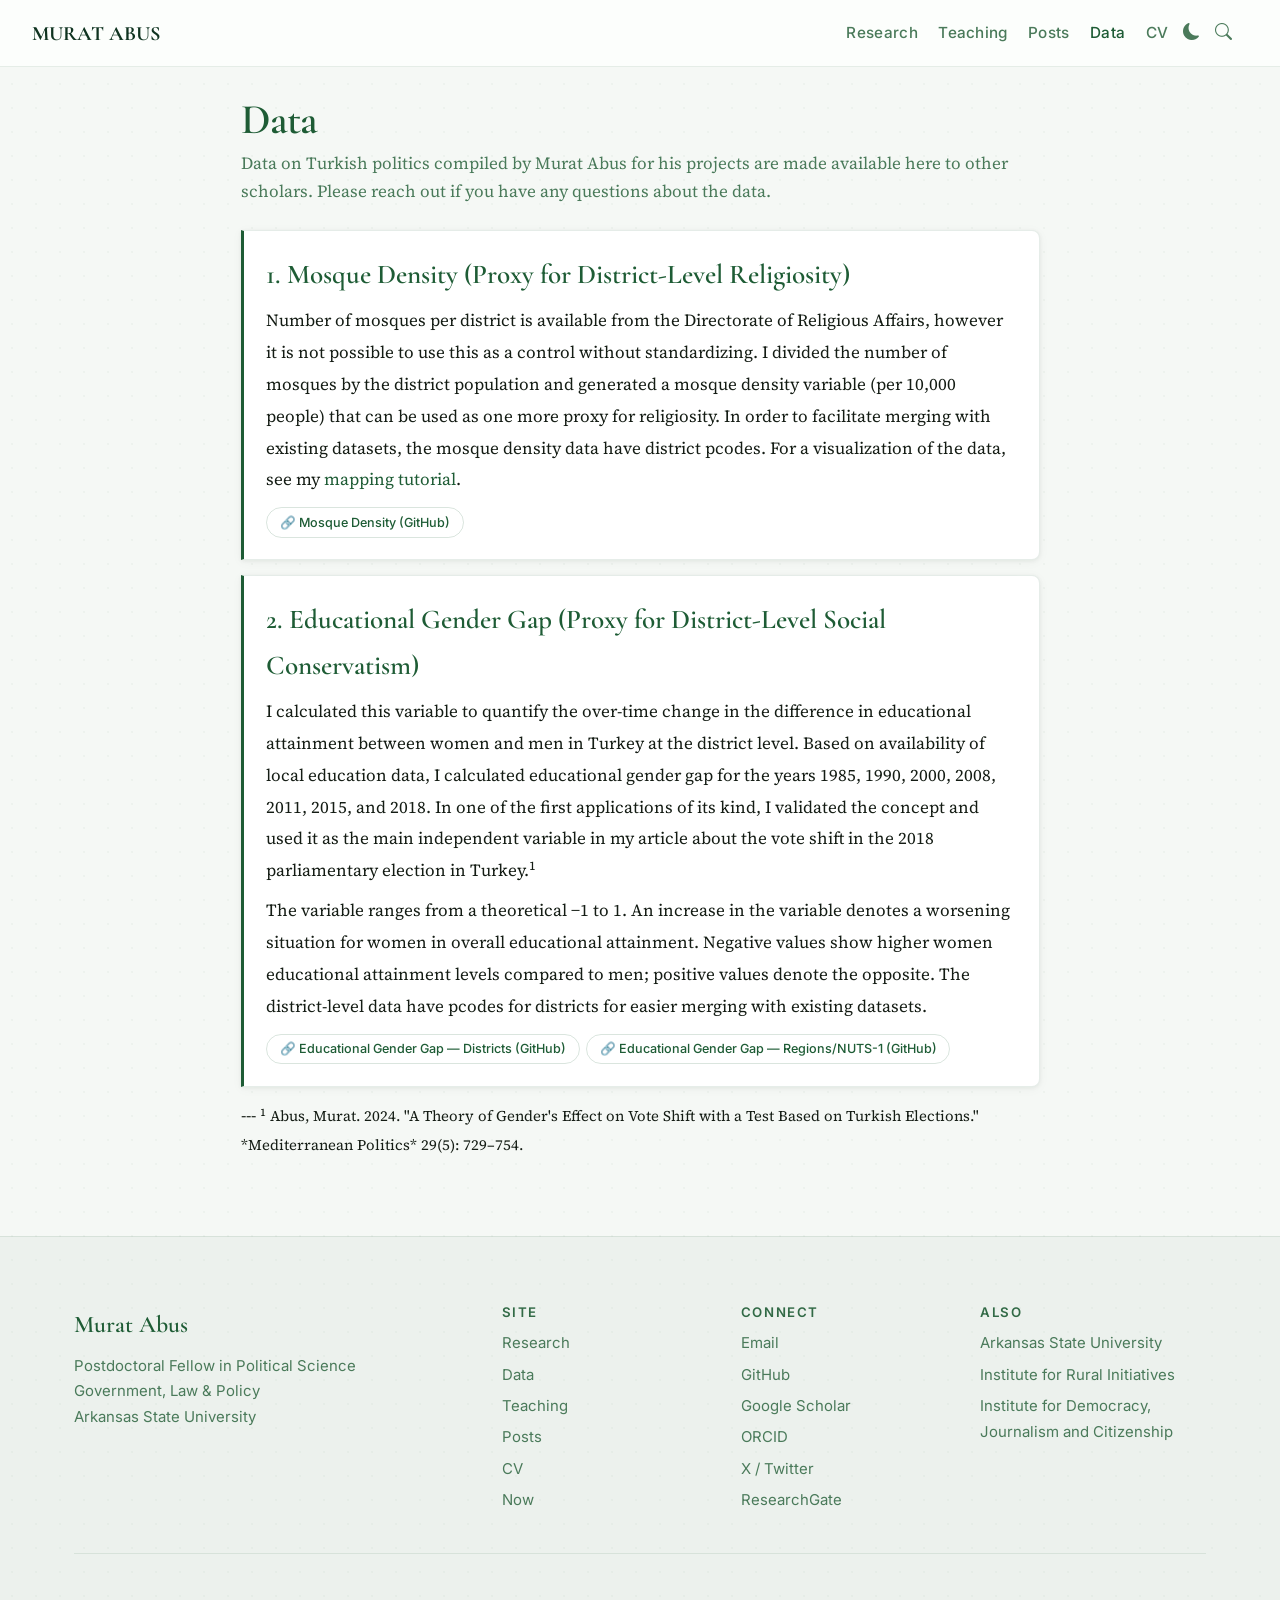
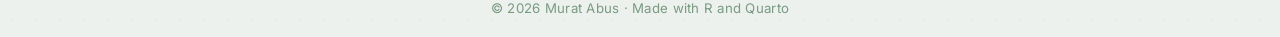
<file: docs/data.html>
<!DOCTYPE html>
<html xmlns="http://www.w3.org/1999/xhtml" lang="en" xml:lang="en"><head>

<meta charset="utf-8">
<meta name="generator" content="quarto-1.9.37">

<meta name="viewport" content="width=device-width, initial-scale=1.0, user-scalable=yes">


<title>Data – Murat Abus</title>
<style>
/* Default styles provided by pandoc.
** See https://pandoc.org/MANUAL.html#variables-for-html for config info.
*/
code{white-space: pre-wrap;}
span.smallcaps{font-variant: small-caps;}
div.columns{display: flex; gap: min(4vw, 1.5em);}
div.column{flex: auto; overflow-x: auto;}
div.hanging-indent{margin-left: 1.5em; text-indent: -1.5em;}
ul.task-list{list-style: none;}
ul.task-list li input[type="checkbox"] {
  width: 0.8em;
  margin: 0 0.8em 0.2em -1em; /* quarto-specific, see https://github.com/quarto-dev/quarto-cli/issues/4556 */ 
  vertical-align: middle;
}
</style>


<script src="site_libs/quarto-nav/quarto-nav.js"></script>
<script src="site_libs/clipboard/clipboard.min.js"></script>
<script src="site_libs/quarto-search/autocomplete.umd.js"></script>
<script src="site_libs/quarto-search/fuse.min.js"></script>
<script src="site_libs/quarto-search/quarto-search.js"></script>
<meta name="quarto:offset" content="./">
<link href="./favicon.ico" rel="icon">
<script src="site_libs/quarto-html/quarto.js" type="module"></script>
<script src="site_libs/quarto-html/tabsets/tabsets.js" type="module"></script>
<script src="site_libs/quarto-html/popper.min.js"></script>
<script src="site_libs/quarto-html/tippy.umd.min.js"></script>
<script src="site_libs/quarto-html/anchor.min.js"></script>
<link href="site_libs/quarto-html/tippy.css" rel="stylesheet">
<link href="site_libs/quarto-html/quarto-syntax-highlighting-7f8f88aac4f3542376d5c11b86a4c14d.css" rel="stylesheet" class="quarto-color-scheme" id="quarto-text-highlighting-styles">
<link href="site_libs/quarto-html/quarto-syntax-highlighting-dark-d0ae9245876894da5ac7e18953ecc5cc.css" rel="stylesheet" class="quarto-color-scheme quarto-color-alternate" id="quarto-text-highlighting-styles">
<link href="site_libs/quarto-html/quarto-syntax-highlighting-7f8f88aac4f3542376d5c11b86a4c14d.css" rel="stylesheet" class="quarto-color-scheme-extra" id="quarto-text-highlighting-styles">
<script src="site_libs/bootstrap/bootstrap.min.js"></script>
<link href="site_libs/bootstrap/bootstrap-icons.css" rel="stylesheet">
<link href="site_libs/bootstrap/bootstrap-416e27836db26bca6413101ed15d3d58.min.css" rel="stylesheet" append-hash="true" class="quarto-color-scheme" id="quarto-bootstrap" data-mode="light">
<link href="site_libs/bootstrap/bootstrap-dark-851051d9b36683405659597a38eb9fc2.min.css" rel="stylesheet" append-hash="true" class="quarto-color-scheme quarto-color-alternate" id="quarto-bootstrap" data-mode="dark">
<link href="site_libs/bootstrap/bootstrap-416e27836db26bca6413101ed15d3d58.min.css" rel="stylesheet" append-hash="true" class="quarto-color-scheme-extra" id="quarto-bootstrap" data-mode="light">
<script id="quarto-search-options" type="application/json">{
  "location": "navbar",
  "copy-button": false,
  "collapse-after": 3,
  "panel-placement": "end",
  "type": "overlay",
  "limit": 50,
  "keyboard-shortcut": [
    "f",
    "/",
    "s"
  ],
  "language": {
    "search-no-results-text": "No results",
    "search-matching-documents-text": "matching documents",
    "search-copy-link-title": "Copy link to search",
    "search-hide-matches-text": "Hide additional matches",
    "search-more-match-text": "more match in this document",
    "search-more-matches-text": "more matches in this document",
    "search-clear-button-title": "Clear",
    "search-text-placeholder": "",
    "search-detached-cancel-button-title": "Cancel",
    "search-submit-button-title": "Submit",
    "search-label": "Search"
  }
}</script>
<style>html{ scroll-behavior: smooth; }</style>


</head>

<body class="nav-fixed fullcontent quarto-light"><script id="quarto-html-before-body" type="application/javascript">
    const toggleBodyColorMode = (bsSheetEl) => {
      const mode = bsSheetEl.getAttribute("data-mode");
      const bodyEl = window.document.querySelector("body");
      if (mode === "dark") {
        bodyEl.classList.add("quarto-dark");
        bodyEl.classList.remove("quarto-light");
      } else {
        bodyEl.classList.add("quarto-light");
        bodyEl.classList.remove("quarto-dark");
      }
    }
    const toggleBodyColorPrimary = () => {
      const bsSheetEl = window.document.querySelector("link#quarto-bootstrap:not([rel=disabled-stylesheet])");
      if (bsSheetEl) {
        toggleBodyColorMode(bsSheetEl);
      }
    }
    const setColorSchemeToggle = (alternate) => {
      const toggles = window.document.querySelectorAll('.quarto-color-scheme-toggle');
      for (let i=0; i < toggles.length; i++) {
        const toggle = toggles[i];
        if (toggle) {
          if (alternate) {
            toggle.classList.add("alternate");
          } else {
            toggle.classList.remove("alternate");
          }
        }
      }
    };
    const toggleColorMode = (alternate) => {
      // Switch the stylesheets
      const primaryStylesheets = window.document.querySelectorAll('link.quarto-color-scheme:not(.quarto-color-alternate)');
      const alternateStylesheets = window.document.querySelectorAll('link.quarto-color-scheme.quarto-color-alternate');
      manageTransitions('#quarto-margin-sidebar .nav-link', false);
      if (alternate) {
        // note: dark is layered on light, we don't disable primary!
        enableStylesheet(alternateStylesheets);
        for (const sheetNode of alternateStylesheets) {
          if (sheetNode.id === "quarto-bootstrap") {
            toggleBodyColorMode(sheetNode);
          }
        }
      } else {
        disableStylesheet(alternateStylesheets);
        enableStylesheet(primaryStylesheets)
        toggleBodyColorPrimary();
      }
      manageTransitions('#quarto-margin-sidebar .nav-link', true);
      // Switch the toggles
      setColorSchemeToggle(alternate)
      // Hack to workaround the fact that safari doesn't
      // properly recolor the scrollbar when toggling (#1455)
      if (navigator.userAgent.indexOf('Safari') > 0 && navigator.userAgent.indexOf('Chrome') == -1) {
        manageTransitions("body", false);
        window.scrollTo(0, 1);
        setTimeout(() => {
          window.scrollTo(0, 0);
          manageTransitions("body", true);
        }, 40);
      }
    }
    const disableStylesheet = (stylesheets) => {
      for (let i=0; i < stylesheets.length; i++) {
        const stylesheet = stylesheets[i];
        stylesheet.rel = 'disabled-stylesheet';
      }
    }
    const enableStylesheet = (stylesheets) => {
      for (let i=0; i < stylesheets.length; i++) {
        const stylesheet = stylesheets[i];
        if(stylesheet.rel !== 'stylesheet') { // for Chrome, which will still FOUC without this check
          stylesheet.rel = 'stylesheet';
        }
      }
    }
    const manageTransitions = (selector, allowTransitions) => {
      const els = window.document.querySelectorAll(selector);
      for (let i=0; i < els.length; i++) {
        const el = els[i];
        if (allowTransitions) {
          el.classList.remove('notransition');
        } else {
          el.classList.add('notransition');
        }
      }
    }
    const isFileUrl = () => {
      return window.location.protocol === 'file:';
    }
    const hasAlternateSentinel = () => {
      let styleSentinel = getColorSchemeSentinel();
      if (styleSentinel !== null) {
        return styleSentinel === "alternate";
      } else {
        return false;
      }
    }
    const setStyleSentinel = (alternate) => {
      const value = alternate ? "alternate" : "default";
      if (!isFileUrl()) {
        window.localStorage.setItem("quarto-color-scheme", value);
      } else {
        localAlternateSentinel = value;
      }
    }
    const getColorSchemeSentinel = () => {
      if (!isFileUrl()) {
        const storageValue = window.localStorage.getItem("quarto-color-scheme");
        return storageValue != null ? storageValue : localAlternateSentinel;
      } else {
        return localAlternateSentinel;
      }
    }
    const toggleGiscusIfUsed = (isAlternate, darkModeDefault) => {
      const baseTheme = document.querySelector('#giscus-base-theme')?.value ?? 'light';
      const alternateTheme = document.querySelector('#giscus-alt-theme')?.value ?? 'dark';
      let newTheme = '';
      if(authorPrefersDark) {
        newTheme = isAlternate ? baseTheme : alternateTheme;
      } else {
        newTheme = isAlternate ? alternateTheme : baseTheme;
      }
      const changeGiscusTheme = () => {
        // From: https://github.com/giscus/giscus/issues/336
        const sendMessage = (message) => {
          const iframe = document.querySelector('iframe.giscus-frame');
          if (!iframe) return;
          iframe.contentWindow.postMessage({ giscus: message }, 'https://giscus.app');
        }
        sendMessage({
          setConfig: {
            theme: newTheme
          }
        });
      }
      const isGiscussLoaded = window.document.querySelector('iframe.giscus-frame') !== null;
      if (isGiscussLoaded) {
        changeGiscusTheme();
      }
    };
    const authorPrefersDark = false;
    const darkModeDefault = authorPrefersDark;
      document.querySelector('link#quarto-text-highlighting-styles.quarto-color-scheme-extra').rel = 'disabled-stylesheet';
      document.querySelector('link#quarto-bootstrap.quarto-color-scheme-extra').rel = 'disabled-stylesheet';
    let localAlternateSentinel = darkModeDefault ? 'alternate' : 'default';
    // Dark / light mode switch
    window.quartoToggleColorScheme = () => {
      // Read the current dark / light value
      let toAlternate = !hasAlternateSentinel();
      toggleColorMode(toAlternate);
      setStyleSentinel(toAlternate);
      toggleGiscusIfUsed(toAlternate, darkModeDefault);
      window.dispatchEvent(new Event('resize'));
    };
    // Switch to dark mode if need be
    if (hasAlternateSentinel()) {
      toggleColorMode(true);
    } else {
      toggleColorMode(false);
    }
  </script>

<div id="quarto-search-results"></div>
  <header id="quarto-header" class="headroom fixed-top">
    <nav class="navbar navbar-expand-lg " data-bs-theme="dark">
      <div class="navbar-container container-fluid">
      <div class="navbar-brand-container mx-auto">
    <a class="navbar-brand" href="./index.html">
    <span class="navbar-title">Murat Abus</span>
    </a>
  </div>
            <div id="quarto-search" class="" title="Search"></div>
          <button class="navbar-toggler" type="button" data-bs-toggle="collapse" data-bs-target="#navbarCollapse" aria-controls="navbarCollapse" role="menu" aria-expanded="false" aria-label="Toggle navigation" onclick="if (window.quartoToggleHeadroom) { window.quartoToggleHeadroom(); }">
  <span class="navbar-toggler-icon"></span>
</button>
          <div class="collapse navbar-collapse" id="navbarCollapse">
            <ul class="navbar-nav navbar-nav-scroll ms-auto">
  <li class="nav-item">
    <a class="nav-link" href="./research.html"> 
<span class="menu-text">Research</span></a>
  </li>  
  <li class="nav-item">
    <a class="nav-link" href="./teaching.html"> 
<span class="menu-text">Teaching</span></a>
  </li>  
  <li class="nav-item">
    <a class="nav-link" href="./posts/index.html"> 
<span class="menu-text">Posts</span></a>
  </li>  
  <li class="nav-item">
    <a class="nav-link active" href="./data.html" aria-current="page"> 
<span class="menu-text">Data</span></a>
  </li>  
  <li class="nav-item">
    <a class="nav-link" href="./uploads/cv-abus.pdf"> 
<span class="menu-text">CV</span></a>
  </li>  
</ul>
          </div> <!-- /navcollapse -->
            <div class="quarto-navbar-tools">
  <a href="" class="quarto-color-scheme-toggle quarto-navigation-tool  px-1" onclick="window.quartoToggleColorScheme(); return false;" title="Toggle dark mode"><i class="bi"></i></a>
</div>
      </div> <!-- /container-fluid -->
    </nav>
</header>
<!-- content -->
<div id="quarto-content" class="quarto-container page-columns page-rows-contents page-layout-article page-navbar">
<!-- sidebar -->
<!-- margin-sidebar -->
    
<!-- main -->
<main class="content" id="quarto-document-content">


<header id="title-block-header" class="quarto-title-block default">
<div class="quarto-title">
<h1 class="title">Data</h1>
<p class="subtitle lead">Data on Turkish politics compiled by Murat Abus for his projects are made available here to other scholars. Please reach out if you have any questions about the data.</p>
</div>



<div class="quarto-title-meta">

    
  
    
  </div>
  


</header>


<div class="page-content">

<div class="data-item">
  <div class="data-title">1. Mosque Density (Proxy for District-Level Religiosity)</div>
  <p>
    Number of mosques per district is available from the Directorate of Religious Affairs, however it is not possible to use this as a control without standardizing. I divided the number of mosques by the district population and generated a mosque density variable (per 10,000 people) that can be used as one more proxy for religiosity. In order to facilitate merging with existing datasets, the mosque density data have district pcodes. For a visualization of the data, see my <a href="./posts/2022-06-24-practical-introduction-to-mapping-with-stata/index.html">mapping tutorial</a>.
  </p>
  <div class="data-links">
    <a href="https://github.com/murabus/mosque_density" target="_blank">🔗 Mosque Density (GitHub)</a>
  </div>
</div>

<div class="data-item">
  <div class="data-title">2. Educational Gender Gap (Proxy for District-Level Social Conservatism)</div>
  <p>
    I calculated this variable to quantify the over-time change in the difference in educational attainment between women and men in Turkey at the district level. Based on availability of local education data, I calculated educational gender gap for the years 1985, 1990, 2000, 2008, 2011, 2015, and 2018. In one of the first applications of its kind, I validated the concept and used it as the main independent variable in my article about the vote shift in the 2018 parliamentary election in Turkey.<sup>1</sup>
  </p>
  <p>
    The variable ranges from a theoretical −1 to 1. An increase in the variable denotes a worsening situation for women in overall educational attainment. Negative values show higher women educational attainment levels compared to men; positive values denote the opposite. The district-level data have pcodes for districts for easier merging with existing datasets.
  </p>
  <div class="data-links">
    <a href="https://github.com/murabus/Educational_Gender_Gap" target="_blank">🔗 Educational Gender Gap — Districts (GitHub)</a>
    <a href="https://github.com/murabus/Educational_Gender_Gap" target="_blank">🔗 Educational Gender Gap — Regions/NUTS-1 (GitHub)</a>
  </div>
</div>

---

<small><sup>1</sup> Abus, Murat. 2024. "A Theory of Gender's Effect on Vote Shift with a Test Based on Turkish Elections." *Mediterranean Politics* 29(5): 729–754.</small>

</div>



</main> <!-- /main -->
<script>
(function() {
  // Quarto renders <i class="bi"></i> for the toggle with no icon class.
  // We add bi-moon-fill (light mode) or bi-sun-fill (dark mode).
  function setToggleIcon() {
    var icon = document.querySelector('.quarto-color-scheme-toggle i.bi');
    if (!icon) return;
    var isDark = document.documentElement.classList.contains('quarto-dark') ||
                 document.body.classList.contains('quarto-dark') ||
                 document.documentElement.getAttribute('data-bs-theme') === 'dark';
    icon.className = isDark ? 'bi bi-sun-fill' : 'bi bi-moon-fill';
  }

  // Run on load
  document.addEventListener('DOMContentLoaded', setToggleIcon);

  // Run after toggle click
  document.addEventListener('click', function(e) {
    if (e.target.closest('.quarto-color-scheme-toggle')) {
      setTimeout(setToggleIcon, 50);
    }
  });
})();
</script>
<script>
(function() {
  function fixNavbarFont() {
    var navbars = document.querySelectorAll('.navbar');
    for (var i = 0; i < navbars.length; i++) {
      navbars[i].style.setProperty('font-size', '1.125rem', 'important');
    }
  }
  fixNavbarFont();
  window.addEventListener('load', fixNavbarFont);
  document.addEventListener('click', function(e) {
    if (e.target.closest('.quarto-color-scheme-toggle')) {
      setTimeout(fixNavbarFont, 100);
    }
  });
})();
</script>
<script id="quarto-html-after-body" type="application/javascript">
  window.document.addEventListener("DOMContentLoaded", function (event) {
    // Ensure there is a toggle, if there isn't float one in the top right
    if (window.document.querySelector('.quarto-color-scheme-toggle') === null) {
      const a = window.document.createElement('a');
      a.classList.add('top-right');
      a.classList.add('quarto-color-scheme-toggle');
      a.href = "";
      a.onclick = function() { try { window.quartoToggleColorScheme(); } catch {} return false; };
      const i = window.document.createElement("i");
      i.classList.add('bi');
      a.appendChild(i);
      window.document.body.appendChild(a);
    }
    setColorSchemeToggle(hasAlternateSentinel())
    const icon = "";
    const anchorJS = new window.AnchorJS();
    anchorJS.options = {
      placement: 'right',
      icon: icon
    };
    anchorJS.add('.anchored');
    const isCodeAnnotation = (el) => {
      for (const clz of el.classList) {
        if (clz.startsWith('code-annotation-')) {                     
          return true;
        }
      }
      return false;
    }
    const onCopySuccess = function(e) {
      // button target
      const button = e.trigger;
      // don't keep focus
      button.blur();
      // flash "checked"
      button.classList.add('code-copy-button-checked');
      var currentTitle = button.getAttribute("title");
      button.setAttribute("title", "Copied!");
      let tooltip;
      if (window.bootstrap) {
        button.setAttribute("data-bs-toggle", "tooltip");
        button.setAttribute("data-bs-placement", "left");
        button.setAttribute("data-bs-title", "Copied!");
        tooltip = new bootstrap.Tooltip(button, 
          { trigger: "manual", 
            customClass: "code-copy-button-tooltip",
            offset: [0, -8]});
        tooltip.show();    
      }
      setTimeout(function() {
        if (tooltip) {
          tooltip.hide();
          button.removeAttribute("data-bs-title");
          button.removeAttribute("data-bs-toggle");
          button.removeAttribute("data-bs-placement");
        }
        button.setAttribute("title", currentTitle);
        button.classList.remove('code-copy-button-checked');
      }, 1000);
      // clear code selection
      e.clearSelection();
    }
    const getTextToCopy = function(trigger) {
      const outerScaffold = trigger.parentElement.cloneNode(true);
      const codeEl = outerScaffold.querySelector('code');
      for (const childEl of codeEl.children) {
        if (isCodeAnnotation(childEl)) {
          childEl.remove();
        }
      }
      return codeEl.innerText;
    }
    const clipboard = new window.ClipboardJS('.code-copy-button:not([data-in-quarto-modal])', {
      text: getTextToCopy
    });
    clipboard.on('success', onCopySuccess);
    if (window.document.getElementById('quarto-embedded-source-code-modal')) {
      const clipboardModal = new window.ClipboardJS('.code-copy-button[data-in-quarto-modal]', {
        text: getTextToCopy,
        container: window.document.getElementById('quarto-embedded-source-code-modal')
      });
      clipboardModal.on('success', onCopySuccess);
    }
      var localhostRegex = new RegExp(/^(?:http|https):\/\/localhost\:?[0-9]*\//);
      var mailtoRegex = new RegExp(/^mailto:/);
        var filterRegex = new RegExp("https:\/\/muratabus\.com");
      var isInternal = (href) => {
          return filterRegex.test(href) || localhostRegex.test(href) || mailtoRegex.test(href);
      }
      // Inspect non-navigation links and adorn them if external
     var links = window.document.querySelectorAll('a[href]:not(.nav-link):not(.navbar-brand):not(.toc-action):not(.sidebar-link):not(.sidebar-item-toggle):not(.pagination-link):not(.no-external):not([aria-hidden]):not(.dropdown-item):not(.quarto-navigation-tool):not(.about-link)');
      for (var i=0; i<links.length; i++) {
        const link = links[i];
        if (!isInternal(link.href)) {
          // undo the damage that might have been done by quarto-nav.js in the case of
          // links that we want to consider external
          if (link.dataset.originalHref !== undefined) {
            link.href = link.dataset.originalHref;
          }
        }
      }
    function tippyHover(el, contentFn, onTriggerFn, onUntriggerFn) {
      const config = {
        allowHTML: true,
        maxWidth: 500,
        delay: 100,
        arrow: false,
        appendTo: function(el) {
            return el.parentElement;
        },
        interactive: true,
        interactiveBorder: 10,
        theme: 'quarto',
        placement: 'bottom-start',
      };
      if (contentFn) {
        config.content = contentFn;
      }
      if (onTriggerFn) {
        config.onTrigger = onTriggerFn;
      }
      if (onUntriggerFn) {
        config.onUntrigger = onUntriggerFn;
      }
      window.tippy(el, config); 
    }
    const noterefs = window.document.querySelectorAll('a[role="doc-noteref"]');
    for (var i=0; i<noterefs.length; i++) {
      const ref = noterefs[i];
      tippyHover(ref, function() {
        // use id or data attribute instead here
        let href = ref.getAttribute('data-footnote-href') || ref.getAttribute('href');
        try { href = new URL(href).hash; } catch {}
        const id = href.replace(/^#\/?/, "");
        const note = window.document.getElementById(id);
        if (note) {
          return note.innerHTML;
        } else {
          return "";
        }
      });
    }
    const xrefs = window.document.querySelectorAll('a.quarto-xref');
    const processXRef = (id, note) => {
      // Strip column container classes
      const stripColumnClz = (el) => {
        el.classList.remove("page-full", "page-columns");
        if (el.children) {
          for (const child of el.children) {
            stripColumnClz(child);
          }
        }
      }
      stripColumnClz(note)
      if (id === null || id.startsWith('sec-')) {
        // Special case sections, only their first couple elements
        const container = document.createElement("div");
        if (note.children && note.children.length > 2) {
          container.appendChild(note.children[0].cloneNode(true));
          for (let i = 1; i < note.children.length; i++) {
            const child = note.children[i];
            if (child.tagName === "P" && child.innerText === "") {
              continue;
            } else {
              container.appendChild(child.cloneNode(true));
              break;
            }
          }
          if (window.Quarto?.typesetMath) {
            window.Quarto.typesetMath(container);
          }
          return container.innerHTML
        } else {
          if (window.Quarto?.typesetMath) {
            window.Quarto.typesetMath(note);
          }
          return note.innerHTML;
        }
      } else {
        // Remove any anchor links if they are present
        const anchorLink = note.querySelector('a.anchorjs-link');
        if (anchorLink) {
          anchorLink.remove();
        }
        if (window.Quarto?.typesetMath) {
          window.Quarto.typesetMath(note);
        }
        if (note.classList.contains("callout")) {
          return note.outerHTML;
        } else {
          return note.innerHTML;
        }
      }
    }
    for (var i=0; i<xrefs.length; i++) {
      const xref = xrefs[i];
      tippyHover(xref, undefined, function(instance) {
        instance.disable();
        let url = xref.getAttribute('href');
        let hash = undefined; 
        if (url.startsWith('#')) {
          hash = url;
        } else {
          try { hash = new URL(url).hash; } catch {}
        }
        if (hash) {
          const id = hash.replace(/^#\/?/, "");
          const note = window.document.getElementById(id);
          if (note !== null) {
            try {
              const html = processXRef(id, note.cloneNode(true));
              instance.setContent(html);
            } finally {
              instance.enable();
              instance.show();
            }
          } else {
            // See if we can fetch this
            fetch(url.split('#')[0])
            .then(res => res.text())
            .then(html => {
              const parser = new DOMParser();
              const htmlDoc = parser.parseFromString(html, "text/html");
              const note = htmlDoc.getElementById(id);
              if (note !== null) {
                const html = processXRef(id, note);
                instance.setContent(html);
              } 
            }).finally(() => {
              instance.enable();
              instance.show();
            });
          }
        } else {
          // See if we can fetch a full url (with no hash to target)
          // This is a special case and we should probably do some content thinning / targeting
          fetch(url)
          .then(res => res.text())
          .then(html => {
            const parser = new DOMParser();
            const htmlDoc = parser.parseFromString(html, "text/html");
            const note = htmlDoc.querySelector('main.content');
            if (note !== null) {
              // This should only happen for chapter cross references
              // (since there is no id in the URL)
              // remove the first header
              if (note.children.length > 0 && note.children[0].tagName === "HEADER") {
                note.children[0].remove();
              }
              const html = processXRef(null, note);
              instance.setContent(html);
            } 
          }).finally(() => {
            instance.enable();
            instance.show();
          });
        }
      }, function(instance) {
      });
    }
        let selectedAnnoteEl;
        const selectorForAnnotation = ( cell, annotation) => {
          let cellAttr = 'data-code-cell="' + cell + '"';
          let lineAttr = 'data-code-annotation="' +  annotation + '"';
          const selector = 'span[' + cellAttr + '][' + lineAttr + ']';
          return selector;
        }
        const selectCodeLines = (annoteEl) => {
          const doc = window.document;
          const targetCell = annoteEl.getAttribute("data-target-cell");
          const targetAnnotation = annoteEl.getAttribute("data-target-annotation");
          const annoteSpan = window.document.querySelector(selectorForAnnotation(targetCell, targetAnnotation));
          const lines = annoteSpan.getAttribute("data-code-lines").split(",");
          const lineIds = lines.map((line) => {
            return targetCell + "-" + line;
          })
          let top = null;
          let height = null;
          let parent = null;
          if (lineIds.length > 0) {
              //compute the position of the single el (top and bottom and make a div)
              const el = window.document.getElementById(lineIds[0]);
              top = el.offsetTop;
              height = el.offsetHeight;
              parent = el.parentElement.parentElement;
            if (lineIds.length > 1) {
              const lastEl = window.document.getElementById(lineIds[lineIds.length - 1]);
              const bottom = lastEl.offsetTop + lastEl.offsetHeight;
              height = bottom - top;
            }
            if (top !== null && height !== null && parent !== null) {
              // cook up a div (if necessary) and position it 
              let div = window.document.getElementById("code-annotation-line-highlight");
              if (div === null) {
                div = window.document.createElement("div");
                div.setAttribute("id", "code-annotation-line-highlight");
                div.style.position = 'absolute';
                parent.appendChild(div);
              }
              div.style.top = top - 2 + "px";
              div.style.height = height + 4 + "px";
              div.style.left = 0;
              let gutterDiv = window.document.getElementById("code-annotation-line-highlight-gutter");
              if (gutterDiv === null) {
                gutterDiv = window.document.createElement("div");
                gutterDiv.setAttribute("id", "code-annotation-line-highlight-gutter");
                gutterDiv.style.position = 'absolute';
                const codeCell = window.document.getElementById(targetCell);
                const gutter = codeCell.querySelector('.code-annotation-gutter');
                gutter.appendChild(gutterDiv);
              }
              gutterDiv.style.top = top - 2 + "px";
              gutterDiv.style.height = height + 4 + "px";
            }
            selectedAnnoteEl = annoteEl;
          }
        };
        const unselectCodeLines = () => {
          const elementsIds = ["code-annotation-line-highlight", "code-annotation-line-highlight-gutter"];
          elementsIds.forEach((elId) => {
            const div = window.document.getElementById(elId);
            if (div) {
              div.remove();
            }
          });
          selectedAnnoteEl = undefined;
        };
          // Handle positioning of the toggle
      window.addEventListener(
        "resize",
        throttle(() => {
          elRect = undefined;
          if (selectedAnnoteEl) {
            selectCodeLines(selectedAnnoteEl);
          }
        }, 10)
      );
      function throttle(fn, ms) {
      let throttle = false;
      let timer;
        return (...args) => {
          if(!throttle) { // first call gets through
              fn.apply(this, args);
              throttle = true;
          } else { // all the others get throttled
              if(timer) clearTimeout(timer); // cancel #2
              timer = setTimeout(() => {
                fn.apply(this, args);
                timer = throttle = false;
              }, ms);
          }
        };
      }
        // Attach click handler to the DT
        const annoteDls = window.document.querySelectorAll('dt[data-target-cell]');
        for (const annoteDlNode of annoteDls) {
          annoteDlNode.addEventListener('click', (event) => {
            const clickedEl = event.target;
            if (clickedEl !== selectedAnnoteEl) {
              unselectCodeLines();
              const activeEl = window.document.querySelector('dt[data-target-cell].code-annotation-active');
              if (activeEl) {
                activeEl.classList.remove('code-annotation-active');
              }
              selectCodeLines(clickedEl);
              clickedEl.classList.add('code-annotation-active');
            } else {
              // Unselect the line
              unselectCodeLines();
              clickedEl.classList.remove('code-annotation-active');
            }
          });
        }
    const findCites = (el) => {
      const parentEl = el.parentElement;
      if (parentEl) {
        const cites = parentEl.dataset.cites;
        if (cites) {
          return {
            el,
            cites: cites.split(' ')
          };
        } else {
          return findCites(el.parentElement)
        }
      } else {
        return undefined;
      }
    };
    var bibliorefs = window.document.querySelectorAll('a[role="doc-biblioref"]');
    for (var i=0; i<bibliorefs.length; i++) {
      const ref = bibliorefs[i];
      const citeInfo = findCites(ref);
      if (citeInfo) {
        tippyHover(citeInfo.el, function() {
          var popup = window.document.createElement('div');
          citeInfo.cites.forEach(function(cite) {
            var citeDiv = window.document.createElement('div');
            citeDiv.classList.add('hanging-indent');
            citeDiv.classList.add('csl-entry');
            var biblioDiv = window.document.getElementById('ref-' + cite);
            if (biblioDiv) {
              citeDiv.innerHTML = biblioDiv.innerHTML;
            }
            popup.appendChild(citeDiv);
          });
          return popup.innerHTML;
        });
      }
    }
  });
  </script>
</div> <!-- /content -->
<footer class="footer">
  <div class="nav-footer">
    <div class="nav-footer-left">
<div class="site-footer">
<div class="footer-grid">
<div class="footer-col footer-col-about">
<p><strong>Murat Abus</strong> <br>Postdoctoral Fellow in Political Science <br>Government, Law &amp; Policy <br>Arkansas State University</p>
</div>
<section id="site" class="level4 footer-col">
<h4 data-anchor-id="site">Site</h4>
<ul>
<li><a href="research.html">Research</a></li>
<li><a href="data.html">Data</a></li>
<li><a href="teaching.html">Teaching</a></li>
<li><a href="posts/index.html">Posts</a></li>
<li><a href="uploads/cv-abus.pdf">CV</a></li>
<li><a href="now.html">Now</a></li>
</ul>
</section>
<section id="connect" class="level4 footer-col">
<h4 data-anchor-id="connect">Connect</h4>
<ul>
<li><a href="mailto:muabus@syr.edu">Email</a></li>
<li><a href="https://github.com/murabus">GitHub</a></li>
<li><a href="https://scholar.google.com/citations?user=U80XvUEAAAAJ&amp;hl=en&amp;oi=ao">Google Scholar</a></li>
<li><a href="https://orcid.org/0000-0002-0153-5010">ORCID</a></li>
<li><a href="https://twitter.com/muratabus">X / Twitter</a></li>
<li><a href="https://www.researchgate.net/profile/Murat-Abus">ResearchGate</a></li>
</ul>
</section>
<section id="also" class="level4 footer-col">
<h4 data-anchor-id="also">Also</h4>
<ul>
<li><a href="https://www.astate.edu">Arkansas State University</a></li>
<li><a href="https://www.astate.edu/research/institute-for-rural-initiatives.html">Institute for Rural Initiatives</a></li>
<li><a href="https://idjc.syracuse.edu/">Institute for Democracy, Journalism and Citizenship</a></li>
</ul>
</section>
</div>
</div>
<div class="footer-bottom">
<p><span>© 2026 Murat Abus · Made with <a href="https://www.r-project.org">R</a> and <a href="https://quarto.org">Quarto</a></span></p>
</div>
</div>   
    <div class="nav-footer-center">
      &nbsp;
    </div>
    <div class="nav-footer-right">
      &nbsp;
    </div>
  </div>
</footer>




<script src="site_libs/quarto-html/zenscroll-min.js"></script>
</body></html>
</file>
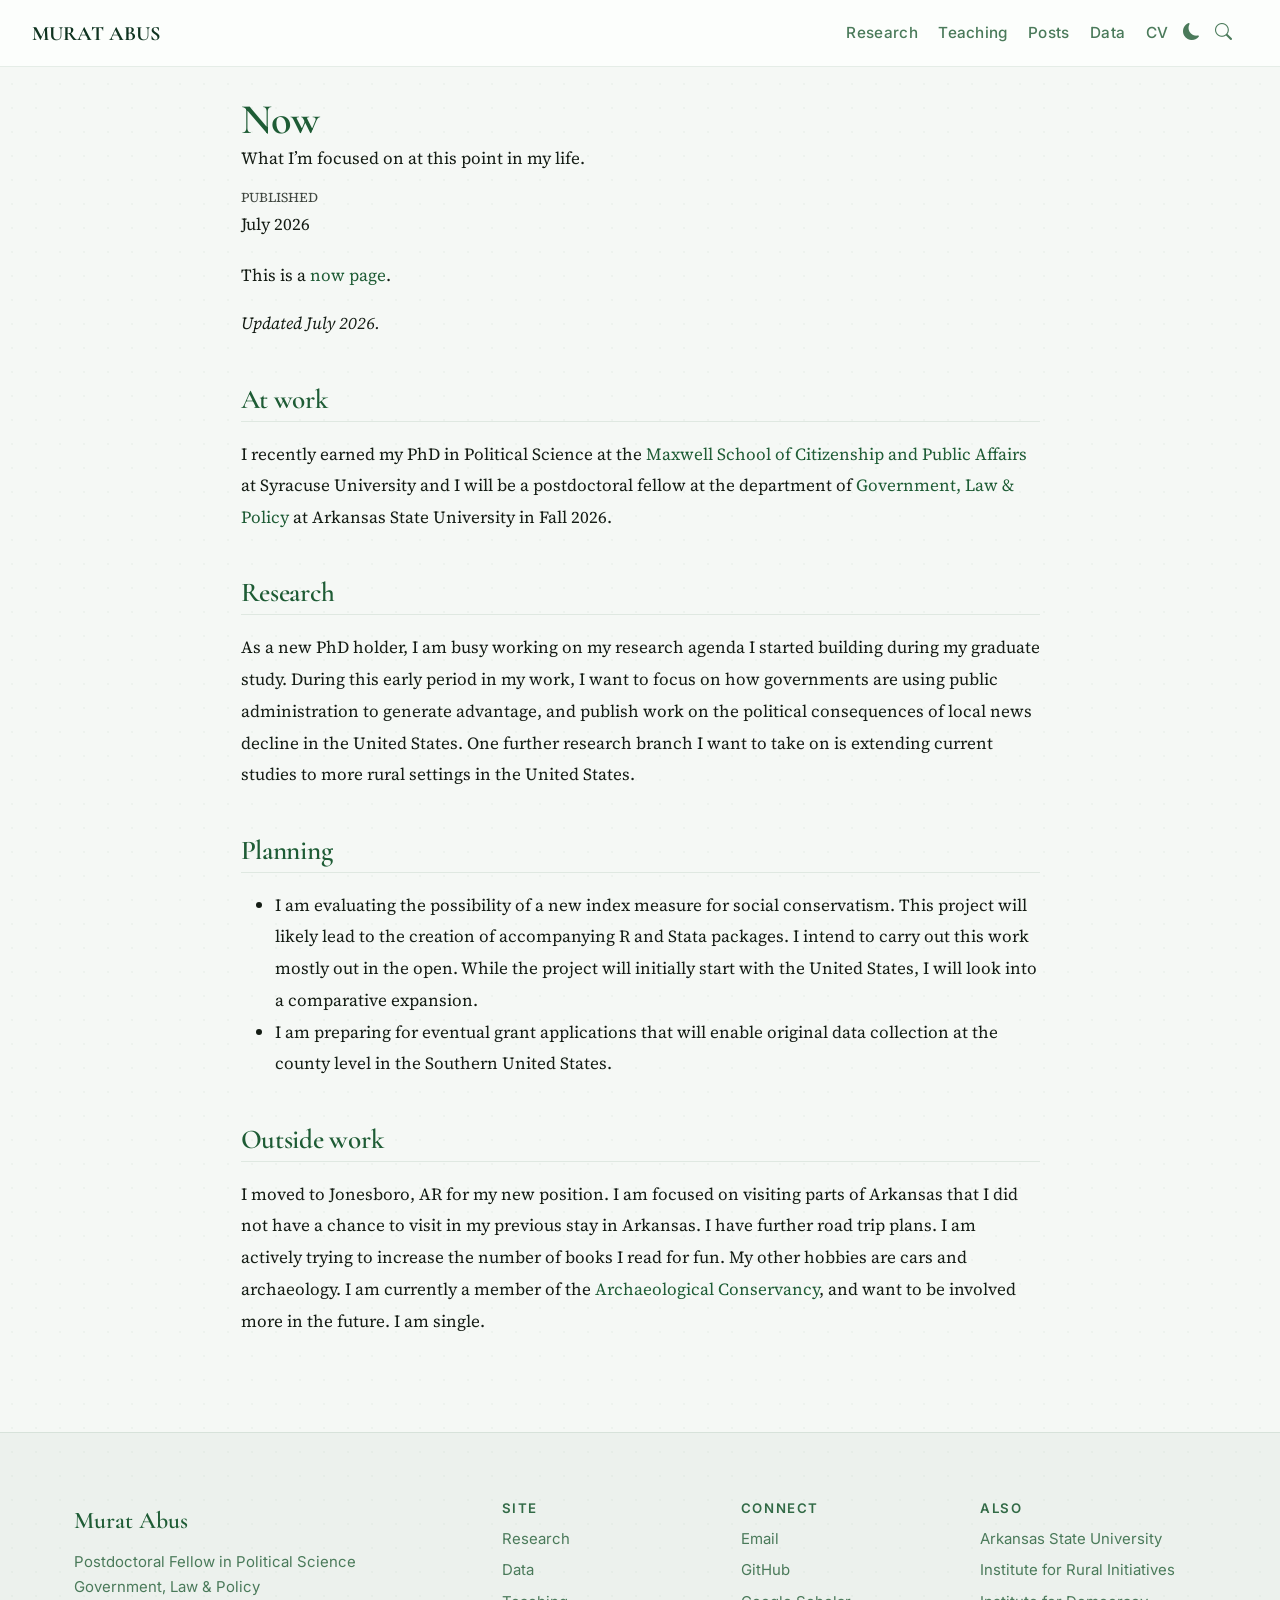
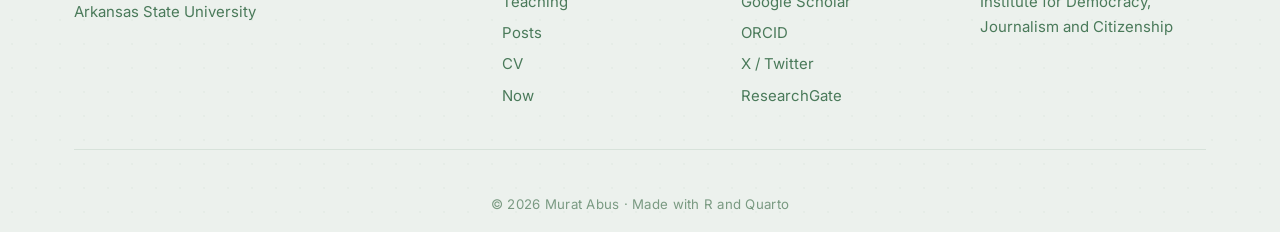
<file: docs/now.html>
<!DOCTYPE html>
<html xmlns="http://www.w3.org/1999/xhtml" lang="en" xml:lang="en"><head>

<meta charset="utf-8">
<meta name="generator" content="quarto-1.9.37">

<meta name="viewport" content="width=device-width, initial-scale=1.0, user-scalable=yes">

<meta name="description" content="What I’m focused on at this point in my life.">

<title>Now – Murat Abus</title>
<style>
/* Default styles provided by pandoc.
** See https://pandoc.org/MANUAL.html#variables-for-html for config info.
*/
code{white-space: pre-wrap;}
span.smallcaps{font-variant: small-caps;}
div.columns{display: flex; gap: min(4vw, 1.5em);}
div.column{flex: auto; overflow-x: auto;}
div.hanging-indent{margin-left: 1.5em; text-indent: -1.5em;}
ul.task-list{list-style: none;}
ul.task-list li input[type="checkbox"] {
  width: 0.8em;
  margin: 0 0.8em 0.2em -1em; /* quarto-specific, see https://github.com/quarto-dev/quarto-cli/issues/4556 */ 
  vertical-align: middle;
}
</style>


<script src="site_libs/quarto-nav/quarto-nav.js"></script>
<script src="site_libs/clipboard/clipboard.min.js"></script>
<script src="site_libs/quarto-search/autocomplete.umd.js"></script>
<script src="site_libs/quarto-search/fuse.min.js"></script>
<script src="site_libs/quarto-search/quarto-search.js"></script>
<meta name="quarto:offset" content="./">
<link href="./favicon.ico" rel="icon">
<script src="site_libs/quarto-html/quarto.js" type="module"></script>
<script src="site_libs/quarto-html/tabsets/tabsets.js" type="module"></script>
<script src="site_libs/quarto-html/popper.min.js"></script>
<script src="site_libs/quarto-html/tippy.umd.min.js"></script>
<script src="site_libs/quarto-html/anchor.min.js"></script>
<link href="site_libs/quarto-html/tippy.css" rel="stylesheet">
<link href="site_libs/quarto-html/quarto-syntax-highlighting-7f8f88aac4f3542376d5c11b86a4c14d.css" rel="stylesheet" class="quarto-color-scheme" id="quarto-text-highlighting-styles">
<link href="site_libs/quarto-html/quarto-syntax-highlighting-dark-d0ae9245876894da5ac7e18953ecc5cc.css" rel="stylesheet" class="quarto-color-scheme quarto-color-alternate" id="quarto-text-highlighting-styles">
<link href="site_libs/quarto-html/quarto-syntax-highlighting-7f8f88aac4f3542376d5c11b86a4c14d.css" rel="stylesheet" class="quarto-color-scheme-extra" id="quarto-text-highlighting-styles">
<script src="site_libs/bootstrap/bootstrap.min.js"></script>
<link href="site_libs/bootstrap/bootstrap-icons.css" rel="stylesheet">
<link href="site_libs/bootstrap/bootstrap-416e27836db26bca6413101ed15d3d58.min.css" rel="stylesheet" append-hash="true" class="quarto-color-scheme" id="quarto-bootstrap" data-mode="light">
<link href="site_libs/bootstrap/bootstrap-dark-851051d9b36683405659597a38eb9fc2.min.css" rel="stylesheet" append-hash="true" class="quarto-color-scheme quarto-color-alternate" id="quarto-bootstrap" data-mode="dark">
<link href="site_libs/bootstrap/bootstrap-416e27836db26bca6413101ed15d3d58.min.css" rel="stylesheet" append-hash="true" class="quarto-color-scheme-extra" id="quarto-bootstrap" data-mode="light">
<script id="quarto-search-options" type="application/json">{
  "location": "navbar",
  "copy-button": false,
  "collapse-after": 3,
  "panel-placement": "end",
  "type": "overlay",
  "limit": 50,
  "keyboard-shortcut": [
    "f",
    "/",
    "s"
  ],
  "language": {
    "search-no-results-text": "No results",
    "search-matching-documents-text": "matching documents",
    "search-copy-link-title": "Copy link to search",
    "search-hide-matches-text": "Hide additional matches",
    "search-more-match-text": "more match in this document",
    "search-more-matches-text": "more matches in this document",
    "search-clear-button-title": "Clear",
    "search-text-placeholder": "",
    "search-detached-cancel-button-title": "Cancel",
    "search-submit-button-title": "Submit",
    "search-label": "Search"
  }
}</script>
<style>html{ scroll-behavior: smooth; }</style>


</head>

<body class="nav-fixed fullcontent quarto-light"><script id="quarto-html-before-body" type="application/javascript">
    const toggleBodyColorMode = (bsSheetEl) => {
      const mode = bsSheetEl.getAttribute("data-mode");
      const bodyEl = window.document.querySelector("body");
      if (mode === "dark") {
        bodyEl.classList.add("quarto-dark");
        bodyEl.classList.remove("quarto-light");
      } else {
        bodyEl.classList.add("quarto-light");
        bodyEl.classList.remove("quarto-dark");
      }
    }
    const toggleBodyColorPrimary = () => {
      const bsSheetEl = window.document.querySelector("link#quarto-bootstrap:not([rel=disabled-stylesheet])");
      if (bsSheetEl) {
        toggleBodyColorMode(bsSheetEl);
      }
    }
    const setColorSchemeToggle = (alternate) => {
      const toggles = window.document.querySelectorAll('.quarto-color-scheme-toggle');
      for (let i=0; i < toggles.length; i++) {
        const toggle = toggles[i];
        if (toggle) {
          if (alternate) {
            toggle.classList.add("alternate");
          } else {
            toggle.classList.remove("alternate");
          }
        }
      }
    };
    const toggleColorMode = (alternate) => {
      // Switch the stylesheets
      const primaryStylesheets = window.document.querySelectorAll('link.quarto-color-scheme:not(.quarto-color-alternate)');
      const alternateStylesheets = window.document.querySelectorAll('link.quarto-color-scheme.quarto-color-alternate');
      manageTransitions('#quarto-margin-sidebar .nav-link', false);
      if (alternate) {
        // note: dark is layered on light, we don't disable primary!
        enableStylesheet(alternateStylesheets);
        for (const sheetNode of alternateStylesheets) {
          if (sheetNode.id === "quarto-bootstrap") {
            toggleBodyColorMode(sheetNode);
          }
        }
      } else {
        disableStylesheet(alternateStylesheets);
        enableStylesheet(primaryStylesheets)
        toggleBodyColorPrimary();
      }
      manageTransitions('#quarto-margin-sidebar .nav-link', true);
      // Switch the toggles
      setColorSchemeToggle(alternate)
      // Hack to workaround the fact that safari doesn't
      // properly recolor the scrollbar when toggling (#1455)
      if (navigator.userAgent.indexOf('Safari') > 0 && navigator.userAgent.indexOf('Chrome') == -1) {
        manageTransitions("body", false);
        window.scrollTo(0, 1);
        setTimeout(() => {
          window.scrollTo(0, 0);
          manageTransitions("body", true);
        }, 40);
      }
    }
    const disableStylesheet = (stylesheets) => {
      for (let i=0; i < stylesheets.length; i++) {
        const stylesheet = stylesheets[i];
        stylesheet.rel = 'disabled-stylesheet';
      }
    }
    const enableStylesheet = (stylesheets) => {
      for (let i=0; i < stylesheets.length; i++) {
        const stylesheet = stylesheets[i];
        if(stylesheet.rel !== 'stylesheet') { // for Chrome, which will still FOUC without this check
          stylesheet.rel = 'stylesheet';
        }
      }
    }
    const manageTransitions = (selector, allowTransitions) => {
      const els = window.document.querySelectorAll(selector);
      for (let i=0; i < els.length; i++) {
        const el = els[i];
        if (allowTransitions) {
          el.classList.remove('notransition');
        } else {
          el.classList.add('notransition');
        }
      }
    }
    const isFileUrl = () => {
      return window.location.protocol === 'file:';
    }
    const hasAlternateSentinel = () => {
      let styleSentinel = getColorSchemeSentinel();
      if (styleSentinel !== null) {
        return styleSentinel === "alternate";
      } else {
        return false;
      }
    }
    const setStyleSentinel = (alternate) => {
      const value = alternate ? "alternate" : "default";
      if (!isFileUrl()) {
        window.localStorage.setItem("quarto-color-scheme", value);
      } else {
        localAlternateSentinel = value;
      }
    }
    const getColorSchemeSentinel = () => {
      if (!isFileUrl()) {
        const storageValue = window.localStorage.getItem("quarto-color-scheme");
        return storageValue != null ? storageValue : localAlternateSentinel;
      } else {
        return localAlternateSentinel;
      }
    }
    const toggleGiscusIfUsed = (isAlternate, darkModeDefault) => {
      const baseTheme = document.querySelector('#giscus-base-theme')?.value ?? 'light';
      const alternateTheme = document.querySelector('#giscus-alt-theme')?.value ?? 'dark';
      let newTheme = '';
      if(authorPrefersDark) {
        newTheme = isAlternate ? baseTheme : alternateTheme;
      } else {
        newTheme = isAlternate ? alternateTheme : baseTheme;
      }
      const changeGiscusTheme = () => {
        // From: https://github.com/giscus/giscus/issues/336
        const sendMessage = (message) => {
          const iframe = document.querySelector('iframe.giscus-frame');
          if (!iframe) return;
          iframe.contentWindow.postMessage({ giscus: message }, 'https://giscus.app');
        }
        sendMessage({
          setConfig: {
            theme: newTheme
          }
        });
      }
      const isGiscussLoaded = window.document.querySelector('iframe.giscus-frame') !== null;
      if (isGiscussLoaded) {
        changeGiscusTheme();
      }
    };
    const authorPrefersDark = false;
    const darkModeDefault = authorPrefersDark;
      document.querySelector('link#quarto-text-highlighting-styles.quarto-color-scheme-extra').rel = 'disabled-stylesheet';
      document.querySelector('link#quarto-bootstrap.quarto-color-scheme-extra').rel = 'disabled-stylesheet';
    let localAlternateSentinel = darkModeDefault ? 'alternate' : 'default';
    // Dark / light mode switch
    window.quartoToggleColorScheme = () => {
      // Read the current dark / light value
      let toAlternate = !hasAlternateSentinel();
      toggleColorMode(toAlternate);
      setStyleSentinel(toAlternate);
      toggleGiscusIfUsed(toAlternate, darkModeDefault);
      window.dispatchEvent(new Event('resize'));
    };
    // Switch to dark mode if need be
    if (hasAlternateSentinel()) {
      toggleColorMode(true);
    } else {
      toggleColorMode(false);
    }
  </script>

<div id="quarto-search-results"></div>
  <header id="quarto-header" class="headroom fixed-top">
    <nav class="navbar navbar-expand-lg " data-bs-theme="dark">
      <div class="navbar-container container-fluid">
      <div class="navbar-brand-container mx-auto">
    <a class="navbar-brand" href="./index.html">
    <span class="navbar-title">Murat Abus</span>
    </a>
  </div>
            <div id="quarto-search" class="" title="Search"></div>
          <button class="navbar-toggler" type="button" data-bs-toggle="collapse" data-bs-target="#navbarCollapse" aria-controls="navbarCollapse" role="menu" aria-expanded="false" aria-label="Toggle navigation" onclick="if (window.quartoToggleHeadroom) { window.quartoToggleHeadroom(); }">
  <span class="navbar-toggler-icon"></span>
</button>
          <div class="collapse navbar-collapse" id="navbarCollapse">
            <ul class="navbar-nav navbar-nav-scroll ms-auto">
  <li class="nav-item">
    <a class="nav-link" href="./research.html"> 
<span class="menu-text">Research</span></a>
  </li>  
  <li class="nav-item">
    <a class="nav-link" href="./teaching.html"> 
<span class="menu-text">Teaching</span></a>
  </li>  
  <li class="nav-item">
    <a class="nav-link" href="./posts/index.html"> 
<span class="menu-text">Posts</span></a>
  </li>  
  <li class="nav-item">
    <a class="nav-link" href="./data.html"> 
<span class="menu-text">Data</span></a>
  </li>  
  <li class="nav-item">
    <a class="nav-link" href="./uploads/cv-abus.pdf"> 
<span class="menu-text">CV</span></a>
  </li>  
</ul>
          </div> <!-- /navcollapse -->
            <div class="quarto-navbar-tools">
  <a href="" class="quarto-color-scheme-toggle quarto-navigation-tool  px-1" onclick="window.quartoToggleColorScheme(); return false;" title="Toggle dark mode"><i class="bi"></i></a>
</div>
      </div> <!-- /container-fluid -->
    </nav>
</header>
<!-- content -->
<div id="quarto-content" class="quarto-container page-columns page-rows-contents page-layout-article page-navbar">
<!-- sidebar -->
<!-- margin-sidebar -->
    
<!-- main -->
<main class="content" id="quarto-document-content">


<header id="title-block-header" class="quarto-title-block default">
<div class="quarto-title">
<h1 class="title">Now</h1>
</div>

<div>
  <div class="description">
    What I’m focused on at this point in my life.
  </div>
</div>


<div class="quarto-title-meta">

    
    <div>
    <div class="quarto-title-meta-heading">Published</div>
    <div class="quarto-title-meta-contents">
      <p class="date">July 2026</p>
    </div>
  </div>
  
    
  </div>
  


</header>


<div class="content-container">
<p>This is a <a href="https://nownownow.com/about">now page</a>.</p>
<p><em>Updated July 2026.</em></p>
<section id="at-work" class="level2">
<h2 class="anchored" data-anchor-id="at-work">At work</h2>
<p>I recently earned my PhD in Political Science at the <a href="https://www.maxwell.syr.edu/academics/political-science-department">Maxwell School of Citizenship and Public Affairs</a> at Syracuse University and I will be a postdoctoral fellow at the department of <a href="https://www.astate.edu/college/liberal-arts-and-communication/departments/government-law-and-policy/">Government, Law &amp; Policy</a> at Arkansas State University in Fall 2026.</p>
</section>
<section id="research" class="level2">
<h2 class="anchored" data-anchor-id="research">Research</h2>
<p>As a new PhD holder, I am busy working on my research agenda I started building during my graduate study. During this early period in my work, I want to focus on how governments are using public administration to generate advantage, and publish work on the political consequences of local news decline in the United States. One further research branch I want to take on is extending current studies to more rural settings in the United States.</p>
</section>
<section id="planning" class="level2">
<h2 class="anchored" data-anchor-id="planning">Planning</h2>
<ul>
<li>I am evaluating the possibility of a new index measure for social conservatism. This project will likely lead to the creation of accompanying R and Stata packages. I intend to carry out this work mostly out in the open. While the project will initially start with the United States, I will look into a comparative expansion.</li>
<li>I am preparing for eventual grant applications that will enable original data collection at the county level in the Southern United States.</li>
</ul>
</section>
<section id="outside-work" class="level2">
<h2 class="anchored" data-anchor-id="outside-work">Outside work</h2>
<p>I moved to Jonesboro, AR for my new position. I am focused on visiting parts of Arkansas that I did not have a chance to visit in my previous stay in Arkansas. I have further road trip plans. I am actively trying to increase the number of books I read for fun. My other hobbies are cars and archaeology. I am currently a member of the <a href="https://www.thearchcons.org">Archaeological Conservancy</a>, and want to be involved more in the future. I am single.</p>
</section>
</div>



</main> <!-- /main -->
<script>
(function() {
  // Quarto renders <i class="bi"></i> for the toggle with no icon class.
  // We add bi-moon-fill (light mode) or bi-sun-fill (dark mode).
  function setToggleIcon() {
    var icon = document.querySelector('.quarto-color-scheme-toggle i.bi');
    if (!icon) return;
    var isDark = document.documentElement.classList.contains('quarto-dark') ||
                 document.body.classList.contains('quarto-dark') ||
                 document.documentElement.getAttribute('data-bs-theme') === 'dark';
    icon.className = isDark ? 'bi bi-sun-fill' : 'bi bi-moon-fill';
  }

  // Run on load
  document.addEventListener('DOMContentLoaded', setToggleIcon);

  // Run after toggle click
  document.addEventListener('click', function(e) {
    if (e.target.closest('.quarto-color-scheme-toggle')) {
      setTimeout(setToggleIcon, 50);
    }
  });
})();
</script>
<script>
(function() {
  function fixNavbarFont() {
    var navbars = document.querySelectorAll('.navbar');
    for (var i = 0; i < navbars.length; i++) {
      navbars[i].style.setProperty('font-size', '1.125rem', 'important');
    }
  }
  fixNavbarFont();
  window.addEventListener('load', fixNavbarFont);
  document.addEventListener('click', function(e) {
    if (e.target.closest('.quarto-color-scheme-toggle')) {
      setTimeout(fixNavbarFont, 100);
    }
  });
})();
</script>
<script id="quarto-html-after-body" type="application/javascript">
  window.document.addEventListener("DOMContentLoaded", function (event) {
    // Ensure there is a toggle, if there isn't float one in the top right
    if (window.document.querySelector('.quarto-color-scheme-toggle') === null) {
      const a = window.document.createElement('a');
      a.classList.add('top-right');
      a.classList.add('quarto-color-scheme-toggle');
      a.href = "";
      a.onclick = function() { try { window.quartoToggleColorScheme(); } catch {} return false; };
      const i = window.document.createElement("i");
      i.classList.add('bi');
      a.appendChild(i);
      window.document.body.appendChild(a);
    }
    setColorSchemeToggle(hasAlternateSentinel())
    const icon = "";
    const anchorJS = new window.AnchorJS();
    anchorJS.options = {
      placement: 'right',
      icon: icon
    };
    anchorJS.add('.anchored');
    const isCodeAnnotation = (el) => {
      for (const clz of el.classList) {
        if (clz.startsWith('code-annotation-')) {                     
          return true;
        }
      }
      return false;
    }
    const onCopySuccess = function(e) {
      // button target
      const button = e.trigger;
      // don't keep focus
      button.blur();
      // flash "checked"
      button.classList.add('code-copy-button-checked');
      var currentTitle = button.getAttribute("title");
      button.setAttribute("title", "Copied!");
      let tooltip;
      if (window.bootstrap) {
        button.setAttribute("data-bs-toggle", "tooltip");
        button.setAttribute("data-bs-placement", "left");
        button.setAttribute("data-bs-title", "Copied!");
        tooltip = new bootstrap.Tooltip(button, 
          { trigger: "manual", 
            customClass: "code-copy-button-tooltip",
            offset: [0, -8]});
        tooltip.show();    
      }
      setTimeout(function() {
        if (tooltip) {
          tooltip.hide();
          button.removeAttribute("data-bs-title");
          button.removeAttribute("data-bs-toggle");
          button.removeAttribute("data-bs-placement");
        }
        button.setAttribute("title", currentTitle);
        button.classList.remove('code-copy-button-checked');
      }, 1000);
      // clear code selection
      e.clearSelection();
    }
    const getTextToCopy = function(trigger) {
      const outerScaffold = trigger.parentElement.cloneNode(true);
      const codeEl = outerScaffold.querySelector('code');
      for (const childEl of codeEl.children) {
        if (isCodeAnnotation(childEl)) {
          childEl.remove();
        }
      }
      return codeEl.innerText;
    }
    const clipboard = new window.ClipboardJS('.code-copy-button:not([data-in-quarto-modal])', {
      text: getTextToCopy
    });
    clipboard.on('success', onCopySuccess);
    if (window.document.getElementById('quarto-embedded-source-code-modal')) {
      const clipboardModal = new window.ClipboardJS('.code-copy-button[data-in-quarto-modal]', {
        text: getTextToCopy,
        container: window.document.getElementById('quarto-embedded-source-code-modal')
      });
      clipboardModal.on('success', onCopySuccess);
    }
      var localhostRegex = new RegExp(/^(?:http|https):\/\/localhost\:?[0-9]*\//);
      var mailtoRegex = new RegExp(/^mailto:/);
        var filterRegex = new RegExp("https:\/\/muratabus\.com");
      var isInternal = (href) => {
          return filterRegex.test(href) || localhostRegex.test(href) || mailtoRegex.test(href);
      }
      // Inspect non-navigation links and adorn them if external
     var links = window.document.querySelectorAll('a[href]:not(.nav-link):not(.navbar-brand):not(.toc-action):not(.sidebar-link):not(.sidebar-item-toggle):not(.pagination-link):not(.no-external):not([aria-hidden]):not(.dropdown-item):not(.quarto-navigation-tool):not(.about-link)');
      for (var i=0; i<links.length; i++) {
        const link = links[i];
        if (!isInternal(link.href)) {
          // undo the damage that might have been done by quarto-nav.js in the case of
          // links that we want to consider external
          if (link.dataset.originalHref !== undefined) {
            link.href = link.dataset.originalHref;
          }
        }
      }
    function tippyHover(el, contentFn, onTriggerFn, onUntriggerFn) {
      const config = {
        allowHTML: true,
        maxWidth: 500,
        delay: 100,
        arrow: false,
        appendTo: function(el) {
            return el.parentElement;
        },
        interactive: true,
        interactiveBorder: 10,
        theme: 'quarto',
        placement: 'bottom-start',
      };
      if (contentFn) {
        config.content = contentFn;
      }
      if (onTriggerFn) {
        config.onTrigger = onTriggerFn;
      }
      if (onUntriggerFn) {
        config.onUntrigger = onUntriggerFn;
      }
      window.tippy(el, config); 
    }
    const noterefs = window.document.querySelectorAll('a[role="doc-noteref"]');
    for (var i=0; i<noterefs.length; i++) {
      const ref = noterefs[i];
      tippyHover(ref, function() {
        // use id or data attribute instead here
        let href = ref.getAttribute('data-footnote-href') || ref.getAttribute('href');
        try { href = new URL(href).hash; } catch {}
        const id = href.replace(/^#\/?/, "");
        const note = window.document.getElementById(id);
        if (note) {
          return note.innerHTML;
        } else {
          return "";
        }
      });
    }
    const xrefs = window.document.querySelectorAll('a.quarto-xref');
    const processXRef = (id, note) => {
      // Strip column container classes
      const stripColumnClz = (el) => {
        el.classList.remove("page-full", "page-columns");
        if (el.children) {
          for (const child of el.children) {
            stripColumnClz(child);
          }
        }
      }
      stripColumnClz(note)
      if (id === null || id.startsWith('sec-')) {
        // Special case sections, only their first couple elements
        const container = document.createElement("div");
        if (note.children && note.children.length > 2) {
          container.appendChild(note.children[0].cloneNode(true));
          for (let i = 1; i < note.children.length; i++) {
            const child = note.children[i];
            if (child.tagName === "P" && child.innerText === "") {
              continue;
            } else {
              container.appendChild(child.cloneNode(true));
              break;
            }
          }
          if (window.Quarto?.typesetMath) {
            window.Quarto.typesetMath(container);
          }
          return container.innerHTML
        } else {
          if (window.Quarto?.typesetMath) {
            window.Quarto.typesetMath(note);
          }
          return note.innerHTML;
        }
      } else {
        // Remove any anchor links if they are present
        const anchorLink = note.querySelector('a.anchorjs-link');
        if (anchorLink) {
          anchorLink.remove();
        }
        if (window.Quarto?.typesetMath) {
          window.Quarto.typesetMath(note);
        }
        if (note.classList.contains("callout")) {
          return note.outerHTML;
        } else {
          return note.innerHTML;
        }
      }
    }
    for (var i=0; i<xrefs.length; i++) {
      const xref = xrefs[i];
      tippyHover(xref, undefined, function(instance) {
        instance.disable();
        let url = xref.getAttribute('href');
        let hash = undefined; 
        if (url.startsWith('#')) {
          hash = url;
        } else {
          try { hash = new URL(url).hash; } catch {}
        }
        if (hash) {
          const id = hash.replace(/^#\/?/, "");
          const note = window.document.getElementById(id);
          if (note !== null) {
            try {
              const html = processXRef(id, note.cloneNode(true));
              instance.setContent(html);
            } finally {
              instance.enable();
              instance.show();
            }
          } else {
            // See if we can fetch this
            fetch(url.split('#')[0])
            .then(res => res.text())
            .then(html => {
              const parser = new DOMParser();
              const htmlDoc = parser.parseFromString(html, "text/html");
              const note = htmlDoc.getElementById(id);
              if (note !== null) {
                const html = processXRef(id, note);
                instance.setContent(html);
              } 
            }).finally(() => {
              instance.enable();
              instance.show();
            });
          }
        } else {
          // See if we can fetch a full url (with no hash to target)
          // This is a special case and we should probably do some content thinning / targeting
          fetch(url)
          .then(res => res.text())
          .then(html => {
            const parser = new DOMParser();
            const htmlDoc = parser.parseFromString(html, "text/html");
            const note = htmlDoc.querySelector('main.content');
            if (note !== null) {
              // This should only happen for chapter cross references
              // (since there is no id in the URL)
              // remove the first header
              if (note.children.length > 0 && note.children[0].tagName === "HEADER") {
                note.children[0].remove();
              }
              const html = processXRef(null, note);
              instance.setContent(html);
            } 
          }).finally(() => {
            instance.enable();
            instance.show();
          });
        }
      }, function(instance) {
      });
    }
        let selectedAnnoteEl;
        const selectorForAnnotation = ( cell, annotation) => {
          let cellAttr = 'data-code-cell="' + cell + '"';
          let lineAttr = 'data-code-annotation="' +  annotation + '"';
          const selector = 'span[' + cellAttr + '][' + lineAttr + ']';
          return selector;
        }
        const selectCodeLines = (annoteEl) => {
          const doc = window.document;
          const targetCell = annoteEl.getAttribute("data-target-cell");
          const targetAnnotation = annoteEl.getAttribute("data-target-annotation");
          const annoteSpan = window.document.querySelector(selectorForAnnotation(targetCell, targetAnnotation));
          const lines = annoteSpan.getAttribute("data-code-lines").split(",");
          const lineIds = lines.map((line) => {
            return targetCell + "-" + line;
          })
          let top = null;
          let height = null;
          let parent = null;
          if (lineIds.length > 0) {
              //compute the position of the single el (top and bottom and make a div)
              const el = window.document.getElementById(lineIds[0]);
              top = el.offsetTop;
              height = el.offsetHeight;
              parent = el.parentElement.parentElement;
            if (lineIds.length > 1) {
              const lastEl = window.document.getElementById(lineIds[lineIds.length - 1]);
              const bottom = lastEl.offsetTop + lastEl.offsetHeight;
              height = bottom - top;
            }
            if (top !== null && height !== null && parent !== null) {
              // cook up a div (if necessary) and position it 
              let div = window.document.getElementById("code-annotation-line-highlight");
              if (div === null) {
                div = window.document.createElement("div");
                div.setAttribute("id", "code-annotation-line-highlight");
                div.style.position = 'absolute';
                parent.appendChild(div);
              }
              div.style.top = top - 2 + "px";
              div.style.height = height + 4 + "px";
              div.style.left = 0;
              let gutterDiv = window.document.getElementById("code-annotation-line-highlight-gutter");
              if (gutterDiv === null) {
                gutterDiv = window.document.createElement("div");
                gutterDiv.setAttribute("id", "code-annotation-line-highlight-gutter");
                gutterDiv.style.position = 'absolute';
                const codeCell = window.document.getElementById(targetCell);
                const gutter = codeCell.querySelector('.code-annotation-gutter');
                gutter.appendChild(gutterDiv);
              }
              gutterDiv.style.top = top - 2 + "px";
              gutterDiv.style.height = height + 4 + "px";
            }
            selectedAnnoteEl = annoteEl;
          }
        };
        const unselectCodeLines = () => {
          const elementsIds = ["code-annotation-line-highlight", "code-annotation-line-highlight-gutter"];
          elementsIds.forEach((elId) => {
            const div = window.document.getElementById(elId);
            if (div) {
              div.remove();
            }
          });
          selectedAnnoteEl = undefined;
        };
          // Handle positioning of the toggle
      window.addEventListener(
        "resize",
        throttle(() => {
          elRect = undefined;
          if (selectedAnnoteEl) {
            selectCodeLines(selectedAnnoteEl);
          }
        }, 10)
      );
      function throttle(fn, ms) {
      let throttle = false;
      let timer;
        return (...args) => {
          if(!throttle) { // first call gets through
              fn.apply(this, args);
              throttle = true;
          } else { // all the others get throttled
              if(timer) clearTimeout(timer); // cancel #2
              timer = setTimeout(() => {
                fn.apply(this, args);
                timer = throttle = false;
              }, ms);
          }
        };
      }
        // Attach click handler to the DT
        const annoteDls = window.document.querySelectorAll('dt[data-target-cell]');
        for (const annoteDlNode of annoteDls) {
          annoteDlNode.addEventListener('click', (event) => {
            const clickedEl = event.target;
            if (clickedEl !== selectedAnnoteEl) {
              unselectCodeLines();
              const activeEl = window.document.querySelector('dt[data-target-cell].code-annotation-active');
              if (activeEl) {
                activeEl.classList.remove('code-annotation-active');
              }
              selectCodeLines(clickedEl);
              clickedEl.classList.add('code-annotation-active');
            } else {
              // Unselect the line
              unselectCodeLines();
              clickedEl.classList.remove('code-annotation-active');
            }
          });
        }
    const findCites = (el) => {
      const parentEl = el.parentElement;
      if (parentEl) {
        const cites = parentEl.dataset.cites;
        if (cites) {
          return {
            el,
            cites: cites.split(' ')
          };
        } else {
          return findCites(el.parentElement)
        }
      } else {
        return undefined;
      }
    };
    var bibliorefs = window.document.querySelectorAll('a[role="doc-biblioref"]');
    for (var i=0; i<bibliorefs.length; i++) {
      const ref = bibliorefs[i];
      const citeInfo = findCites(ref);
      if (citeInfo) {
        tippyHover(citeInfo.el, function() {
          var popup = window.document.createElement('div');
          citeInfo.cites.forEach(function(cite) {
            var citeDiv = window.document.createElement('div');
            citeDiv.classList.add('hanging-indent');
            citeDiv.classList.add('csl-entry');
            var biblioDiv = window.document.getElementById('ref-' + cite);
            if (biblioDiv) {
              citeDiv.innerHTML = biblioDiv.innerHTML;
            }
            popup.appendChild(citeDiv);
          });
          return popup.innerHTML;
        });
      }
    }
  });
  </script>
</div> <!-- /content -->
<footer class="footer">
  <div class="nav-footer">
    <div class="nav-footer-left">
<div class="site-footer">
<div class="footer-grid">
<div class="footer-col footer-col-about">
<p><strong>Murat Abus</strong> <br>Postdoctoral Fellow in Political Science <br>Government, Law &amp; Policy <br>Arkansas State University</p>
</div>
<section id="site" class="level4 footer-col">
<h4 data-anchor-id="site">Site</h4>
<ul>
<li><a href="research.html">Research</a></li>
<li><a href="data.html">Data</a></li>
<li><a href="teaching.html">Teaching</a></li>
<li><a href="posts/index.html">Posts</a></li>
<li><a href="uploads/cv-abus.pdf">CV</a></li>
<li><a href="now.html">Now</a></li>
</ul>
</section>
<section id="connect" class="level4 footer-col">
<h4 data-anchor-id="connect">Connect</h4>
<ul>
<li><a href="mailto:muabus@syr.edu">Email</a></li>
<li><a href="https://github.com/murabus">GitHub</a></li>
<li><a href="https://scholar.google.com/citations?user=U80XvUEAAAAJ&amp;hl=en&amp;oi=ao">Google Scholar</a></li>
<li><a href="https://orcid.org/0000-0002-0153-5010">ORCID</a></li>
<li><a href="https://twitter.com/muratabus">X / Twitter</a></li>
<li><a href="https://www.researchgate.net/profile/Murat-Abus">ResearchGate</a></li>
</ul>
</section>
<section id="also" class="level4 footer-col">
<h4 data-anchor-id="also">Also</h4>
<ul>
<li><a href="https://www.astate.edu">Arkansas State University</a></li>
<li><a href="https://www.astate.edu/research/institute-for-rural-initiatives.html">Institute for Rural Initiatives</a></li>
<li><a href="https://idjc.syracuse.edu/">Institute for Democracy, Journalism and Citizenship</a></li>
</ul>
</section>
</div>
</div>
<div class="footer-bottom">
<p><span>© 2026 Murat Abus · Made with <a href="https://www.r-project.org">R</a> and <a href="https://quarto.org">Quarto</a></span></p>
</div>
</div>   
    <div class="nav-footer-center">
      &nbsp;
    </div>
    <div class="nav-footer-right">
      &nbsp;
    </div>
  </div>
</footer>




<script src="site_libs/quarto-html/zenscroll-min.js"></script>
</body></html>
</file>
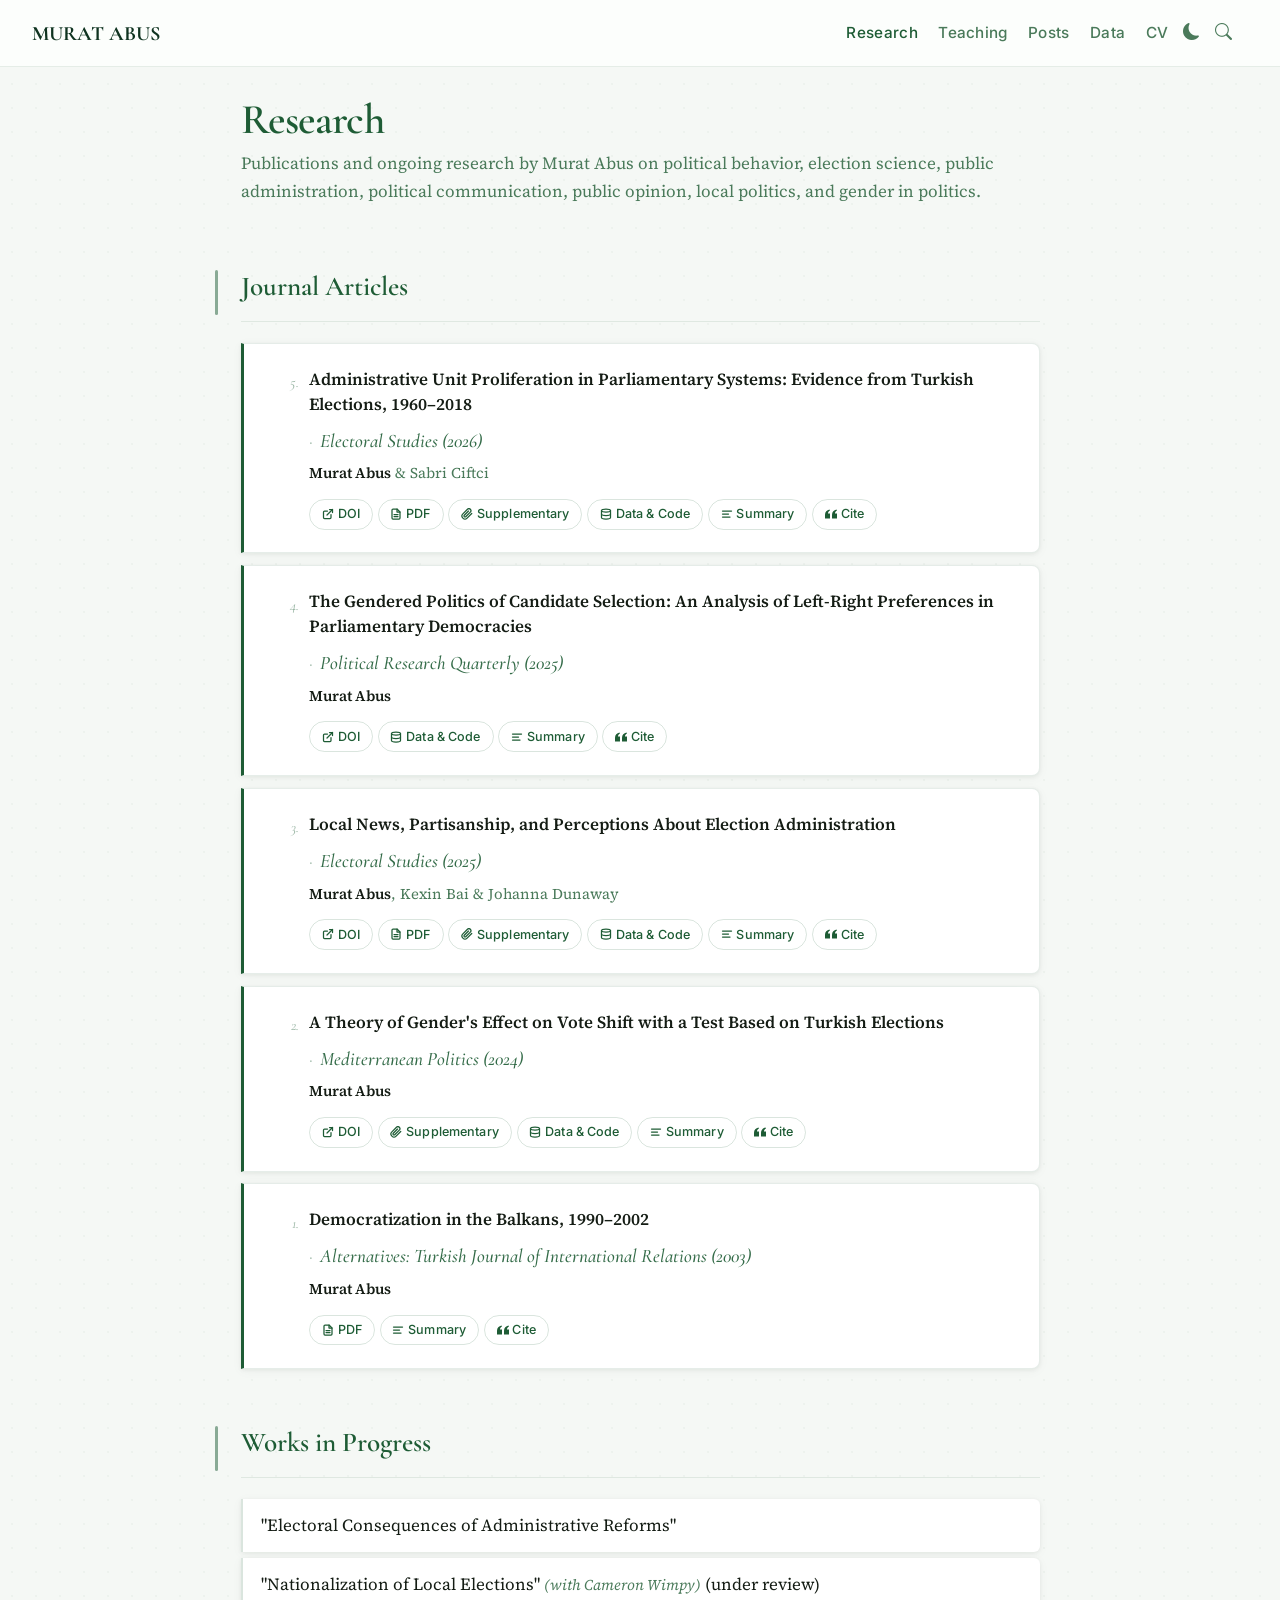
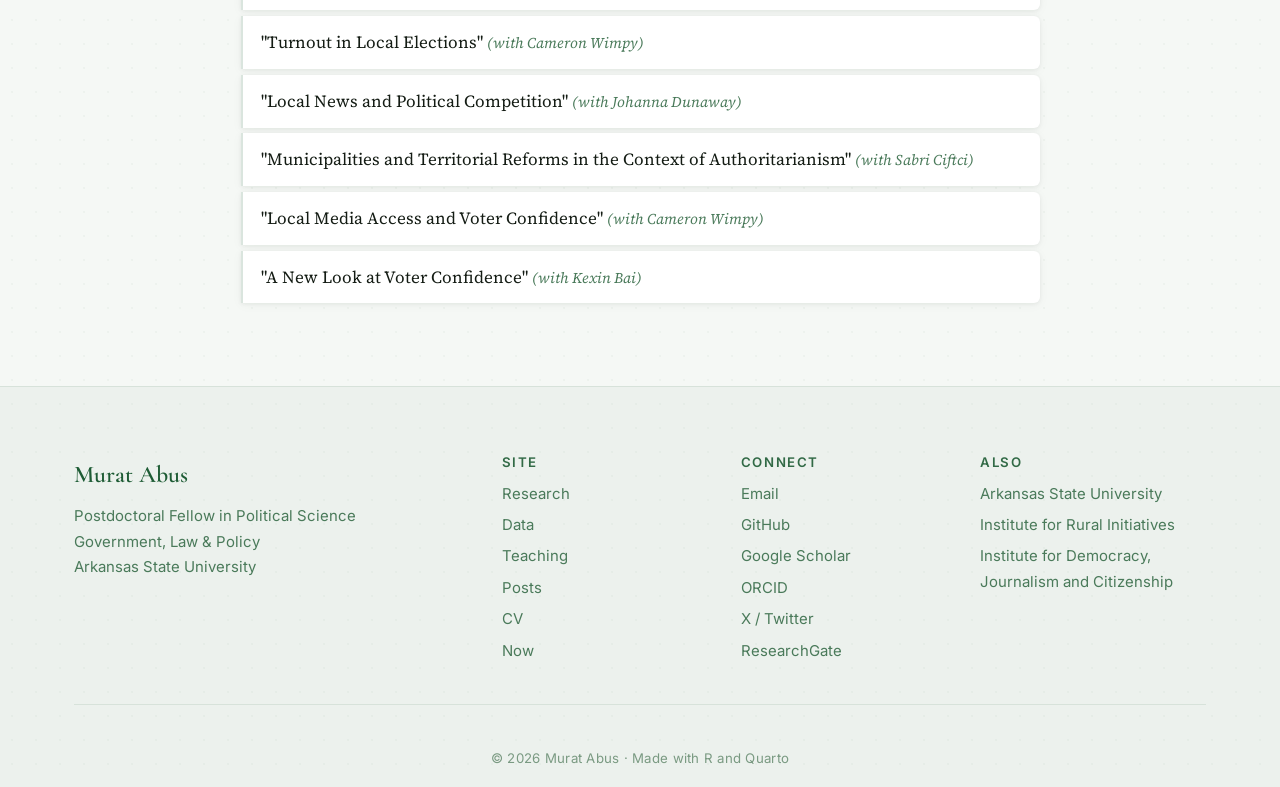
<file: docs/research.html>
<!DOCTYPE html>
<html xmlns="http://www.w3.org/1999/xhtml" lang="en" xml:lang="en"><head>

<meta charset="utf-8">
<meta name="generator" content="quarto-1.9.37">

<meta name="viewport" content="width=device-width, initial-scale=1.0, user-scalable=yes">


<title>Research – Murat Abus</title>
<style>
/* Default styles provided by pandoc.
** See https://pandoc.org/MANUAL.html#variables-for-html for config info.
*/
code{white-space: pre-wrap;}
span.smallcaps{font-variant: small-caps;}
div.columns{display: flex; gap: min(4vw, 1.5em);}
div.column{flex: auto; overflow-x: auto;}
div.hanging-indent{margin-left: 1.5em; text-indent: -1.5em;}
ul.task-list{list-style: none;}
ul.task-list li input[type="checkbox"] {
  width: 0.8em;
  margin: 0 0.8em 0.2em -1em; /* quarto-specific, see https://github.com/quarto-dev/quarto-cli/issues/4556 */ 
  vertical-align: middle;
}
</style>


<script src="site_libs/quarto-nav/quarto-nav.js"></script>
<script src="site_libs/clipboard/clipboard.min.js"></script>
<script src="site_libs/quarto-search/autocomplete.umd.js"></script>
<script src="site_libs/quarto-search/fuse.min.js"></script>
<script src="site_libs/quarto-search/quarto-search.js"></script>
<meta name="quarto:offset" content="./">
<link href="./favicon.ico" rel="icon">
<script src="site_libs/quarto-html/quarto.js" type="module"></script>
<script src="site_libs/quarto-html/tabsets/tabsets.js" type="module"></script>
<script src="site_libs/quarto-html/popper.min.js"></script>
<script src="site_libs/quarto-html/tippy.umd.min.js"></script>
<script src="site_libs/quarto-html/anchor.min.js"></script>
<link href="site_libs/quarto-html/tippy.css" rel="stylesheet">
<link href="site_libs/quarto-html/quarto-syntax-highlighting-7f8f88aac4f3542376d5c11b86a4c14d.css" rel="stylesheet" class="quarto-color-scheme" id="quarto-text-highlighting-styles">
<link href="site_libs/quarto-html/quarto-syntax-highlighting-dark-d0ae9245876894da5ac7e18953ecc5cc.css" rel="stylesheet" class="quarto-color-scheme quarto-color-alternate" id="quarto-text-highlighting-styles">
<link href="site_libs/quarto-html/quarto-syntax-highlighting-7f8f88aac4f3542376d5c11b86a4c14d.css" rel="stylesheet" class="quarto-color-scheme-extra" id="quarto-text-highlighting-styles">
<script src="site_libs/bootstrap/bootstrap.min.js"></script>
<link href="site_libs/bootstrap/bootstrap-icons.css" rel="stylesheet">
<link href="site_libs/bootstrap/bootstrap-416e27836db26bca6413101ed15d3d58.min.css" rel="stylesheet" append-hash="true" class="quarto-color-scheme" id="quarto-bootstrap" data-mode="light">
<link href="site_libs/bootstrap/bootstrap-dark-851051d9b36683405659597a38eb9fc2.min.css" rel="stylesheet" append-hash="true" class="quarto-color-scheme quarto-color-alternate" id="quarto-bootstrap" data-mode="dark">
<link href="site_libs/bootstrap/bootstrap-416e27836db26bca6413101ed15d3d58.min.css" rel="stylesheet" append-hash="true" class="quarto-color-scheme-extra" id="quarto-bootstrap" data-mode="light">
<script id="quarto-search-options" type="application/json">{
  "location": "navbar",
  "copy-button": false,
  "collapse-after": 3,
  "panel-placement": "end",
  "type": "overlay",
  "limit": 50,
  "keyboard-shortcut": [
    "f",
    "/",
    "s"
  ],
  "language": {
    "search-no-results-text": "No results",
    "search-matching-documents-text": "matching documents",
    "search-copy-link-title": "Copy link to search",
    "search-hide-matches-text": "Hide additional matches",
    "search-more-match-text": "more match in this document",
    "search-more-matches-text": "more matches in this document",
    "search-clear-button-title": "Clear",
    "search-text-placeholder": "",
    "search-detached-cancel-button-title": "Cancel",
    "search-submit-button-title": "Submit",
    "search-label": "Search"
  }
}</script>
<style>html{ scroll-behavior: smooth; }</style>


</head>

<body class="nav-fixed fullcontent quarto-light"><script id="quarto-html-before-body" type="application/javascript">
    const toggleBodyColorMode = (bsSheetEl) => {
      const mode = bsSheetEl.getAttribute("data-mode");
      const bodyEl = window.document.querySelector("body");
      if (mode === "dark") {
        bodyEl.classList.add("quarto-dark");
        bodyEl.classList.remove("quarto-light");
      } else {
        bodyEl.classList.add("quarto-light");
        bodyEl.classList.remove("quarto-dark");
      }
    }
    const toggleBodyColorPrimary = () => {
      const bsSheetEl = window.document.querySelector("link#quarto-bootstrap:not([rel=disabled-stylesheet])");
      if (bsSheetEl) {
        toggleBodyColorMode(bsSheetEl);
      }
    }
    const setColorSchemeToggle = (alternate) => {
      const toggles = window.document.querySelectorAll('.quarto-color-scheme-toggle');
      for (let i=0; i < toggles.length; i++) {
        const toggle = toggles[i];
        if (toggle) {
          if (alternate) {
            toggle.classList.add("alternate");
          } else {
            toggle.classList.remove("alternate");
          }
        }
      }
    };
    const toggleColorMode = (alternate) => {
      // Switch the stylesheets
      const primaryStylesheets = window.document.querySelectorAll('link.quarto-color-scheme:not(.quarto-color-alternate)');
      const alternateStylesheets = window.document.querySelectorAll('link.quarto-color-scheme.quarto-color-alternate');
      manageTransitions('#quarto-margin-sidebar .nav-link', false);
      if (alternate) {
        // note: dark is layered on light, we don't disable primary!
        enableStylesheet(alternateStylesheets);
        for (const sheetNode of alternateStylesheets) {
          if (sheetNode.id === "quarto-bootstrap") {
            toggleBodyColorMode(sheetNode);
          }
        }
      } else {
        disableStylesheet(alternateStylesheets);
        enableStylesheet(primaryStylesheets)
        toggleBodyColorPrimary();
      }
      manageTransitions('#quarto-margin-sidebar .nav-link', true);
      // Switch the toggles
      setColorSchemeToggle(alternate)
      // Hack to workaround the fact that safari doesn't
      // properly recolor the scrollbar when toggling (#1455)
      if (navigator.userAgent.indexOf('Safari') > 0 && navigator.userAgent.indexOf('Chrome') == -1) {
        manageTransitions("body", false);
        window.scrollTo(0, 1);
        setTimeout(() => {
          window.scrollTo(0, 0);
          manageTransitions("body", true);
        }, 40);
      }
    }
    const disableStylesheet = (stylesheets) => {
      for (let i=0; i < stylesheets.length; i++) {
        const stylesheet = stylesheets[i];
        stylesheet.rel = 'disabled-stylesheet';
      }
    }
    const enableStylesheet = (stylesheets) => {
      for (let i=0; i < stylesheets.length; i++) {
        const stylesheet = stylesheets[i];
        if(stylesheet.rel !== 'stylesheet') { // for Chrome, which will still FOUC without this check
          stylesheet.rel = 'stylesheet';
        }
      }
    }
    const manageTransitions = (selector, allowTransitions) => {
      const els = window.document.querySelectorAll(selector);
      for (let i=0; i < els.length; i++) {
        const el = els[i];
        if (allowTransitions) {
          el.classList.remove('notransition');
        } else {
          el.classList.add('notransition');
        }
      }
    }
    const isFileUrl = () => {
      return window.location.protocol === 'file:';
    }
    const hasAlternateSentinel = () => {
      let styleSentinel = getColorSchemeSentinel();
      if (styleSentinel !== null) {
        return styleSentinel === "alternate";
      } else {
        return false;
      }
    }
    const setStyleSentinel = (alternate) => {
      const value = alternate ? "alternate" : "default";
      if (!isFileUrl()) {
        window.localStorage.setItem("quarto-color-scheme", value);
      } else {
        localAlternateSentinel = value;
      }
    }
    const getColorSchemeSentinel = () => {
      if (!isFileUrl()) {
        const storageValue = window.localStorage.getItem("quarto-color-scheme");
        return storageValue != null ? storageValue : localAlternateSentinel;
      } else {
        return localAlternateSentinel;
      }
    }
    const toggleGiscusIfUsed = (isAlternate, darkModeDefault) => {
      const baseTheme = document.querySelector('#giscus-base-theme')?.value ?? 'light';
      const alternateTheme = document.querySelector('#giscus-alt-theme')?.value ?? 'dark';
      let newTheme = '';
      if(authorPrefersDark) {
        newTheme = isAlternate ? baseTheme : alternateTheme;
      } else {
        newTheme = isAlternate ? alternateTheme : baseTheme;
      }
      const changeGiscusTheme = () => {
        // From: https://github.com/giscus/giscus/issues/336
        const sendMessage = (message) => {
          const iframe = document.querySelector('iframe.giscus-frame');
          if (!iframe) return;
          iframe.contentWindow.postMessage({ giscus: message }, 'https://giscus.app');
        }
        sendMessage({
          setConfig: {
            theme: newTheme
          }
        });
      }
      const isGiscussLoaded = window.document.querySelector('iframe.giscus-frame') !== null;
      if (isGiscussLoaded) {
        changeGiscusTheme();
      }
    };
    const authorPrefersDark = false;
    const darkModeDefault = authorPrefersDark;
      document.querySelector('link#quarto-text-highlighting-styles.quarto-color-scheme-extra').rel = 'disabled-stylesheet';
      document.querySelector('link#quarto-bootstrap.quarto-color-scheme-extra').rel = 'disabled-stylesheet';
    let localAlternateSentinel = darkModeDefault ? 'alternate' : 'default';
    // Dark / light mode switch
    window.quartoToggleColorScheme = () => {
      // Read the current dark / light value
      let toAlternate = !hasAlternateSentinel();
      toggleColorMode(toAlternate);
      setStyleSentinel(toAlternate);
      toggleGiscusIfUsed(toAlternate, darkModeDefault);
      window.dispatchEvent(new Event('resize'));
    };
    // Switch to dark mode if need be
    if (hasAlternateSentinel()) {
      toggleColorMode(true);
    } else {
      toggleColorMode(false);
    }
  </script>

<div id="quarto-search-results"></div>
  <header id="quarto-header" class="headroom fixed-top">
    <nav class="navbar navbar-expand-lg " data-bs-theme="dark">
      <div class="navbar-container container-fluid">
      <div class="navbar-brand-container mx-auto">
    <a class="navbar-brand" href="./index.html">
    <span class="navbar-title">Murat Abus</span>
    </a>
  </div>
            <div id="quarto-search" class="" title="Search"></div>
          <button class="navbar-toggler" type="button" data-bs-toggle="collapse" data-bs-target="#navbarCollapse" aria-controls="navbarCollapse" role="menu" aria-expanded="false" aria-label="Toggle navigation" onclick="if (window.quartoToggleHeadroom) { window.quartoToggleHeadroom(); }">
  <span class="navbar-toggler-icon"></span>
</button>
          <div class="collapse navbar-collapse" id="navbarCollapse">
            <ul class="navbar-nav navbar-nav-scroll ms-auto">
  <li class="nav-item">
    <a class="nav-link active" href="./research.html" aria-current="page"> 
<span class="menu-text">Research</span></a>
  </li>  
  <li class="nav-item">
    <a class="nav-link" href="./teaching.html"> 
<span class="menu-text">Teaching</span></a>
  </li>  
  <li class="nav-item">
    <a class="nav-link" href="./posts/index.html"> 
<span class="menu-text">Posts</span></a>
  </li>  
  <li class="nav-item">
    <a class="nav-link" href="./data.html"> 
<span class="menu-text">Data</span></a>
  </li>  
  <li class="nav-item">
    <a class="nav-link" href="./uploads/cv-abus.pdf"> 
<span class="menu-text">CV</span></a>
  </li>  
</ul>
          </div> <!-- /navcollapse -->
            <div class="quarto-navbar-tools">
  <a href="" class="quarto-color-scheme-toggle quarto-navigation-tool  px-1" onclick="window.quartoToggleColorScheme(); return false;" title="Toggle dark mode"><i class="bi"></i></a>
</div>
      </div> <!-- /container-fluid -->
    </nav>
</header>
<!-- content -->
<div id="quarto-content" class="quarto-container page-columns page-rows-contents page-layout-article page-navbar">
<!-- sidebar -->
<!-- margin-sidebar -->
    
<!-- main -->
<main class="content" id="quarto-document-content">


<header id="title-block-header" class="quarto-title-block default">
<div class="quarto-title">
<h1 class="title">Research</h1>
<p class="subtitle lead">Publications and ongoing research by Murat Abus on political behavior, election science, public administration, political communication, public opinion, local politics, and gender in politics.</p>
</div>



<div class="quarto-title-meta">

    
  
    
  </div>
  


</header>


<div class="pub-list">

<div class="section-heading">Journal Articles</div>

<div class="pub-card">
  <div class="pub-number">5.</div>
  <div class="pub-content">
    <div class="pub-title-line">
      <span class="pub-title">Administrative Unit Proliferation in Parliamentary Systems: Evidence from Turkish Elections, 1960–2018</span>
      <span class="pub-journal-inline">Electoral Studies (2026)</span>
    </div>
    <div class="pub-authors"><strong>Murat Abus</strong> &amp; Sabri Ciftci</div>
    <div class="pub-links">
      <a href="https://doi.org/10.1016/j.electstud.2026.103087" target="_blank"><svg width="12" height="12" viewbox="0 0 24 24" fill="none" stroke="currentColor" stroke-width="2.5" stroke-linecap="round" stroke-linejoin="round"><path d="M18 13v6a2 2 0 0 1-2 2H5a2 2 0 0 1-2-2V8a2 2 0 0 1 2-2h6"></path><polyline points="15 3 21 3 21 9"></polyline><line x1="10" y1="14" x2="21" y2="3"></line></svg> DOI</a>
      <a href="uploads/Abus-Ciftci_2026 Administrative Unit Proliferation in Parliamentary Systems.pdf" target="_blank"><svg width="12" height="12" viewbox="0 0 24 24" fill="none" stroke="currentColor" stroke-width="2.5" stroke-linecap="round" stroke-linejoin="round"><path d="M14 2H6a2 2 0 0 0-2 2v16a2 2 0 0 0 2 2h12a2 2 0 0 0 2-2V8z"></path><polyline points="14 2 14 8 20 8"></polyline><line x1="16" y1="13" x2="8" y2="13"></line><line x1="16" y1="17" x2="8" y2="17"></line></svg> PDF</a>
      <a href="uploads/Abus-Ciftci_2026 Supplemental Material.pdf" target="_blank"><svg width="12" height="12" viewbox="0 0 24 24" fill="none" stroke="currentColor" stroke-width="2.5" stroke-linecap="round" stroke-linejoin="round"><path d="M21.44 11.05l-9.19 9.19a6 6 0 0 1-8.49-8.49l9.19-9.19a4 4 0 0 1 5.66 5.66l-9.2 9.19a2 2 0 0 1-2.83-2.83l8.49-8.48"></path></svg> Supplementary</a>
      <a href="https://doi.org/10.7910/DVN/1NDCXM" target="_blank"><svg width="12" height="12" viewbox="0 0 24 24" fill="none" stroke="currentColor" stroke-width="2.5" stroke-linecap="round" stroke-linejoin="round"><ellipse cx="12" cy="5" rx="9" ry="3"></ellipse><path d="M21 12c0 1.66-4 3-9 3s-9-1.34-9-3"></path><path d="M3 5v14c0 1.66 4 3 9 3s9-1.34 9-3V5"></path></svg> Data &amp; Code</a>
      <a href="#" onclick="toggleAbstract('abs1', this); return false;"><svg width="12" height="12" viewbox="0 0 24 24" fill="none" stroke="currentColor" stroke-width="2.5" stroke-linecap="round" stroke-linejoin="round"><line x1="3" y1="6" x2="21" y2="6"></line><line x1="3" y1="12" x2="15" y2="12"></line><line x1="3" y1="18" x2="18" y2="18"></line></svg> Summary</a>
      <a href="#" onclick="toggleCite('cite1'); return false;"><svg width="12" height="12" viewbox="0 0 24 24" fill="currentColor"><path d="M14.017 21v-7.391c0-5.704 3.731-9.57 8.983-10.609l.995 2.151c-2.432.917-3.995 3.638-3.995 5.849h4v10h-9.983zm-14.017 0v-7.391c0-5.704 3.748-9.57 9-10.609l.996 2.151c-2.433.917-3.996 3.638-3.996 5.849h3.983v10h-9.983z"></path></svg> Cite</a>
    </div>
    <div class="pub-abstract" id="abs1">
      We argue that in parliamentary systems, electoral motives matter as in presidential systems, but proliferation decisions also depend on government type. Single-party governments are more likely to pursue proliferation to secure electoral success, especially under electoral uncertainty. Using original district-level splits data in Turkey from 1960–2018, we conduct random intercept logistic regression models to test these expectations.
    </div>
    <div class="cite-block" id="cite1">
<pre>@article{abus2026administrative,
  title   = {Administrative Unit Proliferation in Parliamentary Systems:
             Evidence from {Turkish} Elections, 1960--2018},
  author  = {Abus, Murat and Ciftci, Sabri},
  journal = {Electoral Studies},
  year    = {2026},
  pages   = {103087},
  volume  = {101}
}</pre>
      <button onclick="copyBib('cite1')">Copy</button>
    </div>
  </div>
</div>

<div class="pub-card">
  <div class="pub-number">4.</div>
  <div class="pub-content">
    <div class="pub-title-line">
      <span class="pub-title">The Gendered Politics of Candidate Selection: An Analysis of Left-Right Preferences in Parliamentary Democracies</span>
      <span class="pub-journal-inline">Political Research Quarterly (2025)</span>
    </div>
    <div class="pub-authors"><strong>Murat Abus</strong></div>
    <div class="pub-links">
      <a href="https://doi.org/10.1177/10659129251340227" target="_blank"><svg width="12" height="12" viewbox="0 0 24 24" fill="none" stroke="currentColor" stroke-width="2.5" stroke-linecap="round" stroke-linejoin="round"><path d="M18 13v6a2 2 0 0 1-2 2H5a2 2 0 0 1-2-2V8a2 2 0 0 1 2-2h6"></path><polyline points="15 3 21 3 21 9"></polyline><line x1="10" y1="14" x2="21" y2="3"></line></svg> DOI</a>
      <a href="https://doi.org/10.7910/DVN/VUAFFF" target="_blank"><svg width="12" height="12" viewbox="0 0 24 24" fill="none" stroke="currentColor" stroke-width="2.5" stroke-linecap="round" stroke-linejoin="round"><ellipse cx="12" cy="5" rx="9" ry="3"></ellipse><path d="M21 12c0 1.66-4 3-9 3s-9-1.34-9-3"></path><path d="M3 5v14c0 1.66 4 3 9 3s9-1.34 9-3V5"></path></svg> Data &amp; Code</a>
      <a href="#" onclick="toggleAbstract('abs2', this); return false;"><svg width="12" height="12" viewbox="0 0 24 24" fill="none" stroke="currentColor" stroke-width="2.5" stroke-linecap="round" stroke-linejoin="round"><line x1="3" y1="6" x2="21" y2="6"></line><line x1="3" y1="12" x2="15" y2="12"></line><line x1="3" y1="18" x2="18" y2="18"></line></svg> Summary</a>
      <a href="#" onclick="toggleCite('cite2'); return false;"><svg width="12" height="12" viewbox="0 0 24 24" fill="currentColor"><path d="M14.017 21v-7.391c0-5.704 3.731-9.57 8.983-10.609l.995 2.151c-2.432.917-3.995 3.638-3.995 5.849h4v10h-9.983zm-14.017 0v-7.391c0-5.704 3.748-9.57 9-10.609l.996 2.151c-2.433.917-3.996 3.638-3.996 5.849h3.983v10h-9.983z"></path></svg> Cite</a>
    </div>
    <div class="pub-abstract" id="abs2">
      I develop an economic theory of candidate selection based on the supply of and demand for female candidates across parties on the left and the right. Using data for 11,431 women candidates from 61 elections in 23 Western parliamentary democracies between 2005 and 2021, I test theoretical expectations on five candidate-level characteristics from the Comparative Candidates Survey.
    </div>
    <div class="cite-block" id="cite2">
<pre>@article{abus2025gendered,
  title   = {The Gendered Politics of Candidate Selection:
             An Analysis of Left-Right Preferences in
             Parliamentary Democracies},
  author  = {Abus, Murat},
  journal = {Political Research Quarterly},
  year    = {2025},
  number  = {3},
  volume  = {78},
  pages   = {1060--1073}
}</pre>
      <button onclick="copyBib('cite2')">Copy</button>
    </div>
  </div>
</div>

<div class="pub-card">  <div class="pub-number">3.</div>
  <div class="pub-content">
    <div class="pub-title-line">
      <span class="pub-title">Local News, Partisanship, and Perceptions About Election Administration</span>
      <span class="pub-journal-inline">Electoral Studies (2025)</span>
    </div>
    <div class="pub-authors"><strong>Murat Abus</strong>, Kexin Bai &amp; Johanna Dunaway</div>
    <div class="pub-links">
      <a href="https://doi.org/10.1016/j.electstud.2025.102970" target="_blank"><svg width="12" height="12" viewbox="0 0 24 24" fill="none" stroke="currentColor" stroke-width="2.5" stroke-linecap="round" stroke-linejoin="round"><path d="M18 13v6a2 2 0 0 1-2 2H5a2 2 0 0 1-2-2V8a2 2 0 0 1 2-2h6"></path><polyline points="15 3 21 3 21 9"></polyline><line x1="10" y1="14" x2="21" y2="3"></line></svg> DOI</a>
      <a href="uploads/Abus et al_2025_Local News, Partisanship, and Perceptions about Election Administration.pdf" target="_blank"><svg width="12" height="12" viewbox="0 0 24 24" fill="none" stroke="currentColor" stroke-width="2.5" stroke-linecap="round" stroke-linejoin="round"><path d="M14 2H6a2 2 0 0 0-2 2v16a2 2 0 0 0 2 2h12a2 2 0 0 0 2-2V8z"></path><polyline points="14 2 14 8 20 8"></polyline><line x1="16" y1="13" x2="8" y2="13"></line><line x1="16" y1="17" x2="8" y2="17"></line></svg> PDF</a>
      <a href="uploads/local_news_partisanship_election_administration(S.I).pdf" target="_blank"><svg width="12" height="12" viewbox="0 0 24 24" fill="none" stroke="currentColor" stroke-width="2.5" stroke-linecap="round" stroke-linejoin="round"><path d="M21.44 11.05l-9.19 9.19a6 6 0 0 1-8.49-8.49l9.19-9.19a4 4 0 0 1 5.66 5.66l-9.2 9.19a2 2 0 0 1-2.83-2.83l8.49-8.48"></path></svg> Supplementary</a>
      <a href="https://doi.org/10.7910/DVN/WEVPNI" target="_blank"><svg width="12" height="12" viewbox="0 0 24 24" fill="none" stroke="currentColor" stroke-width="2.5" stroke-linecap="round" stroke-linejoin="round"><ellipse cx="12" cy="5" rx="9" ry="3"></ellipse><path d="M21 12c0 1.66-4 3-9 3s-9-1.34-9-3"></path><path d="M3 5v14c0 1.66 4 3 9 3s9-1.34 9-3V5"></path></svg> Data &amp; Code</a>
      <a href="#" onclick="toggleAbstract('abs3', this); return false;"><svg width="12" height="12" viewbox="0 0 24 24" fill="none" stroke="currentColor" stroke-width="2.5" stroke-linecap="round" stroke-linejoin="round"><line x1="3" y1="6" x2="21" y2="6"></line><line x1="3" y1="12" x2="15" y2="12"></line><line x1="3" y1="18" x2="18" y2="18"></line></svg> Summary</a>
      <a href="#" onclick="toggleCite('cite3'); return false;"><svg width="12" height="12" viewbox="0 0 24 24" fill="currentColor"><path d="M14.017 21v-7.391c0-5.704 3.731-9.57 8.983-10.609l.995 2.151c-2.432.917-3.995 3.638-3.995 5.849h4v10h-9.983zm-14.017 0v-7.391c0-5.704 3.748-9.57 9-10.609l.996 2.151c-2.433.917-3.996 3.638-3.996 5.849h3.983v10h-9.983z"></path></svg> Cite</a>
    </div>
    <div class="pub-abstract" id="abs3">
      We use individual-level survey data, measures of local news availability, and county-level election results from the 2016 and 2020 cycles to examine whether and how access to local news moderates the effects of partisanship and the winner/loser gap on voter perceptions of election integrity.
    </div>
    <div class="cite-block" id="cite3">
<pre>@article{abus2025localnews,
  title   = {Local News, Partisanship, and Perceptions About
             Election Administration},
  author  = {Abus, Murat and Bai, Kexin and Dunaway, Johanna},
  journal = {Electoral Studies},
  year    = {2025},
  pages   = {102970},
  volume  = {97}
}</pre>
      <button onclick="copyBib('cite3')">Copy</button>
    </div>
  </div>
</div>

<div class="pub-card">
  <div class="pub-number">2.</div>
  <div class="pub-content">
    <div class="pub-title-line">
      <span class="pub-title">A Theory of Gender's Effect on Vote Shift with a Test Based on Turkish Elections</span>
      <span class="pub-journal-inline">Mediterranean Politics (2024)</span>
    </div>
    <div class="pub-authors"><strong>Murat Abus</strong></div>
    <div class="pub-links">
      <a href="https://doi.org/10.1080/13629395.2023.2194154" target="_blank"><svg width="12" height="12" viewbox="0 0 24 24" fill="none" stroke="currentColor" stroke-width="2.5" stroke-linecap="round" stroke-linejoin="round"><path d="M18 13v6a2 2 0 0 1-2 2H5a2 2 0 0 1-2-2V8a2 2 0 0 1 2-2h6"></path><polyline points="15 3 21 3 21 9"></polyline><line x1="10" y1="14" x2="21" y2="3"></line></svg> DOI</a>
      <a href="uploads/a_theory_of_gender's_effect_on_vote_shift(S.I.).pdf" target="_blank"><svg width="12" height="12" viewbox="0 0 24 24" fill="none" stroke="currentColor" stroke-width="2.5" stroke-linecap="round" stroke-linejoin="round"><path d="M21.44 11.05l-9.19 9.19a6 6 0 0 1-8.49-8.49l9.19-9.19a4 4 0 0 1 5.66 5.66l-9.2 9.19a2 2 0 0 1-2.83-2.83l8.49-8.48"></path></svg> Supplementary</a>
      <a href="https://doi.org/10.7910/DVN/FSAFCK" target="_blank"><svg width="12" height="12" viewbox="0 0 24 24" fill="none" stroke="currentColor" stroke-width="2.5" stroke-linecap="round" stroke-linejoin="round"><ellipse cx="12" cy="5" rx="9" ry="3"></ellipse><path d="M21 12c0 1.66-4 3-9 3s-9-1.34-9-3"></path><path d="M3 5v14c0 1.66 4 3 9 3s9-1.34 9-3V5"></path></svg> Data &amp; Code</a>
      <a href="#" onclick="toggleAbstract('abs4', this); return false;"><svg width="12" height="12" viewbox="0 0 24 24" fill="none" stroke="currentColor" stroke-width="2.5" stroke-linecap="round" stroke-linejoin="round"><line x1="3" y1="6" x2="21" y2="6"></line><line x1="3" y1="12" x2="15" y2="12"></line><line x1="3" y1="18" x2="18" y2="18"></line></svg> Summary</a>
      <a href="#" onclick="toggleCite('cite4'); return false;"><svg width="12" height="12" viewbox="0 0 24 24" fill="currentColor"><path d="M14.017 21v-7.391c0-5.704 3.731-9.57 8.983-10.609l.995 2.151c-2.432.917-3.995 3.638-3.995 5.849h4v10h-9.983zm-14.017 0v-7.391c0-5.704 3.748-9.57 9-10.609l.996 2.151c-2.433.917-3.996 3.638-3.996 5.849h3.983v10h-9.983z"></path></svg> Cite</a>
    </div>
    <div class="pub-abstract" id="abs4">
      I theorize that when voters are faced with female candidates or female party leaders, their assessment of gender roles will be a deciding factor for whether an intended vote shift will be realized. Taking into account the spatial dependence of factors that affect voting behaviour, I empirically demonstrate that for two ideologically opposing parties, the salience of gender politics affected their vote share in the 2018 general election.
    </div>
    <div class="cite-block" id="cite4">
<pre>@article{abus2024gender,
  title   = {A Theory of Gender's Effect on Vote Shift with a
             Test Based on {Turkish} Elections},
  author  = {Abus, Murat},
  journal = {Mediterranean Politics},
  year    = {2024},
  volume  = {29},
  number  = {5},
  pages   = {729--754}
}</pre>
      <button onclick="copyBib('cite4')">Copy</button>
    </div>
  </div>
</div>

<div class="pub-card">
  <div class="pub-number">1.</div>
  <div class="pub-content">
    <div class="pub-title-line">
      <span class="pub-title">Democratization in the Balkans, 1990–2002</span>
      <span class="pub-journal-inline">Alternatives: Turkish Journal of International Relations (2003)</span>
    </div>
    <div class="pub-authors"><strong>Murat Abus</strong></div>
    <div class="pub-links">
      <a href="uploads/Abus_2003 Democratization in the Balkans.pdf" target="_blank"><svg width="12" height="12" viewbox="0 0 24 24" fill="none" stroke="currentColor" stroke-width="2.5" stroke-linecap="round" stroke-linejoin="round"><path d="M14 2H6a2 2 0 0 0-2 2v16a2 2 0 0 0 2 2h12a2 2 0 0 0 2-2V8z"></path><polyline points="14 2 14 8 20 8"></polyline><line x1="16" y1="13" x2="8" y2="13"></line><line x1="16" y1="17" x2="8" y2="17"></line></svg> PDF</a>
      <a href="#" onclick="toggleAbstract('abs5', this); return false;"><svg width="12" height="12" viewbox="0 0 24 24" fill="none" stroke="currentColor" stroke-width="2.5" stroke-linecap="round" stroke-linejoin="round"><line x1="3" y1="6" x2="21" y2="6"></line><line x1="3" y1="12" x2="15" y2="12"></line><line x1="3" y1="18" x2="18" y2="18"></line></svg> Summary</a>
      <a href="#" onclick="toggleCite('cite5'); return false;"><svg width="12" height="12" viewbox="0 0 24 24" fill="currentColor"><path d="M14.017 21v-7.391c0-5.704 3.731-9.57 8.983-10.609l.995 2.151c-2.432.917-3.995 3.638-3.995 5.849h4v10h-9.983zm-14.017 0v-7.391c0-5.704 3.748-9.57 9-10.609l.996 2.151c-2.433.917-3.996 3.638-3.996 5.849h3.983v10h-9.983z"></path></svg> Cite</a>
    </div>
    <div class="pub-abstract" id="abs5">
      I argue that "gradualism" is a better way to approach the issue of democratization in the Balkans compared to frameworks that call for a clear separation between transition and consolidation. The results after a decade of democratization are decidedly mixed, but this region surpasses almost all other postcommunist regions with respect to the measures of institutionalization explored.
    </div>
    <div class="cite-block" id="cite5">
<pre>@article{abus2003democratization,
  title   = {Democratization in the {Balkans}, 1990--2002},
  author  = {Abus, Murat},
  journal = {Alternatives: {Turkish} Journal of
             International Relations},
  year    = {2003},
  volume  = {2},
  number  = {3 \&amp; 4},
  pages   = {86--105}
}</pre>
      <button onclick="copyBib('cite5')">Copy</button>
    </div>
  </div>
</div>

<div class="section-heading">Works in Progress</div>
<div class="wip-list">
  <div class="wip-item">"Electoral Consequences of Administrative Reforms"</div>
  <div class="wip-item">"Nationalization of Local Elections" <em>(with Cameron Wimpy)</em> (under review)</div>
  <div class="wip-item">"Turnout in Local Elections" <em>(with Cameron Wimpy)</em></div>
  <div class="wip-item">"Local News and Political Competition" <em>(with Johanna Dunaway)</em></div>
  <div class="wip-item">"Municipalities and Territorial Reforms in the Context of Authoritarianism" <em>(with Sabri Ciftci)</em></div>
  <div class="wip-item">"Local Media Access and Voter Confidence" <em>(with Cameron Wimpy)</em></div>
    <div class="wip-item">"A New Look at Voter Confidence" <em>(with Kexin Bai)</em></div>
</div>

</div>

<script>
function toggleCite(id) {
  var el = document.getElementById(id);
  el.style.display = el.style.display === 'block' ? 'none' : 'block';
}
function toggleAbstract(id, btn) {
  var el = document.getElementById(id);
  var isOpen = el.classList.contains('open');
  if (isOpen) {
    el.classList.remove('open');
    btn.classList.remove('active');
  } else {
    el.classList.add('open');
    btn.classList.add('active');
  }
}
function copyBib(id) {
  var text = document.getElementById(id).querySelector('pre').innerText;
  navigator.clipboard.writeText(text).then(function() {
    var btn = document.getElementById(id).querySelector('button');
    btn.textContent = 'Copied!';
    setTimeout(function() { btn.textContent = 'Copy'; }, 2000);
  });
}
</script>



</main> <!-- /main -->
<script>
(function() {
  // Quarto renders <i class="bi"></i> for the toggle with no icon class.
  // We add bi-moon-fill (light mode) or bi-sun-fill (dark mode).
  function setToggleIcon() {
    var icon = document.querySelector('.quarto-color-scheme-toggle i.bi');
    if (!icon) return;
    var isDark = document.documentElement.classList.contains('quarto-dark') ||
                 document.body.classList.contains('quarto-dark') ||
                 document.documentElement.getAttribute('data-bs-theme') === 'dark';
    icon.className = isDark ? 'bi bi-sun-fill' : 'bi bi-moon-fill';
  }

  // Run on load
  document.addEventListener('DOMContentLoaded', setToggleIcon);

  // Run after toggle click
  document.addEventListener('click', function(e) {
    if (e.target.closest('.quarto-color-scheme-toggle')) {
      setTimeout(setToggleIcon, 50);
    }
  });
})();
</script>
<script>
(function() {
  function fixNavbarFont() {
    var navbars = document.querySelectorAll('.navbar');
    for (var i = 0; i < navbars.length; i++) {
      navbars[i].style.setProperty('font-size', '1.125rem', 'important');
    }
  }
  fixNavbarFont();
  window.addEventListener('load', fixNavbarFont);
  document.addEventListener('click', function(e) {
    if (e.target.closest('.quarto-color-scheme-toggle')) {
      setTimeout(fixNavbarFont, 100);
    }
  });
})();
</script>
<script id="quarto-html-after-body" type="application/javascript">
  window.document.addEventListener("DOMContentLoaded", function (event) {
    // Ensure there is a toggle, if there isn't float one in the top right
    if (window.document.querySelector('.quarto-color-scheme-toggle') === null) {
      const a = window.document.createElement('a');
      a.classList.add('top-right');
      a.classList.add('quarto-color-scheme-toggle');
      a.href = "";
      a.onclick = function() { try { window.quartoToggleColorScheme(); } catch {} return false; };
      const i = window.document.createElement("i");
      i.classList.add('bi');
      a.appendChild(i);
      window.document.body.appendChild(a);
    }
    setColorSchemeToggle(hasAlternateSentinel())
    const icon = "";
    const anchorJS = new window.AnchorJS();
    anchorJS.options = {
      placement: 'right',
      icon: icon
    };
    anchorJS.add('.anchored');
    const isCodeAnnotation = (el) => {
      for (const clz of el.classList) {
        if (clz.startsWith('code-annotation-')) {                     
          return true;
        }
      }
      return false;
    }
    const onCopySuccess = function(e) {
      // button target
      const button = e.trigger;
      // don't keep focus
      button.blur();
      // flash "checked"
      button.classList.add('code-copy-button-checked');
      var currentTitle = button.getAttribute("title");
      button.setAttribute("title", "Copied!");
      let tooltip;
      if (window.bootstrap) {
        button.setAttribute("data-bs-toggle", "tooltip");
        button.setAttribute("data-bs-placement", "left");
        button.setAttribute("data-bs-title", "Copied!");
        tooltip = new bootstrap.Tooltip(button, 
          { trigger: "manual", 
            customClass: "code-copy-button-tooltip",
            offset: [0, -8]});
        tooltip.show();    
      }
      setTimeout(function() {
        if (tooltip) {
          tooltip.hide();
          button.removeAttribute("data-bs-title");
          button.removeAttribute("data-bs-toggle");
          button.removeAttribute("data-bs-placement");
        }
        button.setAttribute("title", currentTitle);
        button.classList.remove('code-copy-button-checked');
      }, 1000);
      // clear code selection
      e.clearSelection();
    }
    const getTextToCopy = function(trigger) {
      const outerScaffold = trigger.parentElement.cloneNode(true);
      const codeEl = outerScaffold.querySelector('code');
      for (const childEl of codeEl.children) {
        if (isCodeAnnotation(childEl)) {
          childEl.remove();
        }
      }
      return codeEl.innerText;
    }
    const clipboard = new window.ClipboardJS('.code-copy-button:not([data-in-quarto-modal])', {
      text: getTextToCopy
    });
    clipboard.on('success', onCopySuccess);
    if (window.document.getElementById('quarto-embedded-source-code-modal')) {
      const clipboardModal = new window.ClipboardJS('.code-copy-button[data-in-quarto-modal]', {
        text: getTextToCopy,
        container: window.document.getElementById('quarto-embedded-source-code-modal')
      });
      clipboardModal.on('success', onCopySuccess);
    }
      var localhostRegex = new RegExp(/^(?:http|https):\/\/localhost\:?[0-9]*\//);
      var mailtoRegex = new RegExp(/^mailto:/);
        var filterRegex = new RegExp("https:\/\/muratabus\.com");
      var isInternal = (href) => {
          return filterRegex.test(href) || localhostRegex.test(href) || mailtoRegex.test(href);
      }
      // Inspect non-navigation links and adorn them if external
     var links = window.document.querySelectorAll('a[href]:not(.nav-link):not(.navbar-brand):not(.toc-action):not(.sidebar-link):not(.sidebar-item-toggle):not(.pagination-link):not(.no-external):not([aria-hidden]):not(.dropdown-item):not(.quarto-navigation-tool):not(.about-link)');
      for (var i=0; i<links.length; i++) {
        const link = links[i];
        if (!isInternal(link.href)) {
          // undo the damage that might have been done by quarto-nav.js in the case of
          // links that we want to consider external
          if (link.dataset.originalHref !== undefined) {
            link.href = link.dataset.originalHref;
          }
        }
      }
    function tippyHover(el, contentFn, onTriggerFn, onUntriggerFn) {
      const config = {
        allowHTML: true,
        maxWidth: 500,
        delay: 100,
        arrow: false,
        appendTo: function(el) {
            return el.parentElement;
        },
        interactive: true,
        interactiveBorder: 10,
        theme: 'quarto',
        placement: 'bottom-start',
      };
      if (contentFn) {
        config.content = contentFn;
      }
      if (onTriggerFn) {
        config.onTrigger = onTriggerFn;
      }
      if (onUntriggerFn) {
        config.onUntrigger = onUntriggerFn;
      }
      window.tippy(el, config); 
    }
    const noterefs = window.document.querySelectorAll('a[role="doc-noteref"]');
    for (var i=0; i<noterefs.length; i++) {
      const ref = noterefs[i];
      tippyHover(ref, function() {
        // use id or data attribute instead here
        let href = ref.getAttribute('data-footnote-href') || ref.getAttribute('href');
        try { href = new URL(href).hash; } catch {}
        const id = href.replace(/^#\/?/, "");
        const note = window.document.getElementById(id);
        if (note) {
          return note.innerHTML;
        } else {
          return "";
        }
      });
    }
    const xrefs = window.document.querySelectorAll('a.quarto-xref');
    const processXRef = (id, note) => {
      // Strip column container classes
      const stripColumnClz = (el) => {
        el.classList.remove("page-full", "page-columns");
        if (el.children) {
          for (const child of el.children) {
            stripColumnClz(child);
          }
        }
      }
      stripColumnClz(note)
      if (id === null || id.startsWith('sec-')) {
        // Special case sections, only their first couple elements
        const container = document.createElement("div");
        if (note.children && note.children.length > 2) {
          container.appendChild(note.children[0].cloneNode(true));
          for (let i = 1; i < note.children.length; i++) {
            const child = note.children[i];
            if (child.tagName === "P" && child.innerText === "") {
              continue;
            } else {
              container.appendChild(child.cloneNode(true));
              break;
            }
          }
          if (window.Quarto?.typesetMath) {
            window.Quarto.typesetMath(container);
          }
          return container.innerHTML
        } else {
          if (window.Quarto?.typesetMath) {
            window.Quarto.typesetMath(note);
          }
          return note.innerHTML;
        }
      } else {
        // Remove any anchor links if they are present
        const anchorLink = note.querySelector('a.anchorjs-link');
        if (anchorLink) {
          anchorLink.remove();
        }
        if (window.Quarto?.typesetMath) {
          window.Quarto.typesetMath(note);
        }
        if (note.classList.contains("callout")) {
          return note.outerHTML;
        } else {
          return note.innerHTML;
        }
      }
    }
    for (var i=0; i<xrefs.length; i++) {
      const xref = xrefs[i];
      tippyHover(xref, undefined, function(instance) {
        instance.disable();
        let url = xref.getAttribute('href');
        let hash = undefined; 
        if (url.startsWith('#')) {
          hash = url;
        } else {
          try { hash = new URL(url).hash; } catch {}
        }
        if (hash) {
          const id = hash.replace(/^#\/?/, "");
          const note = window.document.getElementById(id);
          if (note !== null) {
            try {
              const html = processXRef(id, note.cloneNode(true));
              instance.setContent(html);
            } finally {
              instance.enable();
              instance.show();
            }
          } else {
            // See if we can fetch this
            fetch(url.split('#')[0])
            .then(res => res.text())
            .then(html => {
              const parser = new DOMParser();
              const htmlDoc = parser.parseFromString(html, "text/html");
              const note = htmlDoc.getElementById(id);
              if (note !== null) {
                const html = processXRef(id, note);
                instance.setContent(html);
              } 
            }).finally(() => {
              instance.enable();
              instance.show();
            });
          }
        } else {
          // See if we can fetch a full url (with no hash to target)
          // This is a special case and we should probably do some content thinning / targeting
          fetch(url)
          .then(res => res.text())
          .then(html => {
            const parser = new DOMParser();
            const htmlDoc = parser.parseFromString(html, "text/html");
            const note = htmlDoc.querySelector('main.content');
            if (note !== null) {
              // This should only happen for chapter cross references
              // (since there is no id in the URL)
              // remove the first header
              if (note.children.length > 0 && note.children[0].tagName === "HEADER") {
                note.children[0].remove();
              }
              const html = processXRef(null, note);
              instance.setContent(html);
            } 
          }).finally(() => {
            instance.enable();
            instance.show();
          });
        }
      }, function(instance) {
      });
    }
        let selectedAnnoteEl;
        const selectorForAnnotation = ( cell, annotation) => {
          let cellAttr = 'data-code-cell="' + cell + '"';
          let lineAttr = 'data-code-annotation="' +  annotation + '"';
          const selector = 'span[' + cellAttr + '][' + lineAttr + ']';
          return selector;
        }
        const selectCodeLines = (annoteEl) => {
          const doc = window.document;
          const targetCell = annoteEl.getAttribute("data-target-cell");
          const targetAnnotation = annoteEl.getAttribute("data-target-annotation");
          const annoteSpan = window.document.querySelector(selectorForAnnotation(targetCell, targetAnnotation));
          const lines = annoteSpan.getAttribute("data-code-lines").split(",");
          const lineIds = lines.map((line) => {
            return targetCell + "-" + line;
          })
          let top = null;
          let height = null;
          let parent = null;
          if (lineIds.length > 0) {
              //compute the position of the single el (top and bottom and make a div)
              const el = window.document.getElementById(lineIds[0]);
              top = el.offsetTop;
              height = el.offsetHeight;
              parent = el.parentElement.parentElement;
            if (lineIds.length > 1) {
              const lastEl = window.document.getElementById(lineIds[lineIds.length - 1]);
              const bottom = lastEl.offsetTop + lastEl.offsetHeight;
              height = bottom - top;
            }
            if (top !== null && height !== null && parent !== null) {
              // cook up a div (if necessary) and position it 
              let div = window.document.getElementById("code-annotation-line-highlight");
              if (div === null) {
                div = window.document.createElement("div");
                div.setAttribute("id", "code-annotation-line-highlight");
                div.style.position = 'absolute';
                parent.appendChild(div);
              }
              div.style.top = top - 2 + "px";
              div.style.height = height + 4 + "px";
              div.style.left = 0;
              let gutterDiv = window.document.getElementById("code-annotation-line-highlight-gutter");
              if (gutterDiv === null) {
                gutterDiv = window.document.createElement("div");
                gutterDiv.setAttribute("id", "code-annotation-line-highlight-gutter");
                gutterDiv.style.position = 'absolute';
                const codeCell = window.document.getElementById(targetCell);
                const gutter = codeCell.querySelector('.code-annotation-gutter');
                gutter.appendChild(gutterDiv);
              }
              gutterDiv.style.top = top - 2 + "px";
              gutterDiv.style.height = height + 4 + "px";
            }
            selectedAnnoteEl = annoteEl;
          }
        };
        const unselectCodeLines = () => {
          const elementsIds = ["code-annotation-line-highlight", "code-annotation-line-highlight-gutter"];
          elementsIds.forEach((elId) => {
            const div = window.document.getElementById(elId);
            if (div) {
              div.remove();
            }
          });
          selectedAnnoteEl = undefined;
        };
          // Handle positioning of the toggle
      window.addEventListener(
        "resize",
        throttle(() => {
          elRect = undefined;
          if (selectedAnnoteEl) {
            selectCodeLines(selectedAnnoteEl);
          }
        }, 10)
      );
      function throttle(fn, ms) {
      let throttle = false;
      let timer;
        return (...args) => {
          if(!throttle) { // first call gets through
              fn.apply(this, args);
              throttle = true;
          } else { // all the others get throttled
              if(timer) clearTimeout(timer); // cancel #2
              timer = setTimeout(() => {
                fn.apply(this, args);
                timer = throttle = false;
              }, ms);
          }
        };
      }
        // Attach click handler to the DT
        const annoteDls = window.document.querySelectorAll('dt[data-target-cell]');
        for (const annoteDlNode of annoteDls) {
          annoteDlNode.addEventListener('click', (event) => {
            const clickedEl = event.target;
            if (clickedEl !== selectedAnnoteEl) {
              unselectCodeLines();
              const activeEl = window.document.querySelector('dt[data-target-cell].code-annotation-active');
              if (activeEl) {
                activeEl.classList.remove('code-annotation-active');
              }
              selectCodeLines(clickedEl);
              clickedEl.classList.add('code-annotation-active');
            } else {
              // Unselect the line
              unselectCodeLines();
              clickedEl.classList.remove('code-annotation-active');
            }
          });
        }
    const findCites = (el) => {
      const parentEl = el.parentElement;
      if (parentEl) {
        const cites = parentEl.dataset.cites;
        if (cites) {
          return {
            el,
            cites: cites.split(' ')
          };
        } else {
          return findCites(el.parentElement)
        }
      } else {
        return undefined;
      }
    };
    var bibliorefs = window.document.querySelectorAll('a[role="doc-biblioref"]');
    for (var i=0; i<bibliorefs.length; i++) {
      const ref = bibliorefs[i];
      const citeInfo = findCites(ref);
      if (citeInfo) {
        tippyHover(citeInfo.el, function() {
          var popup = window.document.createElement('div');
          citeInfo.cites.forEach(function(cite) {
            var citeDiv = window.document.createElement('div');
            citeDiv.classList.add('hanging-indent');
            citeDiv.classList.add('csl-entry');
            var biblioDiv = window.document.getElementById('ref-' + cite);
            if (biblioDiv) {
              citeDiv.innerHTML = biblioDiv.innerHTML;
            }
            popup.appendChild(citeDiv);
          });
          return popup.innerHTML;
        });
      }
    }
  });
  </script>
</div> <!-- /content -->
<footer class="footer">
  <div class="nav-footer">
    <div class="nav-footer-left">
<div class="site-footer">
<div class="footer-grid">
<div class="footer-col footer-col-about">
<p><strong>Murat Abus</strong> <br>Postdoctoral Fellow in Political Science <br>Government, Law &amp; Policy <br>Arkansas State University</p>
</div>
<section id="site" class="level4 footer-col">
<h4 data-anchor-id="site">Site</h4>
<ul>
<li><a href="research.html">Research</a></li>
<li><a href="data.html">Data</a></li>
<li><a href="teaching.html">Teaching</a></li>
<li><a href="posts/index.html">Posts</a></li>
<li><a href="uploads/cv-abus.pdf">CV</a></li>
<li><a href="now.html">Now</a></li>
</ul>
</section>
<section id="connect" class="level4 footer-col">
<h4 data-anchor-id="connect">Connect</h4>
<ul>
<li><a href="mailto:muabus@syr.edu">Email</a></li>
<li><a href="https://github.com/murabus">GitHub</a></li>
<li><a href="https://scholar.google.com/citations?user=U80XvUEAAAAJ&amp;hl=en&amp;oi=ao">Google Scholar</a></li>
<li><a href="https://orcid.org/0000-0002-0153-5010">ORCID</a></li>
<li><a href="https://twitter.com/muratabus">X / Twitter</a></li>
<li><a href="https://www.researchgate.net/profile/Murat-Abus">ResearchGate</a></li>
</ul>
</section>
<section id="also" class="level4 footer-col">
<h4 data-anchor-id="also">Also</h4>
<ul>
<li><a href="https://www.astate.edu">Arkansas State University</a></li>
<li><a href="https://www.astate.edu/research/institute-for-rural-initiatives.html">Institute for Rural Initiatives</a></li>
<li><a href="https://idjc.syracuse.edu/">Institute for Democracy, Journalism and Citizenship</a></li>
</ul>
</section>
</div>
</div>
<div class="footer-bottom">
<p><span>© 2026 Murat Abus · Made with <a href="https://www.r-project.org">R</a> and <a href="https://quarto.org">Quarto</a></span></p>
</div>
</div>   
    <div class="nav-footer-center">
      &nbsp;
    </div>
    <div class="nav-footer-right">
      &nbsp;
    </div>
  </div>
</footer>




<script src="site_libs/quarto-html/zenscroll-min.js"></script>
</body></html>
</file>
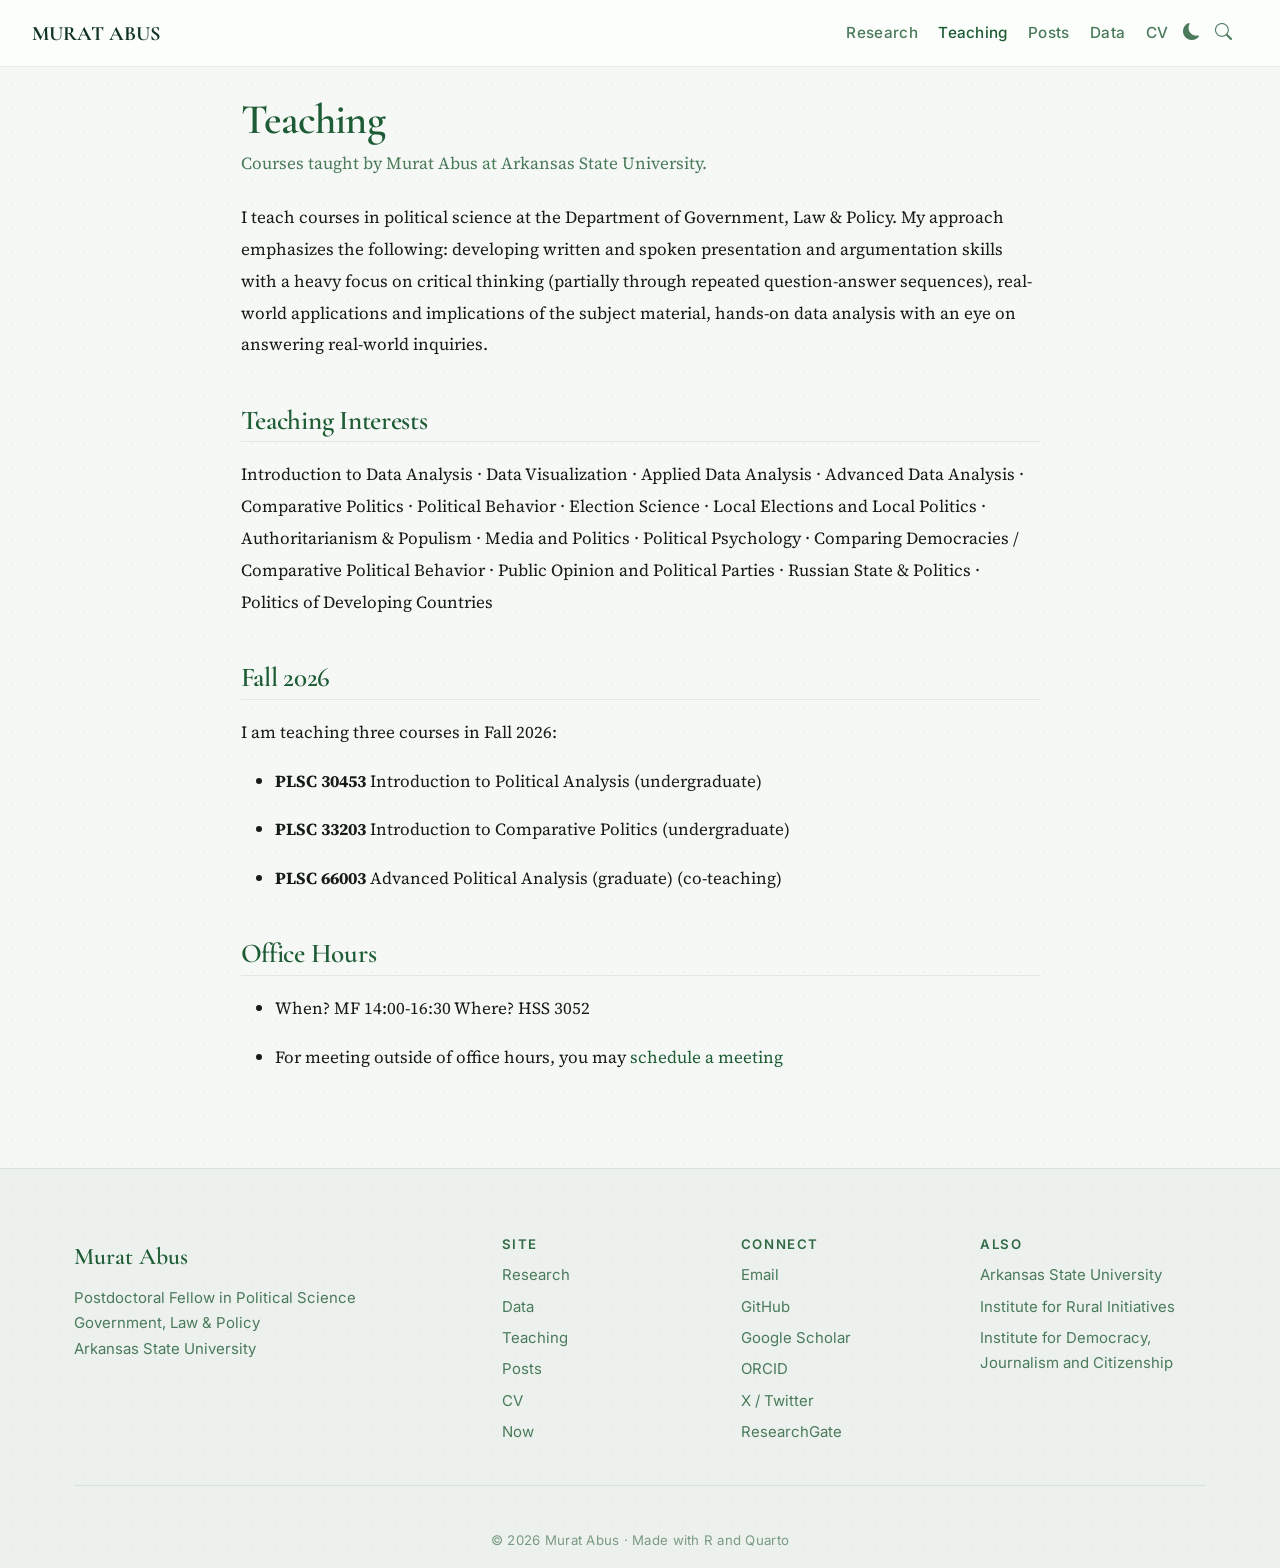
<file: docs/teaching.html>
<!DOCTYPE html>
<html xmlns="http://www.w3.org/1999/xhtml" lang="en" xml:lang="en"><head>

<meta charset="utf-8">
<meta name="generator" content="quarto-1.9.37">

<meta name="viewport" content="width=device-width, initial-scale=1.0, user-scalable=yes">


<title>Teaching – Murat Abus</title>
<style>
/* Default styles provided by pandoc.
** See https://pandoc.org/MANUAL.html#variables-for-html for config info.
*/
code{white-space: pre-wrap;}
span.smallcaps{font-variant: small-caps;}
div.columns{display: flex; gap: min(4vw, 1.5em);}
div.column{flex: auto; overflow-x: auto;}
div.hanging-indent{margin-left: 1.5em; text-indent: -1.5em;}
ul.task-list{list-style: none;}
ul.task-list li input[type="checkbox"] {
  width: 0.8em;
  margin: 0 0.8em 0.2em -1em; /* quarto-specific, see https://github.com/quarto-dev/quarto-cli/issues/4556 */ 
  vertical-align: middle;
}
</style>


<script src="site_libs/quarto-nav/quarto-nav.js"></script>
<script src="site_libs/clipboard/clipboard.min.js"></script>
<script src="site_libs/quarto-search/autocomplete.umd.js"></script>
<script src="site_libs/quarto-search/fuse.min.js"></script>
<script src="site_libs/quarto-search/quarto-search.js"></script>
<meta name="quarto:offset" content="./">
<link href="./favicon.ico" rel="icon">
<script src="site_libs/quarto-html/quarto.js" type="module"></script>
<script src="site_libs/quarto-html/tabsets/tabsets.js" type="module"></script>
<script src="site_libs/quarto-html/popper.min.js"></script>
<script src="site_libs/quarto-html/tippy.umd.min.js"></script>
<script src="site_libs/quarto-html/anchor.min.js"></script>
<link href="site_libs/quarto-html/tippy.css" rel="stylesheet">
<link href="site_libs/quarto-html/quarto-syntax-highlighting-7f8f88aac4f3542376d5c11b86a4c14d.css" rel="stylesheet" class="quarto-color-scheme" id="quarto-text-highlighting-styles">
<link href="site_libs/quarto-html/quarto-syntax-highlighting-dark-d0ae9245876894da5ac7e18953ecc5cc.css" rel="stylesheet" class="quarto-color-scheme quarto-color-alternate" id="quarto-text-highlighting-styles">
<link href="site_libs/quarto-html/quarto-syntax-highlighting-7f8f88aac4f3542376d5c11b86a4c14d.css" rel="stylesheet" class="quarto-color-scheme-extra" id="quarto-text-highlighting-styles">
<script src="site_libs/bootstrap/bootstrap.min.js"></script>
<link href="site_libs/bootstrap/bootstrap-icons.css" rel="stylesheet">
<link href="site_libs/bootstrap/bootstrap-416e27836db26bca6413101ed15d3d58.min.css" rel="stylesheet" append-hash="true" class="quarto-color-scheme" id="quarto-bootstrap" data-mode="light">
<link href="site_libs/bootstrap/bootstrap-dark-851051d9b36683405659597a38eb9fc2.min.css" rel="stylesheet" append-hash="true" class="quarto-color-scheme quarto-color-alternate" id="quarto-bootstrap" data-mode="dark">
<link href="site_libs/bootstrap/bootstrap-416e27836db26bca6413101ed15d3d58.min.css" rel="stylesheet" append-hash="true" class="quarto-color-scheme-extra" id="quarto-bootstrap" data-mode="light">
<script id="quarto-search-options" type="application/json">{
  "location": "navbar",
  "copy-button": false,
  "collapse-after": 3,
  "panel-placement": "end",
  "type": "overlay",
  "limit": 50,
  "keyboard-shortcut": [
    "f",
    "/",
    "s"
  ],
  "language": {
    "search-no-results-text": "No results",
    "search-matching-documents-text": "matching documents",
    "search-copy-link-title": "Copy link to search",
    "search-hide-matches-text": "Hide additional matches",
    "search-more-match-text": "more match in this document",
    "search-more-matches-text": "more matches in this document",
    "search-clear-button-title": "Clear",
    "search-text-placeholder": "",
    "search-detached-cancel-button-title": "Cancel",
    "search-submit-button-title": "Submit",
    "search-label": "Search"
  }
}</script>
<style>html{ scroll-behavior: smooth; }</style>


</head>

<body class="nav-fixed fullcontent quarto-light"><script id="quarto-html-before-body" type="application/javascript">
    const toggleBodyColorMode = (bsSheetEl) => {
      const mode = bsSheetEl.getAttribute("data-mode");
      const bodyEl = window.document.querySelector("body");
      if (mode === "dark") {
        bodyEl.classList.add("quarto-dark");
        bodyEl.classList.remove("quarto-light");
      } else {
        bodyEl.classList.add("quarto-light");
        bodyEl.classList.remove("quarto-dark");
      }
    }
    const toggleBodyColorPrimary = () => {
      const bsSheetEl = window.document.querySelector("link#quarto-bootstrap:not([rel=disabled-stylesheet])");
      if (bsSheetEl) {
        toggleBodyColorMode(bsSheetEl);
      }
    }
    const setColorSchemeToggle = (alternate) => {
      const toggles = window.document.querySelectorAll('.quarto-color-scheme-toggle');
      for (let i=0; i < toggles.length; i++) {
        const toggle = toggles[i];
        if (toggle) {
          if (alternate) {
            toggle.classList.add("alternate");
          } else {
            toggle.classList.remove("alternate");
          }
        }
      }
    };
    const toggleColorMode = (alternate) => {
      // Switch the stylesheets
      const primaryStylesheets = window.document.querySelectorAll('link.quarto-color-scheme:not(.quarto-color-alternate)');
      const alternateStylesheets = window.document.querySelectorAll('link.quarto-color-scheme.quarto-color-alternate');
      manageTransitions('#quarto-margin-sidebar .nav-link', false);
      if (alternate) {
        // note: dark is layered on light, we don't disable primary!
        enableStylesheet(alternateStylesheets);
        for (const sheetNode of alternateStylesheets) {
          if (sheetNode.id === "quarto-bootstrap") {
            toggleBodyColorMode(sheetNode);
          }
        }
      } else {
        disableStylesheet(alternateStylesheets);
        enableStylesheet(primaryStylesheets)
        toggleBodyColorPrimary();
      }
      manageTransitions('#quarto-margin-sidebar .nav-link', true);
      // Switch the toggles
      setColorSchemeToggle(alternate)
      // Hack to workaround the fact that safari doesn't
      // properly recolor the scrollbar when toggling (#1455)
      if (navigator.userAgent.indexOf('Safari') > 0 && navigator.userAgent.indexOf('Chrome') == -1) {
        manageTransitions("body", false);
        window.scrollTo(0, 1);
        setTimeout(() => {
          window.scrollTo(0, 0);
          manageTransitions("body", true);
        }, 40);
      }
    }
    const disableStylesheet = (stylesheets) => {
      for (let i=0; i < stylesheets.length; i++) {
        const stylesheet = stylesheets[i];
        stylesheet.rel = 'disabled-stylesheet';
      }
    }
    const enableStylesheet = (stylesheets) => {
      for (let i=0; i < stylesheets.length; i++) {
        const stylesheet = stylesheets[i];
        if(stylesheet.rel !== 'stylesheet') { // for Chrome, which will still FOUC without this check
          stylesheet.rel = 'stylesheet';
        }
      }
    }
    const manageTransitions = (selector, allowTransitions) => {
      const els = window.document.querySelectorAll(selector);
      for (let i=0; i < els.length; i++) {
        const el = els[i];
        if (allowTransitions) {
          el.classList.remove('notransition');
        } else {
          el.classList.add('notransition');
        }
      }
    }
    const isFileUrl = () => {
      return window.location.protocol === 'file:';
    }
    const hasAlternateSentinel = () => {
      let styleSentinel = getColorSchemeSentinel();
      if (styleSentinel !== null) {
        return styleSentinel === "alternate";
      } else {
        return false;
      }
    }
    const setStyleSentinel = (alternate) => {
      const value = alternate ? "alternate" : "default";
      if (!isFileUrl()) {
        window.localStorage.setItem("quarto-color-scheme", value);
      } else {
        localAlternateSentinel = value;
      }
    }
    const getColorSchemeSentinel = () => {
      if (!isFileUrl()) {
        const storageValue = window.localStorage.getItem("quarto-color-scheme");
        return storageValue != null ? storageValue : localAlternateSentinel;
      } else {
        return localAlternateSentinel;
      }
    }
    const toggleGiscusIfUsed = (isAlternate, darkModeDefault) => {
      const baseTheme = document.querySelector('#giscus-base-theme')?.value ?? 'light';
      const alternateTheme = document.querySelector('#giscus-alt-theme')?.value ?? 'dark';
      let newTheme = '';
      if(authorPrefersDark) {
        newTheme = isAlternate ? baseTheme : alternateTheme;
      } else {
        newTheme = isAlternate ? alternateTheme : baseTheme;
      }
      const changeGiscusTheme = () => {
        // From: https://github.com/giscus/giscus/issues/336
        const sendMessage = (message) => {
          const iframe = document.querySelector('iframe.giscus-frame');
          if (!iframe) return;
          iframe.contentWindow.postMessage({ giscus: message }, 'https://giscus.app');
        }
        sendMessage({
          setConfig: {
            theme: newTheme
          }
        });
      }
      const isGiscussLoaded = window.document.querySelector('iframe.giscus-frame') !== null;
      if (isGiscussLoaded) {
        changeGiscusTheme();
      }
    };
    const authorPrefersDark = false;
    const darkModeDefault = authorPrefersDark;
      document.querySelector('link#quarto-text-highlighting-styles.quarto-color-scheme-extra').rel = 'disabled-stylesheet';
      document.querySelector('link#quarto-bootstrap.quarto-color-scheme-extra').rel = 'disabled-stylesheet';
    let localAlternateSentinel = darkModeDefault ? 'alternate' : 'default';
    // Dark / light mode switch
    window.quartoToggleColorScheme = () => {
      // Read the current dark / light value
      let toAlternate = !hasAlternateSentinel();
      toggleColorMode(toAlternate);
      setStyleSentinel(toAlternate);
      toggleGiscusIfUsed(toAlternate, darkModeDefault);
      window.dispatchEvent(new Event('resize'));
    };
    // Switch to dark mode if need be
    if (hasAlternateSentinel()) {
      toggleColorMode(true);
    } else {
      toggleColorMode(false);
    }
  </script>

<div id="quarto-search-results"></div>
  <header id="quarto-header" class="headroom fixed-top">
    <nav class="navbar navbar-expand-lg " data-bs-theme="dark">
      <div class="navbar-container container-fluid">
      <div class="navbar-brand-container mx-auto">
    <a class="navbar-brand" href="./index.html">
    <span class="navbar-title">Murat Abus</span>
    </a>
  </div>
            <div id="quarto-search" class="" title="Search"></div>
          <button class="navbar-toggler" type="button" data-bs-toggle="collapse" data-bs-target="#navbarCollapse" aria-controls="navbarCollapse" role="menu" aria-expanded="false" aria-label="Toggle navigation" onclick="if (window.quartoToggleHeadroom) { window.quartoToggleHeadroom(); }">
  <span class="navbar-toggler-icon"></span>
</button>
          <div class="collapse navbar-collapse" id="navbarCollapse">
            <ul class="navbar-nav navbar-nav-scroll ms-auto">
  <li class="nav-item">
    <a class="nav-link" href="./research.html"> 
<span class="menu-text">Research</span></a>
  </li>  
  <li class="nav-item">
    <a class="nav-link active" href="./teaching.html" aria-current="page"> 
<span class="menu-text">Teaching</span></a>
  </li>  
  <li class="nav-item">
    <a class="nav-link" href="./posts/index.html"> 
<span class="menu-text">Posts</span></a>
  </li>  
  <li class="nav-item">
    <a class="nav-link" href="./data.html"> 
<span class="menu-text">Data</span></a>
  </li>  
  <li class="nav-item">
    <a class="nav-link" href="./uploads/cv-abus.pdf"> 
<span class="menu-text">CV</span></a>
  </li>  
</ul>
          </div> <!-- /navcollapse -->
            <div class="quarto-navbar-tools">
  <a href="" class="quarto-color-scheme-toggle quarto-navigation-tool  px-1" onclick="window.quartoToggleColorScheme(); return false;" title="Toggle dark mode"><i class="bi"></i></a>
</div>
      </div> <!-- /container-fluid -->
    </nav>
</header>
<!-- content -->
<div id="quarto-content" class="quarto-container page-columns page-rows-contents page-layout-article page-navbar">
<!-- sidebar -->
<!-- margin-sidebar -->
    
<!-- main -->
<main class="content" id="quarto-document-content">


<header id="title-block-header" class="quarto-title-block default">
<div class="quarto-title">
<h1 class="title">Teaching</h1>
<p class="subtitle lead">Courses taught by Murat Abus at Arkansas State University.</p>
</div>



<div class="quarto-title-meta">

    
  
    
  </div>
  


</header>


<p>I teach courses in political science at the Department of Government, Law &amp; Policy. My approach emphasizes the following: developing written and spoken presentation and argumentation skills with a heavy focus on critical thinking (partially through repeated question-answer sequences), real-world applications and implications of the subject material, hands-on data analysis with an eye on answering real-world inquiries.</p>
<section id="teaching-interests" class="level2">
<h2 class="anchored" data-anchor-id="teaching-interests">Teaching Interests</h2>
<p>Introduction to Data Analysis · Data Visualization · Applied Data Analysis · Advanced Data Analysis · Comparative Politics · Political Behavior · Election Science · Local Elections and Local Politics · Authoritarianism &amp; Populism · Media and Politics · Political Psychology · Comparing Democracies / Comparative Political Behavior · Public Opinion and Political Parties · Russian State &amp; Politics · Politics of Developing Countries</p>
</section>
<section id="fall-2026" class="level2">
<h2 class="anchored" data-anchor-id="fall-2026">Fall 2026</h2>
<p>I am teaching three courses in Fall 2026:</p>
<ul>
<li><p><strong>PLSC 30453</strong> Introduction to Political Analysis (undergraduate)</p></li>
<li><p><strong>PLSC 33203</strong> Introduction to Comparative Politics (undergraduate)</p></li>
<li><p><strong>PLSC 66003</strong> Advanced Political Analysis (graduate) (co-teaching)</p></li>
</ul>
</section>
<section id="office-hours" class="level2">
<h2 class="anchored" data-anchor-id="office-hours">Office Hours</h2>
<ul>
<li><p>When? MF 14:00-16:30 Where? HSS 3052</p></li>
<li><p>For meeting outside of office hours, you may <a href="https://outlook.office.com/bookwithme/user/746d194683be4d4c81655d3028861cb4@astate.edu?anonymous&amp;ismsaljsauthenabled&amp;ep=pcard">schedule a meeting</a></p></li>
</ul>


</section>

</main> <!-- /main -->
<script>
(function() {
  // Quarto renders <i class="bi"></i> for the toggle with no icon class.
  // We add bi-moon-fill (light mode) or bi-sun-fill (dark mode).
  function setToggleIcon() {
    var icon = document.querySelector('.quarto-color-scheme-toggle i.bi');
    if (!icon) return;
    var isDark = document.documentElement.classList.contains('quarto-dark') ||
                 document.body.classList.contains('quarto-dark') ||
                 document.documentElement.getAttribute('data-bs-theme') === 'dark';
    icon.className = isDark ? 'bi bi-sun-fill' : 'bi bi-moon-fill';
  }

  // Run on load
  document.addEventListener('DOMContentLoaded', setToggleIcon);

  // Run after toggle click
  document.addEventListener('click', function(e) {
    if (e.target.closest('.quarto-color-scheme-toggle')) {
      setTimeout(setToggleIcon, 50);
    }
  });
})();
</script>
<script>
(function() {
  function fixNavbarFont() {
    var navbars = document.querySelectorAll('.navbar');
    for (var i = 0; i < navbars.length; i++) {
      navbars[i].style.setProperty('font-size', '1.125rem', 'important');
    }
  }
  fixNavbarFont();
  window.addEventListener('load', fixNavbarFont);
  document.addEventListener('click', function(e) {
    if (e.target.closest('.quarto-color-scheme-toggle')) {
      setTimeout(fixNavbarFont, 100);
    }
  });
})();
</script>
<script id="quarto-html-after-body" type="application/javascript">
  window.document.addEventListener("DOMContentLoaded", function (event) {
    // Ensure there is a toggle, if there isn't float one in the top right
    if (window.document.querySelector('.quarto-color-scheme-toggle') === null) {
      const a = window.document.createElement('a');
      a.classList.add('top-right');
      a.classList.add('quarto-color-scheme-toggle');
      a.href = "";
      a.onclick = function() { try { window.quartoToggleColorScheme(); } catch {} return false; };
      const i = window.document.createElement("i");
      i.classList.add('bi');
      a.appendChild(i);
      window.document.body.appendChild(a);
    }
    setColorSchemeToggle(hasAlternateSentinel())
    const icon = "";
    const anchorJS = new window.AnchorJS();
    anchorJS.options = {
      placement: 'right',
      icon: icon
    };
    anchorJS.add('.anchored');
    const isCodeAnnotation = (el) => {
      for (const clz of el.classList) {
        if (clz.startsWith('code-annotation-')) {                     
          return true;
        }
      }
      return false;
    }
    const onCopySuccess = function(e) {
      // button target
      const button = e.trigger;
      // don't keep focus
      button.blur();
      // flash "checked"
      button.classList.add('code-copy-button-checked');
      var currentTitle = button.getAttribute("title");
      button.setAttribute("title", "Copied!");
      let tooltip;
      if (window.bootstrap) {
        button.setAttribute("data-bs-toggle", "tooltip");
        button.setAttribute("data-bs-placement", "left");
        button.setAttribute("data-bs-title", "Copied!");
        tooltip = new bootstrap.Tooltip(button, 
          { trigger: "manual", 
            customClass: "code-copy-button-tooltip",
            offset: [0, -8]});
        tooltip.show();    
      }
      setTimeout(function() {
        if (tooltip) {
          tooltip.hide();
          button.removeAttribute("data-bs-title");
          button.removeAttribute("data-bs-toggle");
          button.removeAttribute("data-bs-placement");
        }
        button.setAttribute("title", currentTitle);
        button.classList.remove('code-copy-button-checked');
      }, 1000);
      // clear code selection
      e.clearSelection();
    }
    const getTextToCopy = function(trigger) {
      const outerScaffold = trigger.parentElement.cloneNode(true);
      const codeEl = outerScaffold.querySelector('code');
      for (const childEl of codeEl.children) {
        if (isCodeAnnotation(childEl)) {
          childEl.remove();
        }
      }
      return codeEl.innerText;
    }
    const clipboard = new window.ClipboardJS('.code-copy-button:not([data-in-quarto-modal])', {
      text: getTextToCopy
    });
    clipboard.on('success', onCopySuccess);
    if (window.document.getElementById('quarto-embedded-source-code-modal')) {
      const clipboardModal = new window.ClipboardJS('.code-copy-button[data-in-quarto-modal]', {
        text: getTextToCopy,
        container: window.document.getElementById('quarto-embedded-source-code-modal')
      });
      clipboardModal.on('success', onCopySuccess);
    }
      var localhostRegex = new RegExp(/^(?:http|https):\/\/localhost\:?[0-9]*\//);
      var mailtoRegex = new RegExp(/^mailto:/);
        var filterRegex = new RegExp("https:\/\/muratabus\.com");
      var isInternal = (href) => {
          return filterRegex.test(href) || localhostRegex.test(href) || mailtoRegex.test(href);
      }
      // Inspect non-navigation links and adorn them if external
     var links = window.document.querySelectorAll('a[href]:not(.nav-link):not(.navbar-brand):not(.toc-action):not(.sidebar-link):not(.sidebar-item-toggle):not(.pagination-link):not(.no-external):not([aria-hidden]):not(.dropdown-item):not(.quarto-navigation-tool):not(.about-link)');
      for (var i=0; i<links.length; i++) {
        const link = links[i];
        if (!isInternal(link.href)) {
          // undo the damage that might have been done by quarto-nav.js in the case of
          // links that we want to consider external
          if (link.dataset.originalHref !== undefined) {
            link.href = link.dataset.originalHref;
          }
        }
      }
    function tippyHover(el, contentFn, onTriggerFn, onUntriggerFn) {
      const config = {
        allowHTML: true,
        maxWidth: 500,
        delay: 100,
        arrow: false,
        appendTo: function(el) {
            return el.parentElement;
        },
        interactive: true,
        interactiveBorder: 10,
        theme: 'quarto',
        placement: 'bottom-start',
      };
      if (contentFn) {
        config.content = contentFn;
      }
      if (onTriggerFn) {
        config.onTrigger = onTriggerFn;
      }
      if (onUntriggerFn) {
        config.onUntrigger = onUntriggerFn;
      }
      window.tippy(el, config); 
    }
    const noterefs = window.document.querySelectorAll('a[role="doc-noteref"]');
    for (var i=0; i<noterefs.length; i++) {
      const ref = noterefs[i];
      tippyHover(ref, function() {
        // use id or data attribute instead here
        let href = ref.getAttribute('data-footnote-href') || ref.getAttribute('href');
        try { href = new URL(href).hash; } catch {}
        const id = href.replace(/^#\/?/, "");
        const note = window.document.getElementById(id);
        if (note) {
          return note.innerHTML;
        } else {
          return "";
        }
      });
    }
    const xrefs = window.document.querySelectorAll('a.quarto-xref');
    const processXRef = (id, note) => {
      // Strip column container classes
      const stripColumnClz = (el) => {
        el.classList.remove("page-full", "page-columns");
        if (el.children) {
          for (const child of el.children) {
            stripColumnClz(child);
          }
        }
      }
      stripColumnClz(note)
      if (id === null || id.startsWith('sec-')) {
        // Special case sections, only their first couple elements
        const container = document.createElement("div");
        if (note.children && note.children.length > 2) {
          container.appendChild(note.children[0].cloneNode(true));
          for (let i = 1; i < note.children.length; i++) {
            const child = note.children[i];
            if (child.tagName === "P" && child.innerText === "") {
              continue;
            } else {
              container.appendChild(child.cloneNode(true));
              break;
            }
          }
          if (window.Quarto?.typesetMath) {
            window.Quarto.typesetMath(container);
          }
          return container.innerHTML
        } else {
          if (window.Quarto?.typesetMath) {
            window.Quarto.typesetMath(note);
          }
          return note.innerHTML;
        }
      } else {
        // Remove any anchor links if they are present
        const anchorLink = note.querySelector('a.anchorjs-link');
        if (anchorLink) {
          anchorLink.remove();
        }
        if (window.Quarto?.typesetMath) {
          window.Quarto.typesetMath(note);
        }
        if (note.classList.contains("callout")) {
          return note.outerHTML;
        } else {
          return note.innerHTML;
        }
      }
    }
    for (var i=0; i<xrefs.length; i++) {
      const xref = xrefs[i];
      tippyHover(xref, undefined, function(instance) {
        instance.disable();
        let url = xref.getAttribute('href');
        let hash = undefined; 
        if (url.startsWith('#')) {
          hash = url;
        } else {
          try { hash = new URL(url).hash; } catch {}
        }
        if (hash) {
          const id = hash.replace(/^#\/?/, "");
          const note = window.document.getElementById(id);
          if (note !== null) {
            try {
              const html = processXRef(id, note.cloneNode(true));
              instance.setContent(html);
            } finally {
              instance.enable();
              instance.show();
            }
          } else {
            // See if we can fetch this
            fetch(url.split('#')[0])
            .then(res => res.text())
            .then(html => {
              const parser = new DOMParser();
              const htmlDoc = parser.parseFromString(html, "text/html");
              const note = htmlDoc.getElementById(id);
              if (note !== null) {
                const html = processXRef(id, note);
                instance.setContent(html);
              } 
            }).finally(() => {
              instance.enable();
              instance.show();
            });
          }
        } else {
          // See if we can fetch a full url (with no hash to target)
          // This is a special case and we should probably do some content thinning / targeting
          fetch(url)
          .then(res => res.text())
          .then(html => {
            const parser = new DOMParser();
            const htmlDoc = parser.parseFromString(html, "text/html");
            const note = htmlDoc.querySelector('main.content');
            if (note !== null) {
              // This should only happen for chapter cross references
              // (since there is no id in the URL)
              // remove the first header
              if (note.children.length > 0 && note.children[0].tagName === "HEADER") {
                note.children[0].remove();
              }
              const html = processXRef(null, note);
              instance.setContent(html);
            } 
          }).finally(() => {
            instance.enable();
            instance.show();
          });
        }
      }, function(instance) {
      });
    }
        let selectedAnnoteEl;
        const selectorForAnnotation = ( cell, annotation) => {
          let cellAttr = 'data-code-cell="' + cell + '"';
          let lineAttr = 'data-code-annotation="' +  annotation + '"';
          const selector = 'span[' + cellAttr + '][' + lineAttr + ']';
          return selector;
        }
        const selectCodeLines = (annoteEl) => {
          const doc = window.document;
          const targetCell = annoteEl.getAttribute("data-target-cell");
          const targetAnnotation = annoteEl.getAttribute("data-target-annotation");
          const annoteSpan = window.document.querySelector(selectorForAnnotation(targetCell, targetAnnotation));
          const lines = annoteSpan.getAttribute("data-code-lines").split(",");
          const lineIds = lines.map((line) => {
            return targetCell + "-" + line;
          })
          let top = null;
          let height = null;
          let parent = null;
          if (lineIds.length > 0) {
              //compute the position of the single el (top and bottom and make a div)
              const el = window.document.getElementById(lineIds[0]);
              top = el.offsetTop;
              height = el.offsetHeight;
              parent = el.parentElement.parentElement;
            if (lineIds.length > 1) {
              const lastEl = window.document.getElementById(lineIds[lineIds.length - 1]);
              const bottom = lastEl.offsetTop + lastEl.offsetHeight;
              height = bottom - top;
            }
            if (top !== null && height !== null && parent !== null) {
              // cook up a div (if necessary) and position it 
              let div = window.document.getElementById("code-annotation-line-highlight");
              if (div === null) {
                div = window.document.createElement("div");
                div.setAttribute("id", "code-annotation-line-highlight");
                div.style.position = 'absolute';
                parent.appendChild(div);
              }
              div.style.top = top - 2 + "px";
              div.style.height = height + 4 + "px";
              div.style.left = 0;
              let gutterDiv = window.document.getElementById("code-annotation-line-highlight-gutter");
              if (gutterDiv === null) {
                gutterDiv = window.document.createElement("div");
                gutterDiv.setAttribute("id", "code-annotation-line-highlight-gutter");
                gutterDiv.style.position = 'absolute';
                const codeCell = window.document.getElementById(targetCell);
                const gutter = codeCell.querySelector('.code-annotation-gutter');
                gutter.appendChild(gutterDiv);
              }
              gutterDiv.style.top = top - 2 + "px";
              gutterDiv.style.height = height + 4 + "px";
            }
            selectedAnnoteEl = annoteEl;
          }
        };
        const unselectCodeLines = () => {
          const elementsIds = ["code-annotation-line-highlight", "code-annotation-line-highlight-gutter"];
          elementsIds.forEach((elId) => {
            const div = window.document.getElementById(elId);
            if (div) {
              div.remove();
            }
          });
          selectedAnnoteEl = undefined;
        };
          // Handle positioning of the toggle
      window.addEventListener(
        "resize",
        throttle(() => {
          elRect = undefined;
          if (selectedAnnoteEl) {
            selectCodeLines(selectedAnnoteEl);
          }
        }, 10)
      );
      function throttle(fn, ms) {
      let throttle = false;
      let timer;
        return (...args) => {
          if(!throttle) { // first call gets through
              fn.apply(this, args);
              throttle = true;
          } else { // all the others get throttled
              if(timer) clearTimeout(timer); // cancel #2
              timer = setTimeout(() => {
                fn.apply(this, args);
                timer = throttle = false;
              }, ms);
          }
        };
      }
        // Attach click handler to the DT
        const annoteDls = window.document.querySelectorAll('dt[data-target-cell]');
        for (const annoteDlNode of annoteDls) {
          annoteDlNode.addEventListener('click', (event) => {
            const clickedEl = event.target;
            if (clickedEl !== selectedAnnoteEl) {
              unselectCodeLines();
              const activeEl = window.document.querySelector('dt[data-target-cell].code-annotation-active');
              if (activeEl) {
                activeEl.classList.remove('code-annotation-active');
              }
              selectCodeLines(clickedEl);
              clickedEl.classList.add('code-annotation-active');
            } else {
              // Unselect the line
              unselectCodeLines();
              clickedEl.classList.remove('code-annotation-active');
            }
          });
        }
    const findCites = (el) => {
      const parentEl = el.parentElement;
      if (parentEl) {
        const cites = parentEl.dataset.cites;
        if (cites) {
          return {
            el,
            cites: cites.split(' ')
          };
        } else {
          return findCites(el.parentElement)
        }
      } else {
        return undefined;
      }
    };
    var bibliorefs = window.document.querySelectorAll('a[role="doc-biblioref"]');
    for (var i=0; i<bibliorefs.length; i++) {
      const ref = bibliorefs[i];
      const citeInfo = findCites(ref);
      if (citeInfo) {
        tippyHover(citeInfo.el, function() {
          var popup = window.document.createElement('div');
          citeInfo.cites.forEach(function(cite) {
            var citeDiv = window.document.createElement('div');
            citeDiv.classList.add('hanging-indent');
            citeDiv.classList.add('csl-entry');
            var biblioDiv = window.document.getElementById('ref-' + cite);
            if (biblioDiv) {
              citeDiv.innerHTML = biblioDiv.innerHTML;
            }
            popup.appendChild(citeDiv);
          });
          return popup.innerHTML;
        });
      }
    }
  });
  </script>
</div> <!-- /content -->
<footer class="footer">
  <div class="nav-footer">
    <div class="nav-footer-left">
<div class="site-footer">
<div class="footer-grid">
<div class="footer-col footer-col-about">
<p><strong>Murat Abus</strong> <br>Postdoctoral Fellow in Political Science <br>Government, Law &amp; Policy <br>Arkansas State University</p>
</div>
<section id="site" class="level4 footer-col">
<h4 data-anchor-id="site">Site</h4>
<ul>
<li><a href="research.html">Research</a></li>
<li><a href="data.html">Data</a></li>
<li><a href="teaching.html">Teaching</a></li>
<li><a href="posts/index.html">Posts</a></li>
<li><a href="uploads/cv-abus.pdf">CV</a></li>
<li><a href="now.html">Now</a></li>
</ul>
</section>
<section id="connect" class="level4 footer-col">
<h4 data-anchor-id="connect">Connect</h4>
<ul>
<li><a href="mailto:muabus@syr.edu">Email</a></li>
<li><a href="https://github.com/murabus">GitHub</a></li>
<li><a href="https://scholar.google.com/citations?user=U80XvUEAAAAJ&amp;hl=en&amp;oi=ao">Google Scholar</a></li>
<li><a href="https://orcid.org/0000-0002-0153-5010">ORCID</a></li>
<li><a href="https://twitter.com/muratabus">X / Twitter</a></li>
<li><a href="https://www.researchgate.net/profile/Murat-Abus">ResearchGate</a></li>
</ul>
</section>
<section id="also" class="level4 footer-col">
<h4 data-anchor-id="also">Also</h4>
<ul>
<li><a href="https://www.astate.edu">Arkansas State University</a></li>
<li><a href="https://www.astate.edu/research/institute-for-rural-initiatives.html">Institute for Rural Initiatives</a></li>
<li><a href="https://idjc.syracuse.edu/">Institute for Democracy, Journalism and Citizenship</a></li>
</ul>
</section>
</div>
</div>
<div class="footer-bottom">
<p><span>© 2026 Murat Abus · Made with <a href="https://www.r-project.org">R</a> and <a href="https://quarto.org">Quarto</a></span></p>
</div>
</div>   
    <div class="nav-footer-center">
      &nbsp;
    </div>
    <div class="nav-footer-right">
      &nbsp;
    </div>
  </div>
</footer>




<script src="site_libs/quarto-html/zenscroll-min.js"></script>
</body></html>
</file>
<file: docs/site_libs/quarto-html/tippy.css>
.tippy-box[data-animation=fade][data-state=hidden]{opacity:0}[data-tippy-root]{max-width:calc(100vw - 10px)}.tippy-box{position:relative;background-color:#333;color:#fff;border-radius:4px;font-size:14px;line-height:1.4;white-space:normal;outline:0;transition-property:transform,visibility,opacity}.tippy-box[data-placement^=top]>.tippy-arrow{bottom:0}.tippy-box[data-placement^=top]>.tippy-arrow:before{bottom:-7px;left:0;border-width:8px 8px 0;border-top-color:initial;transform-origin:center top}.tippy-box[data-placement^=bottom]>.tippy-arrow{top:0}.tippy-box[data-placement^=bottom]>.tippy-arrow:before{top:-7px;left:0;border-width:0 8px 8px;border-bottom-color:initial;transform-origin:center bottom}.tippy-box[data-placement^=left]>.tippy-arrow{right:0}.tippy-box[data-placement^=left]>.tippy-arrow:before{border-width:8px 0 8px 8px;border-left-color:initial;right:-7px;transform-origin:center left}.tippy-box[data-placement^=right]>.tippy-arrow{left:0}.tippy-box[data-placement^=right]>.tippy-arrow:before{left:-7px;border-width:8px 8px 8px 0;border-right-color:initial;transform-origin:center right}.tippy-box[data-inertia][data-state=visible]{transition-timing-function:cubic-bezier(.54,1.5,.38,1.11)}.tippy-arrow{width:16px;height:16px;color:#333}.tippy-arrow:before{content:"";position:absolute;border-color:transparent;border-style:solid}.tippy-content{position:relative;padding:5px 9px;z-index:1}
</file>
<file: docs/site_libs/quarto-html/quarto-syntax-highlighting-7f8f88aac4f3542376d5c11b86a4c14d.css>
/* quarto syntax highlight colors */
:root {
  --quarto-hl-ot-color: #003B4F;
  --quarto-hl-at-color: #657422;
  --quarto-hl-ss-color: #20794D;
  --quarto-hl-an-color: #5E5E5E;
  --quarto-hl-fu-color: #4758AB;
  --quarto-hl-st-color: #20794D;
  --quarto-hl-cf-color: #003B4F;
  --quarto-hl-op-color: #5E5E5E;
  --quarto-hl-er-color: #AD0000;
  --quarto-hl-bn-color: #AD0000;
  --quarto-hl-al-color: #AD0000;
  --quarto-hl-va-color: #111111;
  --quarto-hl-bu-color: inherit;
  --quarto-hl-ex-color: inherit;
  --quarto-hl-pp-color: #AD0000;
  --quarto-hl-in-color: #5E5E5E;
  --quarto-hl-vs-color: #20794D;
  --quarto-hl-wa-color: #5E5E5E;
  --quarto-hl-do-color: #5E5E5E;
  --quarto-hl-im-color: #00769E;
  --quarto-hl-ch-color: #20794D;
  --quarto-hl-dt-color: #AD0000;
  --quarto-hl-fl-color: #AD0000;
  --quarto-hl-co-color: #5E5E5E;
  --quarto-hl-cv-color: #5E5E5E;
  --quarto-hl-cn-color: #8f5902;
  --quarto-hl-sc-color: #5E5E5E;
  --quarto-hl-dv-color: #AD0000;
  --quarto-hl-kw-color: #003B4F;
}

/* other quarto variables */
:root {
  --quarto-font-monospace: SFMono-Regular, Menlo, Monaco, Consolas, "Liberation Mono", "Courier New", monospace;
}

/* syntax highlight based on Pandoc's rules */
pre > code.sourceCode > span {
  color: #003B4F;
}

code.sourceCode > span {
  color: #003B4F;
}

div.sourceCode,
div.sourceCode pre.sourceCode {
  color: #003B4F;
}

/* Normal */
code span {
  color: #003B4F;
}

/* Alert */
code span.al {
  color: #AD0000;
  font-style: inherit;
}

/* Annotation */
code span.an {
  color: #5E5E5E;
  font-style: inherit;
}

/* Attribute */
code span.at {
  color: #657422;
  font-style: inherit;
}

/* BaseN */
code span.bn {
  color: #AD0000;
  font-style: inherit;
}

/* BuiltIn */
code span.bu {
  font-style: inherit;
}

/* ControlFlow */
code span.cf {
  color: #003B4F;
  font-weight: bold;
  font-style: inherit;
}

/* Char */
code span.ch {
  color: #20794D;
  font-style: inherit;
}

/* Constant */
code span.cn {
  color: #8f5902;
  font-style: inherit;
}

/* Comment */
code span.co {
  color: #5E5E5E;
  font-style: inherit;
}

/* CommentVar */
code span.cv {
  color: #5E5E5E;
  font-style: italic;
}

/* Documentation */
code span.do {
  color: #5E5E5E;
  font-style: italic;
}

/* DataType */
code span.dt {
  color: #AD0000;
  font-style: inherit;
}

/* DecVal */
code span.dv {
  color: #AD0000;
  font-style: inherit;
}

/* Error */
code span.er {
  color: #AD0000;
  font-style: inherit;
}

/* Extension */
code span.ex {
  font-style: inherit;
}

/* Float */
code span.fl {
  color: #AD0000;
  font-style: inherit;
}

/* Function */
code span.fu {
  color: #4758AB;
  font-style: inherit;
}

/* Import */
code span.im {
  color: #00769E;
  font-style: inherit;
}

/* Information */
code span.in {
  color: #5E5E5E;
  font-style: inherit;
}

/* Keyword */
code span.kw {
  color: #003B4F;
  font-weight: bold;
  font-style: inherit;
}

/* Operator */
code span.op {
  color: #5E5E5E;
  font-style: inherit;
}

/* Other */
code span.ot {
  color: #003B4F;
  font-style: inherit;
}

/* Preprocessor */
code span.pp {
  color: #AD0000;
  font-style: inherit;
}

/* SpecialChar */
code span.sc {
  color: #5E5E5E;
  font-style: inherit;
}

/* SpecialString */
code span.ss {
  color: #20794D;
  font-style: inherit;
}

/* String */
code span.st {
  color: #20794D;
  font-style: inherit;
}

/* Variable */
code span.va {
  color: #111111;
  font-style: inherit;
}

/* VerbatimString */
code span.vs {
  color: #20794D;
  font-style: inherit;
}

/* Warning */
code span.wa {
  color: #5E5E5E;
  font-style: italic;
}

.prevent-inlining {
  content: "</";
}

/*# sourceMappingURL=789ad8cd35626ba772517505b42a116e.css.map */
</file>
<file: docs/site_libs/quarto-html/quarto-syntax-highlighting-dark-d0ae9245876894da5ac7e18953ecc5cc.css>
/* quarto syntax highlight colors */
:root {
  --quarto-hl-al-color: #f07178;
  --quarto-hl-an-color: #d4d0ab;
  --quarto-hl-at-color: #00e0e0;
  --quarto-hl-bn-color: #d4d0ab;
  --quarto-hl-bu-color: #abe338;
  --quarto-hl-ch-color: #abe338;
  --quarto-hl-co-color: #f8f8f2;
  --quarto-hl-cv-color: #ffd700;
  --quarto-hl-cn-color: #ffd700;
  --quarto-hl-cf-color: #ffa07a;
  --quarto-hl-dt-color: #ffa07a;
  --quarto-hl-dv-color: #d4d0ab;
  --quarto-hl-do-color: #f8f8f2;
  --quarto-hl-er-color: #f07178;
  --quarto-hl-ex-color: #00e0e0;
  --quarto-hl-fl-color: #d4d0ab;
  --quarto-hl-fu-color: #ffa07a;
  --quarto-hl-im-color: #abe338;
  --quarto-hl-in-color: #d4d0ab;
  --quarto-hl-kw-color: #ffa07a;
  --quarto-hl-op-color: #ffa07a;
  --quarto-hl-ot-color: #00e0e0;
  --quarto-hl-pp-color: #dcc6e0;
  --quarto-hl-re-color: #00e0e0;
  --quarto-hl-sc-color: #abe338;
  --quarto-hl-ss-color: #abe338;
  --quarto-hl-st-color: #abe338;
  --quarto-hl-va-color: #00e0e0;
  --quarto-hl-vs-color: #abe338;
  --quarto-hl-wa-color: #dcc6e0;
}

/* other quarto variables */
:root {
  --quarto-font-monospace: SFMono-Regular, Menlo, Monaco, Consolas, "Liberation Mono", "Courier New", monospace;
}

/* syntax highlight based on Pandoc's rules */
pre > code.sourceCode > span {
  color: #f8f8f2;
}

code.sourceCode > span {
  color: #f8f8f2;
}

div.sourceCode,
div.sourceCode pre.sourceCode {
  color: #f8f8f2;
}

/* Normal */
code span {
  color: #f8f8f2;
}

/* Alert */
code span.al {
  color: #f07178;
}

/* Annotation */
code span.an {
  color: #d4d0ab;
}

/* Attribute */
code span.at {
  color: #00e0e0;
}

/* BaseN */
code span.bn {
  color: #d4d0ab;
}

/* BuiltIn */
code span.bu {
  color: #abe338;
}

/* ControlFlow */
code span.cf {
  font-weight: bold;
  color: #ffa07a;
}

/* Char */
code span.ch {
  color: #abe338;
}

/* Constant */
code span.cn {
  color: #ffd700;
}

/* Comment */
code span.co {
  font-style: italic;
  color: #f8f8f2;
}

/* CommentVar */
code span.cv {
  color: #ffd700;
}

/* Documentation */
code span.do {
  color: #f8f8f2;
}

/* DataType */
code span.dt {
  color: #ffa07a;
}

/* DecVal */
code span.dv {
  color: #d4d0ab;
}

/* Error */
code span.er {
  color: #f07178;
  text-decoration: underline;
}

/* Extension */
code span.ex {
  font-weight: bold;
  color: #00e0e0;
}

/* Float */
code span.fl {
  color: #d4d0ab;
}

/* Function */
code span.fu {
  color: #ffa07a;
}

/* Import */
code span.im {
  color: #abe338;
}

/* Information */
code span.in {
  color: #d4d0ab;
}

/* Keyword */
code span.kw {
  font-weight: bold;
  color: #ffa07a;
}

/* Operator */
code span.op {
  color: #ffa07a;
}

/* Other */
code span.ot {
  color: #00e0e0;
}

/* Preprocessor */
code span.pp {
  color: #dcc6e0;
}

/* RegionMarker */
code span.re {
  background-color: #f8f8f2;
  color: #00e0e0;
}

/* SpecialChar */
code span.sc {
  color: #abe338;
}

/* SpecialString */
code span.ss {
  color: #abe338;
}

/* String */
code span.st {
  color: #abe338;
}

/* Variable */
code span.va {
  color: #00e0e0;
}

/* VerbatimString */
code span.vs {
  color: #abe338;
}

/* Warning */
code span.wa {
  color: #dcc6e0;
}

.prevent-inlining {
  content: "</";
}

/*# sourceMappingURL=e2dac9153eaf3c552d5043f9565d03d7.css.map */
</file>
